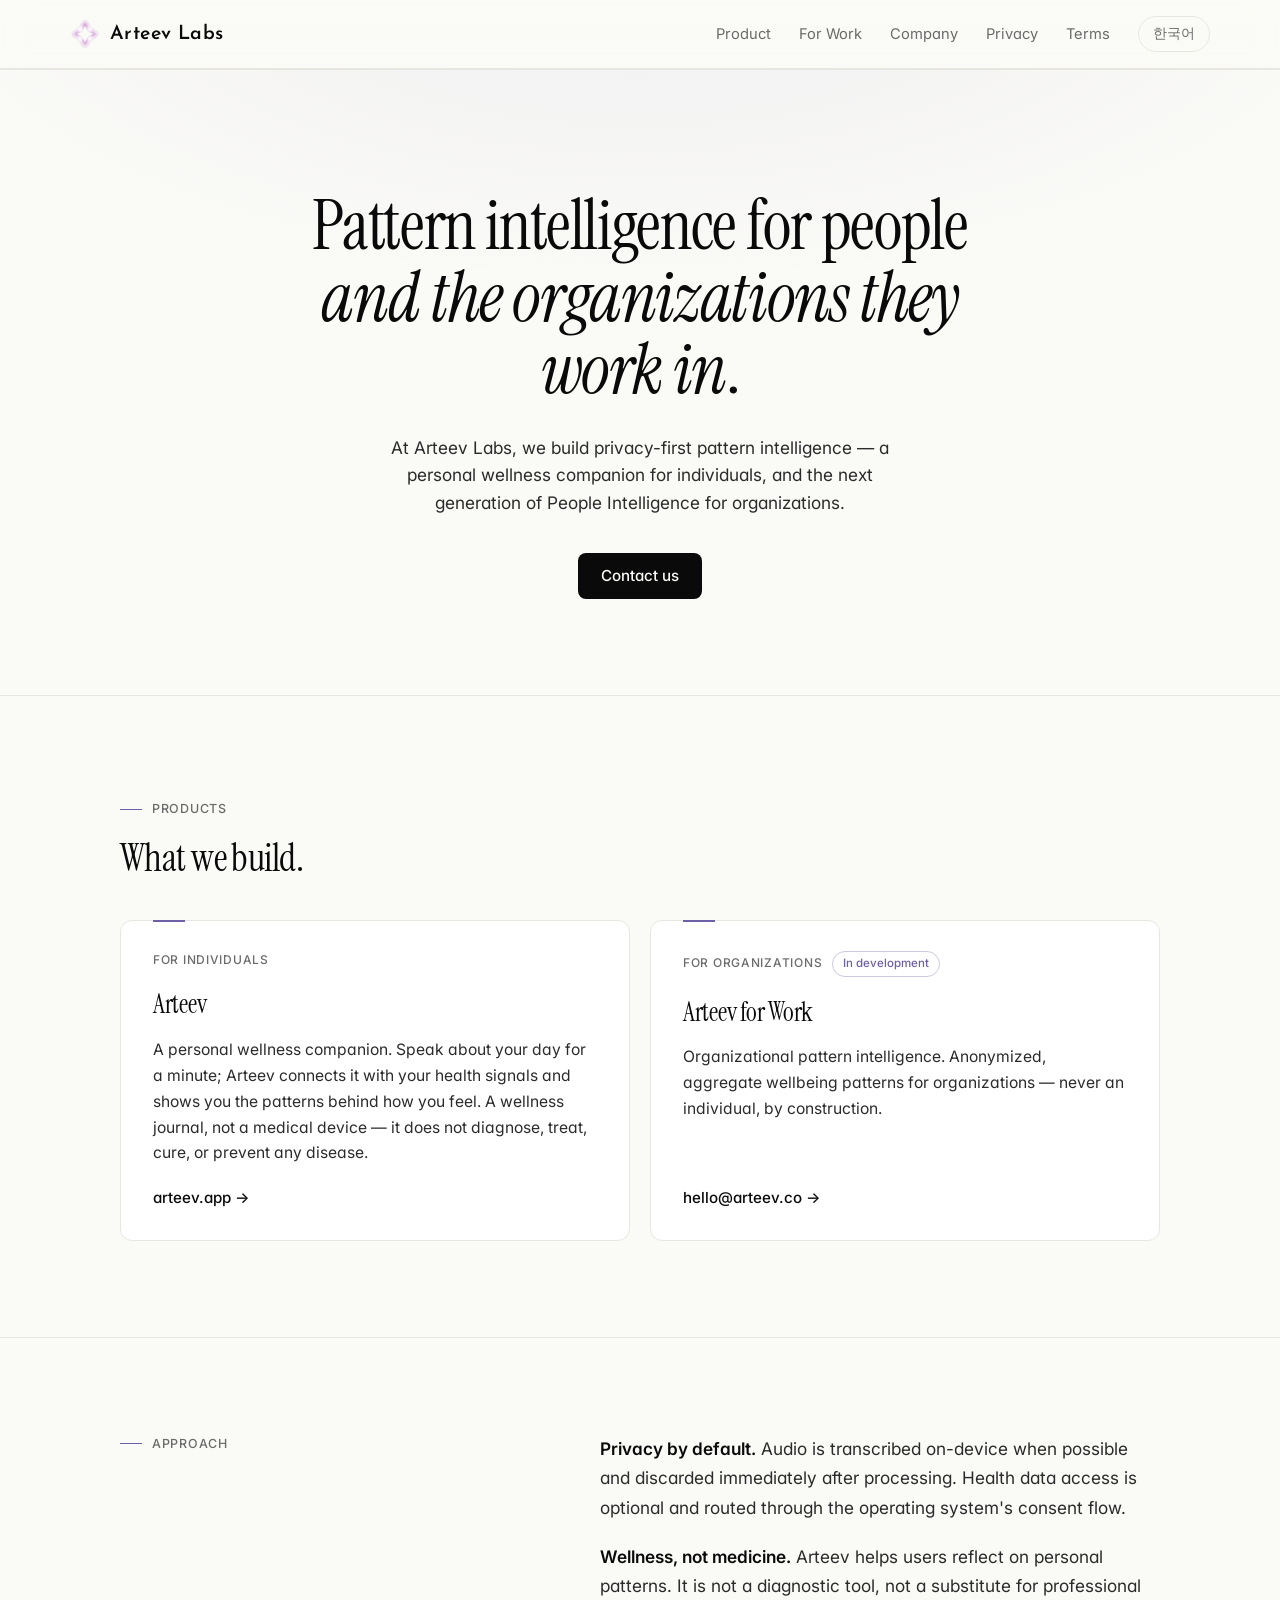
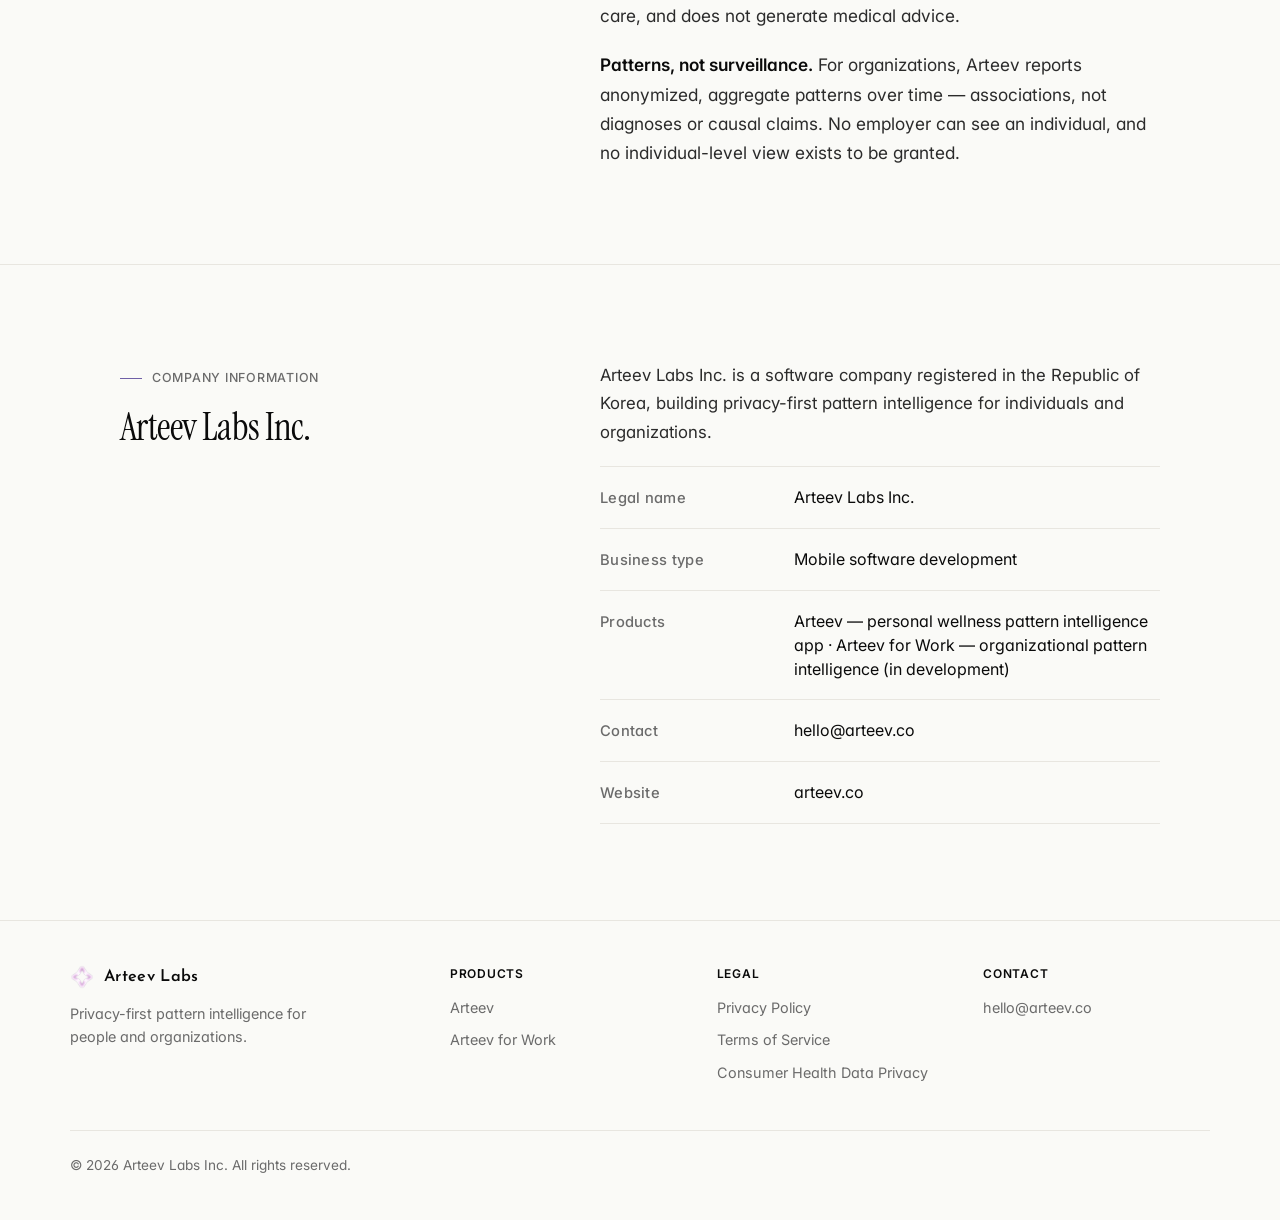
<file: index.html>
<!doctype html>
<html lang="en">
<head>
  <meta charset="utf-8">
  <meta name="viewport" content="width=device-width, initial-scale=1">
  <title>Arteev Labs Inc. | Pattern intelligence for people and organizations</title>
  <meta name="description" content="Arteev Labs Inc. builds privacy-first pattern intelligence: a personal wellness app for individuals, and the next generation of People Intelligence for organizations.">
  <link rel="canonical" href="https://arteev.co/">
  <link rel="alternate" hreflang="en" href="https://arteev.co/">
  <link rel="alternate" hreflang="ko" href="https://arteev.co/index-ko.html">
  <link rel="alternate" hreflang="x-default" href="https://arteev.co/">
  <script>
    (function() {
      var lang;
      try { lang = localStorage.getItem("arteev-lang"); } catch(e) {}
      if (lang === "ko") location.replace("index-ko.html");
    })();
  </script>
  <meta property="og:type" content="website">
  <meta property="og:url" content="https://arteev.co/">
  <meta property="og:title" content="Arteev Labs Inc. | Pattern intelligence for people and organizations">
  <meta property="og:description" content="Arteev Labs Inc. builds privacy-first pattern intelligence: a personal wellness app for individuals, and the next generation of People Intelligence for organizations.">
  <meta property="og:image" content="https://arteev.co/assets/favicon-180.png">
  <meta name="twitter:card" content="summary">
  <meta name="twitter:title" content="Arteev Labs Inc.">
  <meta name="twitter:description" content="Privacy-first pattern intelligence: a personal wellness app, and the next generation of People Intelligence for organizations.">
  <meta name="twitter:image" content="https://arteev.co/assets/favicon-180.png">
  <link rel="icon" type="image/png" sizes="32x32" href="assets/favicon-32.png?v=20260531d">
  <link rel="icon" type="image/png" sizes="16x16" href="assets/favicon-16.png?v=20260531d">
  <link rel="apple-touch-icon" sizes="180x180" href="assets/favicon-180.png?v=20260531d">
  <link rel="preconnect" href="https://fonts.googleapis.com">
  <link rel="preconnect" href="https://fonts.gstatic.com" crossorigin>
  <link href="https://fonts.googleapis.com/css2?family=Inter:wght@400;500;600;700&family=Instrument+Serif:ital@0;1&family=Josefin+Sans:wght@400;500;600&display=swap" rel="stylesheet">
  <link rel="stylesheet" href="styles.css?v=20260725b">
  <script type="application/ld+json">
  {
    "@context": "https://schema.org",
    "@type": "Organization",
    "name": "Arteev Labs Inc.",
    "url": "https://arteev.co/",
    "logo": "https://arteev.co/assets/favicon-180.png",
    "email": "hello@arteev.co",
    "description": "Arteev Labs Inc. builds privacy-first pattern intelligence: a personal wellness app for individuals, and the next generation of People Intelligence for organizations."
  }
  </script>
</head>
<body>
  <header class="site-header">
    <div class="container nav">
      <a class="brand" href="index.html" aria-label="Arteev Labs Inc. home">
        <img class="logo-mark" src="assets/iconA.png?v=20260531d" alt="">
        <span>Arteev Labs</span>
      </a>
      <nav class="nav-links" aria-label="Primary navigation">
        <a href="#product">Product</a>
        <a href="#work">For Work</a>
        <a href="#company">Company</a>
        <a href="privacy.html">Privacy</a>
        <a href="terms.html">Terms</a>
        <a href="index-ko.html" data-lang="ko" class="nav-lang" lang="ko">한국어</a>
      </nav>
    </div>
  </header>

  <main>
    <section class="hero">
      <div class="container">
        <div class="hero-inner">
          <h1>Pattern intelligence for people <em>and the organizations they work in</em>.</h1>
          <p class="hero-lead">
            At Arteev Labs, we build privacy-first pattern intelligence &mdash; a personal
            wellness companion for individuals, and the next generation of
            People&nbsp;Intelligence for organizations.
          </p>
          <div class="hero-actions">
            <a class="button primary" href="mailto:hello@arteev.co">Contact us</a>
          </div>
        </div>
      </div>
    </section>

    <section id="product">
      <div class="container">
        <div class="duo-heading reveal">
          <div class="section-eyebrow">Products</div>
          <h2>What we build.</h2>
        </div>
        <div class="duo reveal">
          <div class="duo-card">
            <div class="duo-card__meta">
              <span class="duo-card__eyebrow">For individuals</span>
            </div>
            <h3>Arteev</h3>
            <p>A personal wellness companion. Speak about your day for a minute; Arteev
            connects it with your health signals and shows you the patterns behind how you
            feel. A wellness journal, not a medical device &mdash; it does not diagnose,
            treat, cure, or prevent any disease.</p>
            <a class="text-link" href="https://arteev.app" target="_blank" rel="noopener">arteev.app &rarr;</a>
          </div>
          <div class="duo-card" id="work">
            <div class="duo-card__meta">
              <span class="duo-card__eyebrow">For organizations</span>
              <span class="status-badge">In development</span>
            </div>
            <h3>Arteev for Work</h3>
            <p>Organizational pattern intelligence. Anonymized, aggregate wellbeing
            patterns for organizations &mdash; never an individual, by construction.</p>
            <a class="text-link" href="mailto:hello@arteev.co">hello@arteev.co &rarr;</a>
          </div>
        </div>
      </div>
    </section>

    <section>
      <div class="container">
        <div class="mission reveal">
          <div class="mission-label">Approach</div>
          <div class="mission-body">
            <p>
              <strong>Privacy by default.</strong> Audio is transcribed on-device when possible and discarded
              immediately after processing. Health data access is optional and routed through the operating
              system's consent flow.
            </p>
            <p>
              <strong>Wellness, not medicine.</strong> Arteev helps users reflect on personal patterns. It is
              not a diagnostic tool, not a substitute for professional care, and does not generate medical
              advice.
            </p>
            <p>
              <strong>Patterns, not surveillance.</strong> For organizations, Arteev reports anonymized,
              aggregate patterns over time &mdash; associations, not diagnoses or causal claims. No employer
              can see an individual, and no individual-level view exists to be granted.
            </p>
          </div>
        </div>
      </div>
    </section>

    <section id="company">
      <div class="container">
        <div class="split reveal">
          <div class="split__head">
            <div class="section-eyebrow">Company information</div>
            <h2>Arteev Labs Inc.</h2>
          </div>
          <div class="split__body">
            <p>
              Arteev Labs Inc. is a software company registered in the Republic of Korea,
              building privacy-first pattern intelligence for individuals and organizations.
            </p>

            <div class="company-panel">
          <div class="company-row">
            <div class="company-label">Legal name</div>
            <div>Arteev Labs Inc.</div>
          </div>
          <div class="company-row">
            <div class="company-label">Business type</div>
            <div>Mobile software development</div>
          </div>
          <div class="company-row">
            <div class="company-label">Products</div>
            <div>Arteev &mdash; personal wellness pattern intelligence app &middot;
            Arteev for Work &mdash; organizational pattern intelligence (in development)</div>
          </div>
          <div class="company-row">
            <div class="company-label">Contact</div>
            <div><a href="mailto:hello@arteev.co">hello@arteev.co</a></div>
          </div>
          <div class="company-row">
            <div class="company-label">Website</div>
            <div><a href="https://arteev.co">arteev.co</a></div>
          </div>
            </div>
          </div>
        </div>
      </div>
    </section>
  </main>

  <footer class="site-footer">
    <div class="container">
      <div class="footer-top">
        <div>
          <div class="footer-brand">
            <img src="assets/iconA.png?v=20260531d" alt="">
            <span>Arteev Labs</span>
          </div>
          <p class="footer-desc">Privacy-first pattern intelligence for people and
          organizations.</p>
        </div>
        <div class="footer-col">
          <h4>Products</h4>
          <ul>
            <li><a href="https://arteev.app" target="_blank" rel="noopener">Arteev</a></li>
            <li><a href="#work">Arteev for Work</a></li>
          </ul>
        </div>
        <div class="footer-col">
          <h4>Legal</h4>
          <ul>
            <li><a href="privacy.html">Privacy Policy</a></li>
            <li><a href="terms.html">Terms of Service</a></li>
            <li><a href="consumer-health-data-privacy-en.html">Consumer Health Data Privacy</a></li>
          </ul>
        </div>
        <div class="footer-col">
          <h4>Contact</h4>
          <ul>
            <li><a href="mailto:hello@arteev.co">hello@arteev.co</a></li>
          </ul>
        </div>
      </div>
      <div class="footer-bottom">
        <div>&copy; <span id="year"></span> Arteev Labs Inc. All rights reserved.</div>
      </div>
    </div>
  </footer>

  <script>
    document.getElementById("year").textContent = new Date().getFullYear();
    document.querySelectorAll("[data-lang]").forEach(function(a) {
      a.addEventListener("click", function() {
        try { localStorage.setItem("arteev-lang", a.dataset.lang); } catch(e) {}
      });
    });
    (function() {
      if (window.matchMedia("(prefers-reduced-motion: reduce)").matches
          || !("IntersectionObserver" in window)) return;
      var els = Array.prototype.slice.call(document.querySelectorAll(".reveal"));
      var io = new IntersectionObserver(function(entries) {
        entries.forEach(function(e) {
          if (e.isIntersecting) {
            e.target.classList.add("reveal-in");
            io.unobserve(e.target);
          }
        });
      }, { threshold: 0.12 });
      els.forEach(function(el) {
        // Above-the-fold content is never hidden; fail-open below.
        if (el.getBoundingClientRect().top < window.innerHeight) return;
        el.classList.add("reveal-init");
        io.observe(el);
      });
      setTimeout(function() {
        els.forEach(function(el) { el.classList.add("reveal-in"); });
      }, 3000);
    })();
  </script>
</body>
</html>
</file>
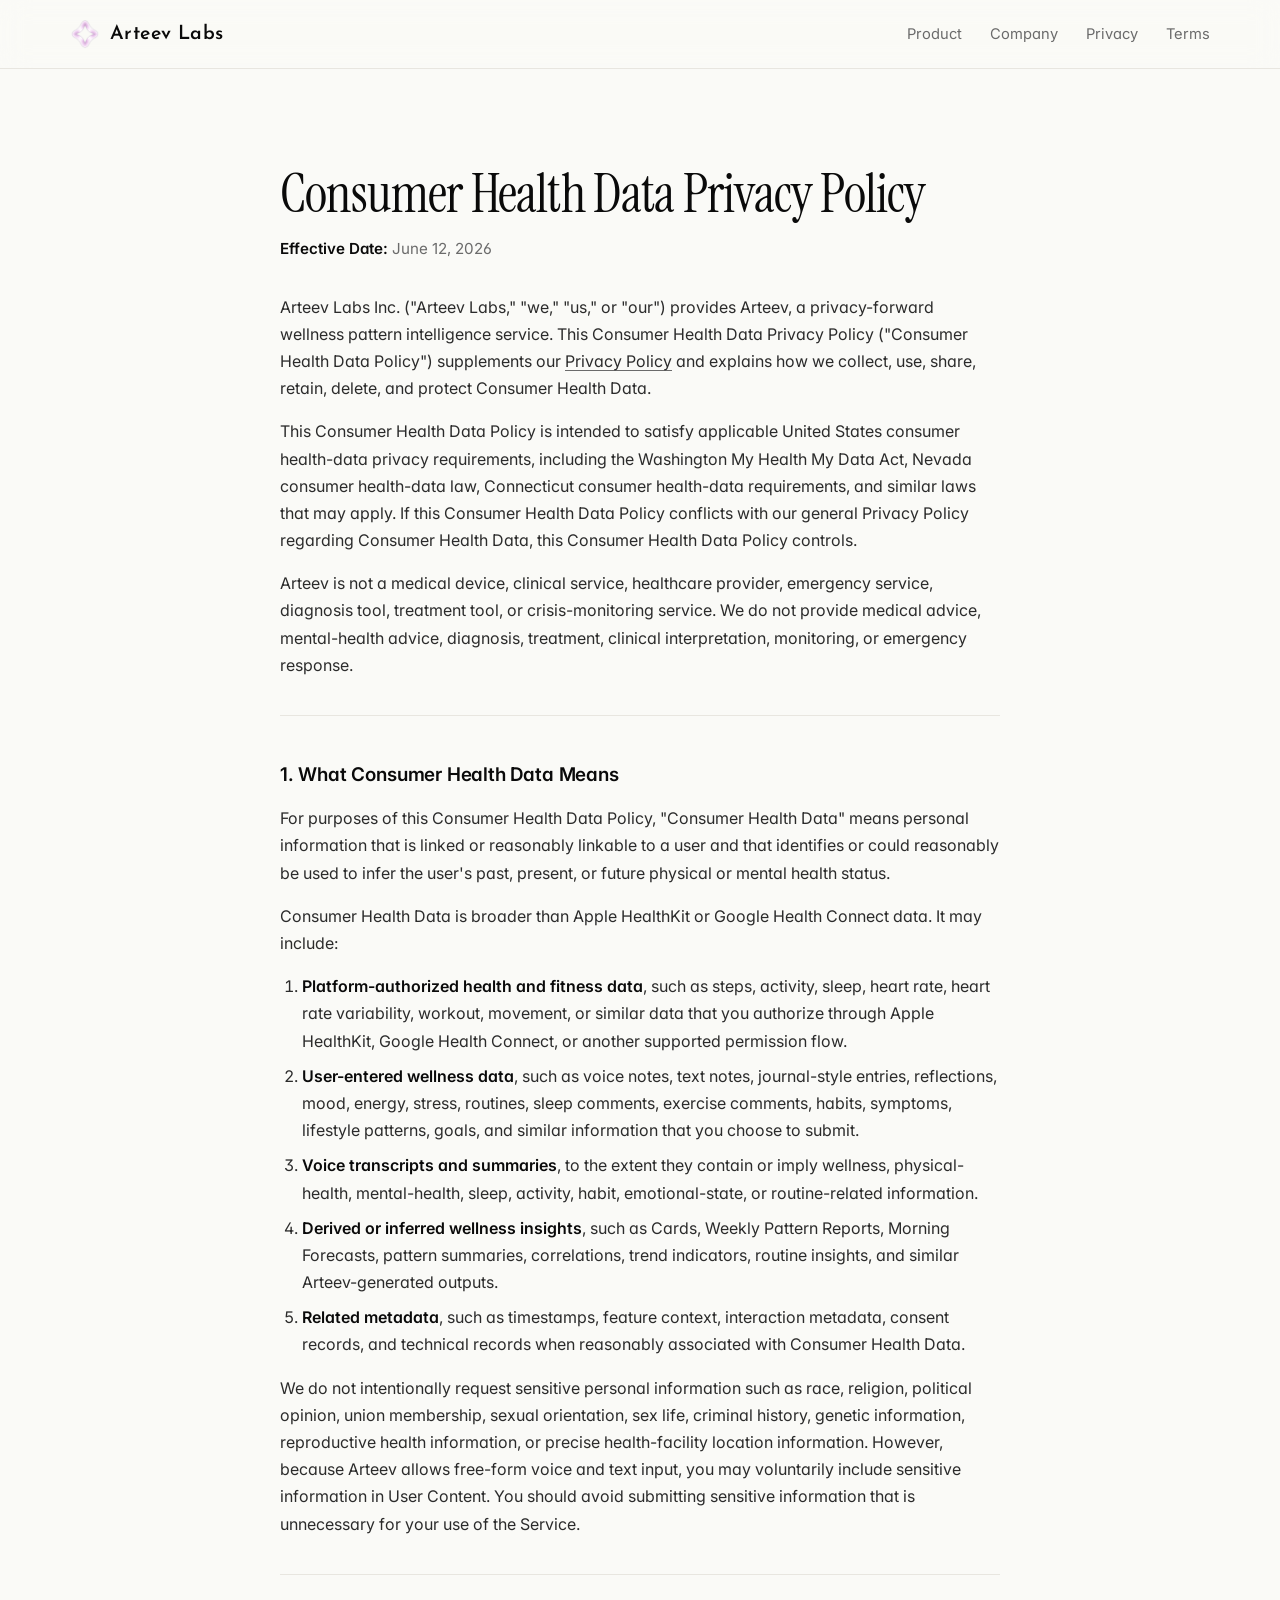
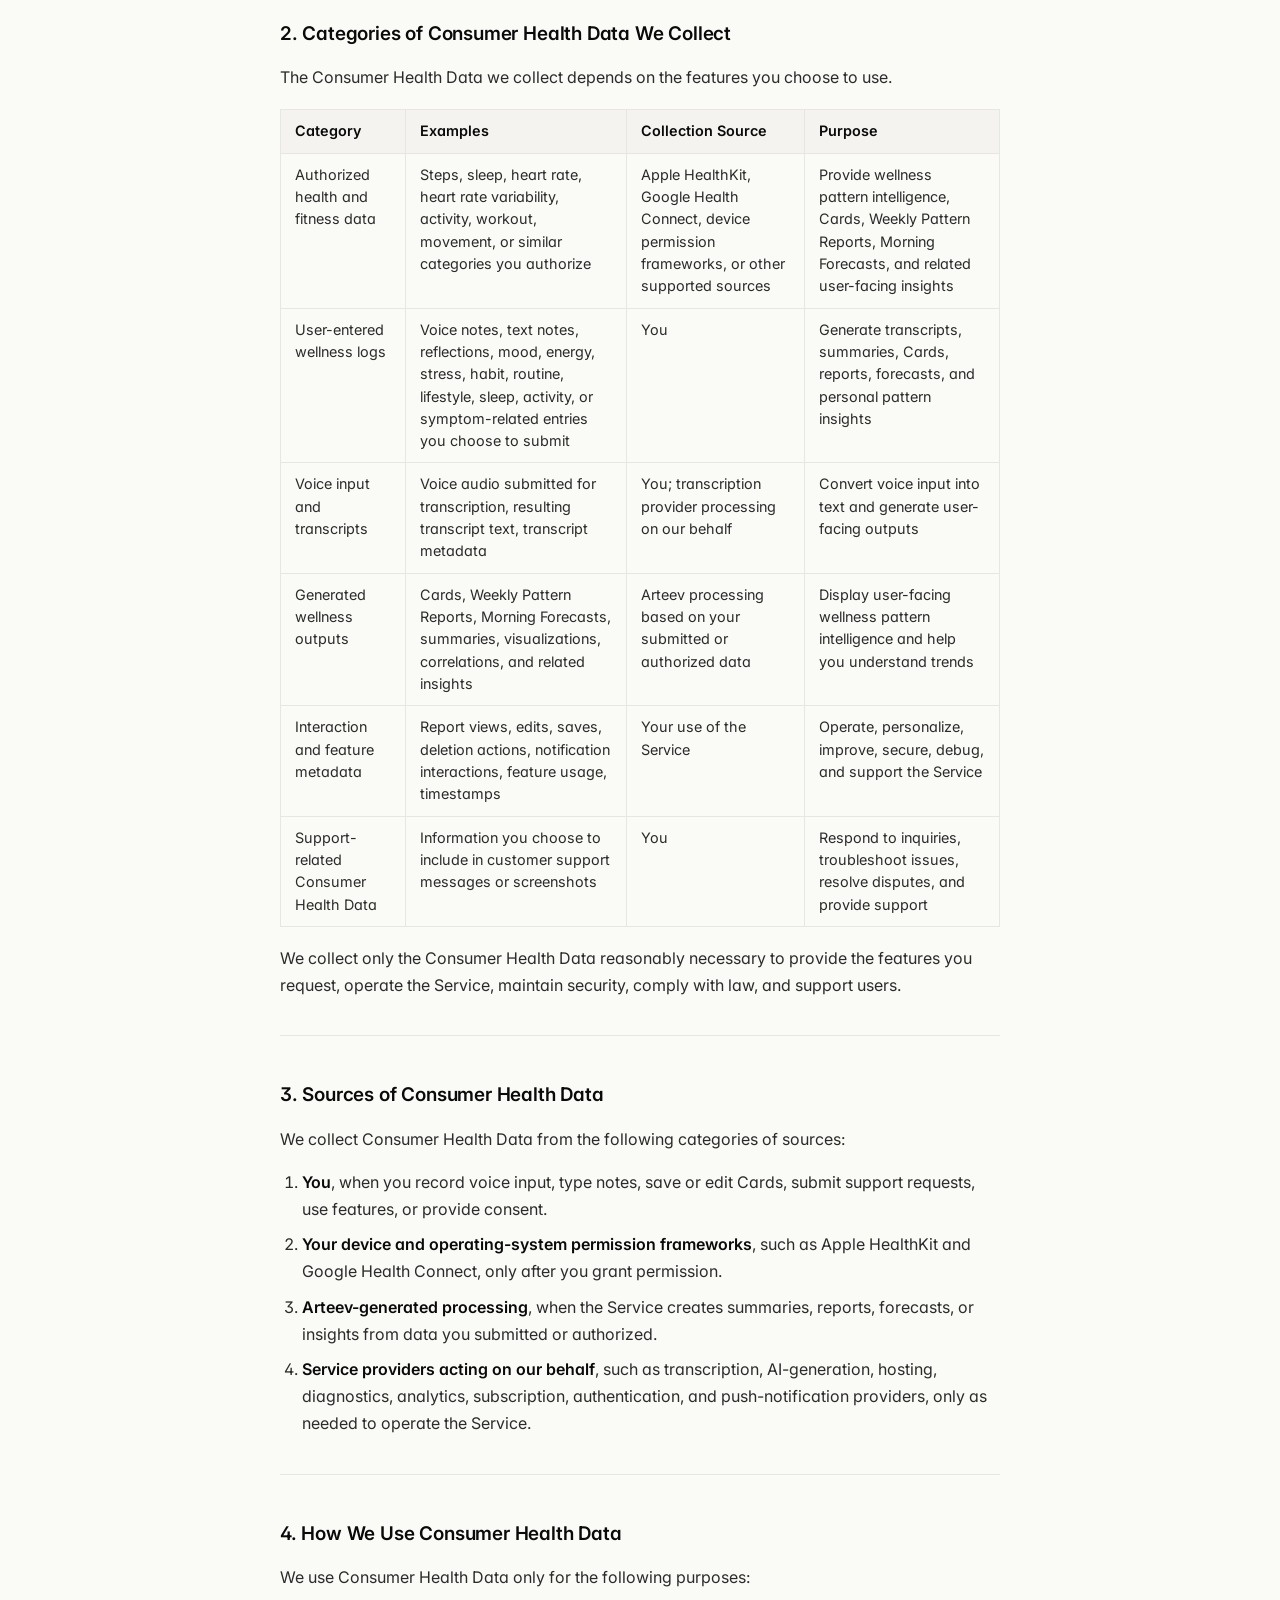
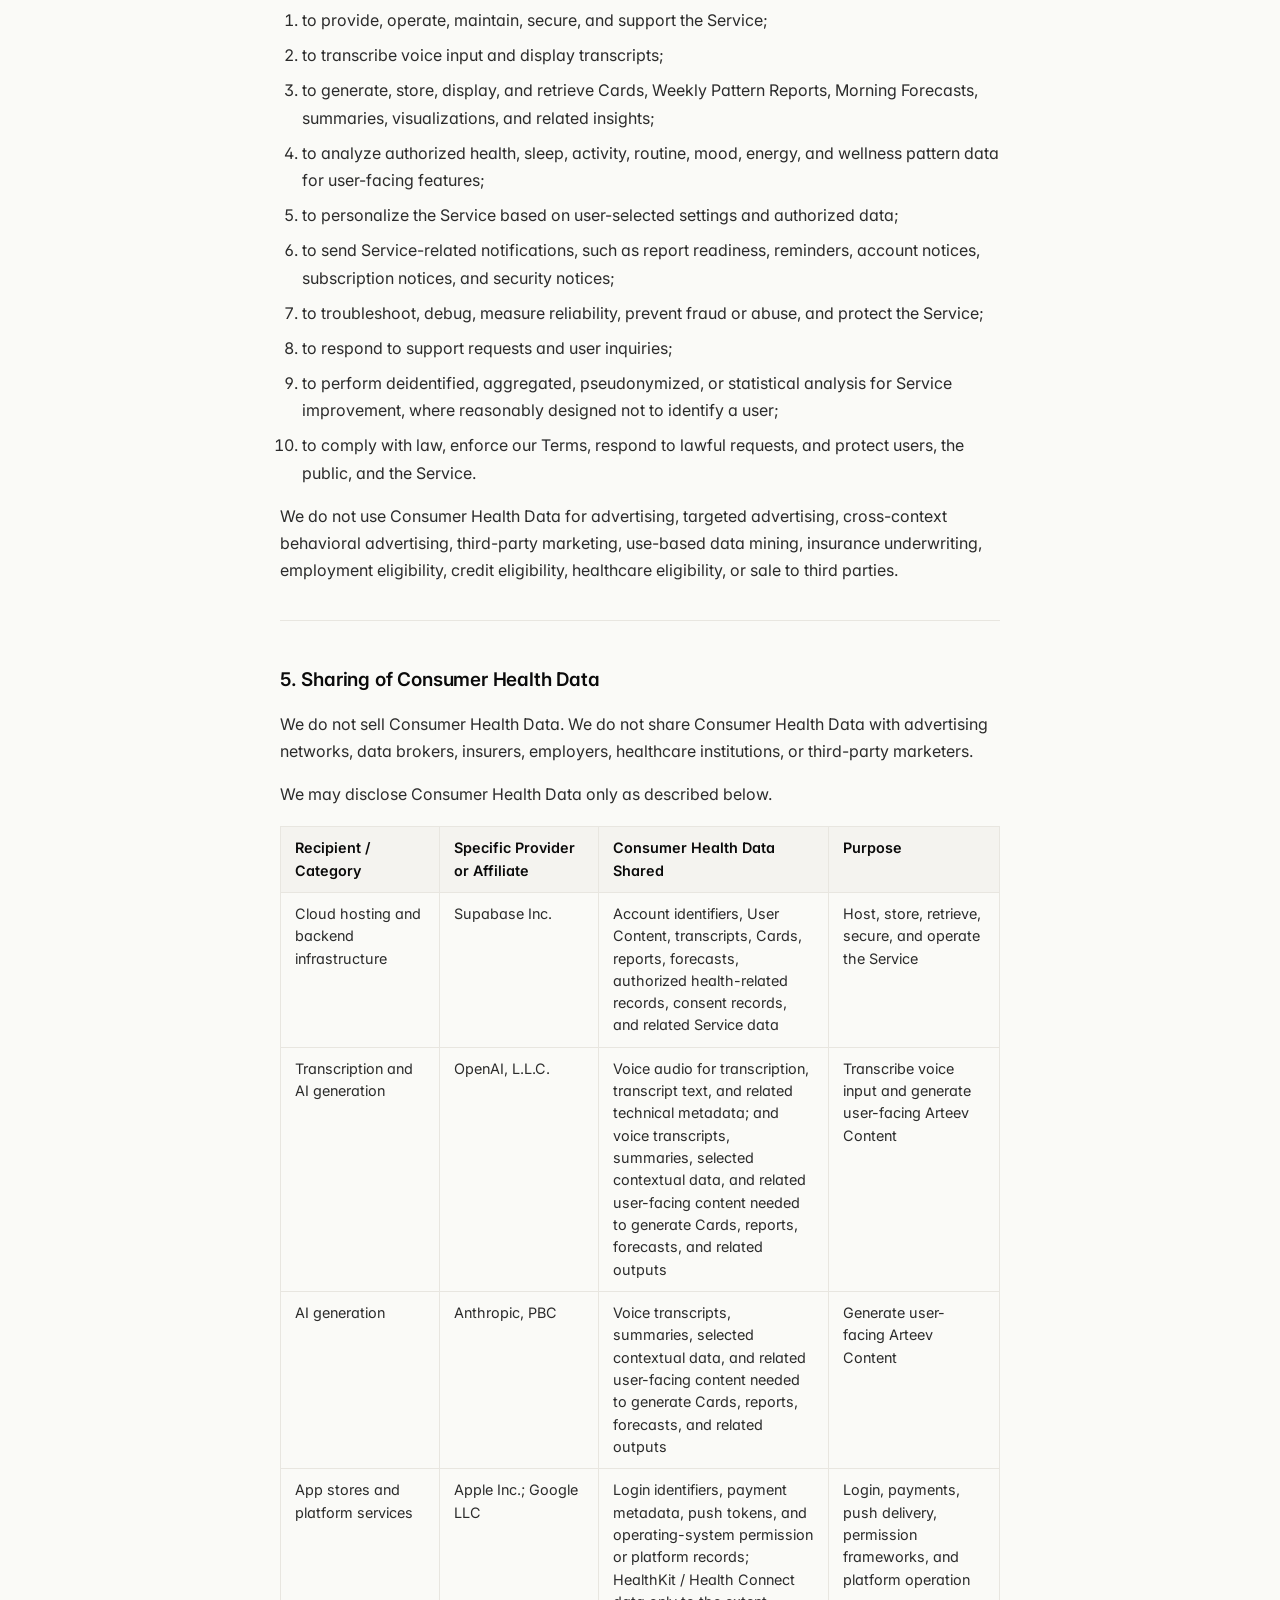
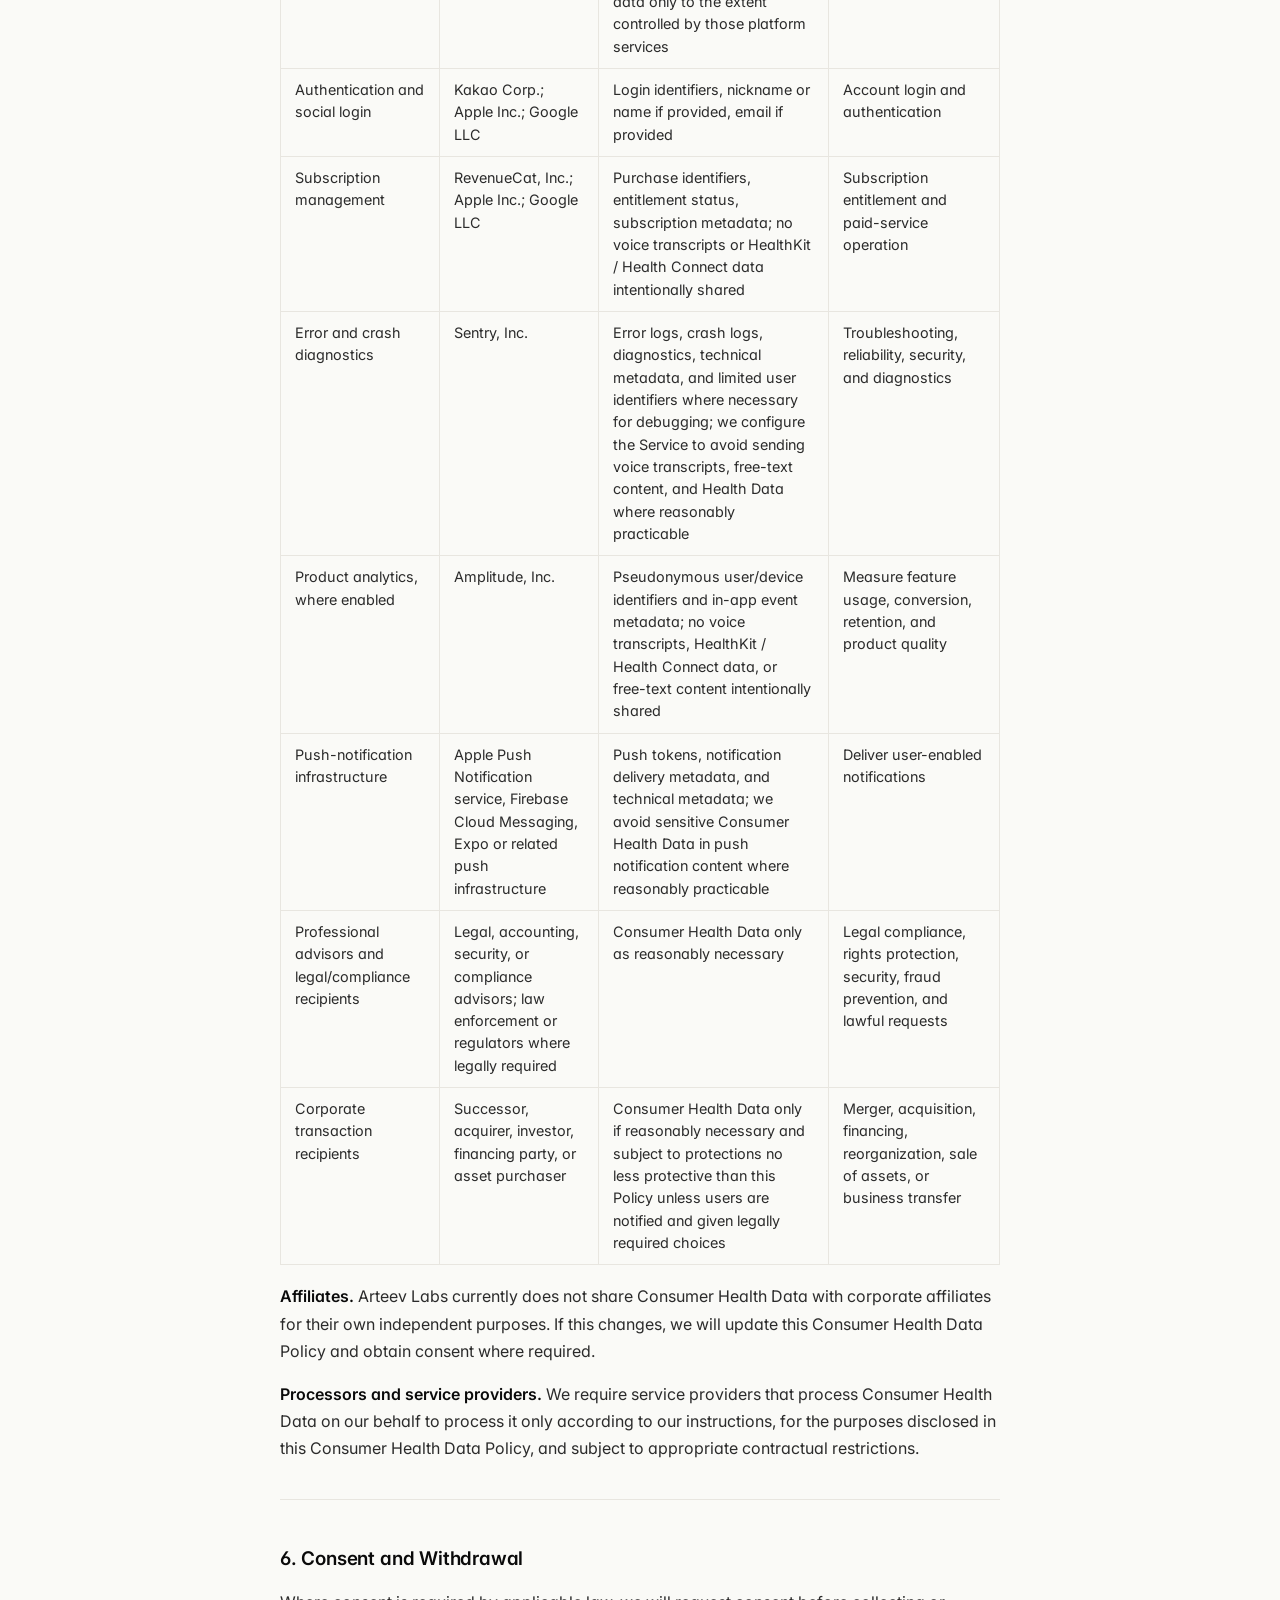
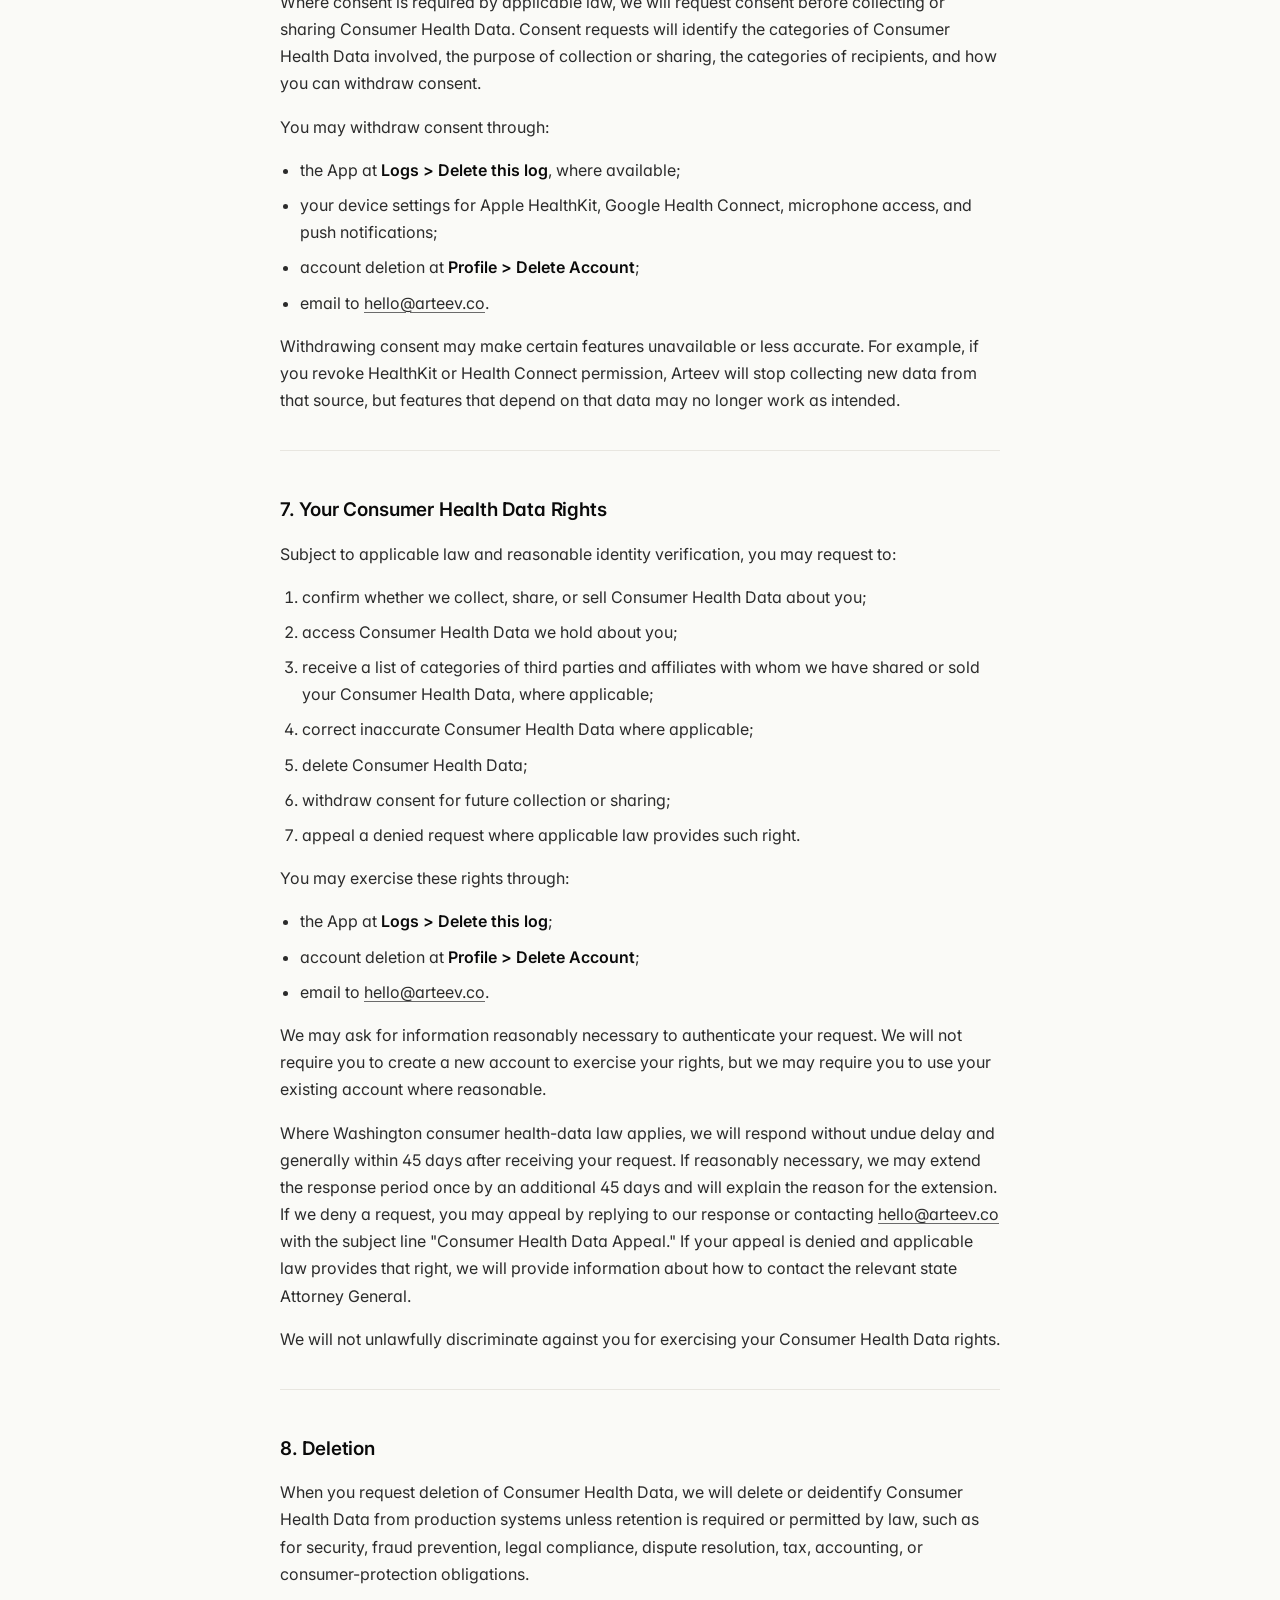
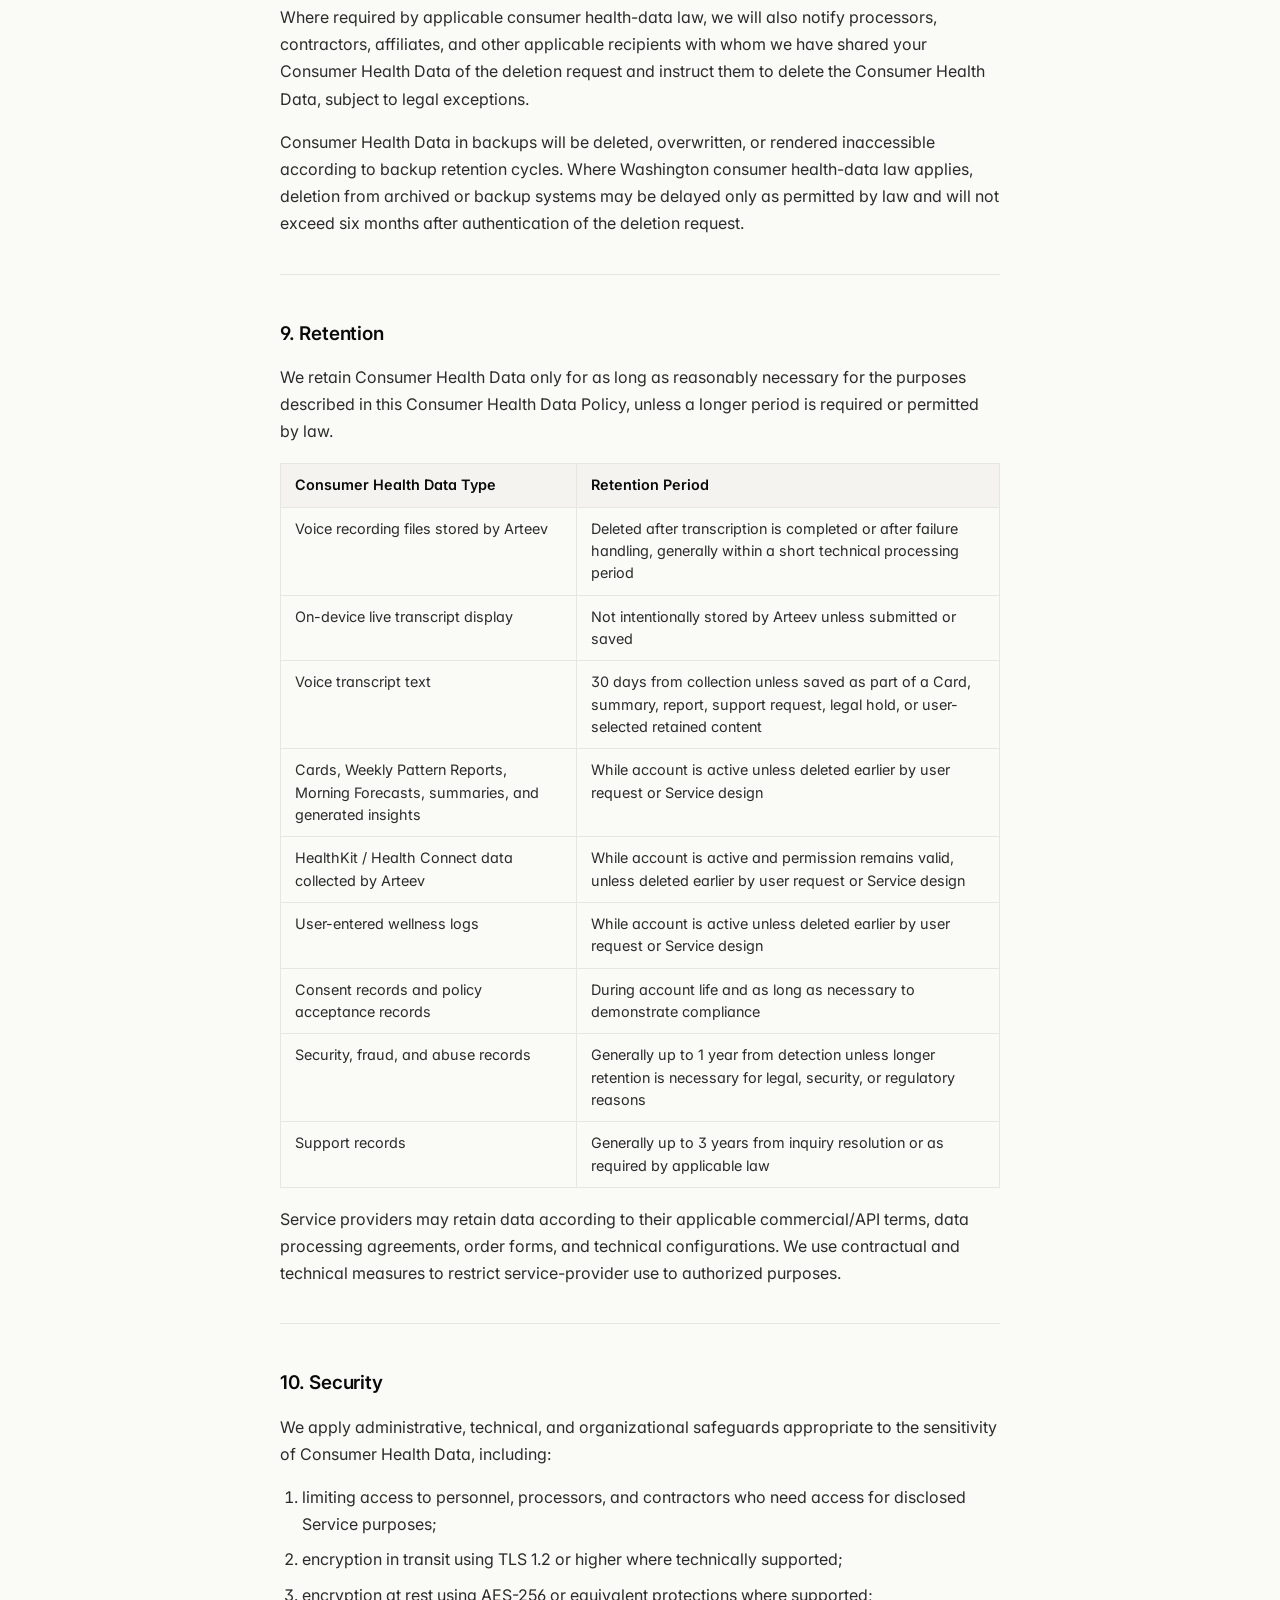
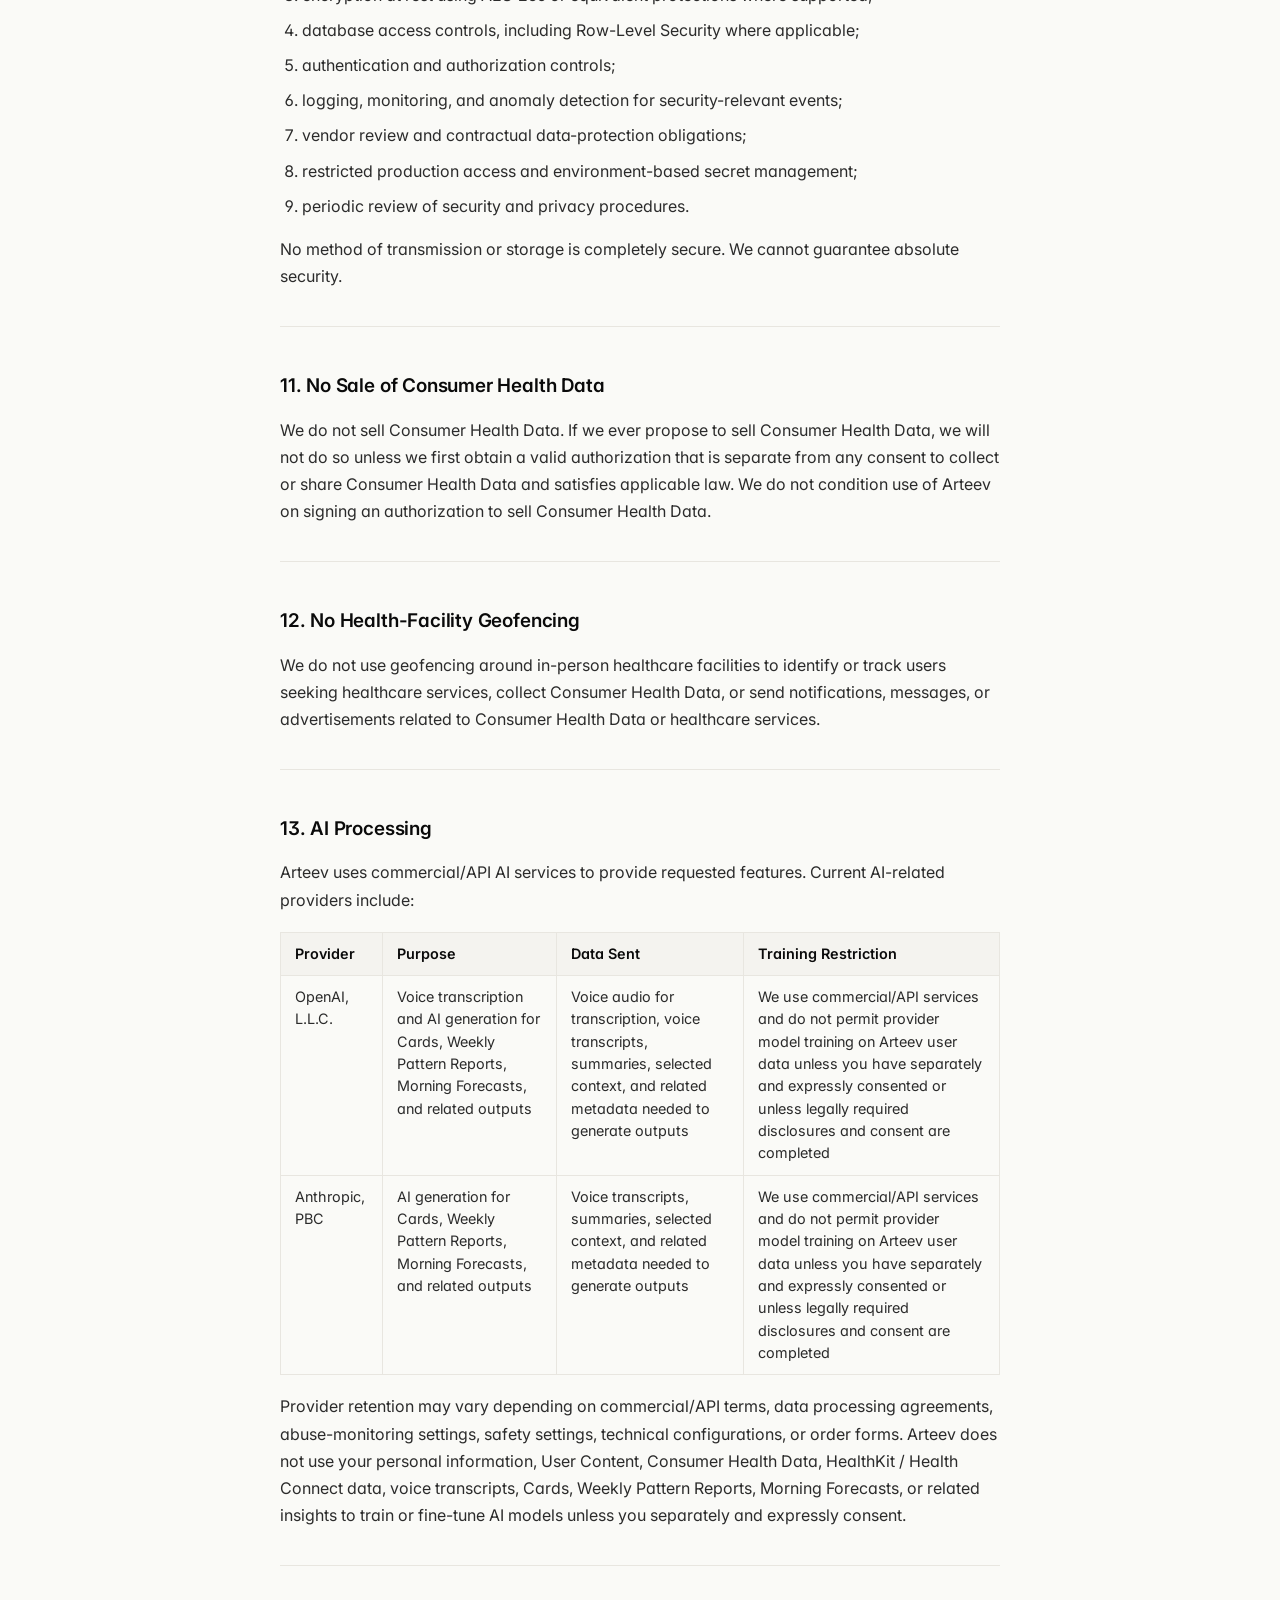
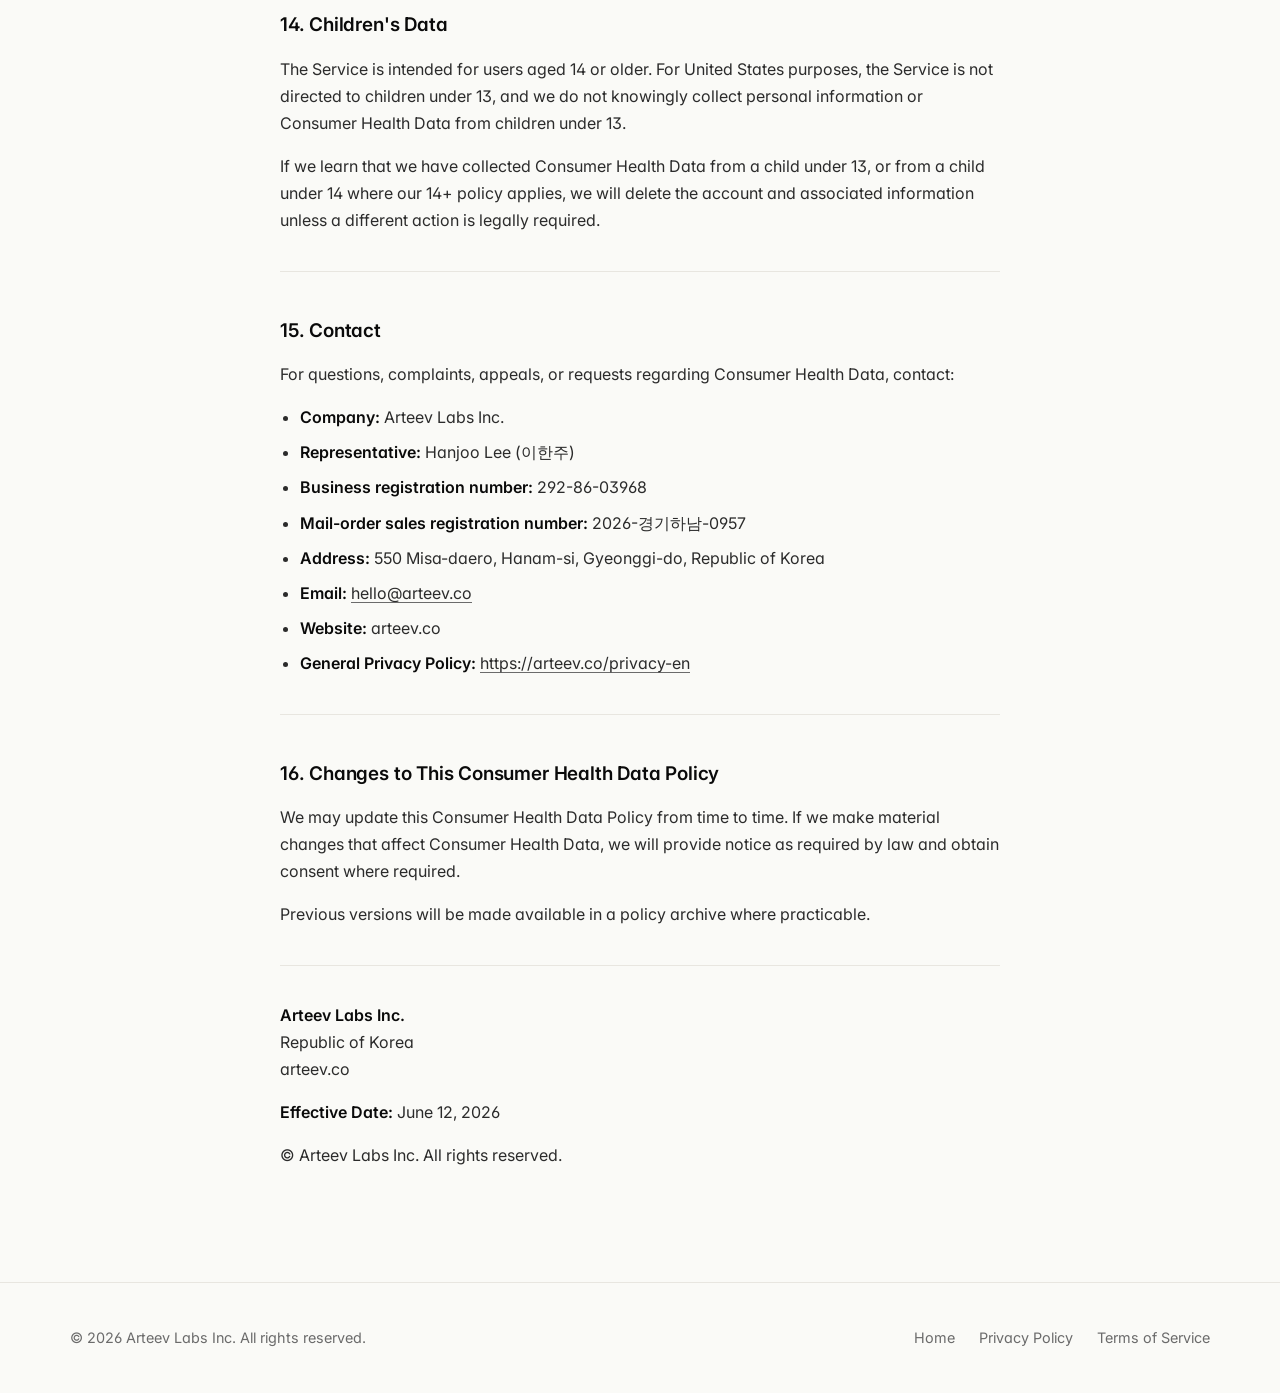
<file: consumer-health-data-privacy-en.html>
<!doctype html>
<html lang="en">
<head>
  <meta charset="utf-8">
  <meta name="viewport" content="width=device-width, initial-scale=1">
  <title>Consumer Health Data Privacy Policy | Arteev Labs Inc.</title>
  <meta name="description" content="Consumer Health Data Privacy Policy for Arteev Labs Inc.">
  <link rel="icon" type="image/png" sizes="32x32" href="assets/favicon-32.png?v=20260531d">
  <link rel="icon" type="image/png" sizes="16x16" href="assets/favicon-16.png?v=20260531d">
  <link rel="apple-touch-icon" sizes="180x180" href="assets/favicon-180.png?v=20260531d">
  <link rel="preconnect" href="https://fonts.googleapis.com">
  <link rel="preconnect" href="https://fonts.gstatic.com" crossorigin>
  <link href="https://fonts.googleapis.com/css2?family=Inter:wght@400;500;600;700&family=Instrument+Serif:ital@0;1&family=Josefin+Sans:wght@400;500;600&family=Noto+Sans+KR:wght@400;500;600;700&display=swap" rel="stylesheet">
  <link rel="stylesheet" href="styles.css?v=20260725b">
</head>
<body>
  <header class="site-header">
    <div class="container nav">
      <a class="brand" href="index.html" aria-label="Arteev Labs Inc. home">
        <img class="logo-mark" src="assets/iconA.png?v=20260531d" alt="">
        <span>Arteev Labs</span>
      </a>
      <nav class="nav-links" aria-label="Primary navigation">
        <a href="index.html#product">Product</a>
        <a href="index.html#company">Company</a>
        <a href="privacy.html">Privacy</a>
        <a href="terms.html">Terms</a>
      </nav>
    </div>
  </header>

  <main class="legal-page">
    <div class="container legal-content">

      <h1>Consumer Health Data Privacy Policy</h1>
      <p class="effective-date"><strong>Effective Date:</strong> June 12, 2026</p>

<p>Arteev Labs Inc. (&quot;Arteev Labs,&quot; &quot;we,&quot; &quot;us,&quot; or &quot;our&quot;) provides Arteev, a privacy-forward wellness pattern intelligence service. This Consumer Health Data Privacy Policy (&quot;Consumer Health Data Policy&quot;) supplements our <a href="privacy-en.html">Privacy Policy</a> and explains how we collect, use, share, retain, delete, and protect Consumer Health Data.</p>
<p>This Consumer Health Data Policy is intended to satisfy applicable United States consumer health-data privacy requirements, including the Washington My Health My Data Act, Nevada consumer health-data law, Connecticut consumer health-data requirements, and similar laws that may apply. If this Consumer Health Data Policy conflicts with our general Privacy Policy regarding Consumer Health Data, this Consumer Health Data Policy controls.</p>
<p>Arteev is not a medical device, clinical service, healthcare provider, emergency service, diagnosis tool, treatment tool, or crisis-monitoring service. We do not provide medical advice, mental-health advice, diagnosis, treatment, clinical interpretation, monitoring, or emergency response.</p>
<hr>
<h2>1. What Consumer Health Data Means</h2>
<p>For purposes of this Consumer Health Data Policy, &quot;Consumer Health Data&quot; means personal information that is linked or reasonably linkable to a user and that identifies or could reasonably be used to infer the user&#39;s past, present, or future physical or mental health status.</p>
<p>Consumer Health Data is broader than Apple HealthKit or Google Health Connect data. It may include:</p>
<ol>
<li><strong>Platform-authorized health and fitness data</strong>, such as steps, activity, sleep, heart rate, heart rate variability, workout, movement, or similar data that you authorize through Apple HealthKit, Google Health Connect, or another supported permission flow.</li>
<li><strong>User-entered wellness data</strong>, such as voice notes, text notes, journal-style entries, reflections, mood, energy, stress, routines, sleep comments, exercise comments, habits, symptoms, lifestyle patterns, goals, and similar information that you choose to submit.</li>
<li><strong>Voice transcripts and summaries</strong>, to the extent they contain or imply wellness, physical-health, mental-health, sleep, activity, habit, emotional-state, or routine-related information.</li>
<li><strong>Derived or inferred wellness insights</strong>, such as Cards, Weekly Pattern Reports, Morning Forecasts, pattern summaries, correlations, trend indicators, routine insights, and similar Arteev-generated outputs.</li>
<li><strong>Related metadata</strong>, such as timestamps, feature context, interaction metadata, consent records, and technical records when reasonably associated with Consumer Health Data.</li>
</ol>
<p>We do not intentionally request sensitive personal information such as race, religion, political opinion, union membership, sexual orientation, sex life, criminal history, genetic information, reproductive health information, or precise health-facility location information. However, because Arteev allows free-form voice and text input, you may voluntarily include sensitive information in User Content. You should avoid submitting sensitive information that is unnecessary for your use of the Service.</p>
<hr>
<h2>2. Categories of Consumer Health Data We Collect</h2>
<p>The Consumer Health Data we collect depends on the features you choose to use.</p>
<table>
<thead>
<tr>
<th>Category</th>
<th>Examples</th>
<th>Collection Source</th>
<th>Purpose</th>
</tr>
</thead>
<tbody><tr>
<td>Authorized health and fitness data</td>
<td>Steps, sleep, heart rate, heart rate variability, activity, workout, movement, or similar categories you authorize</td>
<td>Apple HealthKit, Google Health Connect, device permission frameworks, or other supported sources</td>
<td>Provide wellness pattern intelligence, Cards, Weekly Pattern Reports, Morning Forecasts, and related user-facing insights</td>
</tr>
<tr>
<td>User-entered wellness logs</td>
<td>Voice notes, text notes, reflections, mood, energy, stress, habit, routine, lifestyle, sleep, activity, or symptom-related entries you choose to submit</td>
<td>You</td>
<td>Generate transcripts, summaries, Cards, reports, forecasts, and personal pattern insights</td>
</tr>
<tr>
<td>Voice input and transcripts</td>
<td>Voice audio submitted for transcription, resulting transcript text, transcript metadata</td>
<td>You; transcription provider processing on our behalf</td>
<td>Convert voice input into text and generate user-facing outputs</td>
</tr>
<tr>
<td>Generated wellness outputs</td>
<td>Cards, Weekly Pattern Reports, Morning Forecasts, summaries, visualizations, correlations, and related insights</td>
<td>Arteev processing based on your submitted or authorized data</td>
<td>Display user-facing wellness pattern intelligence and help you understand trends</td>
</tr>
<tr>
<td>Interaction and feature metadata</td>
<td>Report views, edits, saves, deletion actions, notification interactions, feature usage, timestamps</td>
<td>Your use of the Service</td>
<td>Operate, personalize, improve, secure, debug, and support the Service</td>
</tr>
<tr>
<td>Support-related Consumer Health Data</td>
<td>Information you choose to include in customer support messages or screenshots</td>
<td>You</td>
<td>Respond to inquiries, troubleshoot issues, resolve disputes, and provide support</td>
</tr>
</tbody></table>
<p>We collect only the Consumer Health Data reasonably necessary to provide the features you request, operate the Service, maintain security, comply with law, and support users.</p>
<hr>
<h2>3. Sources of Consumer Health Data</h2>
<p>We collect Consumer Health Data from the following categories of sources:</p>
<ol>
<li><strong>You</strong>, when you record voice input, type notes, save or edit Cards, submit support requests, use features, or provide consent.</li>
<li><strong>Your device and operating-system permission frameworks</strong>, such as Apple HealthKit and Google Health Connect, only after you grant permission.</li>
<li><strong>Arteev-generated processing</strong>, when the Service creates summaries, reports, forecasts, or insights from data you submitted or authorized.</li>
<li><strong>Service providers acting on our behalf</strong>, such as transcription, AI-generation, hosting, diagnostics, analytics, subscription, authentication, and push-notification providers, only as needed to operate the Service.</li>
</ol>
<hr>
<h2>4. How We Use Consumer Health Data</h2>
<p>We use Consumer Health Data only for the following purposes:</p>
<ol>
<li>to provide, operate, maintain, secure, and support the Service;</li>
<li>to transcribe voice input and display transcripts;</li>
<li>to generate, store, display, and retrieve Cards, Weekly Pattern Reports, Morning Forecasts, summaries, visualizations, and related insights;</li>
<li>to analyze authorized health, sleep, activity, routine, mood, energy, and wellness pattern data for user-facing features;</li>
<li>to personalize the Service based on user-selected settings and authorized data;</li>
<li>to send Service-related notifications, such as report readiness, reminders, account notices, subscription notices, and security notices;</li>
<li>to troubleshoot, debug, measure reliability, prevent fraud or abuse, and protect the Service;</li>
<li>to respond to support requests and user inquiries;</li>
<li>to perform deidentified, aggregated, pseudonymized, or statistical analysis for Service improvement, where reasonably designed not to identify a user;</li>
<li>to comply with law, enforce our Terms, respond to lawful requests, and protect users, the public, and the Service.</li>
</ol>
<p>We do not use Consumer Health Data for advertising, targeted advertising, cross-context behavioral advertising, third-party marketing, use-based data mining, insurance underwriting, employment eligibility, credit eligibility, healthcare eligibility, or sale to third parties.</p>
<hr>
<h2>5. Sharing of Consumer Health Data</h2>
<p>We do not sell Consumer Health Data. We do not share Consumer Health Data with advertising networks, data brokers, insurers, employers, healthcare institutions, or third-party marketers.</p>
<p>We may disclose Consumer Health Data only as described below.</p>
<table>
<thead>
<tr>
<th>Recipient / Category</th>
<th>Specific Provider or Affiliate</th>
<th>Consumer Health Data Shared</th>
<th>Purpose</th>
</tr>
</thead>
<tbody><tr>
<td>Cloud hosting and backend infrastructure</td>
<td>Supabase Inc.</td>
<td>Account identifiers, User Content, transcripts, Cards, reports, forecasts, authorized health-related records, consent records, and related Service data</td>
<td>Host, store, retrieve, secure, and operate the Service</td>
</tr>
<tr>
<td>Transcription and AI generation</td>
<td>OpenAI, L.L.C.</td>
<td>Voice audio for transcription, transcript text, and related technical metadata; and voice transcripts, summaries, selected contextual data, and related user-facing content needed to generate Cards, reports, forecasts, and related outputs</td>
<td>Transcribe voice input and generate user-facing Arteev Content</td>
</tr>
<tr>
<td>AI generation</td>
<td>Anthropic, PBC</td>
<td>Voice transcripts, summaries, selected contextual data, and related user-facing content needed to generate Cards, reports, forecasts, and related outputs</td>
<td>Generate user-facing Arteev Content</td>
</tr>
<tr>
<td>App stores and platform services</td>
<td>Apple Inc.; Google LLC</td>
<td>Login identifiers, payment metadata, push tokens, and operating-system permission or platform records; HealthKit / Health Connect data only to the extent controlled by those platform services</td>
<td>Login, payments, push delivery, permission frameworks, and platform operation</td>
</tr>
<tr>
<td>Authentication and social login</td>
<td>Kakao Corp.; Apple Inc.; Google LLC</td>
<td>Login identifiers, nickname or name if provided, email if provided</td>
<td>Account login and authentication</td>
</tr>
<tr>
<td>Subscription management</td>
<td>RevenueCat, Inc.; Apple Inc.; Google LLC</td>
<td>Purchase identifiers, entitlement status, subscription metadata; no voice transcripts or HealthKit / Health Connect data intentionally shared</td>
<td>Subscription entitlement and paid-service operation</td>
</tr>
<tr>
<td>Error and crash diagnostics</td>
<td>Sentry, Inc.</td>
<td>Error logs, crash logs, diagnostics, technical metadata, and limited user identifiers where necessary for debugging; we configure the Service to avoid sending voice transcripts, free-text content, and Health Data where reasonably practicable</td>
<td>Troubleshooting, reliability, security, and diagnostics</td>
</tr>
<tr>
<td>Product analytics, where enabled</td>
<td>Amplitude, Inc.</td>
<td>Pseudonymous user/device identifiers and in-app event metadata; no voice transcripts, HealthKit / Health Connect data, or free-text content intentionally shared</td>
<td>Measure feature usage, conversion, retention, and product quality</td>
</tr>
<tr>
<td>Push-notification infrastructure</td>
<td>Apple Push Notification service, Firebase Cloud Messaging, Expo or related push infrastructure</td>
<td>Push tokens, notification delivery metadata, and technical metadata; we avoid sensitive Consumer Health Data in push notification content where reasonably practicable</td>
<td>Deliver user-enabled notifications</td>
</tr>
<tr>
<td>Professional advisors and legal/compliance recipients</td>
<td>Legal, accounting, security, or compliance advisors; law enforcement or regulators where legally required</td>
<td>Consumer Health Data only as reasonably necessary</td>
<td>Legal compliance, rights protection, security, fraud prevention, and lawful requests</td>
</tr>
<tr>
<td>Corporate transaction recipients</td>
<td>Successor, acquirer, investor, financing party, or asset purchaser</td>
<td>Consumer Health Data only if reasonably necessary and subject to protections no less protective than this Policy unless users are notified and given legally required choices</td>
<td>Merger, acquisition, financing, reorganization, sale of assets, or business transfer</td>
</tr>
</tbody></table>
<p><strong>Affiliates.</strong> Arteev Labs currently does not share Consumer Health Data with corporate affiliates for their own independent purposes. If this changes, we will update this Consumer Health Data Policy and obtain consent where required.</p>
<p><strong>Processors and service providers.</strong> We require service providers that process Consumer Health Data on our behalf to process it only according to our instructions, for the purposes disclosed in this Consumer Health Data Policy, and subject to appropriate contractual restrictions.</p>
<hr>
<h2>6. Consent and Withdrawal</h2>
<p>Where consent is required by applicable law, we will request consent before collecting or sharing Consumer Health Data. Consent requests will identify the categories of Consumer Health Data involved, the purpose of collection or sharing, the categories of recipients, and how you can withdraw consent.</p>
<p>You may withdraw consent through:</p>
<ul>
<li>the App at <strong>Logs &gt; Delete this log</strong>, where available;</li>
<li>your device settings for Apple HealthKit, Google Health Connect, microphone access, and push notifications;</li>
<li>account deletion at <strong>Profile &gt; Delete Account</strong>;</li>
<li>email to <a href="mailto:hello@arteev.co">hello@arteev.co</a>.</li>
</ul>
<p>Withdrawing consent may make certain features unavailable or less accurate. For example, if you revoke HealthKit or Health Connect permission, Arteev will stop collecting new data from that source, but features that depend on that data may no longer work as intended.</p>
<hr>
<h2>7. Your Consumer Health Data Rights</h2>
<p>Subject to applicable law and reasonable identity verification, you may request to:</p>
<ol>
<li>confirm whether we collect, share, or sell Consumer Health Data about you;</li>
<li>access Consumer Health Data we hold about you;</li>
<li>receive a list of categories of third parties and affiliates with whom we have shared or sold your Consumer Health Data, where applicable;</li>
<li>correct inaccurate Consumer Health Data where applicable;</li>
<li>delete Consumer Health Data;</li>
<li>withdraw consent for future collection or sharing;</li>
<li>appeal a denied request where applicable law provides such right.</li>
</ol>
<p>You may exercise these rights through:</p>
<ul>
<li>the App at <strong>Logs &gt; Delete this log</strong>;</li>
<li>account deletion at <strong>Profile &gt; Delete Account</strong>;</li>
<li>email to <a href="mailto:hello@arteev.co">hello@arteev.co</a>.</li>
</ul>
<p>We may ask for information reasonably necessary to authenticate your request. We will not require you to create a new account to exercise your rights, but we may require you to use your existing account where reasonable.</p>
<p>Where Washington consumer health-data law applies, we will respond without undue delay and generally within 45 days after receiving your request. If reasonably necessary, we may extend the response period once by an additional 45 days and will explain the reason for the extension. If we deny a request, you may appeal by replying to our response or contacting <a href="mailto:hello@arteev.co">hello@arteev.co</a> with the subject line &quot;Consumer Health Data Appeal.&quot; If your appeal is denied and applicable law provides that right, we will provide information about how to contact the relevant state Attorney General.</p>
<p>We will not unlawfully discriminate against you for exercising your Consumer Health Data rights.</p>
<hr>
<h2>8. Deletion</h2>
<p>When you request deletion of Consumer Health Data, we will delete or deidentify Consumer Health Data from production systems unless retention is required or permitted by law, such as for security, fraud prevention, legal compliance, dispute resolution, tax, accounting, or consumer-protection obligations.</p>
<p>Where required by applicable consumer health-data law, we will also notify processors, contractors, affiliates, and other applicable recipients with whom we have shared your Consumer Health Data of the deletion request and instruct them to delete the Consumer Health Data, subject to legal exceptions.</p>
<p>Consumer Health Data in backups will be deleted, overwritten, or rendered inaccessible according to backup retention cycles. Where Washington consumer health-data law applies, deletion from archived or backup systems may be delayed only as permitted by law and will not exceed six months after authentication of the deletion request.</p>
<hr>
<h2>9. Retention</h2>
<p>We retain Consumer Health Data only for as long as reasonably necessary for the purposes described in this Consumer Health Data Policy, unless a longer period is required or permitted by law.</p>
<table>
<thead>
<tr>
<th>Consumer Health Data Type</th>
<th>Retention Period</th>
</tr>
</thead>
<tbody><tr>
<td>Voice recording files stored by Arteev</td>
<td>Deleted after transcription is completed or after failure handling, generally within a short technical processing period</td>
</tr>
<tr>
<td>On-device live transcript display</td>
<td>Not intentionally stored by Arteev unless submitted or saved</td>
</tr>
<tr>
<td>Voice transcript text</td>
<td>30 days from collection unless saved as part of a Card, summary, report, support request, legal hold, or user-selected retained content</td>
</tr>
<tr>
<td>Cards, Weekly Pattern Reports, Morning Forecasts, summaries, and generated insights</td>
<td>While account is active unless deleted earlier by user request or Service design</td>
</tr>
<tr>
<td>HealthKit / Health Connect data collected by Arteev</td>
<td>While account is active and permission remains valid, unless deleted earlier by user request or Service design</td>
</tr>
<tr>
<td>User-entered wellness logs</td>
<td>While account is active unless deleted earlier by user request or Service design</td>
</tr>
<tr>
<td>Consent records and policy acceptance records</td>
<td>During account life and as long as necessary to demonstrate compliance</td>
</tr>
<tr>
<td>Security, fraud, and abuse records</td>
<td>Generally up to 1 year from detection unless longer retention is necessary for legal, security, or regulatory reasons</td>
</tr>
<tr>
<td>Support records</td>
<td>Generally up to 3 years from inquiry resolution or as required by applicable law</td>
</tr>
</tbody></table>
<p>Service providers may retain data according to their applicable commercial/API terms, data processing agreements, order forms, and technical configurations. We use contractual and technical measures to restrict service-provider use to authorized purposes.</p>
<hr>
<h2>10. Security</h2>
<p>We apply administrative, technical, and organizational safeguards appropriate to the sensitivity of Consumer Health Data, including:</p>
<ol>
<li>limiting access to personnel, processors, and contractors who need access for disclosed Service purposes;</li>
<li>encryption in transit using TLS 1.2 or higher where technically supported;</li>
<li>encryption at rest using AES-256 or equivalent protections where supported;</li>
<li>database access controls, including Row-Level Security where applicable;</li>
<li>authentication and authorization controls;</li>
<li>logging, monitoring, and anomaly detection for security-relevant events;</li>
<li>vendor review and contractual data-protection obligations;</li>
<li>restricted production access and environment-based secret management;</li>
<li>periodic review of security and privacy procedures.</li>
</ol>
<p>No method of transmission or storage is completely secure. We cannot guarantee absolute security.</p>
<hr>
<h2>11. No Sale of Consumer Health Data</h2>
<p>We do not sell Consumer Health Data. If we ever propose to sell Consumer Health Data, we will not do so unless we first obtain a valid authorization that is separate from any consent to collect or share Consumer Health Data and satisfies applicable law. We do not condition use of Arteev on signing an authorization to sell Consumer Health Data.</p>
<hr>
<h2>12. No Health-Facility Geofencing</h2>
<p>We do not use geofencing around in-person healthcare facilities to identify or track users seeking healthcare services, collect Consumer Health Data, or send notifications, messages, or advertisements related to Consumer Health Data or healthcare services.</p>
<hr>
<h2>13. AI Processing</h2>
<p>Arteev uses commercial/API AI services to provide requested features. Current AI-related providers include:</p>
<table>
<thead>
<tr>
<th>Provider</th>
<th>Purpose</th>
<th>Data Sent</th>
<th>Training Restriction</th>
</tr>
</thead>
<tbody><tr>
<td>OpenAI, L.L.C.</td>
<td>Voice transcription and AI generation for Cards, Weekly Pattern Reports, Morning Forecasts, and related outputs</td>
<td>Voice audio for transcription, voice transcripts, summaries, selected context, and related metadata needed to generate outputs</td>
<td>We use commercial/API services and do not permit provider model training on Arteev user data unless you have separately and expressly consented or unless legally required disclosures and consent are completed</td>
</tr>
<tr>
<td>Anthropic, PBC</td>
<td>AI generation for Cards, Weekly Pattern Reports, Morning Forecasts, and related outputs</td>
<td>Voice transcripts, summaries, selected context, and related metadata needed to generate outputs</td>
<td>We use commercial/API services and do not permit provider model training on Arteev user data unless you have separately and expressly consented or unless legally required disclosures and consent are completed</td>
</tr>
</tbody></table>
<p>Provider retention may vary depending on commercial/API terms, data processing agreements, abuse-monitoring settings, safety settings, technical configurations, or order forms. Arteev does not use your personal information, User Content, Consumer Health Data, HealthKit / Health Connect data, voice transcripts, Cards, Weekly Pattern Reports, Morning Forecasts, or related insights to train or fine-tune AI models unless you separately and expressly consent.</p>
<hr>
<h2>14. Children&#39;s Data</h2>
<p>The Service is intended for users aged 14 or older. For United States purposes, the Service is not directed to children under 13, and we do not knowingly collect personal information or Consumer Health Data from children under 13.</p>
<p>If we learn that we have collected Consumer Health Data from a child under 13, or from a child under 14 where our 14+ policy applies, we will delete the account and associated information unless a different action is legally required.</p>
<hr>
<h2>15. Contact</h2>
<p>For questions, complaints, appeals, or requests regarding Consumer Health Data, contact:</p>
<ul>
<li><strong>Company:</strong> Arteev Labs Inc.</li>
<li><strong>Representative:</strong> Hanjoo Lee (이한주)</li>
<li><strong>Business registration number:</strong> 292-86-03968</li>
<li><strong>Mail-order sales registration number:</strong> 2026-경기하남-0957</li>
<li><strong>Address:</strong> 550 Misa-daero, Hanam-si, Gyeonggi-do, Republic of Korea</li>
<li><strong>Email:</strong> <a href="mailto:hello@arteev.co">hello@arteev.co</a></li>
<li><strong>Website:</strong> arteev.co</li>
<li><strong>General Privacy Policy:</strong> <a href="https://arteev.co/privacy-en">https://arteev.co/privacy-en</a></li>
</ul>
<hr>
<h2>16. Changes to This Consumer Health Data Policy</h2>
<p>We may update this Consumer Health Data Policy from time to time. If we make material changes that affect Consumer Health Data, we will provide notice as required by law and obtain consent where required.</p>
<p>Previous versions will be made available in a policy archive where practicable.</p>
<hr>
<p><strong>Arteev Labs Inc.</strong><br>Republic of Korea<br>arteev.co</p>
<p><strong>Effective Date:</strong> June 12, 2026</p>
<p>© Arteev Labs Inc. All rights reserved.</p>
    </div>
  </main>

  <footer class="site-footer">
    <div class="container footer-inner">
      <div>© <span id="year"></span> Arteev Labs Inc. All rights reserved.</div>
      <div class="footer-links">
        <a href="index.html">Home</a>
        <a href="privacy-en.html">Privacy Policy</a>
        <a href="terms-en.html">Terms of Service</a>
      </div>
    </div>
  </footer>

  <script>
    document.getElementById("year").textContent = new Date().getFullYear();
  </script>
</body>
</html>
</file>
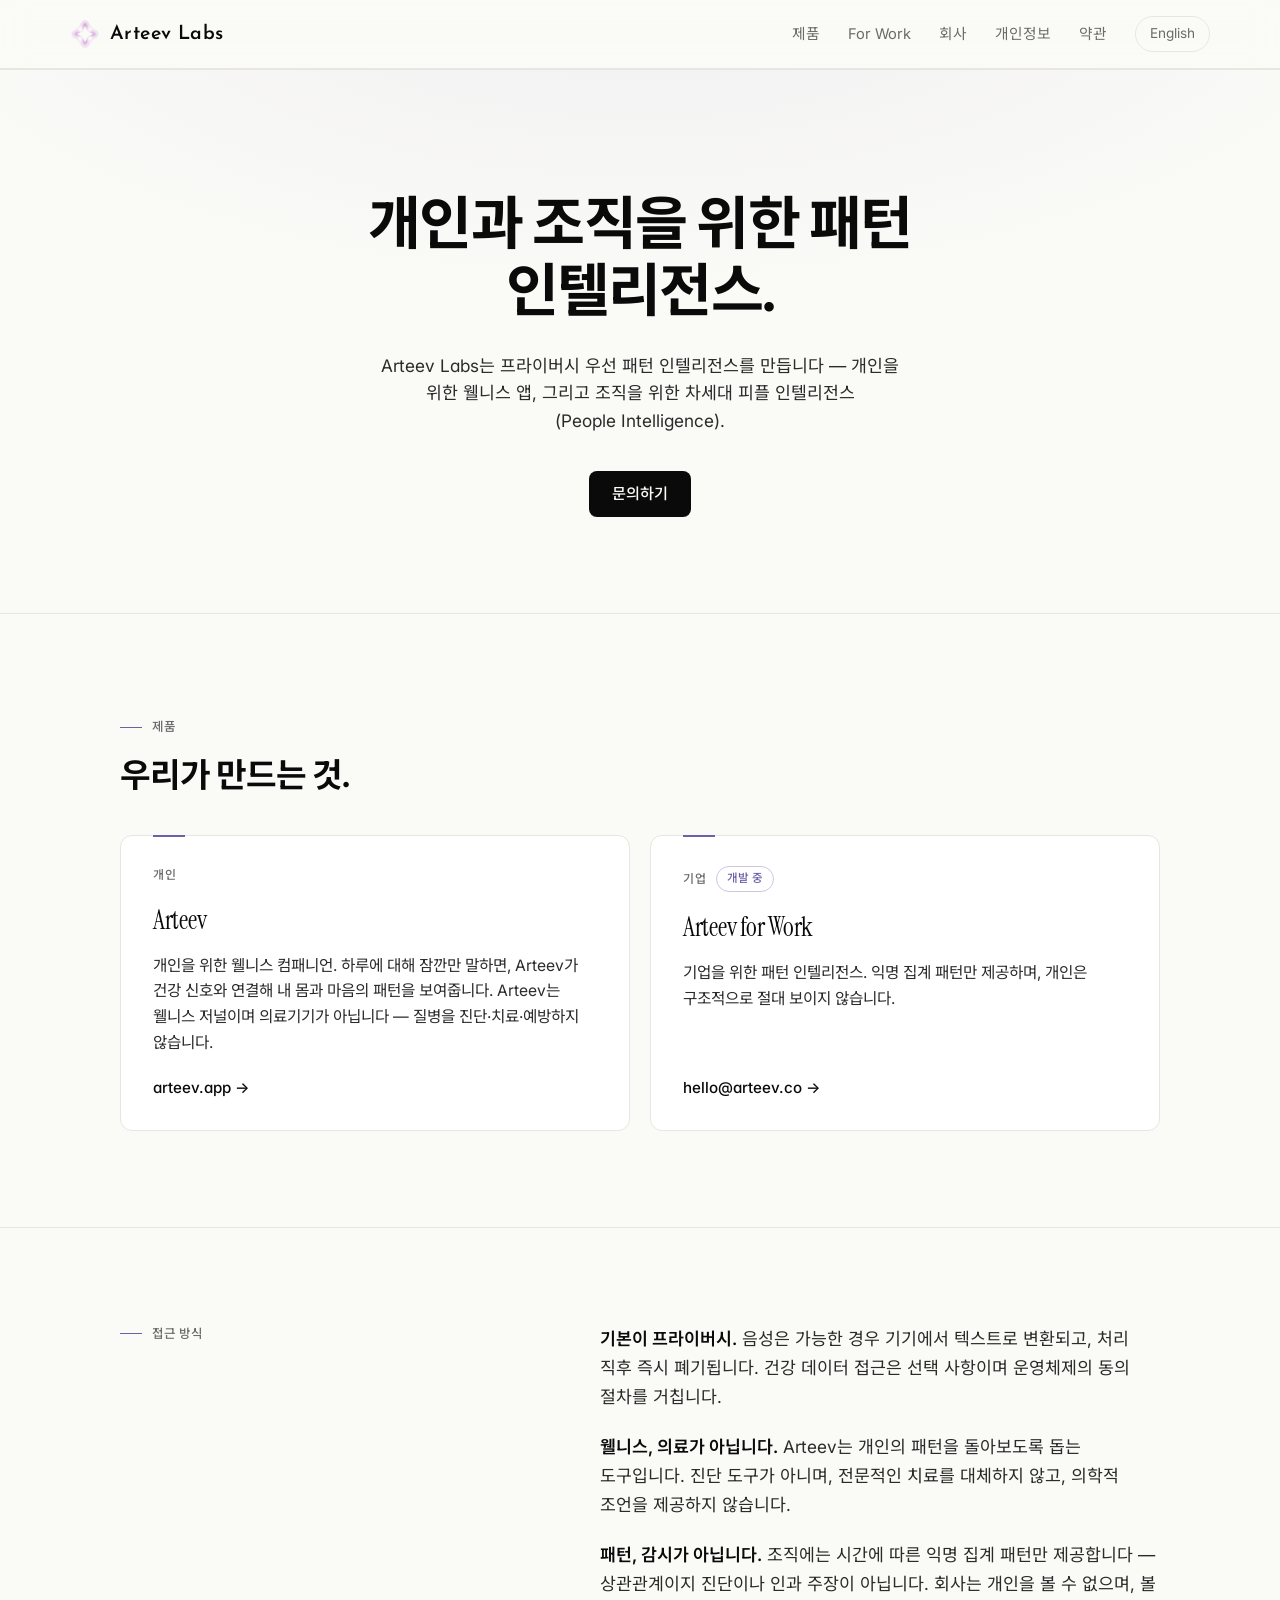
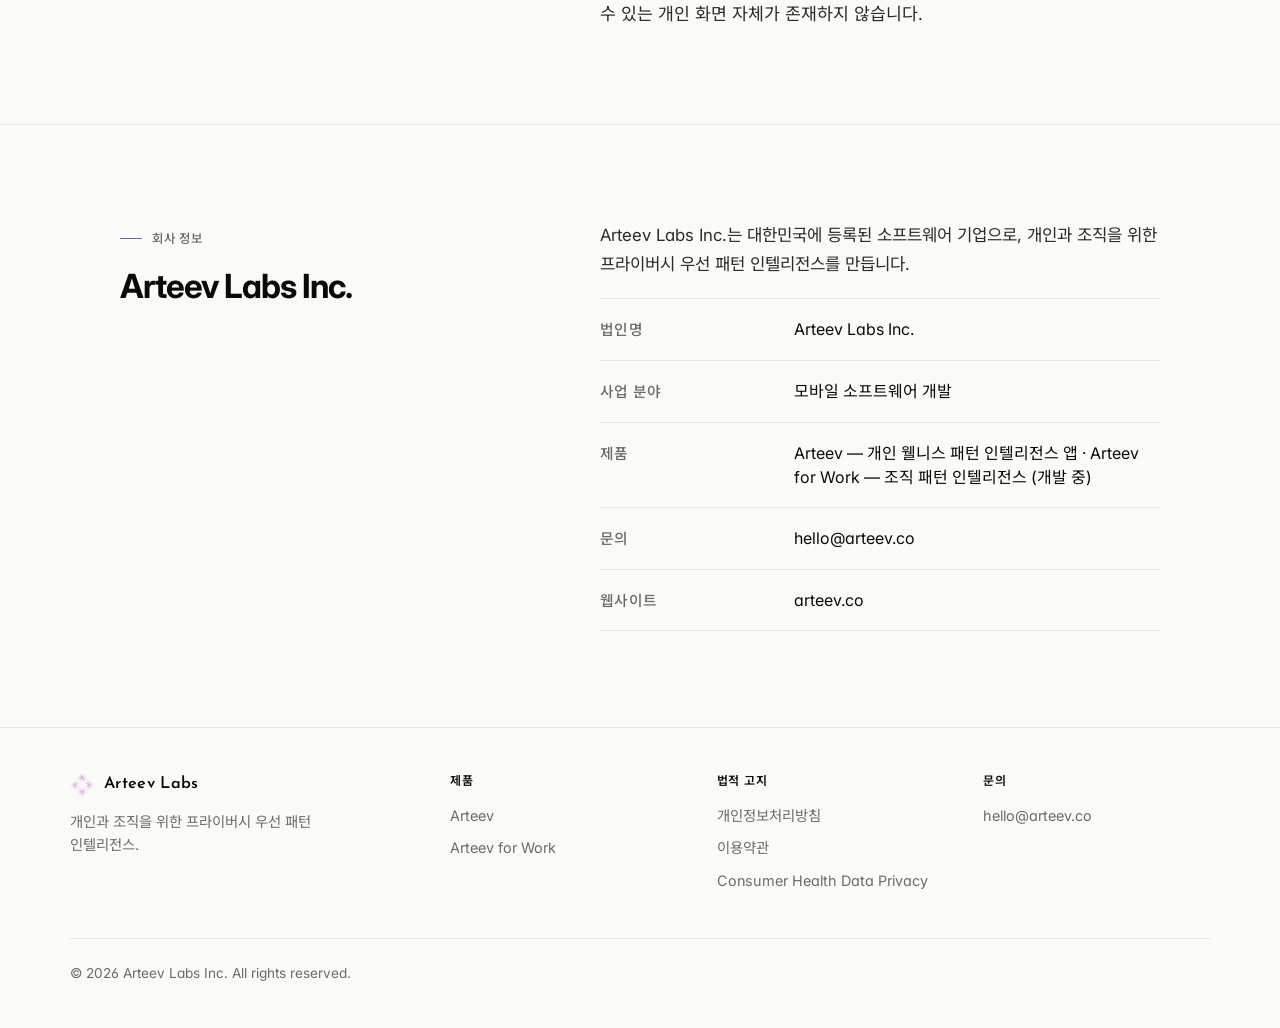
<file: index-ko.html>
<!doctype html>
<html lang="ko">
<head>
  <meta charset="utf-8">
  <meta name="viewport" content="width=device-width, initial-scale=1">
  <title>Arteev Labs Inc. | 개인과 조직을 위한 패턴 인텔리전스</title>
  <meta name="description" content="Arteev Labs는 프라이버시 우선 패턴 인텔리전스를 만듭니다. 개인을 위한 웰니스 앱, 그리고 조직을 위한 차세대 피플 인텔리전스.">
  <link rel="canonical" href="https://arteev.co/index-ko.html">
  <link rel="alternate" hreflang="en" href="https://arteev.co/">
  <link rel="alternate" hreflang="ko" href="https://arteev.co/index-ko.html">
  <link rel="alternate" hreflang="x-default" href="https://arteev.co/">
  <meta property="og:type" content="website">
  <meta property="og:url" content="https://arteev.co/index-ko.html">
  <meta property="og:title" content="Arteev Labs Inc. | 개인과 조직을 위한 패턴 인텔리전스">
  <meta property="og:description" content="Arteev Labs는 프라이버시 우선 패턴 인텔리전스를 만듭니다. 개인을 위한 웰니스 앱, 그리고 조직을 위한 차세대 피플 인텔리전스.">
  <meta property="og:image" content="https://arteev.co/assets/favicon-180.png">
  <meta name="twitter:card" content="summary">
  <meta name="twitter:title" content="Arteev Labs Inc.">
  <meta name="twitter:description" content="프라이버시 우선 패턴 인텔리전스 — 개인을 위한 웰니스 앱, 조직을 위한 차세대 피플 인텔리전스.">
  <meta name="twitter:image" content="https://arteev.co/assets/favicon-180.png">
  <link rel="icon" type="image/png" sizes="32x32" href="assets/favicon-32.png?v=20260531d">
  <link rel="icon" type="image/png" sizes="16x16" href="assets/favicon-16.png?v=20260531d">
  <link rel="apple-touch-icon" sizes="180x180" href="assets/favicon-180.png?v=20260531d">
  <link rel="preconnect" href="https://fonts.googleapis.com">
  <link rel="preconnect" href="https://fonts.gstatic.com" crossorigin>
  <link href="https://fonts.googleapis.com/css2?family=Inter:wght@400;500;600;700&family=Instrument+Serif:ital@0;1&family=Josefin+Sans:wght@400;500;600&family=Noto+Sans+KR:wght@400;500;600;700&display=swap" rel="stylesheet">
  <link rel="stylesheet" href="styles.css?v=20260725b">
  <script type="application/ld+json">
  {
    "@context": "https://schema.org",
    "@type": "Organization",
    "name": "Arteev Labs Inc.",
    "url": "https://arteev.co/",
    "logo": "https://arteev.co/assets/favicon-180.png",
    "email": "hello@arteev.co",
    "description": "Arteev Labs는 프라이버시 우선 패턴 인텔리전스를 만듭니다. 개인을 위한 웰니스 앱, 그리고 조직을 위한 차세대 피플 인텔리전스."
  }
  </script>
</head>
<body>
  <header class="site-header">
    <div class="container nav">
      <a class="brand" href="index-ko.html" aria-label="Arteev Labs Inc. 홈">
        <img class="logo-mark" src="assets/iconA.png?v=20260531d" alt="">
        <span>Arteev Labs</span>
      </a>
      <nav class="nav-links" aria-label="주 메뉴">
        <a href="#product">제품</a>
        <a href="#work">For Work</a>
        <a href="#company">회사</a>
        <a href="privacy-ko.html">개인정보</a>
        <a href="terms-ko.html">약관</a>
        <a href="index.html" data-lang="en" class="nav-lang" lang="en">English</a>
      </nav>
    </div>
  </header>

  <main>
    <section class="hero">
      <div class="container">
        <div class="hero-inner">
          <h1>개인과 조직을 위한 <em>패턴 인텔리전스</em>.</h1>
          <p class="hero-lead">
            Arteev Labs는 프라이버시 우선 패턴 인텔리전스를 만듭니다 &mdash;
            개인을 위한 웰니스 앱, 그리고 조직을 위한 차세대
            피플&nbsp;인텔리전스(People&nbsp;Intelligence).
          </p>
          <div class="hero-actions">
            <a class="button primary" href="mailto:hello@arteev.co">문의하기</a>
          </div>
        </div>
      </div>
    </section>

    <section id="product">
      <div class="container">
        <div class="duo-heading reveal">
          <div class="section-eyebrow">제품</div>
          <h2>우리가 만드는 것.</h2>
        </div>
        <div class="duo reveal">
          <div class="duo-card">
            <div class="duo-card__meta">
              <span class="duo-card__eyebrow">개인</span>
            </div>
            <h3>Arteev</h3>
            <p>개인을 위한 웰니스 컴패니언. 하루에 대해 잠깐만 말하면, Arteev가
            건강 신호와 연결해 내 몸과 마음의 패턴을 보여줍니다. Arteev는 웰니스
            저널이며 의료기기가 아닙니다 &mdash; 질병을 진단&middot;치료&middot;예방하지
            않습니다.</p>
            <a class="text-link" href="https://arteev.app" target="_blank" rel="noopener">arteev.app &rarr;</a>
          </div>
          <div class="duo-card" id="work">
            <div class="duo-card__meta">
              <span class="duo-card__eyebrow">기업</span>
              <span class="status-badge">개발 중</span>
            </div>
            <h3>Arteev for Work</h3>
            <p>기업을 위한 패턴 인텔리전스. 익명 집계 패턴만 제공하며, 개인은
            구조적으로 절대 보이지 않습니다.</p>
            <a class="text-link" href="mailto:hello@arteev.co">hello@arteev.co &rarr;</a>
          </div>
        </div>
      </div>
    </section>

    <section>
      <div class="container">
        <div class="mission reveal">
          <div class="mission-label">접근 방식</div>
          <div class="mission-body">
            <p>
              <strong>기본이 프라이버시.</strong> 음성은 가능한 경우 기기에서 텍스트로 변환되고,
              처리 직후 즉시 폐기됩니다. 건강 데이터 접근은 선택 사항이며 운영체제의 동의 절차를
              거칩니다.
            </p>
            <p>
              <strong>웰니스, 의료가 아닙니다.</strong> Arteev는 개인의 패턴을 돌아보도록 돕는
              도구입니다. 진단 도구가 아니며, 전문적인 치료를 대체하지 않고, 의학적 조언을
              제공하지 않습니다.
            </p>
            <p>
              <strong>패턴, 감시가 아닙니다.</strong> 조직에는 시간에 따른 익명 집계 패턴만
              제공합니다 &mdash; 상관관계이지 진단이나 인과 주장이 아닙니다. 회사는 개인을 볼 수
              없으며, 볼 수 있는 개인 화면 자체가 존재하지 않습니다.
            </p>
          </div>
        </div>
      </div>
    </section>

    <section id="company">
      <div class="container">
        <div class="split reveal">
          <div class="split__head">
            <div class="section-eyebrow">회사 정보</div>
            <h2>Arteev Labs Inc.</h2>
          </div>
          <div class="split__body">
            <p>
              Arteev Labs Inc.는 대한민국에 등록된 소프트웨어 기업으로, 개인과
              조직을 위한 프라이버시 우선 패턴 인텔리전스를 만듭니다.
            </p>

            <div class="company-panel">
          <div class="company-row">
            <div class="company-label">법인명</div>
            <div>Arteev Labs Inc.</div>
          </div>
          <div class="company-row">
            <div class="company-label">사업 분야</div>
            <div>모바일 소프트웨어 개발</div>
          </div>
          <div class="company-row">
            <div class="company-label">제품</div>
            <div>Arteev &mdash; 개인 웰니스 패턴 인텔리전스 앱 &middot;
            Arteev for Work &mdash; 조직 패턴 인텔리전스 (개발 중)</div>
          </div>
          <div class="company-row">
            <div class="company-label">문의</div>
            <div><a href="mailto:hello@arteev.co">hello@arteev.co</a></div>
          </div>
          <div class="company-row">
            <div class="company-label">웹사이트</div>
            <div><a href="https://arteev.co">arteev.co</a></div>
          </div>
            </div>
          </div>
        </div>
      </div>
    </section>
  </main>

  <footer class="site-footer">
    <div class="container">
      <div class="footer-top">
        <div>
          <div class="footer-brand">
            <img src="assets/iconA.png?v=20260531d" alt="">
            <span>Arteev Labs</span>
          </div>
          <p class="footer-desc">개인과 조직을 위한 프라이버시 우선 패턴 인텔리전스.</p>
        </div>
        <div class="footer-col">
          <h4>제품</h4>
          <ul>
            <li><a href="https://arteev.app" target="_blank" rel="noopener">Arteev</a></li>
            <li><a href="#work">Arteev for Work</a></li>
          </ul>
        </div>
        <div class="footer-col">
          <h4>법적 고지</h4>
          <ul>
            <li><a href="privacy-ko.html">개인정보처리방침</a></li>
            <li><a href="terms-ko.html">이용약관</a></li>
            <li><a href="consumer-health-data-privacy-en.html">Consumer Health Data Privacy</a></li>
          </ul>
        </div>
        <div class="footer-col">
          <h4>문의</h4>
          <ul>
            <li><a href="mailto:hello@arteev.co">hello@arteev.co</a></li>
          </ul>
        </div>
      </div>
      <div class="footer-bottom">
        <div>&copy; <span id="year"></span> Arteev Labs Inc. All rights reserved.</div>
      </div>
    </div>
  </footer>

  <script>
    document.getElementById("year").textContent = new Date().getFullYear();
    document.querySelectorAll("[data-lang]").forEach(function(a) {
      a.addEventListener("click", function() {
        try { localStorage.setItem("arteev-lang", a.dataset.lang); } catch(e) {}
      });
    });
    (function() {
      if (window.matchMedia("(prefers-reduced-motion: reduce)").matches
          || !("IntersectionObserver" in window)) return;
      var els = Array.prototype.slice.call(document.querySelectorAll(".reveal"));
      var io = new IntersectionObserver(function(entries) {
        entries.forEach(function(e) {
          if (e.isIntersecting) {
            e.target.classList.add("reveal-in");
            io.unobserve(e.target);
          }
        });
      }, { threshold: 0.12 });
      els.forEach(function(el) {
        // Above-the-fold content is never hidden; fail-open below.
        if (el.getBoundingClientRect().top < window.innerHeight) return;
        el.classList.add("reveal-init");
        io.observe(el);
      });
      setTimeout(function() {
        els.forEach(function(el) { el.classList.add("reveal-in"); });
      }, 3000);
    })();
  </script>
</body>
</html>
</file>
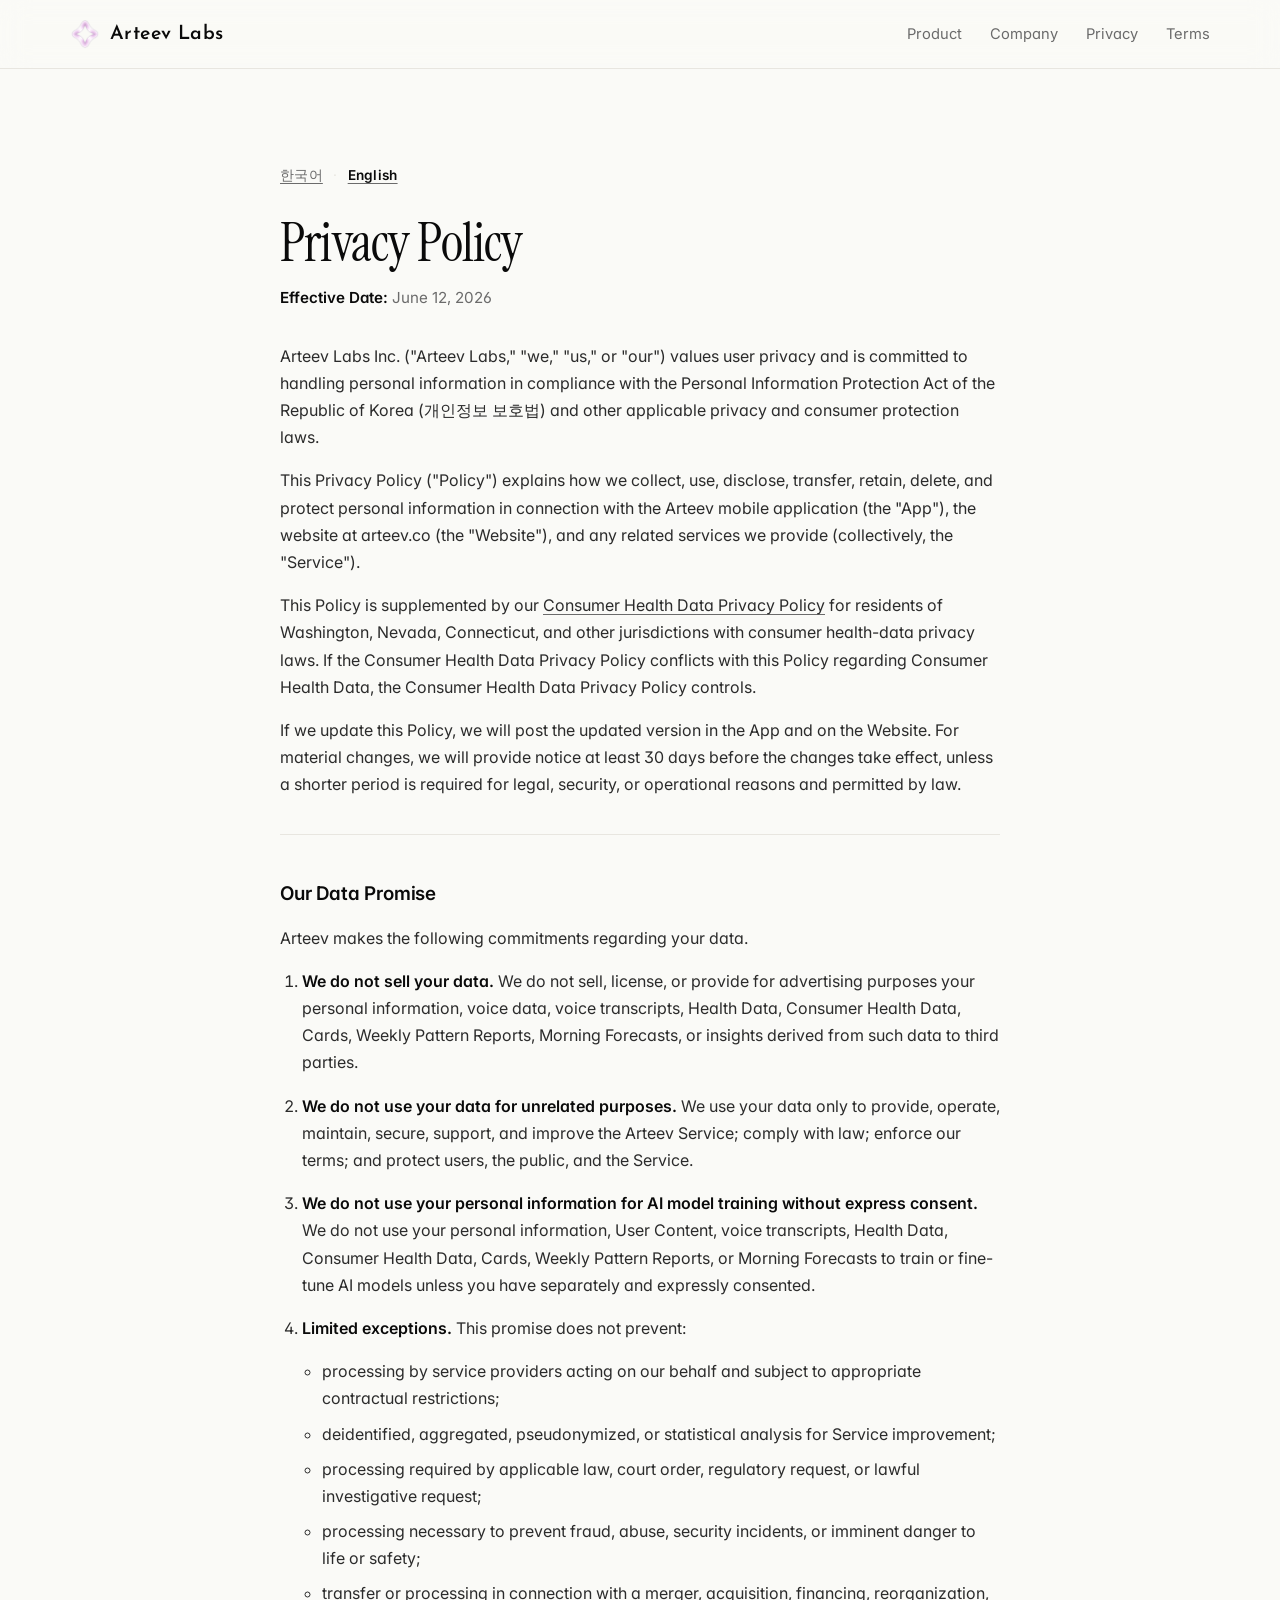
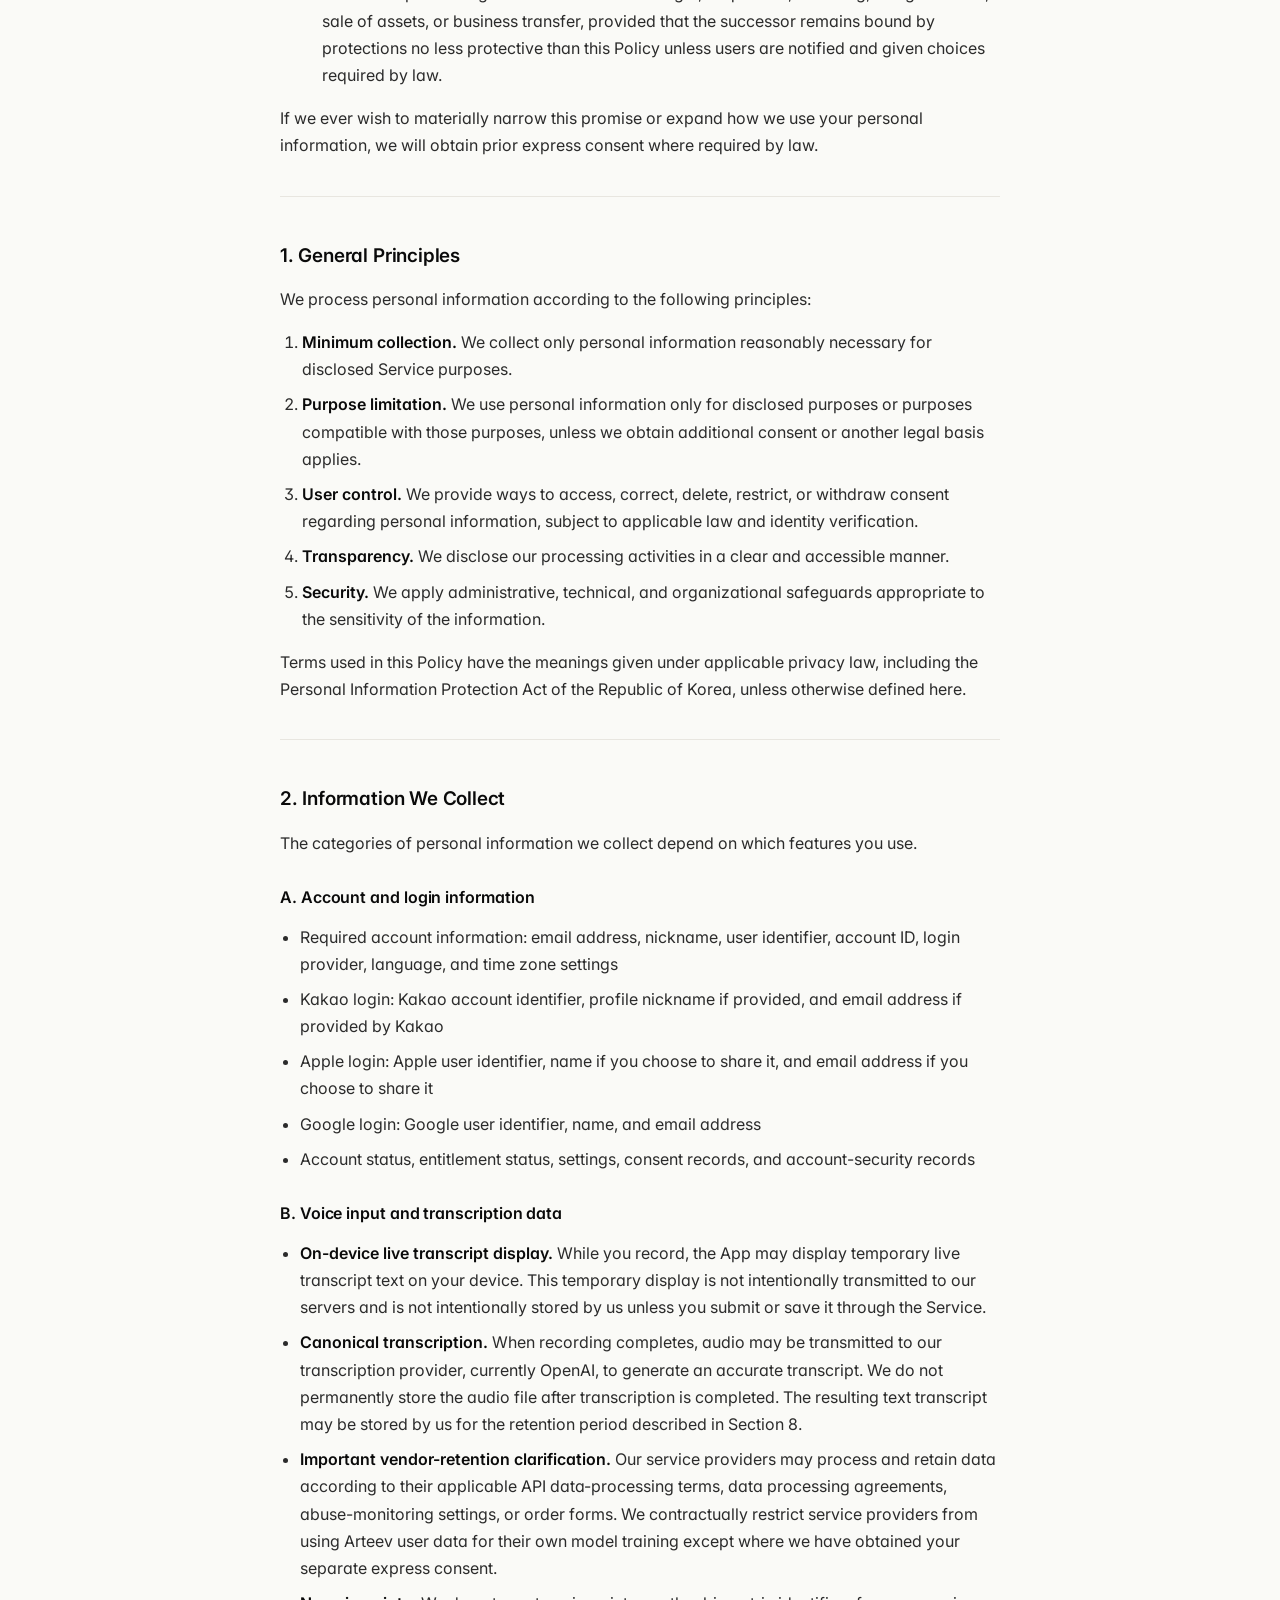
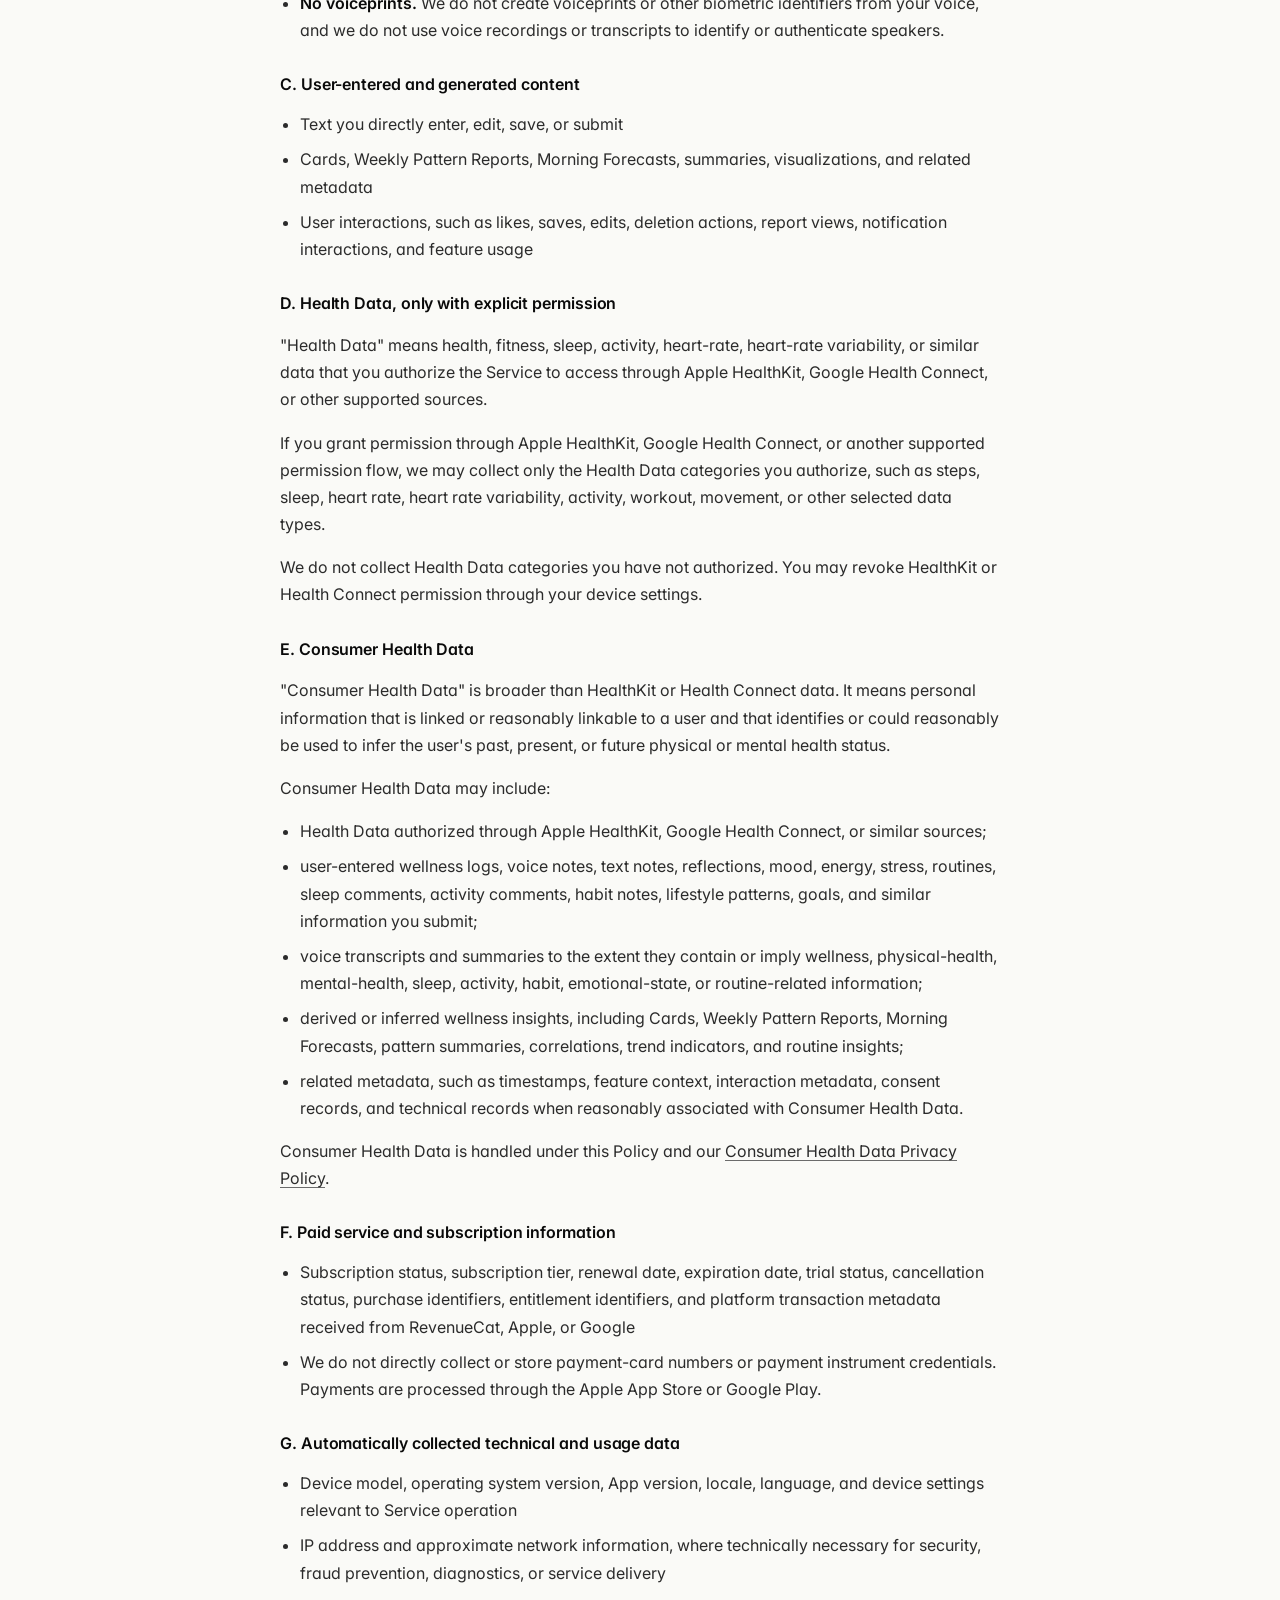
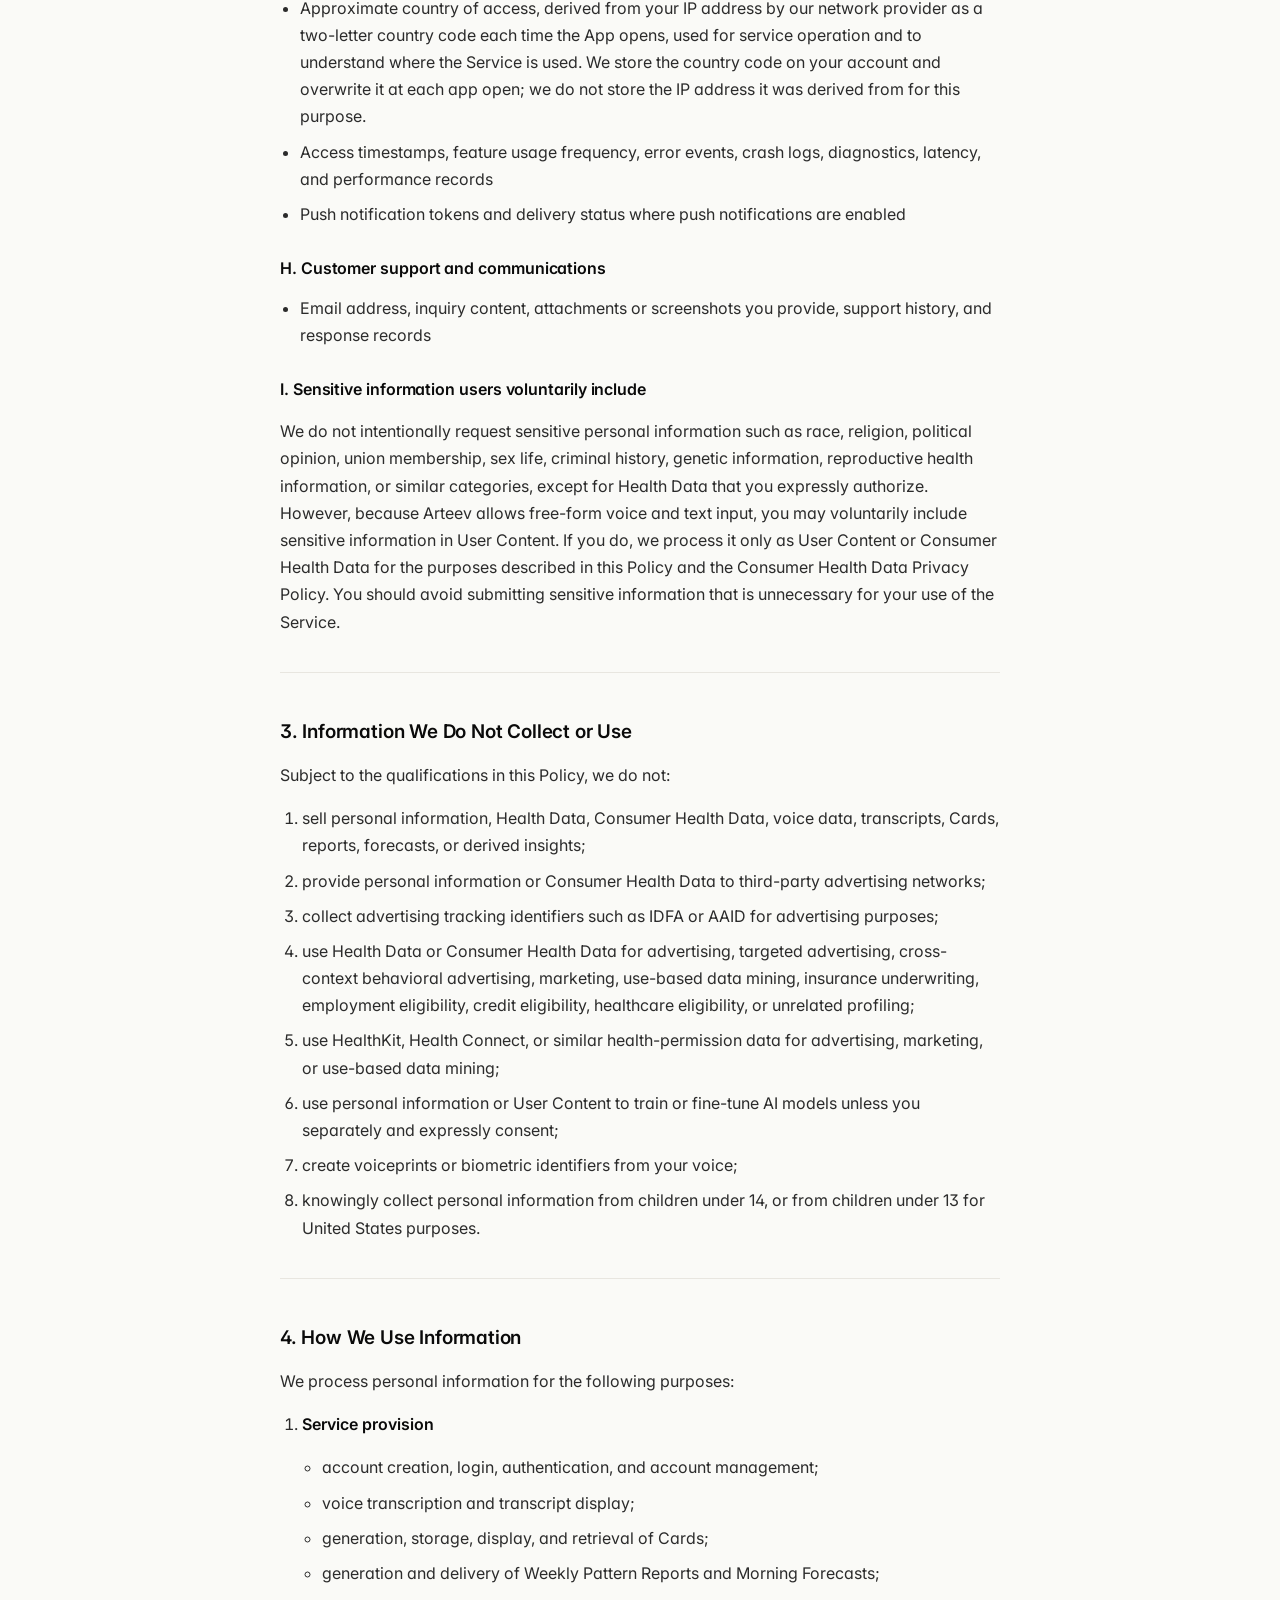
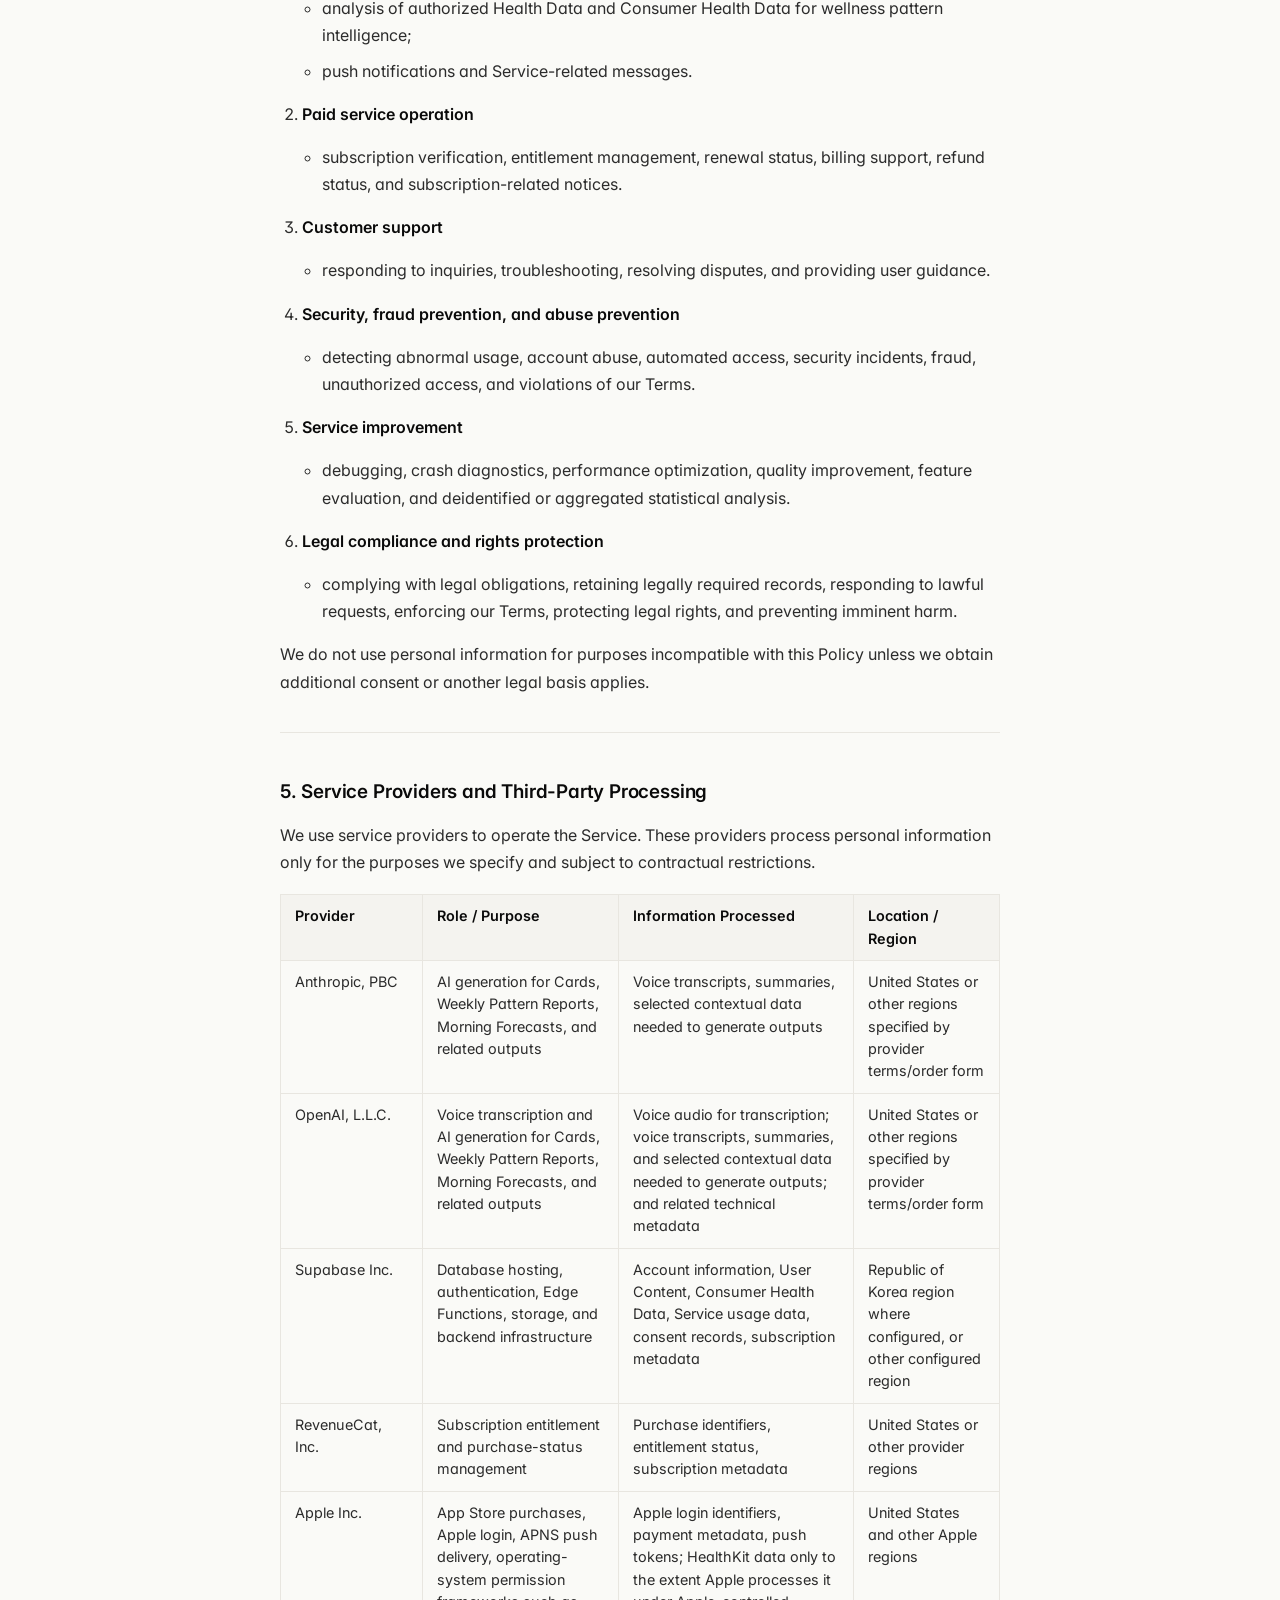
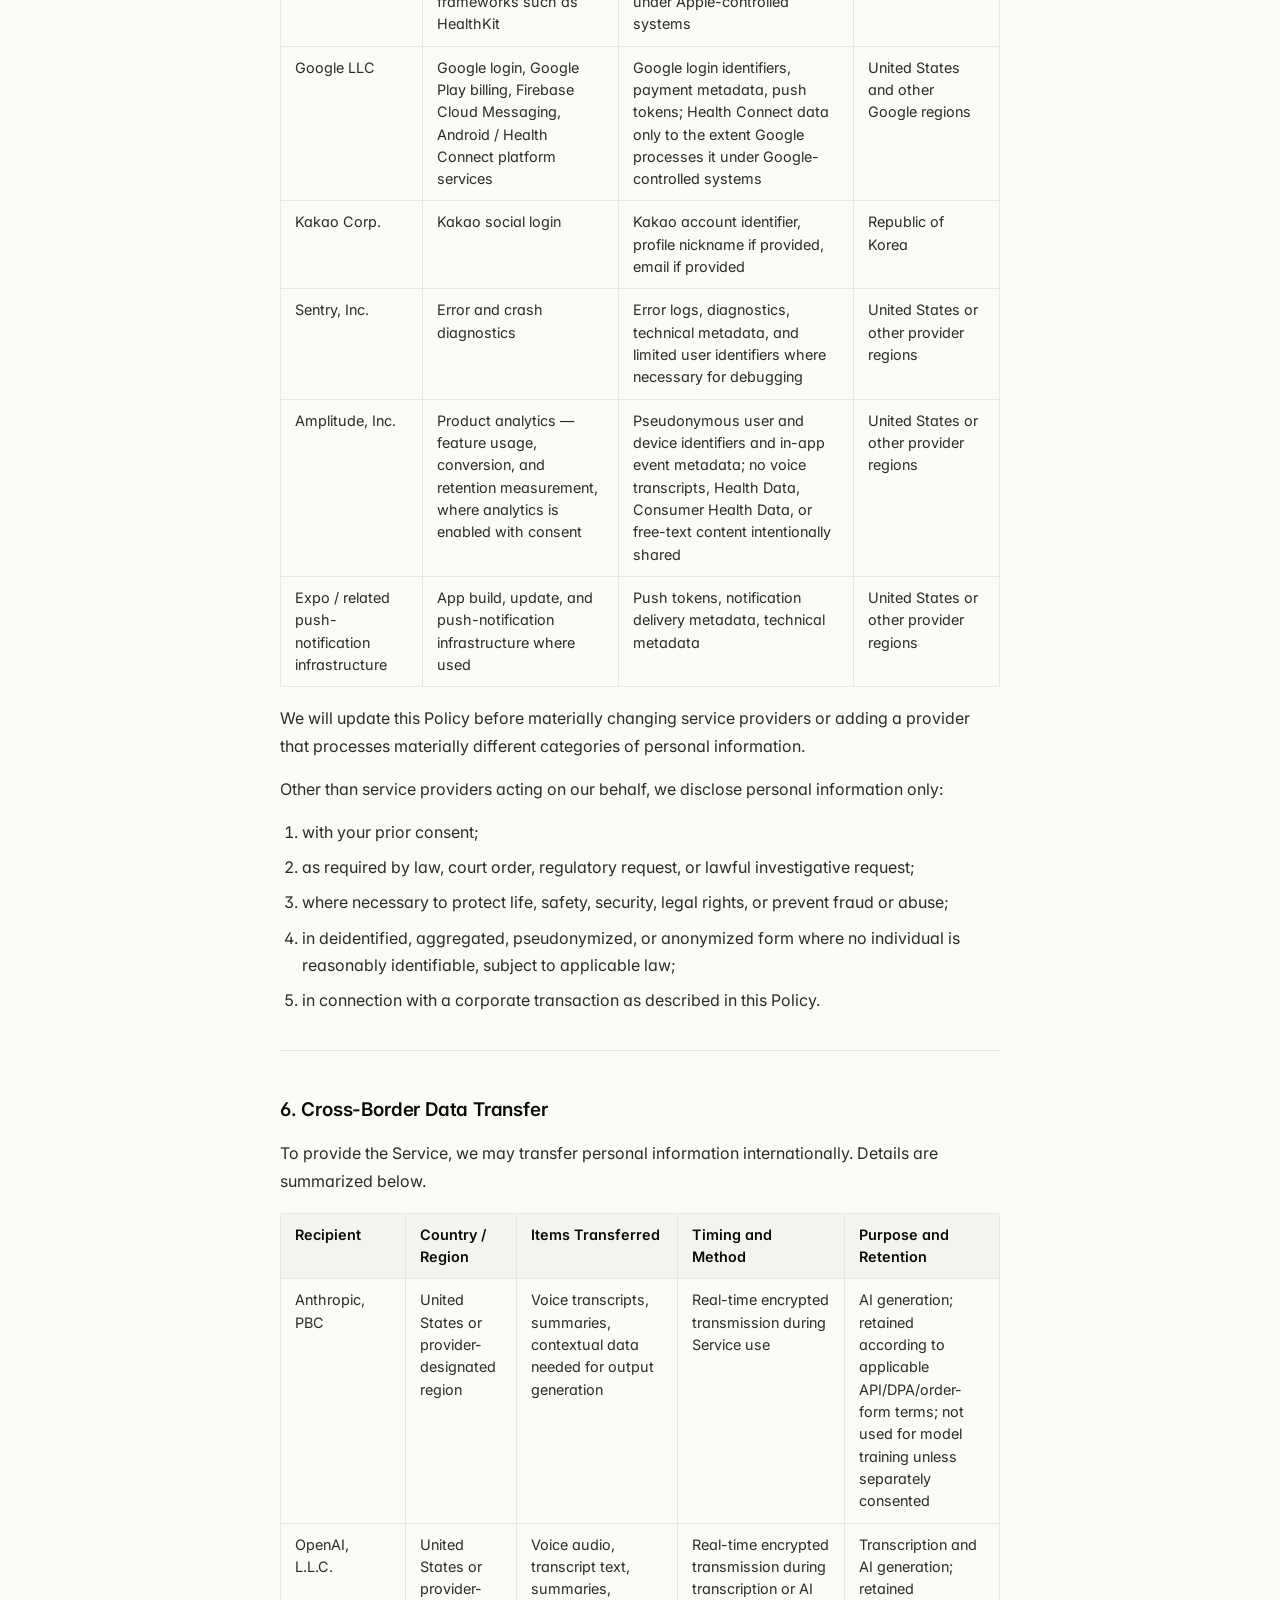
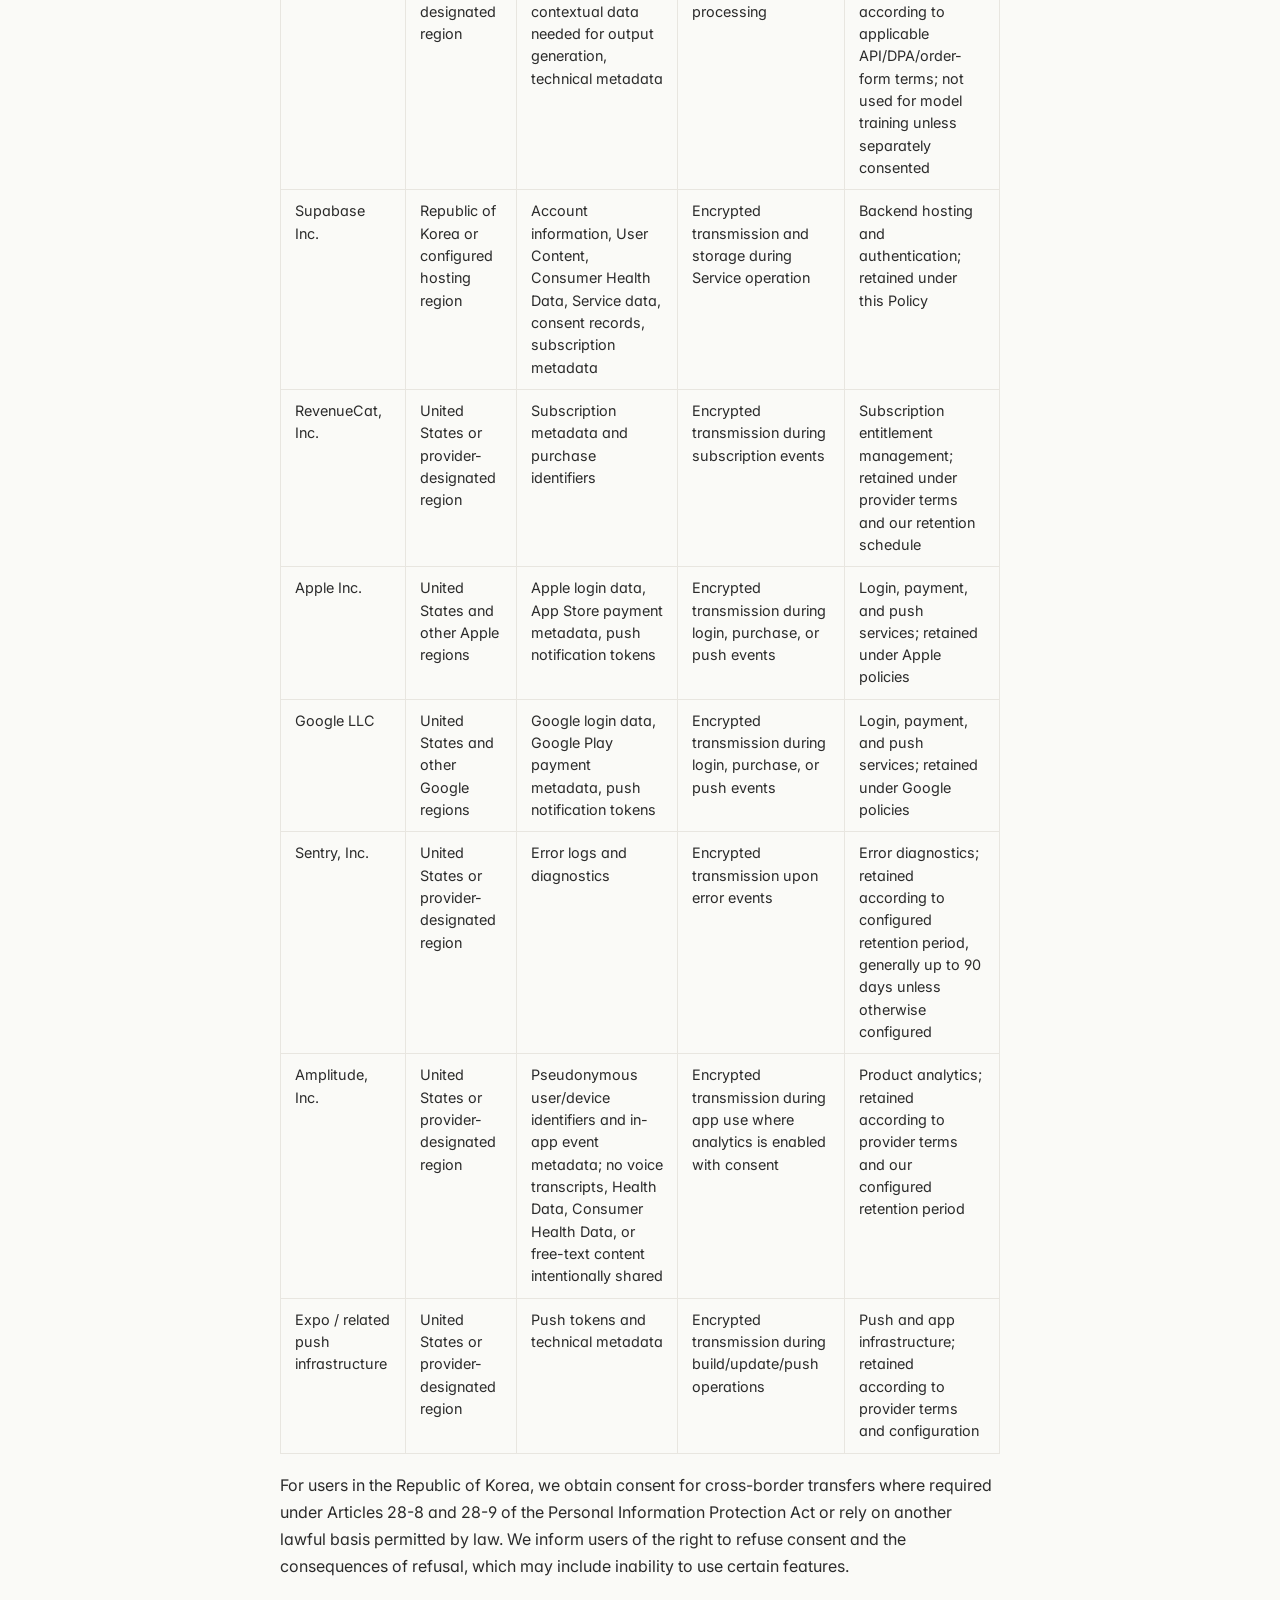
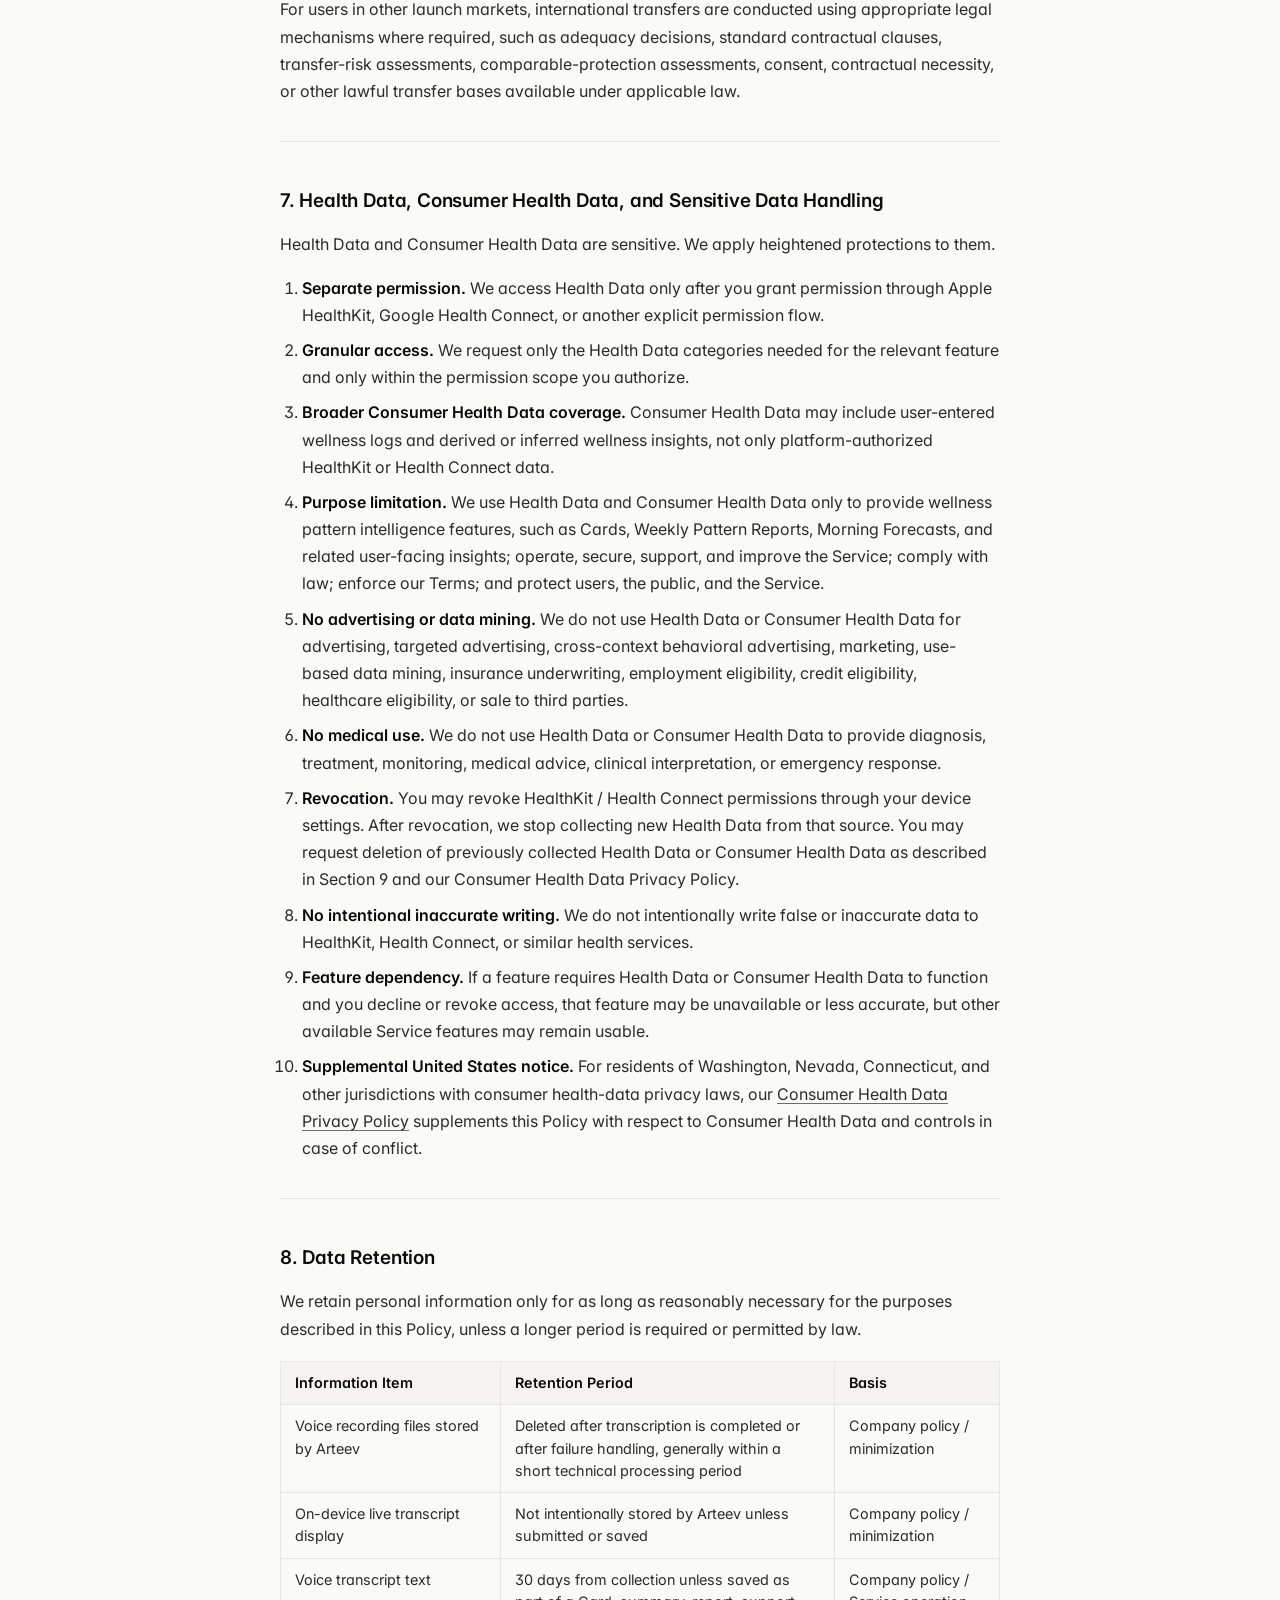
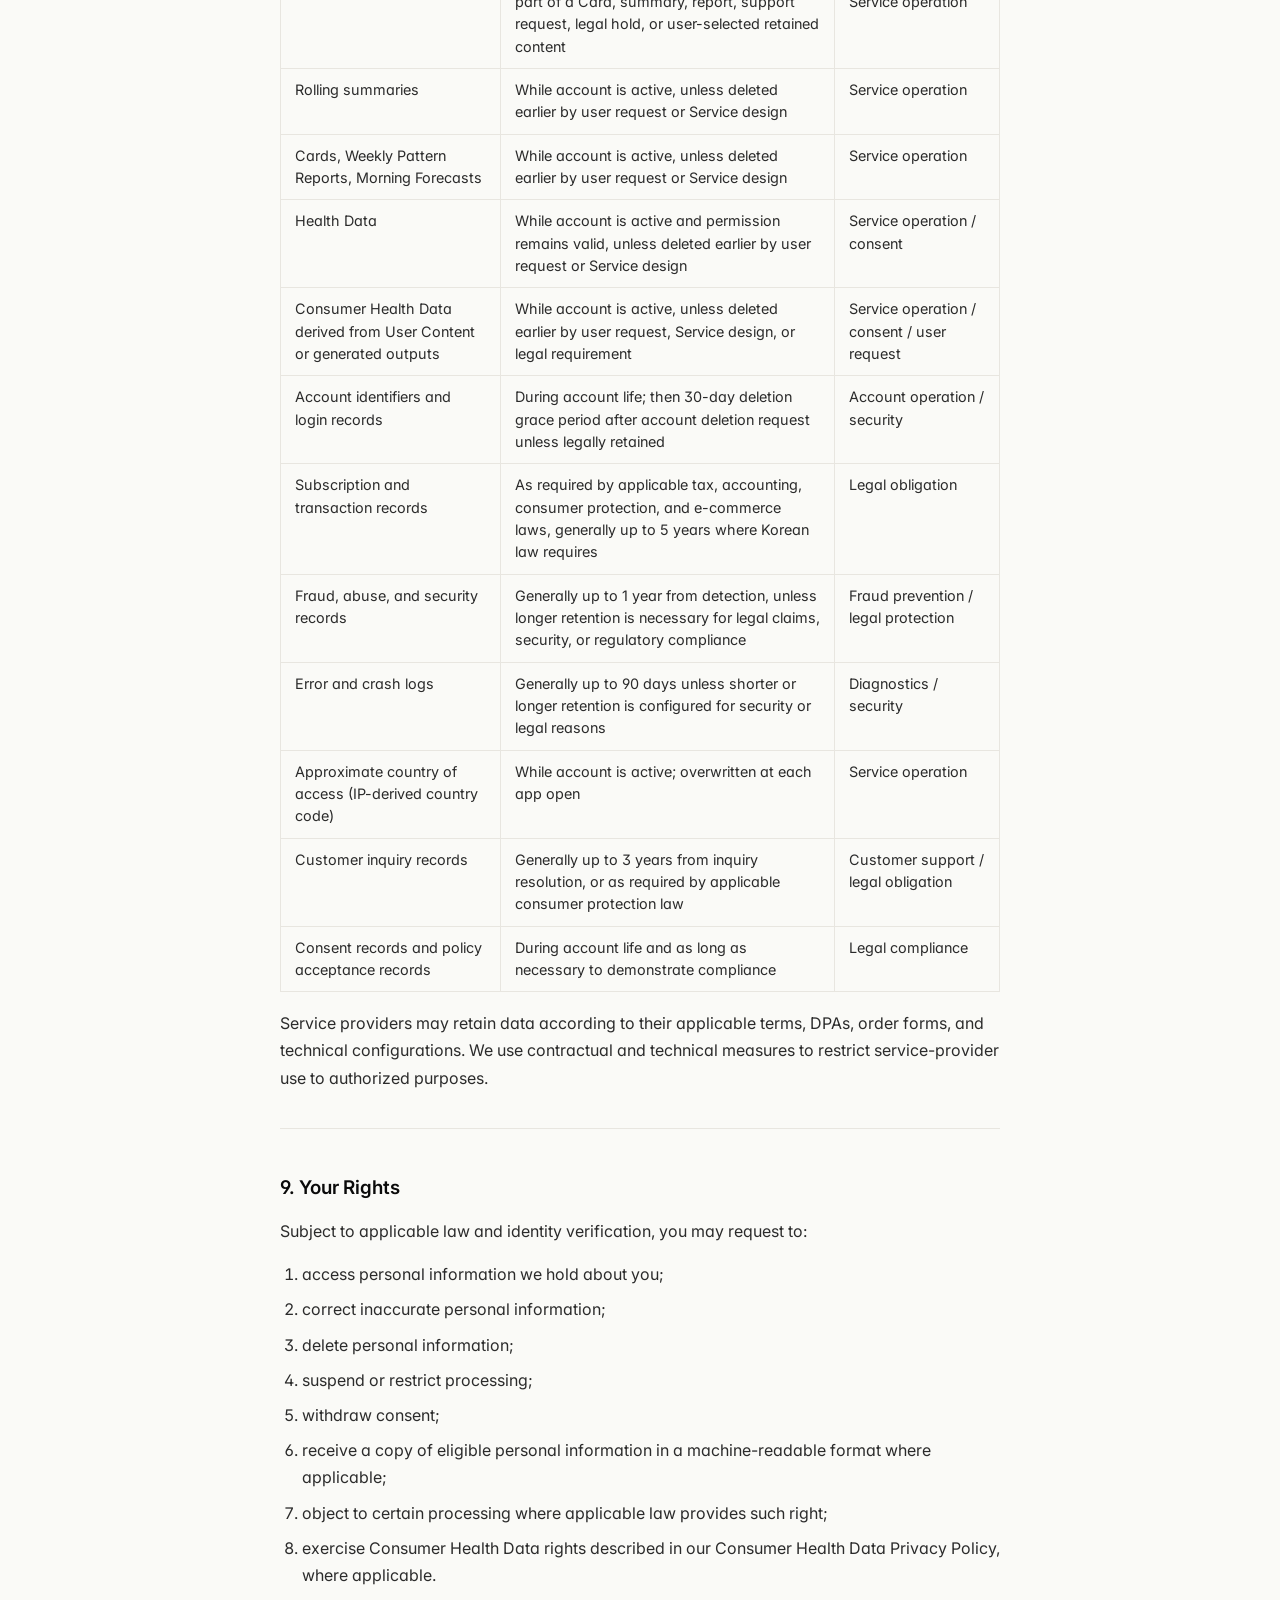
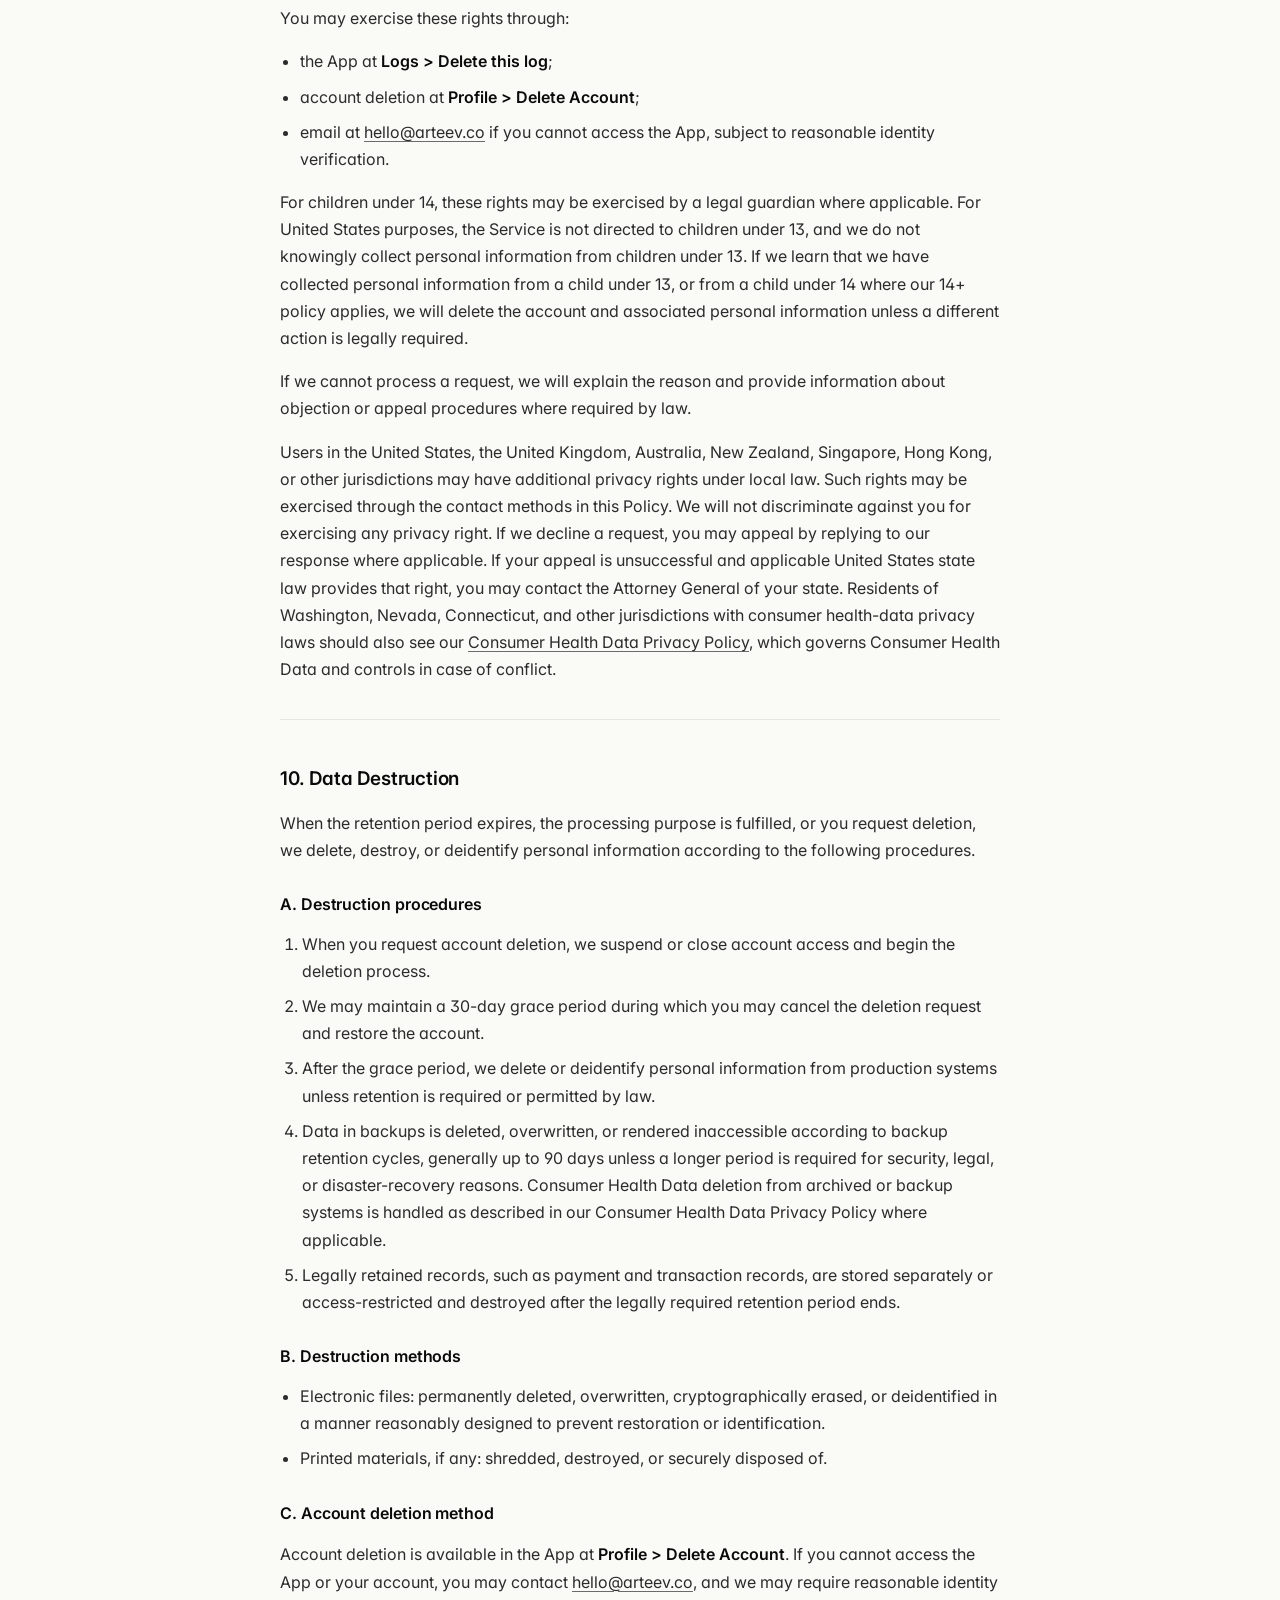
<file: privacy-en.html>
<!doctype html>
<html lang="en">
<head>
  <meta charset="utf-8">
  <meta name="viewport" content="width=device-width, initial-scale=1">
  <title>Privacy Policy | Arteev Labs Inc.</title>
  <meta name="description" content="Privacy Policy for Arteev Labs Inc.">
  <link rel="icon" type="image/png" sizes="32x32" href="assets/favicon-32.png?v=20260531d">
  <link rel="icon" type="image/png" sizes="16x16" href="assets/favicon-16.png?v=20260531d">
  <link rel="apple-touch-icon" sizes="180x180" href="assets/favicon-180.png?v=20260531d">
  <link rel="preconnect" href="https://fonts.googleapis.com">
  <link rel="preconnect" href="https://fonts.gstatic.com" crossorigin>
  <link href="https://fonts.googleapis.com/css2?family=Inter:wght@400;500;600;700&family=Instrument+Serif:ital@0;1&family=Josefin+Sans:wght@400;500;600&family=Noto+Sans+KR:wght@400;500;600;700&display=swap" rel="stylesheet">
  <link rel="stylesheet" href="styles.css?v=20260725b">
</head>
<body>
  <header class="site-header">
    <div class="container nav">
      <a class="brand" href="index.html" aria-label="Arteev Labs Inc. home">
        <img class="logo-mark" src="assets/iconA.png?v=20260531d" alt="">
        <span>Arteev Labs</span>
      </a>
      <nav class="nav-links" aria-label="Primary navigation">
        <a href="index.html#product">Product</a>
        <a href="index.html#company">Company</a>
        <a href="privacy.html">Privacy</a>
        <a href="terms.html">Terms</a>
      </nav>
    </div>
  </header>

  <main class="legal-page">
    <div class="container legal-content">
      <div class="lang-toggle" role="navigation" aria-label="Language">
        <a href="privacy-ko.html" data-lang="ko">한국어</a>
        <span class="lang-sep">·</span>
        <a href="privacy-en.html" class="active" data-lang="en">English</a>
      </div>

      <h1>Privacy Policy</h1>
      <p class="effective-date"><strong>Effective Date:</strong> June 12, 2026</p>

<p>Arteev Labs Inc. (&quot;Arteev Labs,&quot; &quot;we,&quot; &quot;us,&quot; or &quot;our&quot;) values user privacy and is committed to handling personal information in compliance with the Personal Information Protection Act of the Republic of Korea (개인정보 보호법) and other applicable privacy and consumer protection laws.</p>
<p>This Privacy Policy (&quot;Policy&quot;) explains how we collect, use, disclose, transfer, retain, delete, and protect personal information in connection with the Arteev mobile application (the &quot;App&quot;), the website at arteev.co (the &quot;Website&quot;), and any related services we provide (collectively, the &quot;Service&quot;).</p>
<p>This Policy is supplemented by our <a href="consumer-health-data-privacy-en.html">Consumer Health Data Privacy Policy</a> for residents of Washington, Nevada, Connecticut, and other jurisdictions with consumer health-data privacy laws. If the Consumer Health Data Privacy Policy conflicts with this Policy regarding Consumer Health Data, the Consumer Health Data Privacy Policy controls.</p>
<p>If we update this Policy, we will post the updated version in the App and on the Website. For material changes, we will provide notice at least 30 days before the changes take effect, unless a shorter period is required for legal, security, or operational reasons and permitted by law.</p>
<hr>
<h2>Our Data Promise</h2>
<p>Arteev makes the following commitments regarding your data.</p>
<ol>
<li><p><strong>We do not sell your data.</strong> We do not sell, license, or provide for advertising purposes your personal information, voice data, voice transcripts, Health Data, Consumer Health Data, Cards, Weekly Pattern Reports, Morning Forecasts, or insights derived from such data to third parties.</p>
</li>
<li><p><strong>We do not use your data for unrelated purposes.</strong> We use your data only to provide, operate, maintain, secure, support, and improve the Arteev Service; comply with law; enforce our terms; and protect users, the public, and the Service.</p>
</li>
<li><p><strong>We do not use your personal information for AI model training without express consent.</strong> We do not use your personal information, User Content, voice transcripts, Health Data, Consumer Health Data, Cards, Weekly Pattern Reports, or Morning Forecasts to train or fine-tune AI models unless you have separately and expressly consented.</p>
</li>
<li><p><strong>Limited exceptions.</strong> This promise does not prevent:</p>
<ul>
<li>processing by service providers acting on our behalf and subject to appropriate contractual restrictions;</li>
<li>deidentified, aggregated, pseudonymized, or statistical analysis for Service improvement;</li>
<li>processing required by applicable law, court order, regulatory request, or lawful investigative request;</li>
<li>processing necessary to prevent fraud, abuse, security incidents, or imminent danger to life or safety;</li>
<li>transfer or processing in connection with a merger, acquisition, financing, reorganization, sale of assets, or business transfer, provided that the successor remains bound by protections no less protective than this Policy unless users are notified and given choices required by law.</li>
</ul>
</li>
</ol>
<p>If we ever wish to materially narrow this promise or expand how we use your personal information, we will obtain prior express consent where required by law.</p>
<hr>
<h2>1. General Principles</h2>
<p>We process personal information according to the following principles:</p>
<ol>
<li><strong>Minimum collection.</strong> We collect only personal information reasonably necessary for disclosed Service purposes.</li>
<li><strong>Purpose limitation.</strong> We use personal information only for disclosed purposes or purposes compatible with those purposes, unless we obtain additional consent or another legal basis applies.</li>
<li><strong>User control.</strong> We provide ways to access, correct, delete, restrict, or withdraw consent regarding personal information, subject to applicable law and identity verification.</li>
<li><strong>Transparency.</strong> We disclose our processing activities in a clear and accessible manner.</li>
<li><strong>Security.</strong> We apply administrative, technical, and organizational safeguards appropriate to the sensitivity of the information.</li>
</ol>
<p>Terms used in this Policy have the meanings given under applicable privacy law, including the Personal Information Protection Act of the Republic of Korea, unless otherwise defined here.</p>
<hr>
<h2>2. Information We Collect</h2>
<p>The categories of personal information we collect depend on which features you use.</p>
<h3>A. Account and login information</h3>
<ul>
<li>Required account information: email address, nickname, user identifier, account ID, login provider, language, and time zone settings</li>
<li>Kakao login: Kakao account identifier, profile nickname if provided, and email address if provided by Kakao</li>
<li>Apple login: Apple user identifier, name if you choose to share it, and email address if you choose to share it</li>
<li>Google login: Google user identifier, name, and email address</li>
<li>Account status, entitlement status, settings, consent records, and account-security records</li>
</ul>
<h3>B. Voice input and transcription data</h3>
<ul>
<li><strong>On-device live transcript display.</strong> While you record, the App may display temporary live transcript text on your device. This temporary display is not intentionally transmitted to our servers and is not intentionally stored by us unless you submit or save it through the Service.</li>
<li><strong>Canonical transcription.</strong> When recording completes, audio may be transmitted to our transcription provider, currently OpenAI, to generate an accurate transcript. We do not permanently store the audio file after transcription is completed. The resulting text transcript may be stored by us for the retention period described in Section 8.</li>
<li><strong>Important vendor-retention clarification.</strong> Our service providers may process and retain data according to their applicable API data-processing terms, data processing agreements, abuse-monitoring settings, or order forms. We contractually restrict service providers from using Arteev user data for their own model training except where we have obtained your separate express consent.</li>
<li><strong>No voiceprints.</strong> We do not create voiceprints or other biometric identifiers from your voice, and we do not use voice recordings or transcripts to identify or authenticate speakers.</li>
</ul>
<h3>C. User-entered and generated content</h3>
<ul>
<li>Text you directly enter, edit, save, or submit</li>
<li>Cards, Weekly Pattern Reports, Morning Forecasts, summaries, visualizations, and related metadata</li>
<li>User interactions, such as likes, saves, edits, deletion actions, report views, notification interactions, and feature usage</li>
</ul>
<h3>D. Health Data, only with explicit permission</h3>
<p>&quot;Health Data&quot; means health, fitness, sleep, activity, heart-rate, heart-rate variability, or similar data that you authorize the Service to access through Apple HealthKit, Google Health Connect, or other supported sources.</p>
<p>If you grant permission through Apple HealthKit, Google Health Connect, or another supported permission flow, we may collect only the Health Data categories you authorize, such as steps, sleep, heart rate, heart rate variability, activity, workout, movement, or other selected data types.</p>
<p>We do not collect Health Data categories you have not authorized. You may revoke HealthKit or Health Connect permission through your device settings.</p>
<h3>E. Consumer Health Data</h3>
<p>&quot;Consumer Health Data&quot; is broader than HealthKit or Health Connect data. It means personal information that is linked or reasonably linkable to a user and that identifies or could reasonably be used to infer the user&#39;s past, present, or future physical or mental health status.</p>
<p>Consumer Health Data may include:</p>
<ul>
<li>Health Data authorized through Apple HealthKit, Google Health Connect, or similar sources;</li>
<li>user-entered wellness logs, voice notes, text notes, reflections, mood, energy, stress, routines, sleep comments, activity comments, habit notes, lifestyle patterns, goals, and similar information you submit;</li>
<li>voice transcripts and summaries to the extent they contain or imply wellness, physical-health, mental-health, sleep, activity, habit, emotional-state, or routine-related information;</li>
<li>derived or inferred wellness insights, including Cards, Weekly Pattern Reports, Morning Forecasts, pattern summaries, correlations, trend indicators, and routine insights;</li>
<li>related metadata, such as timestamps, feature context, interaction metadata, consent records, and technical records when reasonably associated with Consumer Health Data.</li>
</ul>
<p>Consumer Health Data is handled under this Policy and our <a href="consumer-health-data-privacy-en.html">Consumer Health Data Privacy Policy</a>.</p>
<h3>F. Paid service and subscription information</h3>
<ul>
<li>Subscription status, subscription tier, renewal date, expiration date, trial status, cancellation status, purchase identifiers, entitlement identifiers, and platform transaction metadata received from RevenueCat, Apple, or Google</li>
<li>We do not directly collect or store payment-card numbers or payment instrument credentials. Payments are processed through the Apple App Store or Google Play.</li>
</ul>
<h3>G. Automatically collected technical and usage data</h3>
<ul>
<li>Device model, operating system version, App version, locale, language, and device settings relevant to Service operation</li>
<li>IP address and approximate network information, where technically necessary for security, fraud prevention, diagnostics, or service delivery</li>
<li>Approximate country of access, derived from your IP address by our network provider as a two-letter country code each time the App opens, used for service operation and to understand where the Service is used. We store the country code on your account and overwrite it at each app open; we do not store the IP address it was derived from for this purpose.</li>
<li>Access timestamps, feature usage frequency, error events, crash logs, diagnostics, latency, and performance records</li>
<li>Push notification tokens and delivery status where push notifications are enabled</li>
</ul>
<h3>H. Customer support and communications</h3>
<ul>
<li>Email address, inquiry content, attachments or screenshots you provide, support history, and response records</li>
</ul>
<h3>I. Sensitive information users voluntarily include</h3>
<p>We do not intentionally request sensitive personal information such as race, religion, political opinion, union membership, sex life, criminal history, genetic information, reproductive health information, or similar categories, except for Health Data that you expressly authorize. However, because Arteev allows free-form voice and text input, you may voluntarily include sensitive information in User Content. If you do, we process it only as User Content or Consumer Health Data for the purposes described in this Policy and the Consumer Health Data Privacy Policy. You should avoid submitting sensitive information that is unnecessary for your use of the Service.</p>
<hr>
<h2>3. Information We Do Not Collect or Use</h2>
<p>Subject to the qualifications in this Policy, we do not:</p>
<ol>
<li>sell personal information, Health Data, Consumer Health Data, voice data, transcripts, Cards, reports, forecasts, or derived insights;</li>
<li>provide personal information or Consumer Health Data to third-party advertising networks;</li>
<li>collect advertising tracking identifiers such as IDFA or AAID for advertising purposes;</li>
<li>use Health Data or Consumer Health Data for advertising, targeted advertising, cross-context behavioral advertising, marketing, use-based data mining, insurance underwriting, employment eligibility, credit eligibility, healthcare eligibility, or unrelated profiling;</li>
<li>use HealthKit, Health Connect, or similar health-permission data for advertising, marketing, or use-based data mining;</li>
<li>use personal information or User Content to train or fine-tune AI models unless you separately and expressly consent;</li>
<li>create voiceprints or biometric identifiers from your voice;</li>
<li>knowingly collect personal information from children under 14, or from children under 13 for United States purposes.</li>
</ol>
<hr>
<h2>4. How We Use Information</h2>
<p>We process personal information for the following purposes:</p>
<ol>
<li><p><strong>Service provision</strong></p>
<ul>
<li>account creation, login, authentication, and account management;</li>
<li>voice transcription and transcript display;</li>
<li>generation, storage, display, and retrieval of Cards;</li>
<li>generation and delivery of Weekly Pattern Reports and Morning Forecasts;</li>
<li>analysis of authorized Health Data and Consumer Health Data for wellness pattern intelligence;</li>
<li>push notifications and Service-related messages.</li>
</ul>
</li>
<li><p><strong>Paid service operation</strong></p>
<ul>
<li>subscription verification, entitlement management, renewal status, billing support, refund status, and subscription-related notices.</li>
</ul>
</li>
<li><p><strong>Customer support</strong></p>
<ul>
<li>responding to inquiries, troubleshooting, resolving disputes, and providing user guidance.</li>
</ul>
</li>
<li><p><strong>Security, fraud prevention, and abuse prevention</strong></p>
<ul>
<li>detecting abnormal usage, account abuse, automated access, security incidents, fraud, unauthorized access, and violations of our Terms.</li>
</ul>
</li>
<li><p><strong>Service improvement</strong></p>
<ul>
<li>debugging, crash diagnostics, performance optimization, quality improvement, feature evaluation, and deidentified or aggregated statistical analysis.</li>
</ul>
</li>
<li><p><strong>Legal compliance and rights protection</strong></p>
<ul>
<li>complying with legal obligations, retaining legally required records, responding to lawful requests, enforcing our Terms, protecting legal rights, and preventing imminent harm.</li>
</ul>
</li>
</ol>
<p>We do not use personal information for purposes incompatible with this Policy unless we obtain additional consent or another legal basis applies.</p>
<hr>
<h2>5. Service Providers and Third-Party Processing</h2>
<p>We use service providers to operate the Service. These providers process personal information only for the purposes we specify and subject to contractual restrictions.</p>
<table>
<thead>
<tr>
<th>Provider</th>
<th>Role / Purpose</th>
<th>Information Processed</th>
<th>Location / Region</th>
</tr>
</thead>
<tbody><tr>
<td>Anthropic, PBC</td>
<td>AI generation for Cards, Weekly Pattern Reports, Morning Forecasts, and related outputs</td>
<td>Voice transcripts, summaries, selected contextual data needed to generate outputs</td>
<td>United States or other regions specified by provider terms/order form</td>
</tr>
<tr>
<td>OpenAI, L.L.C.</td>
<td>Voice transcription and AI generation for Cards, Weekly Pattern Reports, Morning Forecasts, and related outputs</td>
<td>Voice audio for transcription; voice transcripts, summaries, and selected contextual data needed to generate outputs; and related technical metadata</td>
<td>United States or other regions specified by provider terms/order form</td>
</tr>
<tr>
<td>Supabase Inc.</td>
<td>Database hosting, authentication, Edge Functions, storage, and backend infrastructure</td>
<td>Account information, User Content, Consumer Health Data, Service usage data, consent records, subscription metadata</td>
<td>Republic of Korea region where configured, or other configured region</td>
</tr>
<tr>
<td>RevenueCat, Inc.</td>
<td>Subscription entitlement and purchase-status management</td>
<td>Purchase identifiers, entitlement status, subscription metadata</td>
<td>United States or other provider regions</td>
</tr>
<tr>
<td>Apple Inc.</td>
<td>App Store purchases, Apple login, APNS push delivery, operating-system permission frameworks such as HealthKit</td>
<td>Apple login identifiers, payment metadata, push tokens; HealthKit data only to the extent Apple processes it under Apple-controlled systems</td>
<td>United States and other Apple regions</td>
</tr>
<tr>
<td>Google LLC</td>
<td>Google login, Google Play billing, Firebase Cloud Messaging, Android / Health Connect platform services</td>
<td>Google login identifiers, payment metadata, push tokens; Health Connect data only to the extent Google processes it under Google-controlled systems</td>
<td>United States and other Google regions</td>
</tr>
<tr>
<td>Kakao Corp.</td>
<td>Kakao social login</td>
<td>Kakao account identifier, profile nickname if provided, email if provided</td>
<td>Republic of Korea</td>
</tr>
<tr>
<td>Sentry, Inc.</td>
<td>Error and crash diagnostics</td>
<td>Error logs, diagnostics, technical metadata, and limited user identifiers where necessary for debugging</td>
<td>United States or other provider regions</td>
</tr>
<tr>
<td>Amplitude, Inc.</td>
<td>Product analytics — feature usage, conversion, and retention measurement, where analytics is enabled with consent</td>
<td>Pseudonymous user and device identifiers and in-app event metadata; no voice transcripts, Health Data, Consumer Health Data, or free-text content intentionally shared</td>
<td>United States or other provider regions</td>
</tr>
<tr>
<td>Expo / related push-notification infrastructure</td>
<td>App build, update, and push-notification infrastructure where used</td>
<td>Push tokens, notification delivery metadata, technical metadata</td>
<td>United States or other provider regions</td>
</tr>
</tbody></table>
<p>We will update this Policy before materially changing service providers or adding a provider that processes materially different categories of personal information.</p>
<p>Other than service providers acting on our behalf, we disclose personal information only:</p>
<ol>
<li>with your prior consent;</li>
<li>as required by law, court order, regulatory request, or lawful investigative request;</li>
<li>where necessary to protect life, safety, security, legal rights, or prevent fraud or abuse;</li>
<li>in deidentified, aggregated, pseudonymized, or anonymized form where no individual is reasonably identifiable, subject to applicable law;</li>
<li>in connection with a corporate transaction as described in this Policy.</li>
</ol>
<hr>
<h2>6. Cross-Border Data Transfer</h2>
<p>To provide the Service, we may transfer personal information internationally. Details are summarized below.</p>
<table>
<thead>
<tr>
<th>Recipient</th>
<th>Country / Region</th>
<th>Items Transferred</th>
<th>Timing and Method</th>
<th>Purpose and Retention</th>
</tr>
</thead>
<tbody><tr>
<td>Anthropic, PBC</td>
<td>United States or provider-designated region</td>
<td>Voice transcripts, summaries, contextual data needed for output generation</td>
<td>Real-time encrypted transmission during Service use</td>
<td>AI generation; retained according to applicable API/DPA/order-form terms; not used for model training unless separately consented</td>
</tr>
<tr>
<td>OpenAI, L.L.C.</td>
<td>United States or provider-designated region</td>
<td>Voice audio, transcript text, summaries, contextual data needed for output generation, technical metadata</td>
<td>Real-time encrypted transmission during transcription or AI processing</td>
<td>Transcription and AI generation; retained according to applicable API/DPA/order-form terms; not used for model training unless separately consented</td>
</tr>
<tr>
<td>Supabase Inc.</td>
<td>Republic of Korea or configured hosting region</td>
<td>Account information, User Content, Consumer Health Data, Service data, consent records, subscription metadata</td>
<td>Encrypted transmission and storage during Service operation</td>
<td>Backend hosting and authentication; retained under this Policy</td>
</tr>
<tr>
<td>RevenueCat, Inc.</td>
<td>United States or provider-designated region</td>
<td>Subscription metadata and purchase identifiers</td>
<td>Encrypted transmission during subscription events</td>
<td>Subscription entitlement management; retained under provider terms and our retention schedule</td>
</tr>
<tr>
<td>Apple Inc.</td>
<td>United States and other Apple regions</td>
<td>Apple login data, App Store payment metadata, push notification tokens</td>
<td>Encrypted transmission during login, purchase, or push events</td>
<td>Login, payment, and push services; retained under Apple policies</td>
</tr>
<tr>
<td>Google LLC</td>
<td>United States and other Google regions</td>
<td>Google login data, Google Play payment metadata, push notification tokens</td>
<td>Encrypted transmission during login, purchase, or push events</td>
<td>Login, payment, and push services; retained under Google policies</td>
</tr>
<tr>
<td>Sentry, Inc.</td>
<td>United States or provider-designated region</td>
<td>Error logs and diagnostics</td>
<td>Encrypted transmission upon error events</td>
<td>Error diagnostics; retained according to configured retention period, generally up to 90 days unless otherwise configured</td>
</tr>
<tr>
<td>Amplitude, Inc.</td>
<td>United States or provider-designated region</td>
<td>Pseudonymous user/device identifiers and in-app event metadata; no voice transcripts, Health Data, Consumer Health Data, or free-text content intentionally shared</td>
<td>Encrypted transmission during app use where analytics is enabled with consent</td>
<td>Product analytics; retained according to provider terms and our configured retention period</td>
</tr>
<tr>
<td>Expo / related push infrastructure</td>
<td>United States or provider-designated region</td>
<td>Push tokens and technical metadata</td>
<td>Encrypted transmission during build/update/push operations</td>
<td>Push and app infrastructure; retained according to provider terms and configuration</td>
</tr>
</tbody></table>
<p>For users in the Republic of Korea, we obtain consent for cross-border transfers where required under Articles 28-8 and 28-9 of the Personal Information Protection Act or rely on another lawful basis permitted by law. We inform users of the right to refuse consent and the consequences of refusal, which may include inability to use certain features.</p>
<p>For users in other launch markets, international transfers are conducted using appropriate legal mechanisms where required, such as adequacy decisions, standard contractual clauses, transfer-risk assessments, comparable-protection assessments, consent, contractual necessity, or other lawful transfer bases available under applicable law.</p>
<hr>
<h2>7. Health Data, Consumer Health Data, and Sensitive Data Handling</h2>
<p>Health Data and Consumer Health Data are sensitive. We apply heightened protections to them.</p>
<ol>
<li><strong>Separate permission.</strong> We access Health Data only after you grant permission through Apple HealthKit, Google Health Connect, or another explicit permission flow.</li>
<li><strong>Granular access.</strong> We request only the Health Data categories needed for the relevant feature and only within the permission scope you authorize.</li>
<li><strong>Broader Consumer Health Data coverage.</strong> Consumer Health Data may include user-entered wellness logs and derived or inferred wellness insights, not only platform-authorized HealthKit or Health Connect data.</li>
<li><strong>Purpose limitation.</strong> We use Health Data and Consumer Health Data only to provide wellness pattern intelligence features, such as Cards, Weekly Pattern Reports, Morning Forecasts, and related user-facing insights; operate, secure, support, and improve the Service; comply with law; enforce our Terms; and protect users, the public, and the Service.</li>
<li><strong>No advertising or data mining.</strong> We do not use Health Data or Consumer Health Data for advertising, targeted advertising, cross-context behavioral advertising, marketing, use-based data mining, insurance underwriting, employment eligibility, credit eligibility, healthcare eligibility, or sale to third parties.</li>
<li><strong>No medical use.</strong> We do not use Health Data or Consumer Health Data to provide diagnosis, treatment, monitoring, medical advice, clinical interpretation, or emergency response.</li>
<li><strong>Revocation.</strong> You may revoke HealthKit / Health Connect permissions through your device settings. After revocation, we stop collecting new Health Data from that source. You may request deletion of previously collected Health Data or Consumer Health Data as described in Section 9 and our Consumer Health Data Privacy Policy.</li>
<li><strong>No intentional inaccurate writing.</strong> We do not intentionally write false or inaccurate data to HealthKit, Health Connect, or similar health services.</li>
<li><strong>Feature dependency.</strong> If a feature requires Health Data or Consumer Health Data to function and you decline or revoke access, that feature may be unavailable or less accurate, but other available Service features may remain usable.</li>
<li><strong>Supplemental United States notice.</strong> For residents of Washington, Nevada, Connecticut, and other jurisdictions with consumer health-data privacy laws, our <a href="consumer-health-data-privacy-en.html">Consumer Health Data Privacy Policy</a> supplements this Policy with respect to Consumer Health Data and controls in case of conflict.</li>
</ol>
<hr>
<h2>8. Data Retention</h2>
<p>We retain personal information only for as long as reasonably necessary for the purposes described in this Policy, unless a longer period is required or permitted by law.</p>
<table>
<thead>
<tr>
<th>Information Item</th>
<th>Retention Period</th>
<th>Basis</th>
</tr>
</thead>
<tbody><tr>
<td>Voice recording files stored by Arteev</td>
<td>Deleted after transcription is completed or after failure handling, generally within a short technical processing period</td>
<td>Company policy / minimization</td>
</tr>
<tr>
<td>On-device live transcript display</td>
<td>Not intentionally stored by Arteev unless submitted or saved</td>
<td>Company policy / minimization</td>
</tr>
<tr>
<td>Voice transcript text</td>
<td>30 days from collection unless saved as part of a Card, summary, report, support request, legal hold, or user-selected retained content</td>
<td>Company policy / Service operation</td>
</tr>
<tr>
<td>Rolling summaries</td>
<td>While account is active, unless deleted earlier by user request or Service design</td>
<td>Service operation</td>
</tr>
<tr>
<td>Cards, Weekly Pattern Reports, Morning Forecasts</td>
<td>While account is active, unless deleted earlier by user request or Service design</td>
<td>Service operation</td>
</tr>
<tr>
<td>Health Data</td>
<td>While account is active and permission remains valid, unless deleted earlier by user request or Service design</td>
<td>Service operation / consent</td>
</tr>
<tr>
<td>Consumer Health Data derived from User Content or generated outputs</td>
<td>While account is active, unless deleted earlier by user request, Service design, or legal requirement</td>
<td>Service operation / consent / user request</td>
</tr>
<tr>
<td>Account identifiers and login records</td>
<td>During account life; then 30-day deletion grace period after account deletion request unless legally retained</td>
<td>Account operation / security</td>
</tr>
<tr>
<td>Subscription and transaction records</td>
<td>As required by applicable tax, accounting, consumer protection, and e-commerce laws, generally up to 5 years where Korean law requires</td>
<td>Legal obligation</td>
</tr>
<tr>
<td>Fraud, abuse, and security records</td>
<td>Generally up to 1 year from detection, unless longer retention is necessary for legal claims, security, or regulatory compliance</td>
<td>Fraud prevention / legal protection</td>
</tr>
<tr>
<td>Error and crash logs</td>
<td>Generally up to 90 days unless shorter or longer retention is configured for security or legal reasons</td>
<td>Diagnostics / security</td>
</tr>
<tr>
<td>Approximate country of access (IP-derived country code)</td>
<td>While account is active; overwritten at each app open</td>
<td>Service operation</td>
</tr>
<tr>
<td>Customer inquiry records</td>
<td>Generally up to 3 years from inquiry resolution, or as required by applicable consumer protection law</td>
<td>Customer support / legal obligation</td>
</tr>
<tr>
<td>Consent records and policy acceptance records</td>
<td>During account life and as long as necessary to demonstrate compliance</td>
<td>Legal compliance</td>
</tr>
</tbody></table>
<p>Service providers may retain data according to their applicable terms, DPAs, order forms, and technical configurations. We use contractual and technical measures to restrict service-provider use to authorized purposes.</p>
<hr>
<h2>9. Your Rights</h2>
<p>Subject to applicable law and identity verification, you may request to:</p>
<ol>
<li>access personal information we hold about you;</li>
<li>correct inaccurate personal information;</li>
<li>delete personal information;</li>
<li>suspend or restrict processing;</li>
<li>withdraw consent;</li>
<li>receive a copy of eligible personal information in a machine-readable format where applicable;</li>
<li>object to certain processing where applicable law provides such right;</li>
<li>exercise Consumer Health Data rights described in our Consumer Health Data Privacy Policy, where applicable.</li>
</ol>
<p>You may exercise these rights through:</p>
<ul>
<li>the App at <strong>Logs &gt; Delete this log</strong>;</li>
<li>account deletion at <strong>Profile &gt; Delete Account</strong>;</li>
<li>email at <a href="mailto:hello@arteev.co">hello@arteev.co</a> if you cannot access the App, subject to reasonable identity verification.</li>
</ul>
<p>For children under 14, these rights may be exercised by a legal guardian where applicable. For United States purposes, the Service is not directed to children under 13, and we do not knowingly collect personal information from children under 13. If we learn that we have collected personal information from a child under 13, or from a child under 14 where our 14+ policy applies, we will delete the account and associated personal information unless a different action is legally required.</p>
<p>If we cannot process a request, we will explain the reason and provide information about objection or appeal procedures where required by law.</p>
<p>Users in the United States, the United Kingdom, Australia, New Zealand, Singapore, Hong Kong, or other jurisdictions may have additional privacy rights under local law. Such rights may be exercised through the contact methods in this Policy. We will not discriminate against you for exercising any privacy right. If we decline a request, you may appeal by replying to our response where applicable. If your appeal is unsuccessful and applicable United States state law provides that right, you may contact the Attorney General of your state. Residents of Washington, Nevada, Connecticut, and other jurisdictions with consumer health-data privacy laws should also see our <a href="consumer-health-data-privacy-en.html">Consumer Health Data Privacy Policy</a>, which governs Consumer Health Data and controls in case of conflict.</p>
<hr>
<h2>10. Data Destruction</h2>
<p>When the retention period expires, the processing purpose is fulfilled, or you request deletion, we delete, destroy, or deidentify personal information according to the following procedures.</p>
<h3>A. Destruction procedures</h3>
<ol>
<li>When you request account deletion, we suspend or close account access and begin the deletion process.</li>
<li>We may maintain a 30-day grace period during which you may cancel the deletion request and restore the account.</li>
<li>After the grace period, we delete or deidentify personal information from production systems unless retention is required or permitted by law.</li>
<li>Data in backups is deleted, overwritten, or rendered inaccessible according to backup retention cycles, generally up to 90 days unless a longer period is required for security, legal, or disaster-recovery reasons. Consumer Health Data deletion from archived or backup systems is handled as described in our Consumer Health Data Privacy Policy where applicable.</li>
<li>Legally retained records, such as payment and transaction records, are stored separately or access-restricted and destroyed after the legally required retention period ends.</li>
</ol>
<h3>B. Destruction methods</h3>
<ul>
<li>Electronic files: permanently deleted, overwritten, cryptographically erased, or deidentified in a manner reasonably designed to prevent restoration or identification.</li>
<li>Printed materials, if any: shredded, destroyed, or securely disposed of.</li>
</ul>
<h3>C. Account deletion method</h3>
<p>Account deletion is available in the App at <strong>Profile &gt; Delete Account</strong>. If you cannot access the App or your account, you may contact <a href="mailto:hello@arteev.co">hello@arteev.co</a>, and we may require reasonable identity verification before processing deletion.</p>
<hr>
<h2>11. Security Measures</h2>
<p>We apply administrative, technical, and organizational safeguards appropriate to the nature and sensitivity of personal information.</p>
<h3>A. Administrative measures</h3>
<ul>
<li>Limiting personnel access to personal information on a need-to-know basis</li>
<li>Internal access-control policies and periodic access review</li>
<li>Security and privacy training for relevant personnel</li>
<li>Vendor review and contractual data-protection obligations</li>
<li>Periodic review of this Policy and related internal procedures</li>
</ul>
<h3>B. Technical measures</h3>
<ul>
<li>Encryption in transit using TLS 1.2 or higher where technically supported</li>
<li>Encryption at rest using AES-256 or equivalent protections where supported</li>
<li>Row-Level Security and access controls at the database layer</li>
<li>Authentication and authorization controls</li>
<li>Logging, monitoring, and anomaly detection for security-relevant events</li>
<li>Regular patching and vulnerability management</li>
<li>Environment-based secret management and restricted production access</li>
</ul>
<h3>C. Physical and infrastructure measures</h3>
<ul>
<li>Use of reputable cloud infrastructure providers with physical security controls</li>
<li>Restricted access to company devices and administrative systems</li>
<li>Secure disposal or revocation procedures for devices and credentials</li>
</ul>
<h3>D. Incident response</h3>
<p>If a personal information breach or security incident occurs, we will notify affected users and report to relevant authorities without delay and in accordance with applicable laws, including Article 34 of the Personal Information Protection Act of the Republic of Korea and, for United States users, the FTC Health Breach Notification Rule and applicable state breach notification laws where applicable.</p>
<p>No method of transmission or storage is completely secure. We cannot guarantee absolute security.</p>
<hr>
<h2>12. Cookies and Automatic Collection</h2>
<p>The Website may use cookies or similar technologies.</p>
<ol>
<li><strong>Essential cookies.</strong> We may use cookies necessary for login, security, session management, language settings, or Service operation.</li>
<li><strong>Analytics or non-essential cookies.</strong> We will use non-essential analytics or marketing cookies only where disclosed and, where required, consented to.</li>
<li><strong>No advertising tracking.</strong> We do not use cookies for cross-site advertising tracking.</li>
<li><strong>Managing cookies.</strong> You may refuse or delete cookies through browser settings. Refusing essential cookies may limit Website functionality.</li>
<li><strong>Mobile App.</strong> The App does not use browser cookies, but may use mobile identifiers, secure storage, tokens, or similar technical mechanisms necessary for login, security, preferences, and notifications.</li>
<li><strong>Do Not Track and opt-out preference signals.</strong> Because we do not track users across third-party websites or apps over time, do not sell or share personal information for cross-context behavioral advertising, and do not serve targeted advertising, our Service does not respond differently to browser &quot;Do Not Track&quot; signals — all users already receive the same no-tracking treatment. If we ever engage in activity for which a universal opt-out preference signal such as Global Privacy Control applies under law, we will honor such signals as required.</li>
</ol>
<hr>
<h2>13. Push Notifications</h2>
<p>We may send push notifications for Service-related purposes, such as report readiness, reminders, account notices, security notices, subscription notices, and important Service announcements.</p>
<ol>
<li>Push notifications are sent only after you grant operating-system permission.</li>
<li>You may revoke permission through device settings at any time.</li>
<li>We avoid including sensitive Health Data, Consumer Health Data, or detailed personal insights in push notification content where reasonably practicable.</li>
<li>Push notification delivery may rely on Apple Push Notification service, Firebase Cloud Messaging, Expo, or similar providers.</li>
</ol>
<hr>
<h2>14. Children&#39;s Privacy</h2>
<p>The Service is intended for users aged 14 or older.</p>
<p>For United States purposes, the Service is not directed to children under 13, and we do not knowingly collect personal information from children under 13. We do not knowingly collect personal information from children under 14 under our Service eligibility policy.</p>
<p>If we determine that an account belongs to a child under 13 for United States purposes, or under 14 under our Service eligibility policy, we will delete the account and associated personal information unless a different action is legally required.</p>
<p>For minors who are 14 or older but are still legal minors, parental or guardian consent may be required for Paid Services or certain processing activities under applicable law.</p>
<p>If a higher minimum age applies under local law or platform policy, the higher age applies.</p>
<hr>
<h2>15. Data Protection Officer</h2>
<p>We have designated the following Data Protection Officer (개인정보보호책임자) to protect personal information and handle privacy-related complaints and requests.</p>
<ul>
<li><strong>Data Protection Officer</strong></li>
<li>Name: Eunki Han (한은기)</li>
<li>Title: Director</li>
<li>Contact: <a href="mailto:hello@arteev.co">hello@arteev.co</a></li>
</ul>
<p>You may contact the Data Protection Officer with questions, complaints, requests, or concerns regarding personal information processing. We will respond without undue delay and within the period required by applicable law.</p>
<hr>
<h2>16. Changes to This Policy</h2>
<p>We may update this Policy from time to time. When updated, we will provide notice through one or more of the following methods:</p>
<ol>
<li>in-app notice or pop-up;</li>
<li>posting on the Website at arteev.co/privacy-en;</li>
<li>email notice to the registered email address;</li>
<li>other reasonable method permitted by law.</li>
</ol>
<p>For material changes that are unfavorable to users or materially affect personal information processing, we will provide at least 30 days&#39; prior notice and obtain consent where required by law.</p>
<p>If you do not agree to an updated Policy, you may stop using the Service and request account deletion. Previous versions of this Policy will be made available in a policy archive where practicable.</p>
<hr>
<h2>17. Company Information and Contact</h2>
<p>For questions, complaints, or requests regarding this Policy or personal information processing, please contact us:</p>
<ul>
<li><strong>Company:</strong> Arteev Labs Inc.</li>
<li><strong>Business registration number:</strong> 292-86-03968</li>
<li><strong>Mail-order sales registration number:</strong> 2026-경기하남-0957</li>
<li><strong>Address:</strong> 550 Misa-daero, Hanam-si, Gyeonggi-do, Republic of Korea</li>
<li><strong>Email:</strong> <a href="mailto:hello@arteev.co">hello@arteev.co</a></li>
<li><strong>In-App:</strong> <strong>Profile &gt; Send feedback</strong></li>
<li><strong>Website:</strong> arteev.co</li>
</ul>
<hr>
<h2>Appendix. How to File a Complaint</h2>
<p>You may apply for dispute resolution or counseling with the following authorities.</p>
<h3>Republic of Korea</h3>
<ul>
<li>Personal Information Dispute Mediation Committee (개인정보 분쟁조정위원회): 1833-6972 (<a href="http://www.kopico.go.kr">www.kopico.go.kr</a>)</li>
<li>Personal Information Infringement Report Center (개인정보 침해신고센터): 118 (privacy.kisa.or.kr)</li>
<li>Cyber Crime Investigation Unit, Supreme Prosecutor&#39;s Office: 02-3480-3573 (<a href="http://www.spo.go.kr">www.spo.go.kr</a>)</li>
<li>Korean National Police Agency Cyber Bureau: 182 (cyberbureau.police.go.kr)</li>
</ul>
<h3>United States</h3>
<ul>
<li>Federal Trade Commission — reportfraud.ftc.gov</li>
<li>The Attorney General of your state of residence</li>
<li>Washington consumer health data: Washington State Attorney General — <a href="http://www.atg.wa.gov/file-complaint">www.atg.wa.gov/file-complaint</a></li>
</ul>
<h3>Other launch markets</h3>
<ul>
<li>United Kingdom: Information Commissioner&#39;s Office (ICO) — ico.org.uk</li>
<li>Australia: Office of the Australian Information Commissioner (OAIC) — oaic.gov.au</li>
<li>New Zealand: Office of the Privacy Commissioner — privacy.org.nz</li>
<li>Singapore: Personal Data Protection Commission (PDPC) — pdpc.gov.sg</li>
<li>Hong Kong: Office of the Privacy Commissioner for Personal Data (PCPD) — pcpd.org.hk</li>
</ul>
<hr>
<p><strong>Arteev Labs Inc.</strong><br>Republic of Korea<br>arteev.co</p>
<p><strong>Effective Date:</strong> June 12, 2026</p>
<p>© Arteev Labs Inc. All rights reserved.</p>
    </div>
  </main>

  <footer class="site-footer">
    <div class="container footer-inner">
      <div>© <span id="year"></span> Arteev Labs Inc. All rights reserved.</div>
      <div class="footer-links">
        <a href="index.html">Home</a>
        <a href="terms-en.html">Terms of Service</a>
        <a href="consumer-health-data-privacy-en.html">Consumer Health Data Privacy</a>
      </div>
    </div>
  </footer>

  <script>
    document.getElementById("year").textContent = new Date().getFullYear();
    document.querySelectorAll(".lang-toggle a").forEach(function(a) {
      a.addEventListener("click", function() {
        try { localStorage.setItem("arteev-lang", a.dataset.lang); } catch(e) {}
      });
    });
  </script>
</body>
</html>
</file>
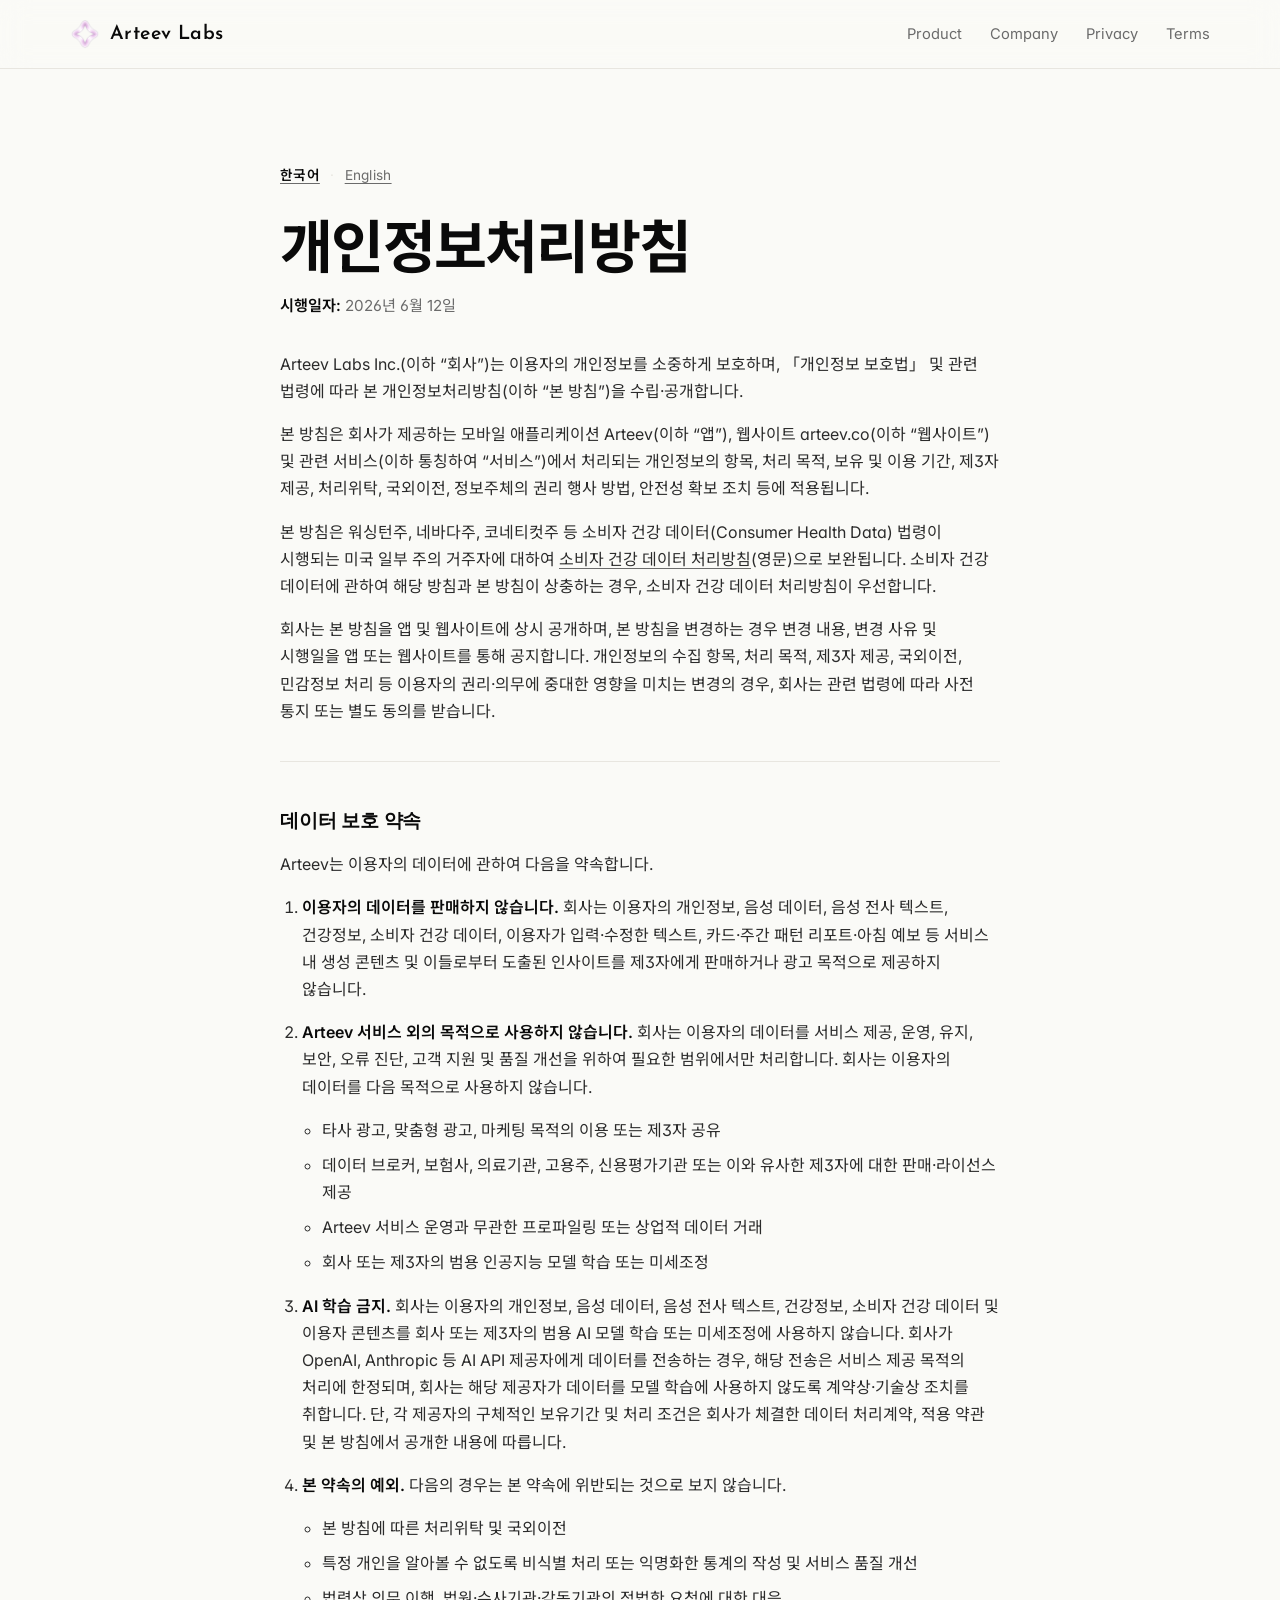
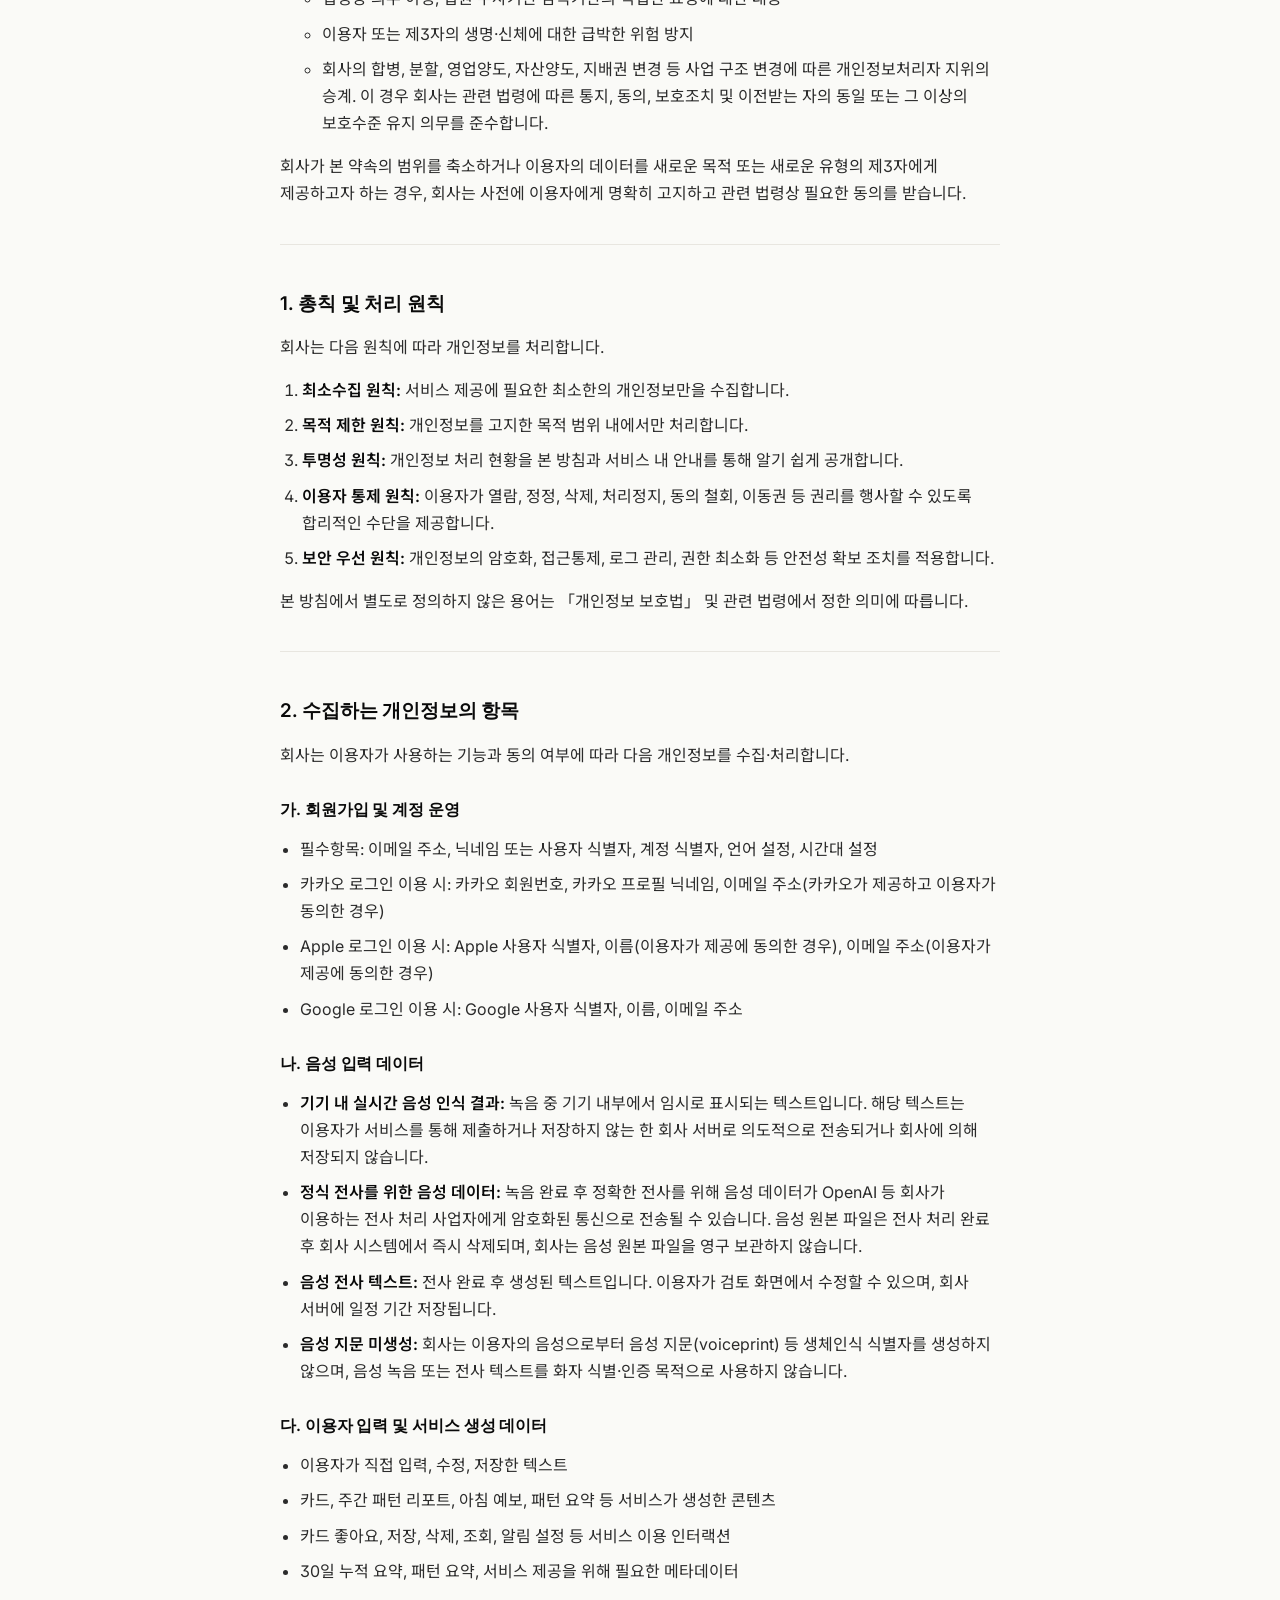
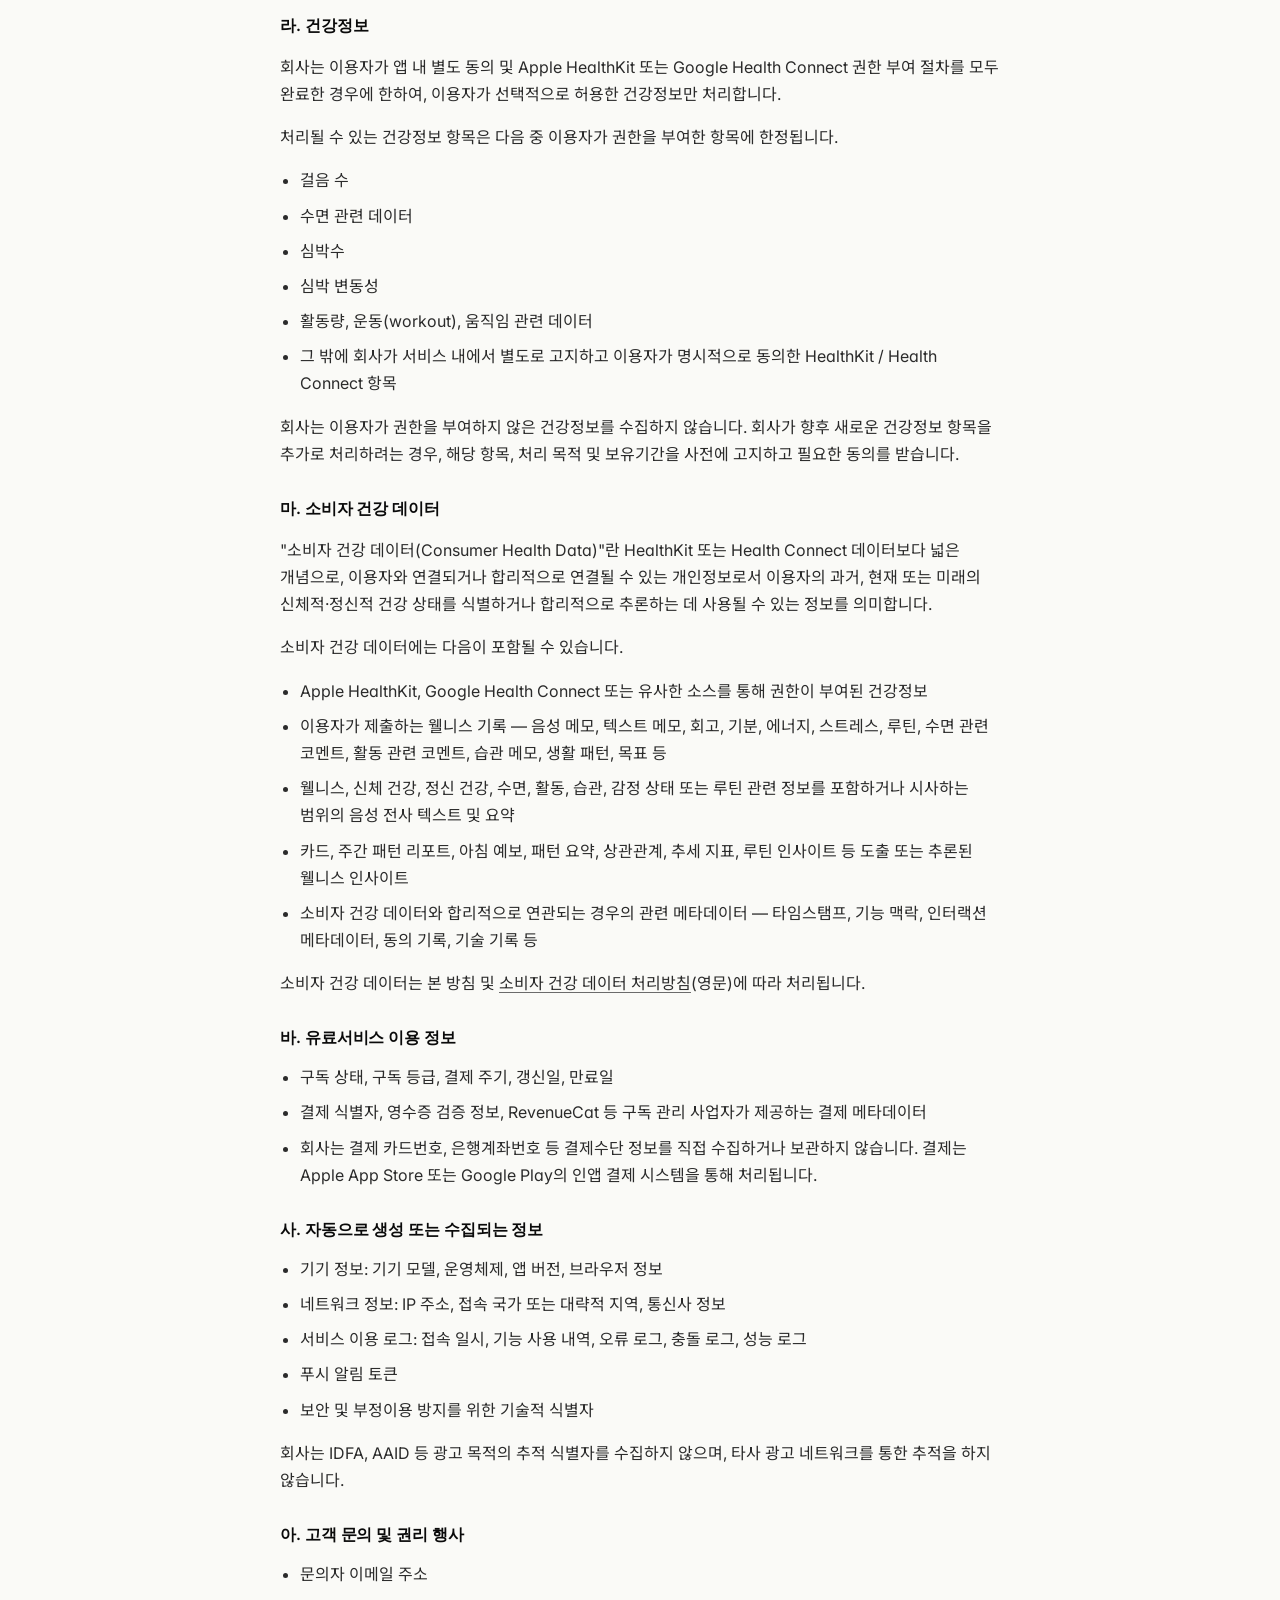
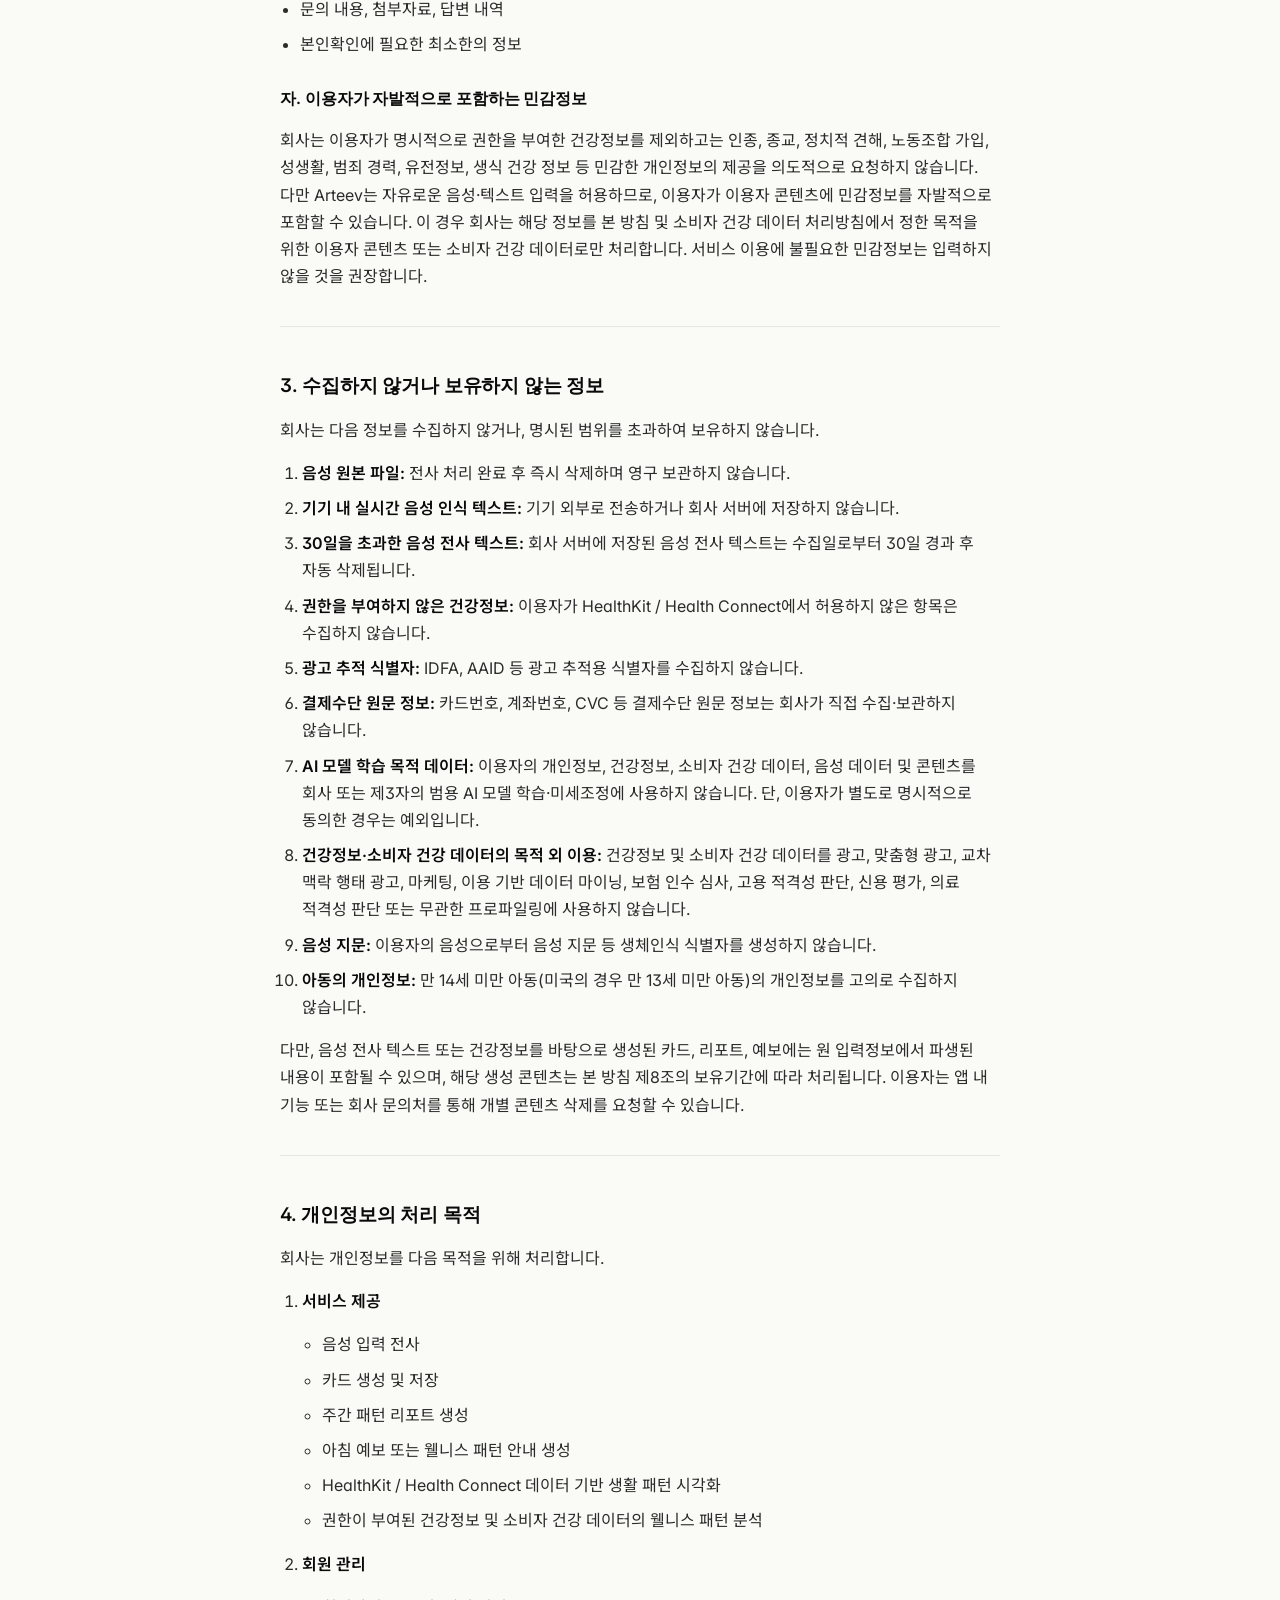
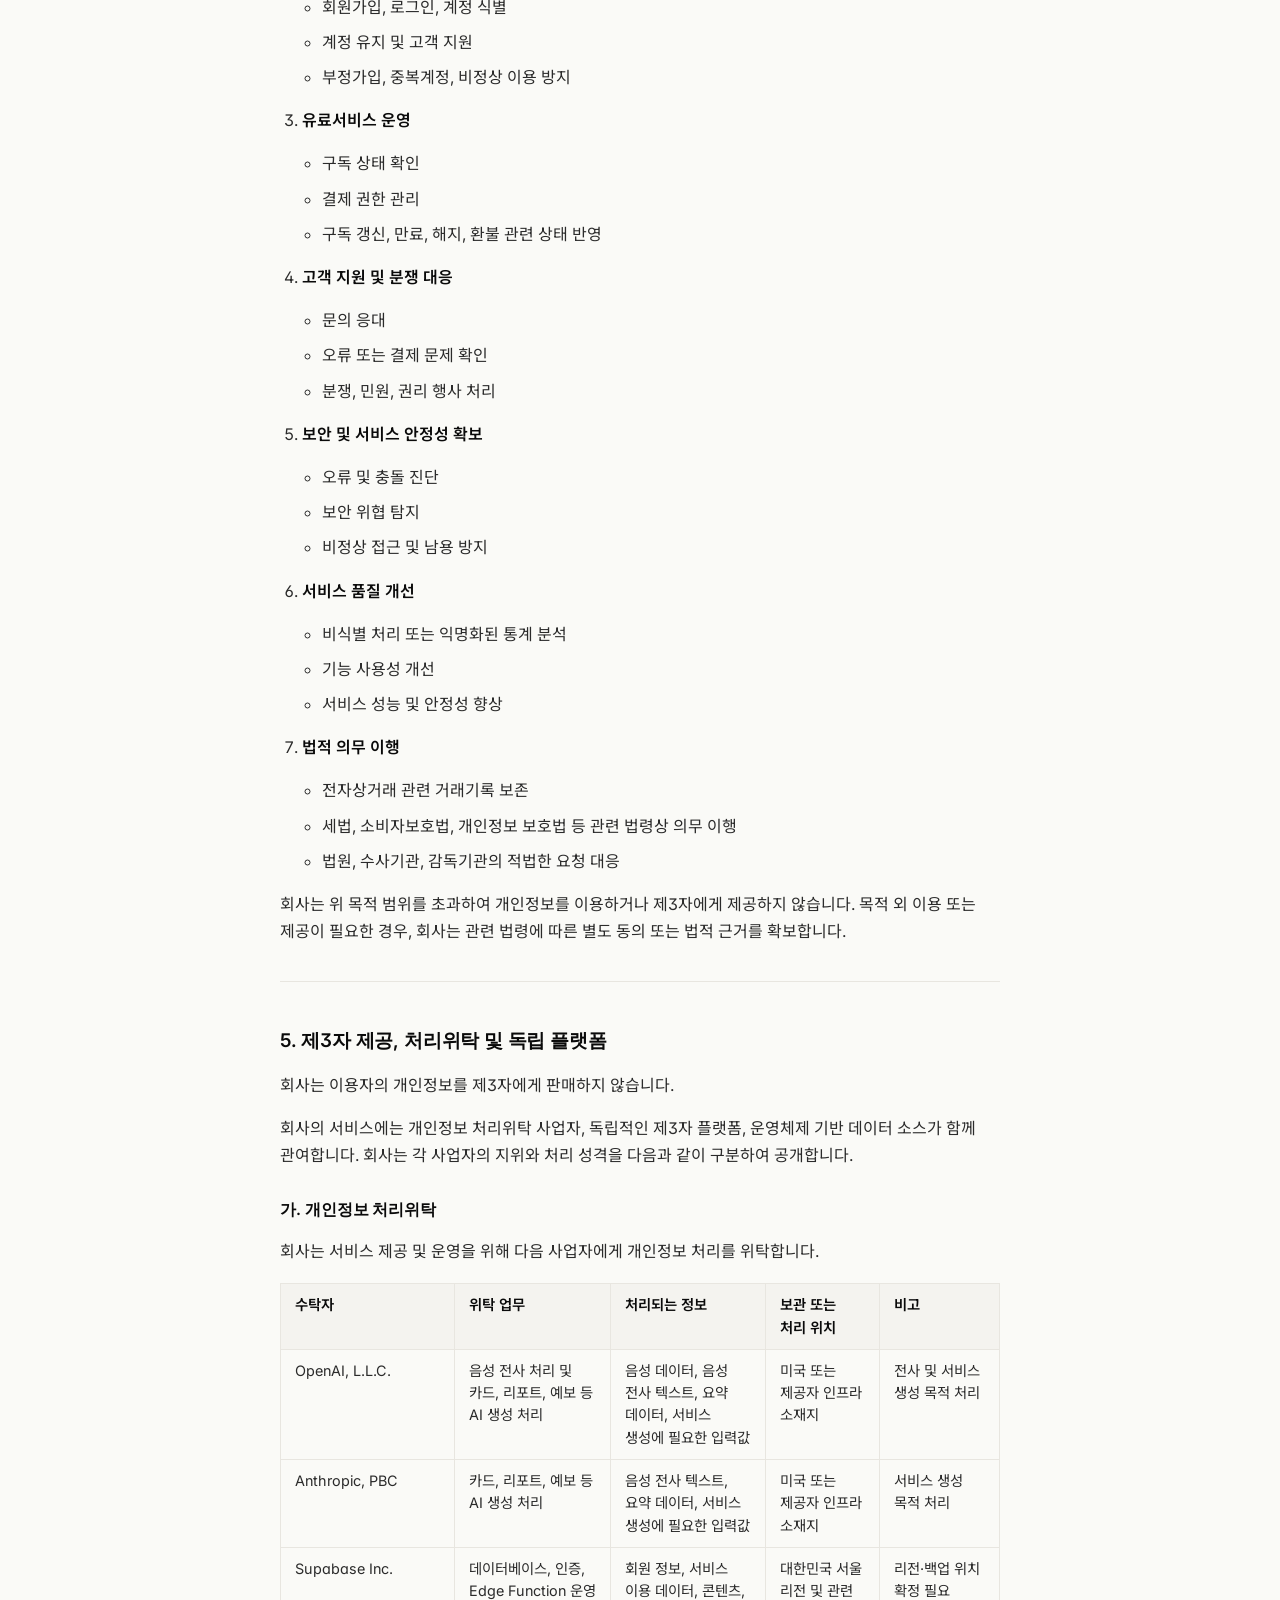
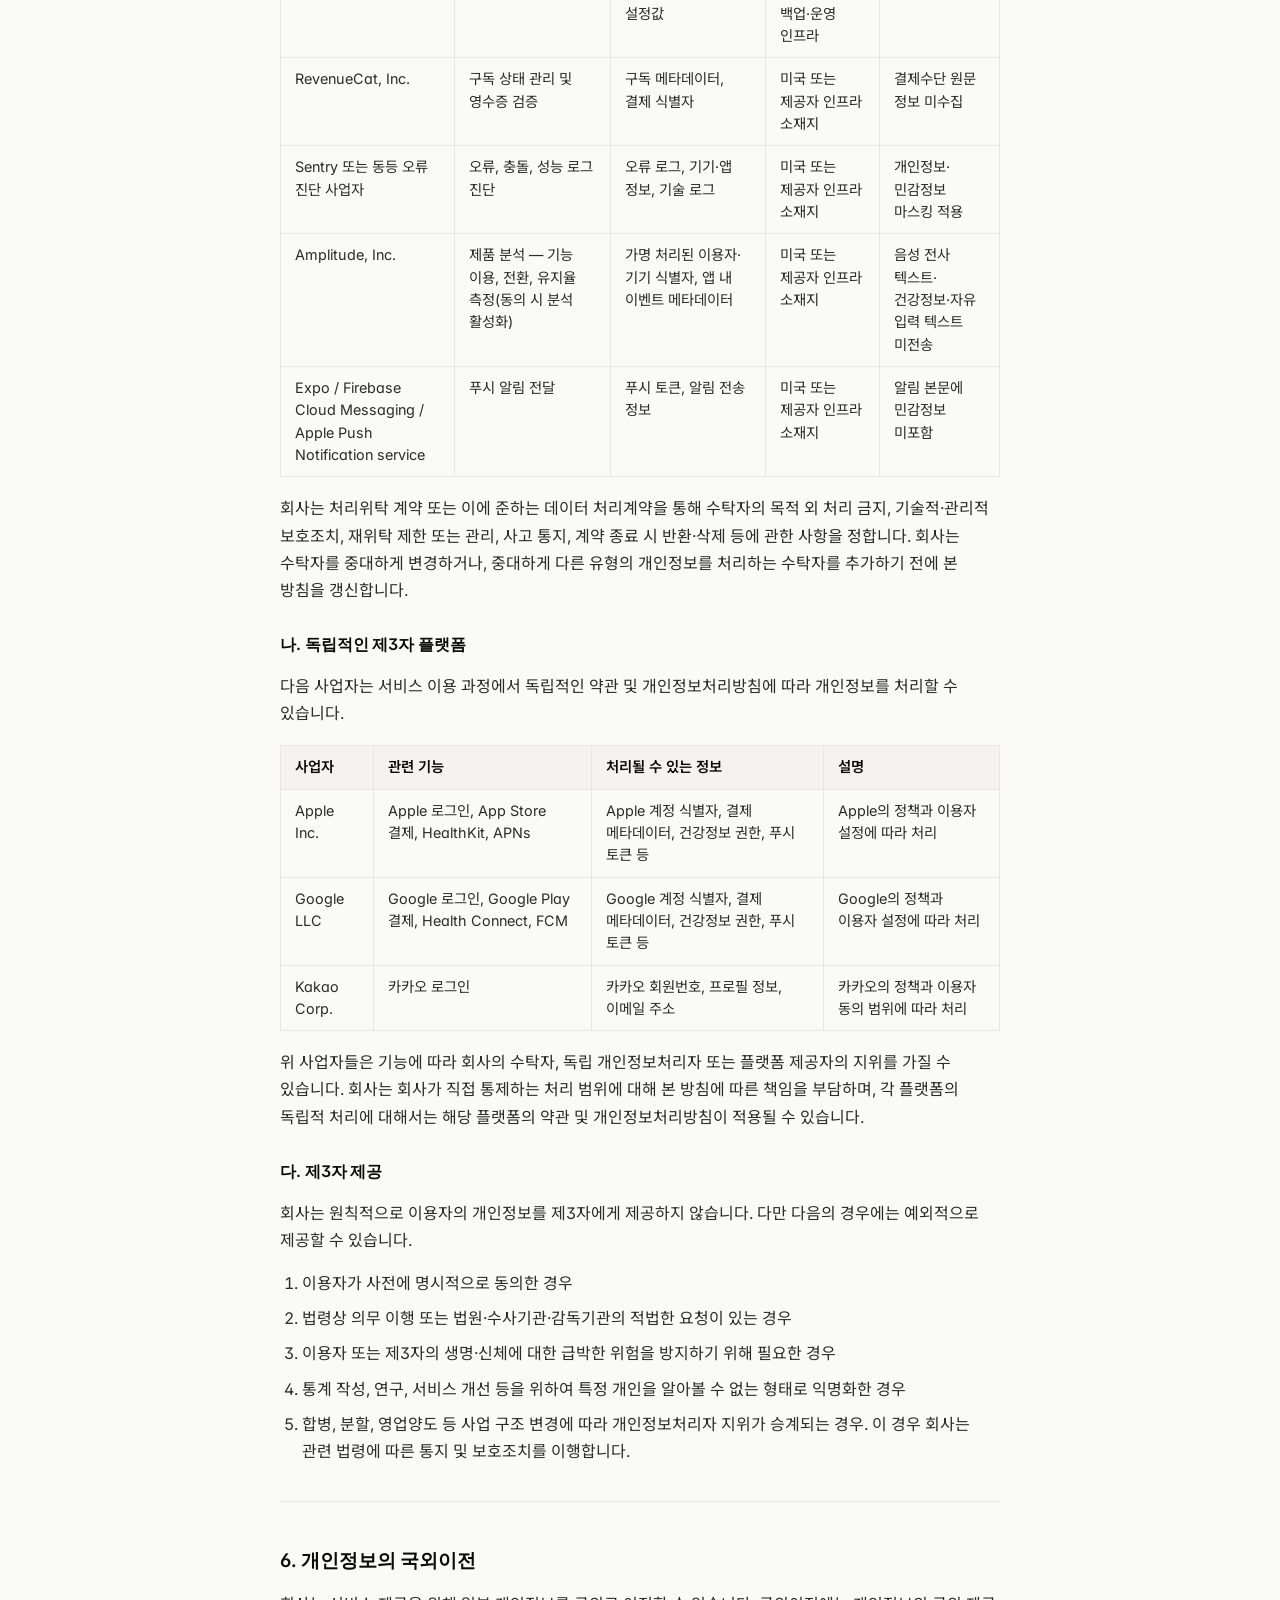
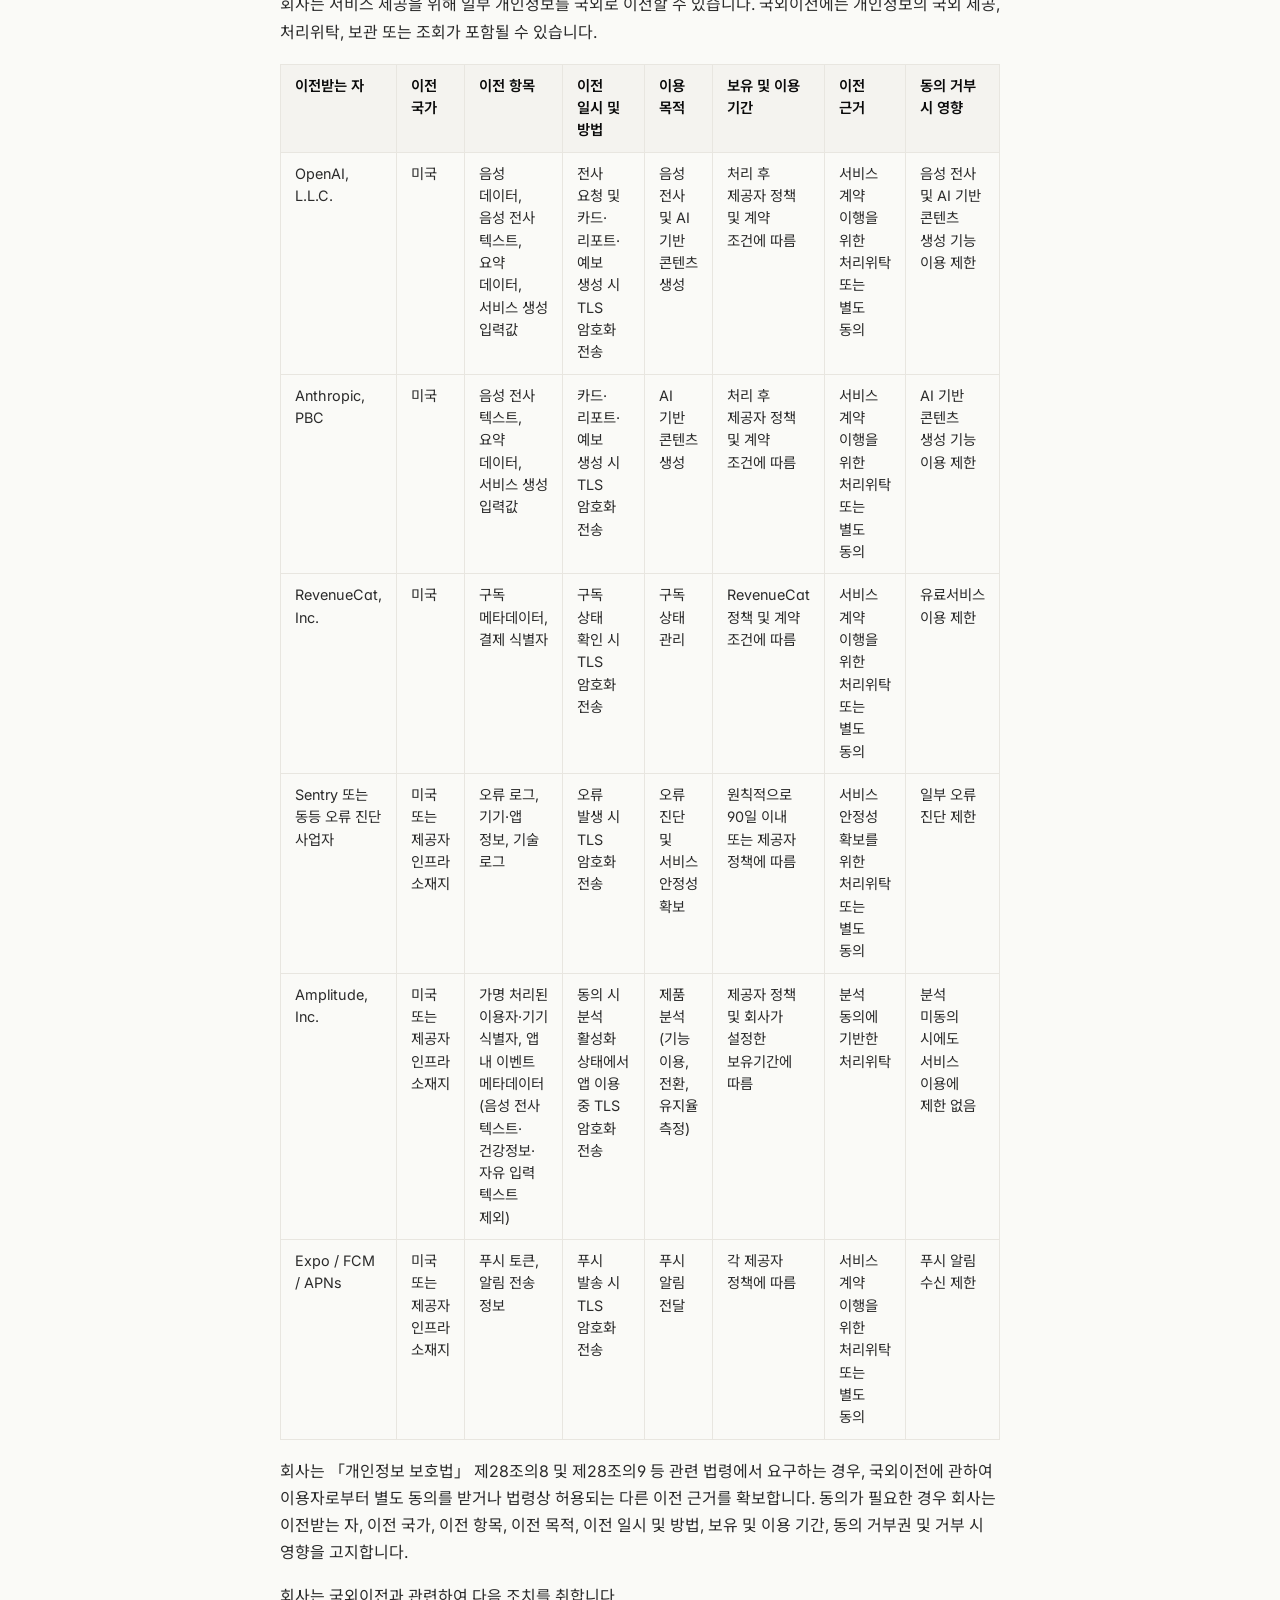
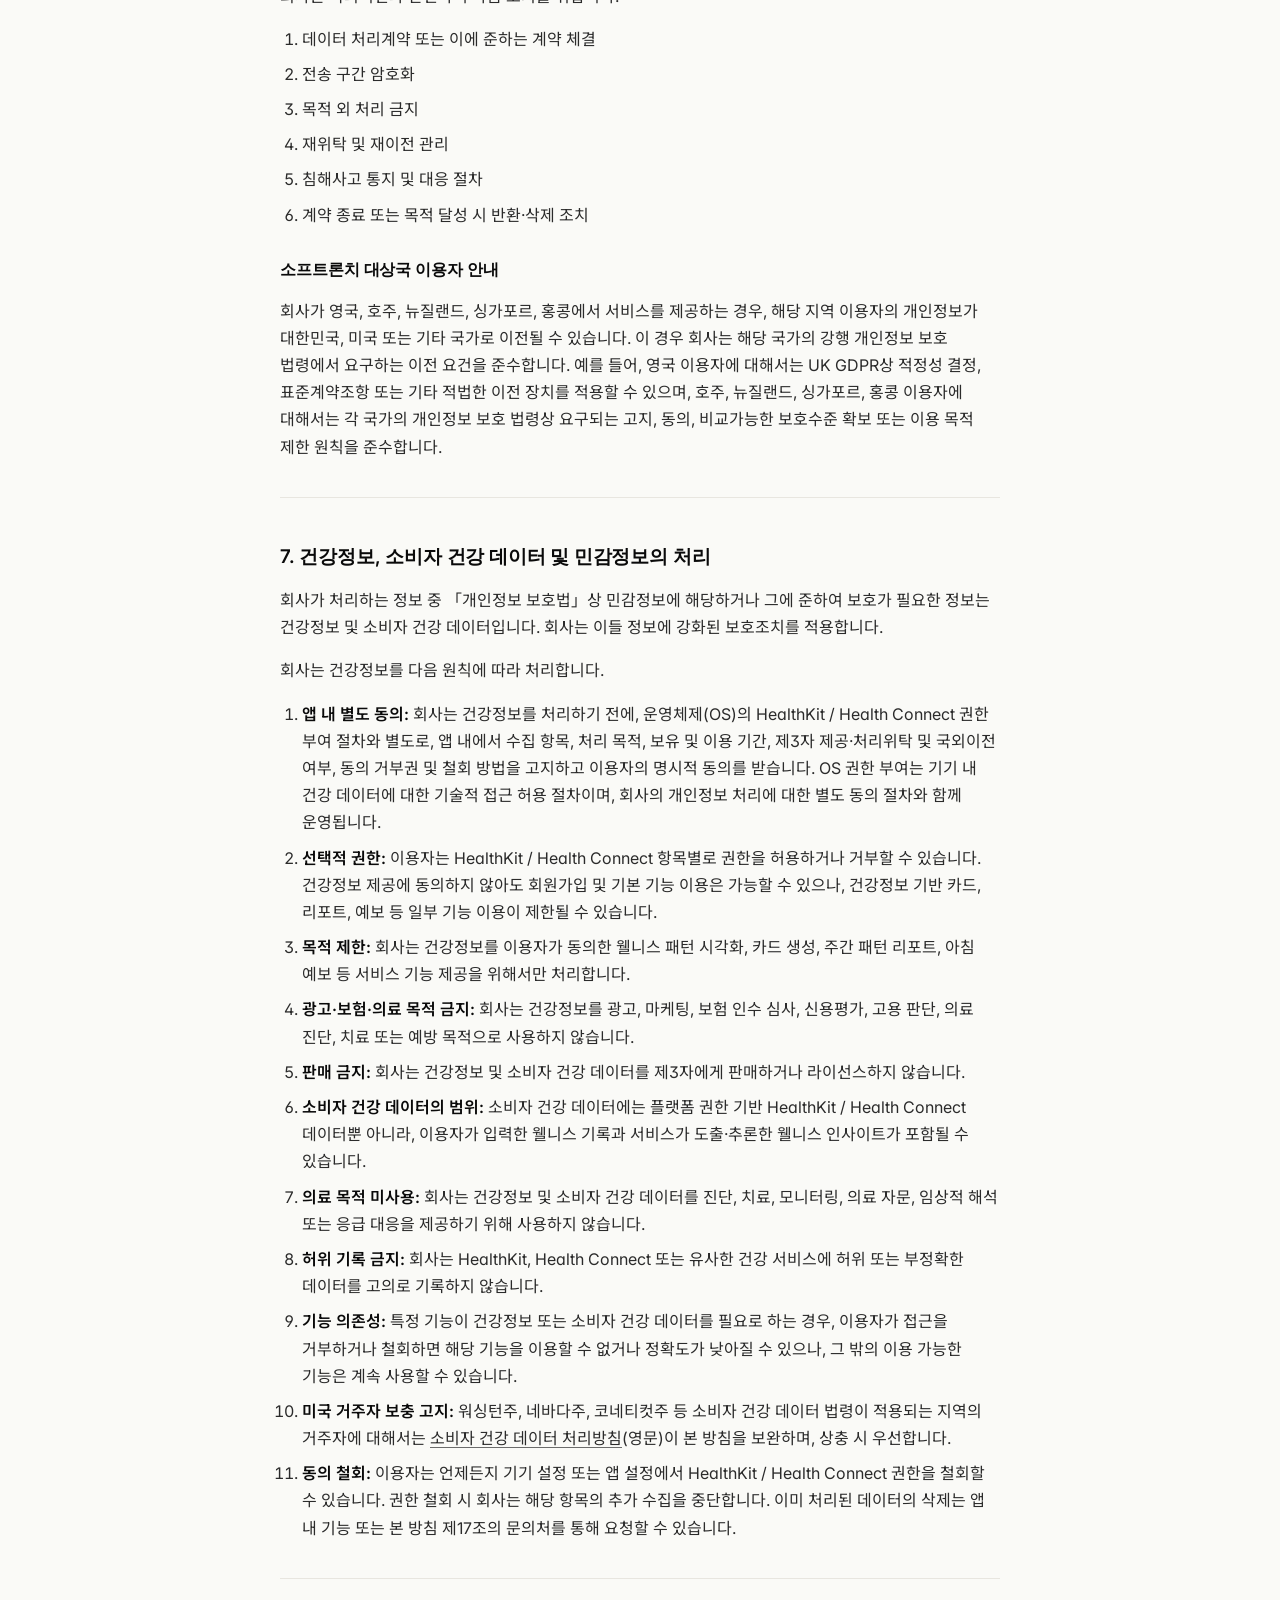
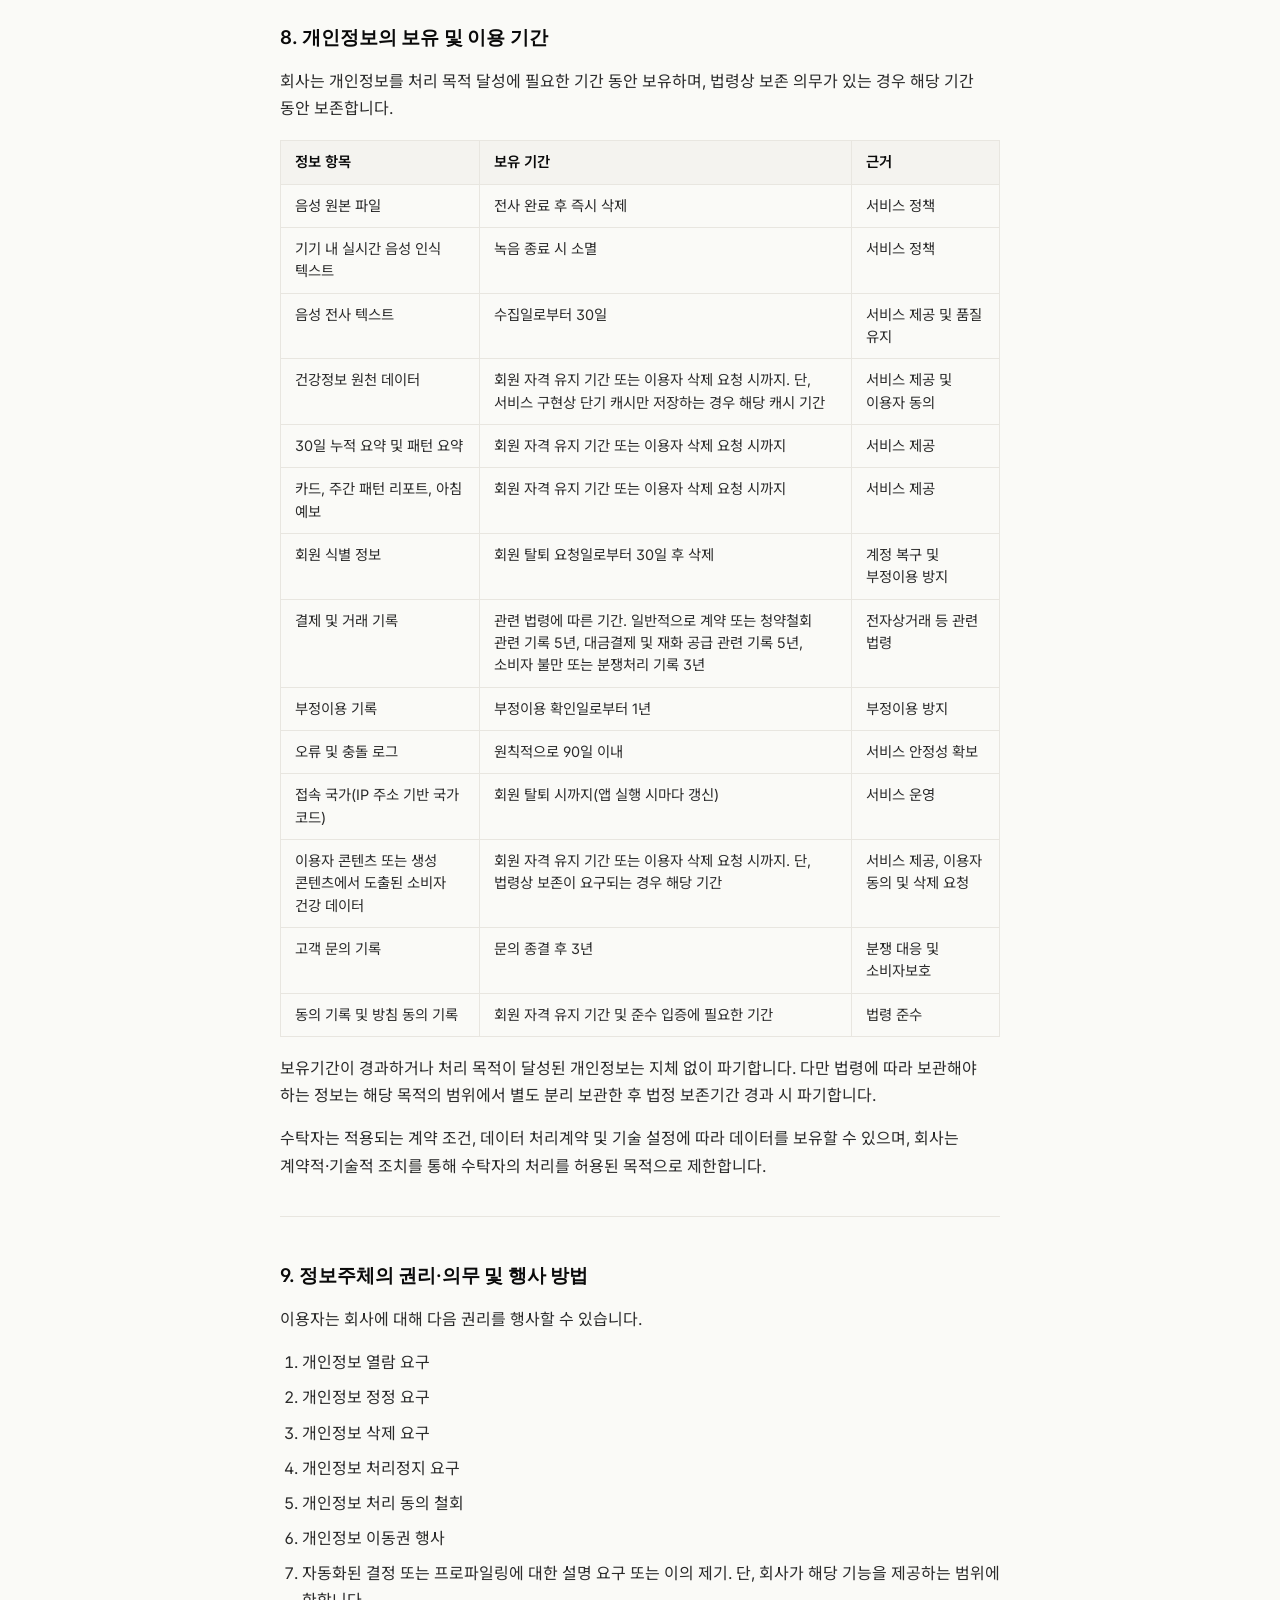
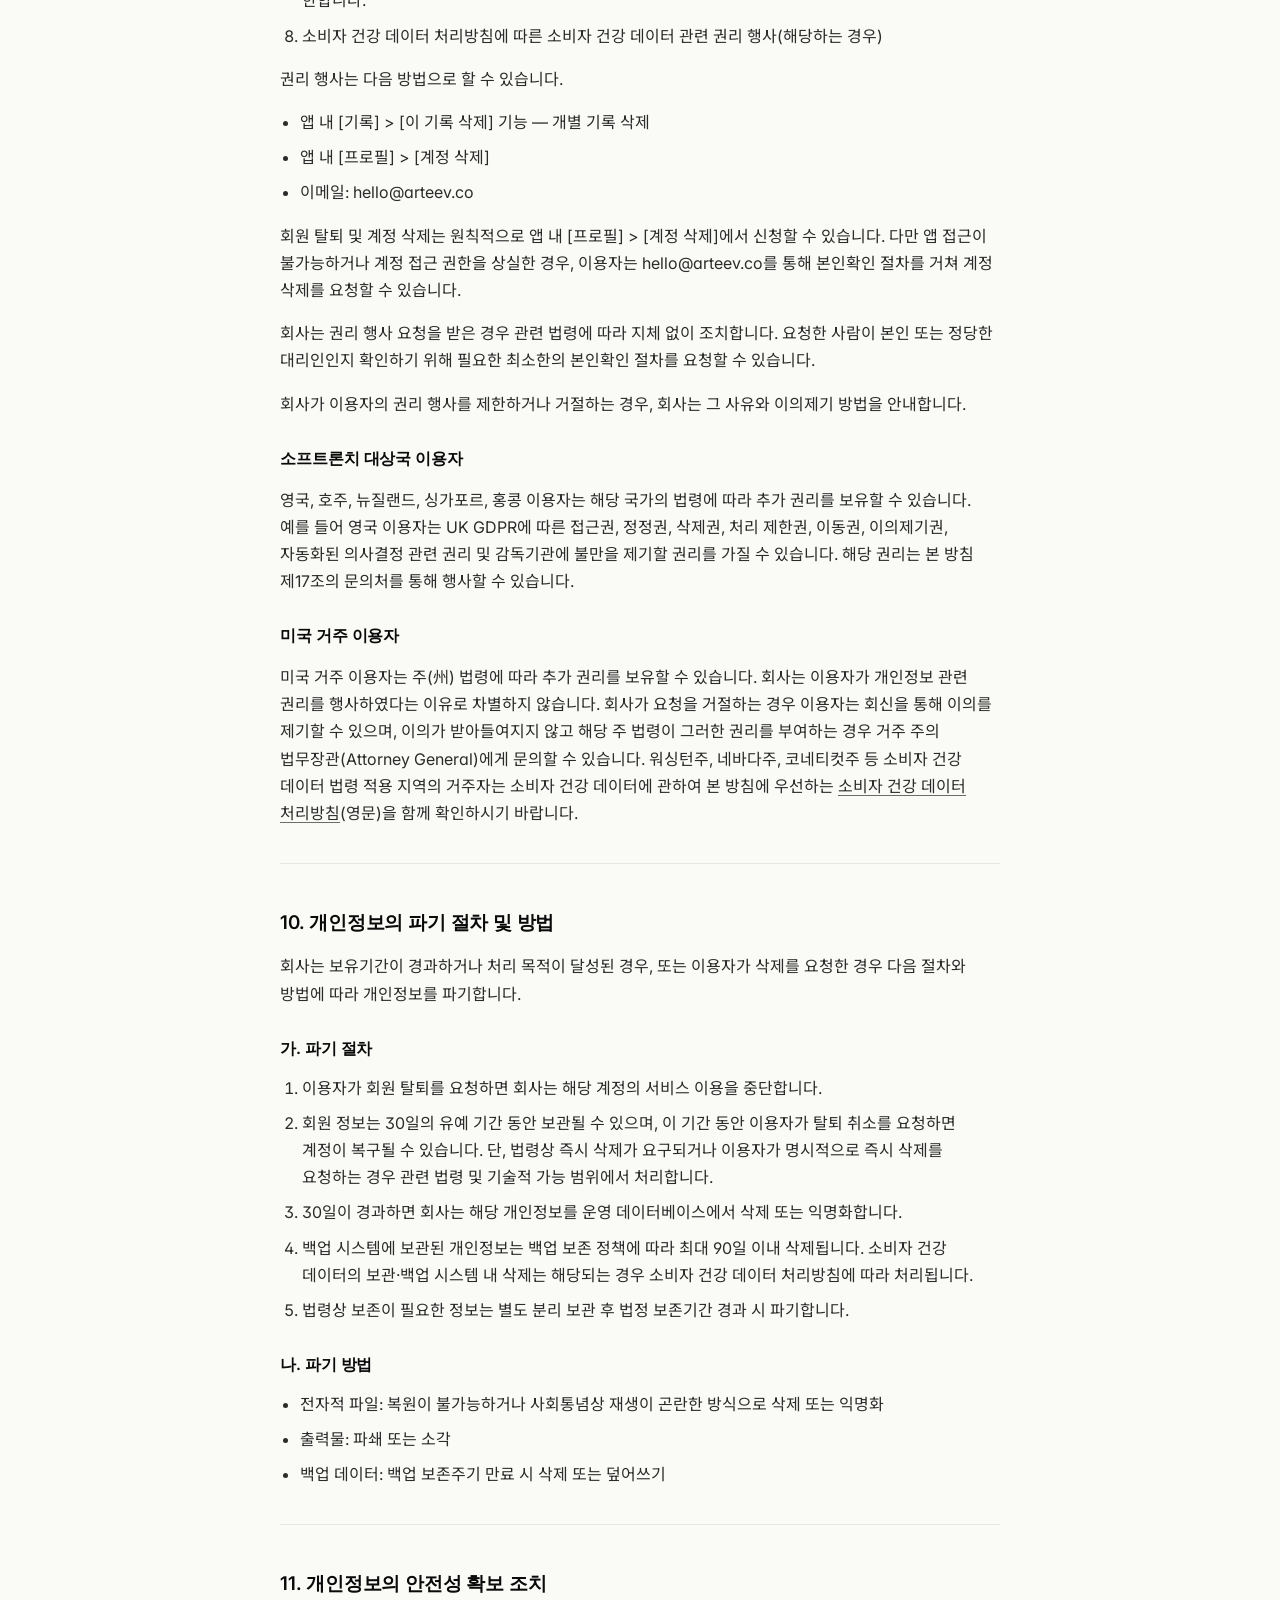
<file: privacy-ko.html>
<!doctype html>
<html lang="ko">
<head>
  <meta charset="utf-8">
  <meta name="viewport" content="width=device-width, initial-scale=1">
  <title>개인정보처리방침 | Arteev Labs Inc.</title>
  <meta name="description" content="Arteev Labs Inc. 개인정보처리방침">
  <link rel="icon" type="image/png" sizes="32x32" href="assets/favicon-32.png?v=20260531d">
  <link rel="icon" type="image/png" sizes="16x16" href="assets/favicon-16.png?v=20260531d">
  <link rel="apple-touch-icon" sizes="180x180" href="assets/favicon-180.png?v=20260531d">
  <link rel="preconnect" href="https://fonts.googleapis.com">
  <link rel="preconnect" href="https://fonts.gstatic.com" crossorigin>
  <link href="https://fonts.googleapis.com/css2?family=Inter:wght@400;500;600;700&family=Instrument+Serif:ital@0;1&family=Josefin+Sans:wght@400;500;600&family=Noto+Sans+KR:wght@400;500;600;700&display=swap" rel="stylesheet">
  <link rel="stylesheet" href="styles.css?v=20260725b">
</head>
<body>
  <header class="site-header">
    <div class="container nav">
      <a class="brand" href="index.html" aria-label="Arteev Labs Inc. home">
        <img class="logo-mark" src="assets/iconA.png?v=20260531d" alt="">
        <span>Arteev Labs</span>
      </a>
      <nav class="nav-links" aria-label="Primary navigation">
        <a href="index.html#product">Product</a>
        <a href="index.html#company">Company</a>
        <a href="privacy.html">Privacy</a>
        <a href="terms.html">Terms</a>
      </nav>
    </div>
  </header>

  <main class="legal-page">
    <div class="container legal-content">
      <div class="lang-toggle" role="navigation" aria-label="Language">
        <a href="privacy-ko.html" class="active" data-lang="ko">한국어</a>
        <span class="lang-sep">·</span>
        <a href="privacy-en.html" data-lang="en">English</a>
      </div>

      <h1>개인정보처리방침</h1>
      <p class="effective-date"><strong>시행일자:</strong> 2026년 6월 12일</p>

<p>Arteev Labs Inc.(이하 “회사”)는 이용자의 개인정보를 소중하게 보호하며, 「개인정보 보호법」 및 관련 법령에 따라 본 개인정보처리방침(이하 “본 방침”)을 수립·공개합니다.</p>
<p>본 방침은 회사가 제공하는 모바일 애플리케이션 Arteev(이하 “앱”), 웹사이트 arteev.co(이하 “웹사이트”) 및 관련 서비스(이하 통칭하여 “서비스”)에서 처리되는 개인정보의 항목, 처리 목적, 보유 및 이용 기간, 제3자 제공, 처리위탁, 국외이전, 정보주체의 권리 행사 방법, 안전성 확보 조치 등에 적용됩니다.</p>
<p>본 방침은 워싱턴주, 네바다주, 코네티컷주 등 소비자 건강 데이터(Consumer Health Data) 법령이 시행되는 미국 일부 주의 거주자에 대하여 <a href="consumer-health-data-privacy-en.html">소비자 건강 데이터 처리방침</a>(영문)으로 보완됩니다. 소비자 건강 데이터에 관하여 해당 방침과 본 방침이 상충하는 경우, 소비자 건강 데이터 처리방침이 우선합니다.</p>
<p>회사는 본 방침을 앱 및 웹사이트에 상시 공개하며, 본 방침을 변경하는 경우 변경 내용, 변경 사유 및 시행일을 앱 또는 웹사이트를 통해 공지합니다. 개인정보의 수집 항목, 처리 목적, 제3자 제공, 국외이전, 민감정보 처리 등 이용자의 권리·의무에 중대한 영향을 미치는 변경의 경우, 회사는 관련 법령에 따라 사전 통지 또는 별도 동의를 받습니다.</p>
<hr />
<h2>데이터 보호 약속</h2>
<p>Arteev는 이용자의 데이터에 관하여 다음을 약속합니다.</p>
<ol>
<li>
<p><strong>이용자의 데이터를 판매하지 않습니다.</strong> 회사는 이용자의 개인정보, 음성 데이터, 음성 전사 텍스트, 건강정보, 소비자 건강 데이터, 이용자가 입력·수정한 텍스트, 카드·주간 패턴 리포트·아침 예보 등 서비스 내 생성 콘텐츠 및 이들로부터 도출된 인사이트를 제3자에게 판매하거나 광고 목적으로 제공하지 않습니다.</p>
</li>
<li>
<p><strong>Arteev 서비스 외의 목적으로 사용하지 않습니다.</strong> 회사는 이용자의 데이터를 서비스 제공, 운영, 유지, 보안, 오류 진단, 고객 지원 및 품질 개선을 위하여 필요한 범위에서만 처리합니다. 회사는 이용자의 데이터를 다음 목적으로 사용하지 않습니다.</p>
<ul>
<li>타사 광고, 맞춤형 광고, 마케팅 목적의 이용 또는 제3자 공유</li>
<li>데이터 브로커, 보험사, 의료기관, 고용주, 신용평가기관 또는 이와 유사한 제3자에 대한 판매·라이선스 제공</li>
<li>Arteev 서비스 운영과 무관한 프로파일링 또는 상업적 데이터 거래</li>
<li>회사 또는 제3자의 범용 인공지능 모델 학습 또는 미세조정</li>
</ul>
</li>
<li>
<p><strong>AI 학습 금지.</strong> 회사는 이용자의 개인정보, 음성 데이터, 음성 전사 텍스트, 건강정보, 소비자 건강 데이터 및 이용자 콘텐츠를 회사 또는 제3자의 범용 AI 모델 학습 또는 미세조정에 사용하지 않습니다. 회사가 OpenAI, Anthropic 등 AI API 제공자에게 데이터를 전송하는 경우, 해당 전송은 서비스 제공 목적의 처리에 한정되며, 회사는 해당 제공자가 데이터를 모델 학습에 사용하지 않도록 계약상·기술상 조치를 취합니다. 단, 각 제공자의 구체적인 보유기간 및 처리 조건은 회사가 체결한 데이터 처리계약, 적용 약관 및 본 방침에서 공개한 내용에 따릅니다.</p>
</li>
<li>
<p><strong>본 약속의 예외.</strong> 다음의 경우는 본 약속에 위반되는 것으로 보지 않습니다.</p>
<ul>
<li>본 방침에 따른 처리위탁 및 국외이전</li>
<li>특정 개인을 알아볼 수 없도록 비식별 처리 또는 익명화한 통계의 작성 및 서비스 품질 개선</li>
<li>법령상 의무 이행, 법원·수사기관·감독기관의 적법한 요청에 대한 대응</li>
<li>이용자 또는 제3자의 생명·신체에 대한 급박한 위험 방지</li>
<li>회사의 합병, 분할, 영업양도, 자산양도, 지배권 변경 등 사업 구조 변경에 따른 개인정보처리자 지위의 승계. 이 경우 회사는 관련 법령에 따른 통지, 동의, 보호조치 및 이전받는 자의 동일 또는 그 이상의 보호수준 유지 의무를 준수합니다.</li>
</ul>
</li>
</ol>
<p>회사가 본 약속의 범위를 축소하거나 이용자의 데이터를 새로운 목적 또는 새로운 유형의 제3자에게 제공하고자 하는 경우, 회사는 사전에 이용자에게 명확히 고지하고 관련 법령상 필요한 동의를 받습니다.</p>
<hr />
<h2>1. 총칙 및 처리 원칙</h2>
<p>회사는 다음 원칙에 따라 개인정보를 처리합니다.</p>
<ol>
<li><strong>최소수집 원칙:</strong> 서비스 제공에 필요한 최소한의 개인정보만을 수집합니다.</li>
<li><strong>목적 제한 원칙:</strong> 개인정보를 고지한 목적 범위 내에서만 처리합니다.</li>
<li><strong>투명성 원칙:</strong> 개인정보 처리 현황을 본 방침과 서비스 내 안내를 통해 알기 쉽게 공개합니다.</li>
<li><strong>이용자 통제 원칙:</strong> 이용자가 열람, 정정, 삭제, 처리정지, 동의 철회, 이동권 등 권리를 행사할 수 있도록 합리적인 수단을 제공합니다.</li>
<li><strong>보안 우선 원칙:</strong> 개인정보의 암호화, 접근통제, 로그 관리, 권한 최소화 등 안전성 확보 조치를 적용합니다.</li>
</ol>
<p>본 방침에서 별도로 정의하지 않은 용어는 「개인정보 보호법」 및 관련 법령에서 정한 의미에 따릅니다.</p>
<hr />
<h2>2. 수집하는 개인정보의 항목</h2>
<p>회사는 이용자가 사용하는 기능과 동의 여부에 따라 다음 개인정보를 수집·처리합니다.</p>
<h3>가. 회원가입 및 계정 운영</h3>
<ul>
<li>필수항목: 이메일 주소, 닉네임 또는 사용자 식별자, 계정 식별자, 언어 설정, 시간대 설정</li>
<li>카카오 로그인 이용 시: 카카오 회원번호, 카카오 프로필 닉네임, 이메일 주소(카카오가 제공하고 이용자가 동의한 경우)</li>
<li>Apple 로그인 이용 시: Apple 사용자 식별자, 이름(이용자가 제공에 동의한 경우), 이메일 주소(이용자가 제공에 동의한 경우)</li>
<li>Google 로그인 이용 시: Google 사용자 식별자, 이름, 이메일 주소</li>
</ul>
<h3>나. 음성 입력 데이터</h3>
<ul>
<li><strong>기기 내 실시간 음성 인식 결과:</strong> 녹음 중 기기 내부에서 임시로 표시되는 텍스트입니다. 해당 텍스트는 이용자가 서비스를 통해 제출하거나 저장하지 않는 한 회사 서버로 의도적으로 전송되거나 회사에 의해 저장되지 않습니다.</li>
<li><strong>정식 전사를 위한 음성 데이터:</strong> 녹음 완료 후 정확한 전사를 위해 음성 데이터가 OpenAI 등 회사가 이용하는 전사 처리 사업자에게 암호화된 통신으로 전송될 수 있습니다. 음성 원본 파일은 전사 처리 완료 후 회사 시스템에서 즉시 삭제되며, 회사는 음성 원본 파일을 영구 보관하지 않습니다.</li>
<li><strong>음성 전사 텍스트:</strong> 전사 완료 후 생성된 텍스트입니다. 이용자가 검토 화면에서 수정할 수 있으며, 회사 서버에 일정 기간 저장됩니다.</li>
<li><strong>음성 지문 미생성:</strong> 회사는 이용자의 음성으로부터 음성 지문(voiceprint) 등 생체인식 식별자를 생성하지 않으며, 음성 녹음 또는 전사 텍스트를 화자 식별·인증 목적으로 사용하지 않습니다.</li>
</ul>
<h3>다. 이용자 입력 및 서비스 생성 데이터</h3>
<ul>
<li>이용자가 직접 입력, 수정, 저장한 텍스트</li>
<li>카드, 주간 패턴 리포트, 아침 예보, 패턴 요약 등 서비스가 생성한 콘텐츠</li>
<li>카드 좋아요, 저장, 삭제, 조회, 알림 설정 등 서비스 이용 인터랙션</li>
<li>30일 누적 요약, 패턴 요약, 서비스 제공을 위해 필요한 메타데이터</li>
</ul>
<h3>라. 건강정보</h3>
<p>회사는 이용자가 앱 내 별도 동의 및 Apple HealthKit 또는 Google Health Connect 권한 부여 절차를 모두 완료한 경우에 한하여, 이용자가 선택적으로 허용한 건강정보만 처리합니다.</p>
<p>처리될 수 있는 건강정보 항목은 다음 중 이용자가 권한을 부여한 항목에 한정됩니다.</p>
<ul>
<li>걸음 수</li>
<li>수면 관련 데이터</li>
<li>심박수</li>
<li>심박 변동성</li>
<li>활동량, 운동(workout), 움직임 관련 데이터</li>
<li>그 밖에 회사가 서비스 내에서 별도로 고지하고 이용자가 명시적으로 동의한 HealthKit / Health Connect 항목</li>
</ul>
<p>회사는 이용자가 권한을 부여하지 않은 건강정보를 수집하지 않습니다. 회사가 향후 새로운 건강정보 항목을 추가로 처리하려는 경우, 해당 항목, 처리 목적 및 보유기간을 사전에 고지하고 필요한 동의를 받습니다.</p>
<h3>마. 소비자 건강 데이터</h3>
<p>"소비자 건강 데이터(Consumer Health Data)"란 HealthKit 또는 Health Connect 데이터보다 넓은 개념으로, 이용자와 연결되거나 합리적으로 연결될 수 있는 개인정보로서 이용자의 과거, 현재 또는 미래의 신체적·정신적 건강 상태를 식별하거나 합리적으로 추론하는 데 사용될 수 있는 정보를 의미합니다.</p>
<p>소비자 건강 데이터에는 다음이 포함될 수 있습니다.</p>
<ul>
<li>Apple HealthKit, Google Health Connect 또는 유사한 소스를 통해 권한이 부여된 건강정보</li>
<li>이용자가 제출하는 웰니스 기록 — 음성 메모, 텍스트 메모, 회고, 기분, 에너지, 스트레스, 루틴, 수면 관련 코멘트, 활동 관련 코멘트, 습관 메모, 생활 패턴, 목표 등</li>
<li>웰니스, 신체 건강, 정신 건강, 수면, 활동, 습관, 감정 상태 또는 루틴 관련 정보를 포함하거나 시사하는 범위의 음성 전사 텍스트 및 요약</li>
<li>카드, 주간 패턴 리포트, 아침 예보, 패턴 요약, 상관관계, 추세 지표, 루틴 인사이트 등 도출 또는 추론된 웰니스 인사이트</li>
<li>소비자 건강 데이터와 합리적으로 연관되는 경우의 관련 메타데이터 — 타임스탬프, 기능 맥락, 인터랙션 메타데이터, 동의 기록, 기술 기록 등</li>
</ul>
<p>소비자 건강 데이터는 본 방침 및 <a href="consumer-health-data-privacy-en.html">소비자 건강 데이터 처리방침</a>(영문)에 따라 처리됩니다.</p>
<h3>바. 유료서비스 이용 정보</h3>
<ul>
<li>구독 상태, 구독 등급, 결제 주기, 갱신일, 만료일</li>
<li>결제 식별자, 영수증 검증 정보, RevenueCat 등 구독 관리 사업자가 제공하는 결제 메타데이터</li>
<li>회사는 결제 카드번호, 은행계좌번호 등 결제수단 정보를 직접 수집하거나 보관하지 않습니다. 결제는 Apple App Store 또는 Google Play의 인앱 결제 시스템을 통해 처리됩니다.</li>
</ul>
<h3>사. 자동으로 생성 또는 수집되는 정보</h3>
<ul>
<li>기기 정보: 기기 모델, 운영체제, 앱 버전, 브라우저 정보</li>
<li>네트워크 정보: IP 주소, 접속 국가 또는 대략적 지역, 통신사 정보</li>
<li>서비스 이용 로그: 접속 일시, 기능 사용 내역, 오류 로그, 충돌 로그, 성능 로그</li>
<li>푸시 알림 토큰</li>
<li>보안 및 부정이용 방지를 위한 기술적 식별자</li>
</ul>
<p>회사는 IDFA, AAID 등 광고 목적의 추적 식별자를 수집하지 않으며, 타사 광고 네트워크를 통한 추적을 하지 않습니다.</p>
<h3>아. 고객 문의 및 권리 행사</h3>
<ul>
<li>문의자 이메일 주소</li>
<li>문의 내용, 첨부자료, 답변 내역</li>
<li>본인확인에 필요한 최소한의 정보</li>
</ul>
<h3>자. 이용자가 자발적으로 포함하는 민감정보</h3>
<p>회사는 이용자가 명시적으로 권한을 부여한 건강정보를 제외하고는 인종, 종교, 정치적 견해, 노동조합 가입, 성생활, 범죄 경력, 유전정보, 생식 건강 정보 등 민감한 개인정보의 제공을 의도적으로 요청하지 않습니다. 다만 Arteev는 자유로운 음성·텍스트 입력을 허용하므로, 이용자가 이용자 콘텐츠에 민감정보를 자발적으로 포함할 수 있습니다. 이 경우 회사는 해당 정보를 본 방침 및 소비자 건강 데이터 처리방침에서 정한 목적을 위한 이용자 콘텐츠 또는 소비자 건강 데이터로만 처리합니다. 서비스 이용에 불필요한 민감정보는 입력하지 않을 것을 권장합니다.</p>
<hr />
<h2>3. 수집하지 않거나 보유하지 않는 정보</h2>
<p>회사는 다음 정보를 수집하지 않거나, 명시된 범위를 초과하여 보유하지 않습니다.</p>
<ol>
<li><strong>음성 원본 파일:</strong> 전사 처리 완료 후 즉시 삭제하며 영구 보관하지 않습니다.</li>
<li><strong>기기 내 실시간 음성 인식 텍스트:</strong> 기기 외부로 전송하거나 회사 서버에 저장하지 않습니다.</li>
<li><strong>30일을 초과한 음성 전사 텍스트:</strong> 회사 서버에 저장된 음성 전사 텍스트는 수집일로부터 30일 경과 후 자동 삭제됩니다.</li>
<li><strong>권한을 부여하지 않은 건강정보:</strong> 이용자가 HealthKit / Health Connect에서 허용하지 않은 항목은 수집하지 않습니다.</li>
<li><strong>광고 추적 식별자:</strong> IDFA, AAID 등 광고 추적용 식별자를 수집하지 않습니다.</li>
<li><strong>결제수단 원문 정보:</strong> 카드번호, 계좌번호, CVC 등 결제수단 원문 정보는 회사가 직접 수집·보관하지 않습니다.</li>
<li><strong>AI 모델 학습 목적 데이터:</strong> 이용자의 개인정보, 건강정보, 소비자 건강 데이터, 음성 데이터 및 콘텐츠를 회사 또는 제3자의 범용 AI 모델 학습·미세조정에 사용하지 않습니다. 단, 이용자가 별도로 명시적으로 동의한 경우는 예외입니다.</li>
<li><strong>건강정보·소비자 건강 데이터의 목적 외 이용:</strong> 건강정보 및 소비자 건강 데이터를 광고, 맞춤형 광고, 교차 맥락 행태 광고, 마케팅, 이용 기반 데이터 마이닝, 보험 인수 심사, 고용 적격성 판단, 신용 평가, 의료 적격성 판단 또는 무관한 프로파일링에 사용하지 않습니다.</li>
<li><strong>음성 지문:</strong> 이용자의 음성으로부터 음성 지문 등 생체인식 식별자를 생성하지 않습니다.</li>
<li><strong>아동의 개인정보:</strong> 만 14세 미만 아동(미국의 경우 만 13세 미만 아동)의 개인정보를 고의로 수집하지 않습니다.</li>
</ol>
<p>다만, 음성 전사 텍스트 또는 건강정보를 바탕으로 생성된 카드, 리포트, 예보에는 원 입력정보에서 파생된 내용이 포함될 수 있으며, 해당 생성 콘텐츠는 본 방침 제8조의 보유기간에 따라 처리됩니다. 이용자는 앱 내 기능 또는 회사 문의처를 통해 개별 콘텐츠 삭제를 요청할 수 있습니다.</p>
<hr />
<h2>4. 개인정보의 처리 목적</h2>
<p>회사는 개인정보를 다음 목적을 위해 처리합니다.</p>
<ol>
<li>
<p><strong>서비스 제공</strong></p>
<ul>
<li>음성 입력 전사</li>
<li>카드 생성 및 저장</li>
<li>주간 패턴 리포트 생성</li>
<li>아침 예보 또는 웰니스 패턴 안내 생성</li>
<li>HealthKit / Health Connect 데이터 기반 생활 패턴 시각화</li>
<li>권한이 부여된 건강정보 및 소비자 건강 데이터의 웰니스 패턴 분석</li>
</ul>
</li>
<li>
<p><strong>회원 관리</strong></p>
<ul>
<li>회원가입, 로그인, 계정 식별</li>
<li>계정 유지 및 고객 지원</li>
<li>부정가입, 중복계정, 비정상 이용 방지</li>
</ul>
</li>
<li>
<p><strong>유료서비스 운영</strong></p>
<ul>
<li>구독 상태 확인</li>
<li>결제 권한 관리</li>
<li>구독 갱신, 만료, 해지, 환불 관련 상태 반영</li>
</ul>
</li>
<li>
<p><strong>고객 지원 및 분쟁 대응</strong></p>
<ul>
<li>문의 응대</li>
<li>오류 또는 결제 문제 확인</li>
<li>분쟁, 민원, 권리 행사 처리</li>
</ul>
</li>
<li>
<p><strong>보안 및 서비스 안정성 확보</strong></p>
<ul>
<li>오류 및 충돌 진단</li>
<li>보안 위협 탐지</li>
<li>비정상 접근 및 남용 방지</li>
</ul>
</li>
<li>
<p><strong>서비스 품질 개선</strong></p>
<ul>
<li>비식별 처리 또는 익명화된 통계 분석</li>
<li>기능 사용성 개선</li>
<li>서비스 성능 및 안정성 향상</li>
</ul>
</li>
<li>
<p><strong>법적 의무 이행</strong></p>
<ul>
<li>전자상거래 관련 거래기록 보존</li>
<li>세법, 소비자보호법, 개인정보 보호법 등 관련 법령상 의무 이행</li>
<li>법원, 수사기관, 감독기관의 적법한 요청 대응</li>
</ul>
</li>
</ol>
<p>회사는 위 목적 범위를 초과하여 개인정보를 이용하거나 제3자에게 제공하지 않습니다. 목적 외 이용 또는 제공이 필요한 경우, 회사는 관련 법령에 따른 별도 동의 또는 법적 근거를 확보합니다.</p>
<hr />
<h2>5. 제3자 제공, 처리위탁 및 독립 플랫폼</h2>
<p>회사는 이용자의 개인정보를 제3자에게 판매하지 않습니다.</p>
<p>회사의 서비스에는 개인정보 처리위탁 사업자, 독립적인 제3자 플랫폼, 운영체제 기반 데이터 소스가 함께 관여합니다. 회사는 각 사업자의 지위와 처리 성격을 다음과 같이 구분하여 공개합니다.</p>
<h3>가. 개인정보 처리위탁</h3>
<p>회사는 서비스 제공 및 운영을 위해 다음 사업자에게 개인정보 처리를 위탁합니다.</p>
<table>
<thead>
<tr>
<th>수탁자</th>
<th>위탁 업무</th>
<th>처리되는 정보</th>
<th>보관 또는 처리 위치</th>
<th>비고</th>
</tr>
</thead>
<tbody>
<tr>
<td>OpenAI, L.L.C.</td>
<td>음성 전사 처리 및 카드, 리포트, 예보 등 AI 생성 처리</td>
<td>음성 데이터, 음성 전사 텍스트, 요약 데이터, 서비스 생성에 필요한 입력값</td>
<td>미국 또는 제공자 인프라 소재지</td>
<td>전사 및 서비스 생성 목적 처리</td>
</tr>
<tr>
<td>Anthropic, PBC</td>
<td>카드, 리포트, 예보 등 AI 생성 처리</td>
<td>음성 전사 텍스트, 요약 데이터, 서비스 생성에 필요한 입력값</td>
<td>미국 또는 제공자 인프라 소재지</td>
<td>서비스 생성 목적 처리</td>
</tr>
<tr>
<td>Supabase Inc.</td>
<td>데이터베이스, 인증, Edge Function 운영</td>
<td>회원 정보, 서비스 이용 데이터, 콘텐츠, 설정값</td>
<td>대한민국 서울 리전 및 관련 백업·운영 인프라</td>
<td>리전·백업 위치 확정 필요</td>
</tr>
<tr>
<td>RevenueCat, Inc.</td>
<td>구독 상태 관리 및 영수증 검증</td>
<td>구독 메타데이터, 결제 식별자</td>
<td>미국 또는 제공자 인프라 소재지</td>
<td>결제수단 원문 정보 미수집</td>
</tr>
<tr>
<td>Sentry 또는 동등 오류 진단 사업자</td>
<td>오류, 충돌, 성능 로그 진단</td>
<td>오류 로그, 기기·앱 정보, 기술 로그</td>
<td>미국 또는 제공자 인프라 소재지</td>
<td>개인정보·민감정보 마스킹 적용</td>
</tr>
<tr>
<td>Amplitude, Inc.</td>
<td>제품 분석 — 기능 이용, 전환, 유지율 측정(동의 시 분석 활성화)</td>
<td>가명 처리된 이용자·기기 식별자, 앱 내 이벤트 메타데이터</td>
<td>미국 또는 제공자 인프라 소재지</td>
<td>음성 전사 텍스트·건강정보·자유 입력 텍스트 미전송</td>
</tr>
<tr>
<td>Expo / Firebase Cloud Messaging / Apple Push Notification service</td>
<td>푸시 알림 전달</td>
<td>푸시 토큰, 알림 전송 정보</td>
<td>미국 또는 제공자 인프라 소재지</td>
<td>알림 본문에 민감정보 미포함</td>
</tr>
</tbody>
</table>
<p>회사는 처리위탁 계약 또는 이에 준하는 데이터 처리계약을 통해 수탁자의 목적 외 처리 금지, 기술적·관리적 보호조치, 재위탁 제한 또는 관리, 사고 통지, 계약 종료 시 반환·삭제 등에 관한 사항을 정합니다. 회사는 수탁자를 중대하게 변경하거나, 중대하게 다른 유형의 개인정보를 처리하는 수탁자를 추가하기 전에 본 방침을 갱신합니다.</p>
<h3>나. 독립적인 제3자 플랫폼</h3>
<p>다음 사업자는 서비스 이용 과정에서 독립적인 약관 및 개인정보처리방침에 따라 개인정보를 처리할 수 있습니다.</p>
<table>
<thead>
<tr>
<th>사업자</th>
<th>관련 기능</th>
<th>처리될 수 있는 정보</th>
<th>설명</th>
</tr>
</thead>
<tbody>
<tr>
<td>Apple Inc.</td>
<td>Apple 로그인, App Store 결제, HealthKit, APNs</td>
<td>Apple 계정 식별자, 결제 메타데이터, 건강정보 권한, 푸시 토큰 등</td>
<td>Apple의 정책과 이용자 설정에 따라 처리</td>
</tr>
<tr>
<td>Google LLC</td>
<td>Google 로그인, Google Play 결제, Health Connect, FCM</td>
<td>Google 계정 식별자, 결제 메타데이터, 건강정보 권한, 푸시 토큰 등</td>
<td>Google의 정책과 이용자 설정에 따라 처리</td>
</tr>
<tr>
<td>Kakao Corp.</td>
<td>카카오 로그인</td>
<td>카카오 회원번호, 프로필 정보, 이메일 주소</td>
<td>카카오의 정책과 이용자 동의 범위에 따라 처리</td>
</tr>
</tbody>
</table>
<p>위 사업자들은 기능에 따라 회사의 수탁자, 독립 개인정보처리자 또는 플랫폼 제공자의 지위를 가질 수 있습니다. 회사는 회사가 직접 통제하는 처리 범위에 대해 본 방침에 따른 책임을 부담하며, 각 플랫폼의 독립적 처리에 대해서는 해당 플랫폼의 약관 및 개인정보처리방침이 적용될 수 있습니다.</p>
<h3>다. 제3자 제공</h3>
<p>회사는 원칙적으로 이용자의 개인정보를 제3자에게 제공하지 않습니다. 다만 다음의 경우에는 예외적으로 제공할 수 있습니다.</p>
<ol>
<li>이용자가 사전에 명시적으로 동의한 경우</li>
<li>법령상 의무 이행 또는 법원·수사기관·감독기관의 적법한 요청이 있는 경우</li>
<li>이용자 또는 제3자의 생명·신체에 대한 급박한 위험을 방지하기 위해 필요한 경우</li>
<li>통계 작성, 연구, 서비스 개선 등을 위하여 특정 개인을 알아볼 수 없는 형태로 익명화한 경우</li>
<li>합병, 분할, 영업양도 등 사업 구조 변경에 따라 개인정보처리자 지위가 승계되는 경우. 이 경우 회사는 관련 법령에 따른 통지 및 보호조치를 이행합니다.</li>
</ol>
<hr />
<h2>6. 개인정보의 국외이전</h2>
<p>회사는 서비스 제공을 위해 일부 개인정보를 국외로 이전할 수 있습니다. 국외이전에는 개인정보의 국외 제공, 처리위탁, 보관 또는 조회가 포함될 수 있습니다.</p>
<table>
<thead>
<tr>
<th>이전받는 자</th>
<th>이전 국가</th>
<th>이전 항목</th>
<th>이전 일시 및 방법</th>
<th>이용 목적</th>
<th>보유 및 이용 기간</th>
<th>이전 근거</th>
<th>동의 거부 시 영향</th>
</tr>
</thead>
<tbody>
<tr>
<td>OpenAI, L.L.C.</td>
<td>미국</td>
<td>음성 데이터, 음성 전사 텍스트, 요약 데이터, 서비스 생성 입력값</td>
<td>전사 요청 및 카드·리포트·예보 생성 시 TLS 암호화 전송</td>
<td>음성 전사 및 AI 기반 콘텐츠 생성</td>
<td>처리 후 제공자 정책 및 계약 조건에 따름</td>
<td>서비스 계약 이행을 위한 처리위탁 또는 별도 동의</td>
<td>음성 전사 및 AI 기반 콘텐츠 생성 기능 이용 제한</td>
</tr>
<tr>
<td>Anthropic, PBC</td>
<td>미국</td>
<td>음성 전사 텍스트, 요약 데이터, 서비스 생성 입력값</td>
<td>카드·리포트·예보 생성 시 TLS 암호화 전송</td>
<td>AI 기반 콘텐츠 생성</td>
<td>처리 후 제공자 정책 및 계약 조건에 따름</td>
<td>서비스 계약 이행을 위한 처리위탁 또는 별도 동의</td>
<td>AI 기반 콘텐츠 생성 기능 이용 제한</td>
</tr>
<tr>
<td>RevenueCat, Inc.</td>
<td>미국</td>
<td>구독 메타데이터, 결제 식별자</td>
<td>구독 상태 확인 시 TLS 암호화 전송</td>
<td>구독 상태 관리</td>
<td>RevenueCat 정책 및 계약 조건에 따름</td>
<td>서비스 계약 이행을 위한 처리위탁 또는 별도 동의</td>
<td>유료서비스 이용 제한</td>
</tr>
<tr>
<td>Sentry 또는 동등 오류 진단 사업자</td>
<td>미국 또는 제공자 인프라 소재지</td>
<td>오류 로그, 기기·앱 정보, 기술 로그</td>
<td>오류 발생 시 TLS 암호화 전송</td>
<td>오류 진단 및 서비스 안정성 확보</td>
<td>원칙적으로 90일 이내 또는 제공자 정책에 따름</td>
<td>서비스 안정성 확보를 위한 처리위탁 또는 별도 동의</td>
<td>일부 오류 진단 제한</td>
</tr>
<tr>
<td>Amplitude, Inc.</td>
<td>미국 또는 제공자 인프라 소재지</td>
<td>가명 처리된 이용자·기기 식별자, 앱 내 이벤트 메타데이터(음성 전사 텍스트·건강정보·자유 입력 텍스트 제외)</td>
<td>동의 시 분석 활성화 상태에서 앱 이용 중 TLS 암호화 전송</td>
<td>제품 분석(기능 이용, 전환, 유지율 측정)</td>
<td>제공자 정책 및 회사가 설정한 보유기간에 따름</td>
<td>분석 동의에 기반한 처리위탁</td>
<td>분석 미동의 시에도 서비스 이용에 제한 없음</td>
</tr>
<tr>
<td>Expo / FCM / APNs</td>
<td>미국 또는 제공자 인프라 소재지</td>
<td>푸시 토큰, 알림 전송 정보</td>
<td>푸시 발송 시 TLS 암호화 전송</td>
<td>푸시 알림 전달</td>
<td>각 제공자 정책에 따름</td>
<td>서비스 계약 이행을 위한 처리위탁 또는 별도 동의</td>
<td>푸시 알림 수신 제한</td>
</tr>
</tbody>
</table>
<p>회사는 「개인정보 보호법」 제28조의8 및 제28조의9 등 관련 법령에서 요구하는 경우, 국외이전에 관하여 이용자로부터 별도 동의를 받거나 법령상 허용되는 다른 이전 근거를 확보합니다. 동의가 필요한 경우 회사는 이전받는 자, 이전 국가, 이전 항목, 이전 목적, 이전 일시 및 방법, 보유 및 이용 기간, 동의 거부권 및 거부 시 영향을 고지합니다.</p>
<p>회사는 국외이전과 관련하여 다음 조치를 취합니다.</p>
<ol>
<li>데이터 처리계약 또는 이에 준하는 계약 체결</li>
<li>전송 구간 암호화</li>
<li>목적 외 처리 금지</li>
<li>재위탁 및 재이전 관리</li>
<li>침해사고 통지 및 대응 절차</li>
<li>계약 종료 또는 목적 달성 시 반환·삭제 조치</li>
</ol>
<h3>소프트론치 대상국 이용자 안내</h3>
<p>회사가 영국, 호주, 뉴질랜드, 싱가포르, 홍콩에서 서비스를 제공하는 경우, 해당 지역 이용자의 개인정보가 대한민국, 미국 또는 기타 국가로 이전될 수 있습니다. 이 경우 회사는 해당 국가의 강행 개인정보 보호 법령에서 요구하는 이전 요건을 준수합니다. 예를 들어, 영국 이용자에 대해서는 UK GDPR상 적정성 결정, 표준계약조항 또는 기타 적법한 이전 장치를 적용할 수 있으며, 호주, 뉴질랜드, 싱가포르, 홍콩 이용자에 대해서는 각 국가의 개인정보 보호 법령상 요구되는 고지, 동의, 비교가능한 보호수준 확보 또는 이용 목적 제한 원칙을 준수합니다.</p>
<hr />
<h2>7. 건강정보, 소비자 건강 데이터 및 민감정보의 처리</h2>
<p>회사가 처리하는 정보 중 「개인정보 보호법」상 민감정보에 해당하거나 그에 준하여 보호가 필요한 정보는 건강정보 및 소비자 건강 데이터입니다. 회사는 이들 정보에 강화된 보호조치를 적용합니다.</p>
<p>회사는 건강정보를 다음 원칙에 따라 처리합니다.</p>
<ol>
<li><strong>앱 내 별도 동의:</strong> 회사는 건강정보를 처리하기 전에, 운영체제(OS)의 HealthKit / Health Connect 권한 부여 절차와 별도로, 앱 내에서 수집 항목, 처리 목적, 보유 및 이용 기간, 제3자 제공·처리위탁 및 국외이전 여부, 동의 거부권 및 철회 방법을 고지하고 이용자의 명시적 동의를 받습니다. OS 권한 부여는 기기 내 건강 데이터에 대한 기술적 접근 허용 절차이며, 회사의 개인정보 처리에 대한 별도 동의 절차와 함께 운영됩니다.</li>
<li><strong>선택적 권한:</strong> 이용자는 HealthKit / Health Connect 항목별로 권한을 허용하거나 거부할 수 있습니다. 건강정보 제공에 동의하지 않아도 회원가입 및 기본 기능 이용은 가능할 수 있으나, 건강정보 기반 카드, 리포트, 예보 등 일부 기능 이용이 제한될 수 있습니다.</li>
<li><strong>목적 제한:</strong> 회사는 건강정보를 이용자가 동의한 웰니스 패턴 시각화, 카드 생성, 주간 패턴 리포트, 아침 예보 등 서비스 기능 제공을 위해서만 처리합니다.</li>
<li><strong>광고·보험·의료 목적 금지:</strong> 회사는 건강정보를 광고, 마케팅, 보험 인수 심사, 신용평가, 고용 판단, 의료 진단, 치료 또는 예방 목적으로 사용하지 않습니다.</li>
<li><strong>판매 금지:</strong> 회사는 건강정보 및 소비자 건강 데이터를 제3자에게 판매하거나 라이선스하지 않습니다.</li>
<li><strong>소비자 건강 데이터의 범위:</strong> 소비자 건강 데이터에는 플랫폼 권한 기반 HealthKit / Health Connect 데이터뿐 아니라, 이용자가 입력한 웰니스 기록과 서비스가 도출·추론한 웰니스 인사이트가 포함될 수 있습니다.</li>
<li><strong>의료 목적 미사용:</strong> 회사는 건강정보 및 소비자 건강 데이터를 진단, 치료, 모니터링, 의료 자문, 임상적 해석 또는 응급 대응을 제공하기 위해 사용하지 않습니다.</li>
<li><strong>허위 기록 금지:</strong> 회사는 HealthKit, Health Connect 또는 유사한 건강 서비스에 허위 또는 부정확한 데이터를 고의로 기록하지 않습니다.</li>
<li><strong>기능 의존성:</strong> 특정 기능이 건강정보 또는 소비자 건강 데이터를 필요로 하는 경우, 이용자가 접근을 거부하거나 철회하면 해당 기능을 이용할 수 없거나 정확도가 낮아질 수 있으나, 그 밖의 이용 가능한 기능은 계속 사용할 수 있습니다.</li>
<li><strong>미국 거주자 보충 고지:</strong> 워싱턴주, 네바다주, 코네티컷주 등 소비자 건강 데이터 법령이 적용되는 지역의 거주자에 대해서는 <a href="consumer-health-data-privacy-en.html">소비자 건강 데이터 처리방침</a>(영문)이 본 방침을 보완하며, 상충 시 우선합니다.</li>
<li><strong>동의 철회:</strong> 이용자는 언제든지 기기 설정 또는 앱 설정에서 HealthKit / Health Connect 권한을 철회할 수 있습니다. 권한 철회 시 회사는 해당 항목의 추가 수집을 중단합니다. 이미 처리된 데이터의 삭제는 앱 내 기능 또는 본 방침 제17조의 문의처를 통해 요청할 수 있습니다.</li>
</ol>
<hr />
<h2>8. 개인정보의 보유 및 이용 기간</h2>
<p>회사는 개인정보를 처리 목적 달성에 필요한 기간 동안 보유하며, 법령상 보존 의무가 있는 경우 해당 기간 동안 보존합니다.</p>
<table>
<thead>
<tr>
<th>정보 항목</th>
<th>보유 기간</th>
<th>근거</th>
</tr>
</thead>
<tbody>
<tr>
<td>음성 원본 파일</td>
<td>전사 완료 후 즉시 삭제</td>
<td>서비스 정책</td>
</tr>
<tr>
<td>기기 내 실시간 음성 인식 텍스트</td>
<td>녹음 종료 시 소멸</td>
<td>서비스 정책</td>
</tr>
<tr>
<td>음성 전사 텍스트</td>
<td>수집일로부터 30일</td>
<td>서비스 제공 및 품질 유지</td>
</tr>
<tr>
<td>건강정보 원천 데이터</td>
<td>회원 자격 유지 기간 또는 이용자 삭제 요청 시까지. 단, 서비스 구현상 단기 캐시만 저장하는 경우 해당 캐시 기간</td>
<td>서비스 제공 및 이용자 동의</td>
</tr>
<tr>
<td>30일 누적 요약 및 패턴 요약</td>
<td>회원 자격 유지 기간 또는 이용자 삭제 요청 시까지</td>
<td>서비스 제공</td>
</tr>
<tr>
<td>카드, 주간 패턴 리포트, 아침 예보</td>
<td>회원 자격 유지 기간 또는 이용자 삭제 요청 시까지</td>
<td>서비스 제공</td>
</tr>
<tr>
<td>회원 식별 정보</td>
<td>회원 탈퇴 요청일로부터 30일 후 삭제</td>
<td>계정 복구 및 부정이용 방지</td>
</tr>
<tr>
<td>결제 및 거래 기록</td>
<td>관련 법령에 따른 기간. 일반적으로 계약 또는 청약철회 관련 기록 5년, 대금결제 및 재화 공급 관련 기록 5년, 소비자 불만 또는 분쟁처리 기록 3년</td>
<td>전자상거래 등 관련 법령</td>
</tr>
<tr>
<td>부정이용 기록</td>
<td>부정이용 확인일로부터 1년</td>
<td>부정이용 방지</td>
</tr>
<tr>
<td>오류 및 충돌 로그</td>
<td>원칙적으로 90일 이내</td>
<td>서비스 안정성 확보</td>
</tr>
<tr>
<td>접속 국가(IP 주소 기반 국가 코드)</td>
<td>회원 탈퇴 시까지(앱 실행 시마다 갱신)</td>
<td>서비스 운영</td>
</tr>
<tr>
<td>이용자 콘텐츠 또는 생성 콘텐츠에서 도출된 소비자 건강 데이터</td>
<td>회원 자격 유지 기간 또는 이용자 삭제 요청 시까지. 단, 법령상 보존이 요구되는 경우 해당 기간</td>
<td>서비스 제공, 이용자 동의 및 삭제 요청</td>
</tr>
<tr>
<td>고객 문의 기록</td>
<td>문의 종결 후 3년</td>
<td>분쟁 대응 및 소비자보호</td>
</tr>
<tr>
<td>동의 기록 및 방침 동의 기록</td>
<td>회원 자격 유지 기간 및 준수 입증에 필요한 기간</td>
<td>법령 준수</td>
</tr>
</tbody>
</table>
<p>보유기간이 경과하거나 처리 목적이 달성된 개인정보는 지체 없이 파기합니다. 다만 법령에 따라 보관해야 하는 정보는 해당 목적의 범위에서 별도 분리 보관한 후 법정 보존기간 경과 시 파기합니다.</p>
<p>수탁자는 적용되는 계약 조건, 데이터 처리계약 및 기술 설정에 따라 데이터를 보유할 수 있으며, 회사는 계약적·기술적 조치를 통해 수탁자의 처리를 허용된 목적으로 제한합니다.</p>
<hr />
<h2>9. 정보주체의 권리·의무 및 행사 방법</h2>
<p>이용자는 회사에 대해 다음 권리를 행사할 수 있습니다.</p>
<ol>
<li>개인정보 열람 요구</li>
<li>개인정보 정정 요구</li>
<li>개인정보 삭제 요구</li>
<li>개인정보 처리정지 요구</li>
<li>개인정보 처리 동의 철회</li>
<li>개인정보 이동권 행사</li>
<li>자동화된 결정 또는 프로파일링에 대한 설명 요구 또는 이의 제기. 단, 회사가 해당 기능을 제공하는 범위에 한합니다.</li>
<li>소비자 건강 데이터 처리방침에 따른 소비자 건강 데이터 관련 권리 행사(해당하는 경우)</li>
</ol>
<p>권리 행사는 다음 방법으로 할 수 있습니다.</p>
<ul>
<li>앱 내 [기록] &gt; [이 기록 삭제] 기능 — 개별 기록 삭제</li>
<li>앱 내 [프로필] &gt; [계정 삭제]</li>
<li>이메일: hello@arteev.co</li>
</ul>
<p>회원 탈퇴 및 계정 삭제는 원칙적으로 앱 내 [프로필] &gt; [계정 삭제]에서 신청할 수 있습니다. 다만 앱 접근이 불가능하거나 계정 접근 권한을 상실한 경우, 이용자는 hello@arteev.co를 통해 본인확인 절차를 거쳐 계정 삭제를 요청할 수 있습니다.</p>
<p>회사는 권리 행사 요청을 받은 경우 관련 법령에 따라 지체 없이 조치합니다. 요청한 사람이 본인 또는 정당한 대리인인지 확인하기 위해 필요한 최소한의 본인확인 절차를 요청할 수 있습니다.</p>
<p>회사가 이용자의 권리 행사를 제한하거나 거절하는 경우, 회사는 그 사유와 이의제기 방법을 안내합니다.</p>
<h3>소프트론치 대상국 이용자</h3>
<p>영국, 호주, 뉴질랜드, 싱가포르, 홍콩 이용자는 해당 국가의 법령에 따라 추가 권리를 보유할 수 있습니다. 예를 들어 영국 이용자는 UK GDPR에 따른 접근권, 정정권, 삭제권, 처리 제한권, 이동권, 이의제기권, 자동화된 의사결정 관련 권리 및 감독기관에 불만을 제기할 권리를 가질 수 있습니다. 해당 권리는 본 방침 제17조의 문의처를 통해 행사할 수 있습니다.</p>
<h3>미국 거주 이용자</h3>
<p>미국 거주 이용자는 주(州) 법령에 따라 추가 권리를 보유할 수 있습니다. 회사는 이용자가 개인정보 관련 권리를 행사하였다는 이유로 차별하지 않습니다. 회사가 요청을 거절하는 경우 이용자는 회신을 통해 이의를 제기할 수 있으며, 이의가 받아들여지지 않고 해당 주 법령이 그러한 권리를 부여하는 경우 거주 주의 법무장관(Attorney General)에게 문의할 수 있습니다. 워싱턴주, 네바다주, 코네티컷주 등 소비자 건강 데이터 법령 적용 지역의 거주자는 소비자 건강 데이터에 관하여 본 방침에 우선하는 <a href="consumer-health-data-privacy-en.html">소비자 건강 데이터 처리방침</a>(영문)을 함께 확인하시기 바랍니다.</p>
<hr />
<h2>10. 개인정보의 파기 절차 및 방법</h2>
<p>회사는 보유기간이 경과하거나 처리 목적이 달성된 경우, 또는 이용자가 삭제를 요청한 경우 다음 절차와 방법에 따라 개인정보를 파기합니다.</p>
<h3>가. 파기 절차</h3>
<ol>
<li>이용자가 회원 탈퇴를 요청하면 회사는 해당 계정의 서비스 이용을 중단합니다.</li>
<li>회원 정보는 30일의 유예 기간 동안 보관될 수 있으며, 이 기간 동안 이용자가 탈퇴 취소를 요청하면 계정이 복구될 수 있습니다. 단, 법령상 즉시 삭제가 요구되거나 이용자가 명시적으로 즉시 삭제를 요청하는 경우 관련 법령 및 기술적 가능 범위에서 처리합니다.</li>
<li>30일이 경과하면 회사는 해당 개인정보를 운영 데이터베이스에서 삭제 또는 익명화합니다.</li>
<li>백업 시스템에 보관된 개인정보는 백업 보존 정책에 따라 최대 90일 이내 삭제됩니다. 소비자 건강 데이터의 보관·백업 시스템 내 삭제는 해당되는 경우 소비자 건강 데이터 처리방침에 따라 처리됩니다.</li>
<li>법령상 보존이 필요한 정보는 별도 분리 보관 후 법정 보존기간 경과 시 파기합니다.</li>
</ol>
<h3>나. 파기 방법</h3>
<ul>
<li>전자적 파일: 복원이 불가능하거나 사회통념상 재생이 곤란한 방식으로 삭제 또는 익명화</li>
<li>출력물: 파쇄 또는 소각</li>
<li>백업 데이터: 백업 보존주기 만료 시 삭제 또는 덮어쓰기</li>
</ul>
<hr />
<h2>11. 개인정보의 안전성 확보 조치</h2>
<p>회사는 개인정보의 안전한 처리를 위해 다음 조치를 취합니다.</p>
<h3>가. 관리적 조치</h3>
<ul>
<li>개인정보 처리 담당자 최소화</li>
<li>접근 권한의 차등 부여 및 정기 검토</li>
<li>개인정보 보호 및 보안 교육</li>
<li>수탁자 관리·감독</li>
<li>개인정보 처리방침 및 내부 정책 정기 점검</li>
</ul>
<h3>나. 기술적 조치</h3>
<ul>
<li>전송 구간 암호화(TLS 1.2 이상 또는 동등 수준)</li>
<li>저장 데이터 암호화(AES-256 또는 동등 수준)</li>
<li>데이터베이스 접근통제 및 Row-Level Security 적용</li>
<li>관리자 접근 권한 제한 및 인증 강화</li>
<li>오류 로그 내 개인정보 및 민감정보 마스킹 또는 스크러빙</li>
<li>취약점 점검 및 보안 패치</li>
<li>침입 탐지 및 이상 접근 모니터링</li>
</ul>
<h3>다. 물리적 조치</h3>
<ul>
<li>클라우드 인프라 제공자의 물리적 보안 통제 활용</li>
<li>사무공간 및 업무용 기기에 대한 접근 관리</li>
<li>개인정보가 포함된 출력물 최소화</li>
</ul>
<h3>라. 침해사고 대응</h3>
<p>개인정보 유출 등 침해사고가 발생한 경우, 회사는 「개인정보 보호법」 제34조 등 관련 법령에 따라 정보주체에게 통지하고 관계 기관에 신고하며, 피해 확산 방지와 재발 방지 조치를 취합니다. 미국 이용자에 대해서는 해당되는 경우 FTC Health Breach Notification Rule 및 적용되는 주 법령상 통지 의무도 준수합니다.</p>
<p>다만 어떠한 전송 또는 저장 방식도 완전한 보안을 보장하지 못하며, 회사는 절대적인 보안을 보장할 수 없습니다.</p>
<hr />
<h2>12. 자동수집 장치의 설치·운영 및 거부</h2>
<p>회사의 웹사이트는 서비스 제공 및 보안을 위해 쿠키 또는 유사 기술을 사용할 수 있습니다.</p>
<ol>
<li>회사는 웹사이트 운영에 필요한 필수 쿠키를 사용할 수 있습니다.</li>
<li>회사는 광고 추적 또는 사이트 간 추적을 위한 쿠키를 사용하지 않습니다.</li>
<li>이용자는 브라우저 설정을 통해 쿠키 저장을 거부할 수 있습니다. 다만 필수 쿠키를 거부하는 경우 일부 웹사이트 기능이 제한될 수 있습니다.</li>
<li>모바일 앱은 일반적인 웹 쿠키를 사용하지 않으나, 인증, 보안, 푸시 알림, 오류 진단을 위해 필요한 기술적 식별자를 사용할 수 있습니다.</li>
<li><strong>Do Not Track 및 옵트아웃 신호:</strong> 회사는 제3자 웹사이트·앱에 걸쳐 시간을 두고 이용자를 추적하지 않고, 교차 맥락 행태 광고를 위해 개인정보를 판매·공유하지 않으며, 맞춤형 광고를 제공하지 않으므로, 브라우저의 "Do Not Track" 신호에 대해 다르게 응답하지 않습니다. 모든 이용자가 이미 동일한 무추적 처리를 받습니다. 법령상 Global Privacy Control 등 보편적 옵트아웃 신호가 적용되는 활동을 회사가 수행하게 되는 경우, 회사는 법령이 요구하는 바에 따라 해당 신호를 준수합니다.</li>
</ol>
<hr />
<h2>13. 푸시 알림</h2>
<p>회사는 이용자가 운영체제의 알림 권한을 허용한 경우에만 푸시 알림을 발송합니다.</p>
<ol>
<li>푸시 알림 목적: 리포트 준비 안내, 서비스 이용 안내, 계정 또는 구독 관련 안내, 중요한 정책 변경 안내</li>
<li>푸시 알림 본문에는 건강정보, 민감정보, 상세한 음성 입력 내용 등 민감한 내용이 포함되지 않도록 합니다.</li>
<li>이용자는 언제든지 기기 설정 또는 앱 설정에서 푸시 알림 권한을 철회할 수 있습니다.</li>
</ol>
<hr />
<h2>14. 아동 및 미성년자 보호</h2>
<p>회사의 서비스는 만 14세 이상 이용자를 대상으로 합니다.</p>
<ol>
<li>회사는 만 14세 미만 아동의 회원가입을 허용하지 않습니다.</li>
<li>회사는 만 14세 미만 아동의 개인정보를 고의로 수집하지 않습니다. 미국 이용자의 경우 서비스는 만 13세 미만 아동을 대상으로 하지 않으며, 회사는 만 13세 미만 아동의 개인정보를 고의로 수집하지 않습니다.</li>
<li>만 14세 미만 이용자의 개인정보가 수집된 사실을 확인한 경우, 회사는 지체 없이 해당 계정을 삭제하고 관련 개인정보를 파기합니다.</li>
<li>만 14세 이상이지만 미성년자인 이용자가 유료서비스를 이용하는 경우, 관련 법령에 따라 법정대리인의 동의가 필요할 수 있습니다.</li>
<li>소프트론치 대상국에서는 해당 국가의 법령상 디지털 동의 가능 연령 또는 아동 보호 기준이 적용될 수 있으며, 회사는 각 국가의 강행 법령을 준수합니다.</li>
</ol>
<hr />
<h2>15. 개인정보 보호책임자</h2>
<p>회사는 개인정보 처리에 관한 업무를 총괄하고 개인정보 관련 문의, 불만 처리 및 피해 구제를 위해 다음과 같이 개인정보 보호책임자를 지정합니다.</p>
<ul>
<li><strong>개인정보 보호책임자</strong></li>
<li>성명: 한은기 (Eunki Han)</li>
<li>직책: Director</li>
<li>이메일: hello@arteev.co</li>
</ul>
<p>이용자는 개인정보 보호 관련 문의, 권리 행사, 불만 또는 피해 구제 요청을 위 연락처로 할 수 있습니다. 회사는 문의를 받은 경우 지체 없이 답변 및 처리하도록 노력합니다.</p>
<hr />
<h2>16. 방침의 변경</h2>
<p>회사는 본 방침을 변경할 수 있습니다.</p>
<ol>
<li>회사는 변경된 방침의 시행일, 변경 내용 및 변경 사유를 앱 또는 웹사이트에 공지합니다.</li>
<li>이용자에게 불리하거나 중요한 변경의 경우, 시행일 30일 전부터 앱 내 공지, 이메일, 팝업 또는 이에 준하는 방법으로 통지합니다.</li>
<li>관련 법령상 별도 동의가 필요한 변경의 경우, 회사는 변경 사항 적용 전에 이용자의 명시적 동의를 받습니다.</li>
<li>이용자가 변경된 방침에 동의하지 않는 경우, 이용자는 회원 탈퇴 또는 관련 기능 이용 중단을 선택할 수 있습니다.</li>
<li>이전 버전의 개인정보처리방침은 웹사이트 또는 회사가 지정한 보관 페이지에서 확인할 수 있습니다.</li>
</ol>
<hr />
<h2>17. 문의처 및 권익침해 구제방법</h2>
<p>본 방침 또는 회사의 개인정보 처리에 관한 문의는 다음 방법으로 할 수 있습니다.</p>
<ul>
<li>이메일: hello@arteev.co</li>
<li>앱 내 문의: [프로필] &gt; [피드백 보내기]</li>
<li>웹사이트: arteev.co</li>
</ul>
<p>이용자는 개인정보 침해에 대한 상담 또는 구제를 위해 다음 기관에 문의할 수 있습니다.</p>
<ul>
<li>개인정보분쟁조정위원회: 1833-6972 (www.kopico.go.kr)</li>
<li>개인정보침해신고센터: 118 (privacy.kisa.or.kr)</li>
<li>대검찰청 사이버수사 관련 부서: 02-3480-3573 (www.spo.go.kr)</li>
<li>경찰청 사이버수사 관련 부서: 182 (cyberbureau.police.go.kr)</li>
</ul>
<p>미국 이용자는 다음 기관에 문의할 수 있습니다.</p>
<ul>
<li>Federal Trade Commission — reportfraud.ftc.gov</li>
<li>거주 주의 법무장관(Attorney General)</li>
<li>워싱턴주 소비자 건강 데이터 관련: Washington State Attorney General — www.atg.wa.gov/file-complaint</li>
</ul>
<p>소프트론치 대상국 이용자는 거주 국가의 개인정보 감독기관에 문의할 수 있습니다.</p>
<ul>
<li>영국: Information Commissioner's Office (ICO) — ico.org.uk</li>
<li>호주: Office of the Australian Information Commissioner (OAIC) — oaic.gov.au</li>
<li>뉴질랜드: Office of the Privacy Commissioner — privacy.org.nz</li>
<li>싱가포르: Personal Data Protection Commission (PDPC) — pdpc.gov.sg</li>
<li>홍콩: Office of the Privacy Commissioner for Personal Data (PCPD) — pcpd.org.hk</li>
</ul>
<hr />
<h2>18. 회사 정보</h2>
<ul>
<li>상호: Arteev Labs Inc.</li>
<li>대표자: 이한주</li>
<li>사업자등록번호: 292-86-03968</li>
<li>통신판매업 신고번호: 2026-경기하남-0957</li>
<li>주소: 경기도 하남시 미사대로 550</li>
<li>이메일: hello@arteev.co</li>
<li>웹사이트: arteev.co</li>
</ul>
<p><strong>시행일자:</strong> 2026년 6월 12일</p>
    </div>
  </main>

  <footer class="site-footer">
    <div class="container footer-inner">
      <div>© <span id="year"></span> Arteev Labs Inc. All rights reserved.</div>
      <div class="footer-links">
        <a href="index.html">홈</a>
        <a href="terms-ko.html">이용약관</a>
        <a href="consumer-health-data-privacy-en.html">소비자 건강 데이터 처리방침 (영문)</a>
      </div>
    </div>
  </footer>

  <script>
    document.getElementById("year").textContent = new Date().getFullYear();
    document.querySelectorAll(".lang-toggle a").forEach(function(a) {
      a.addEventListener("click", function() {
        try { localStorage.setItem("arteev-lang", a.dataset.lang); } catch(e) {}
      });
    });
  </script>
</body>
</html>
</file>
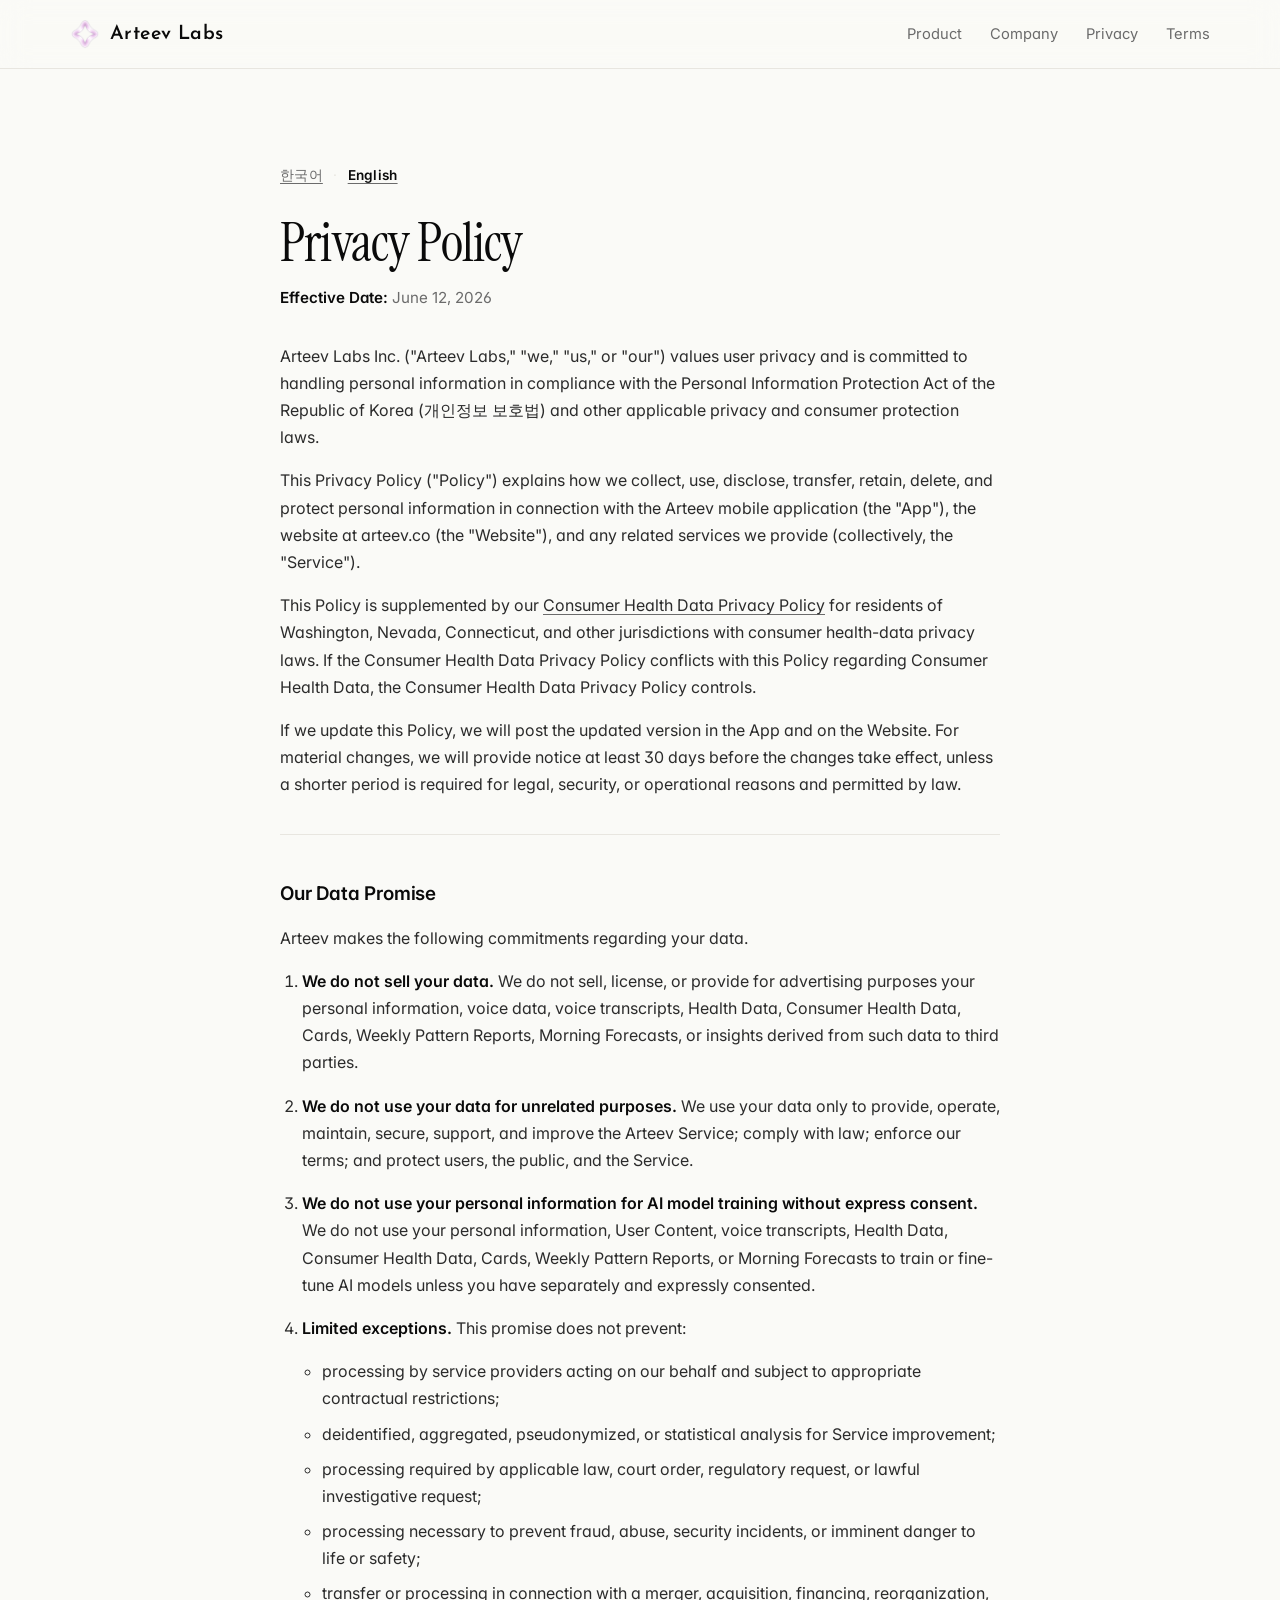
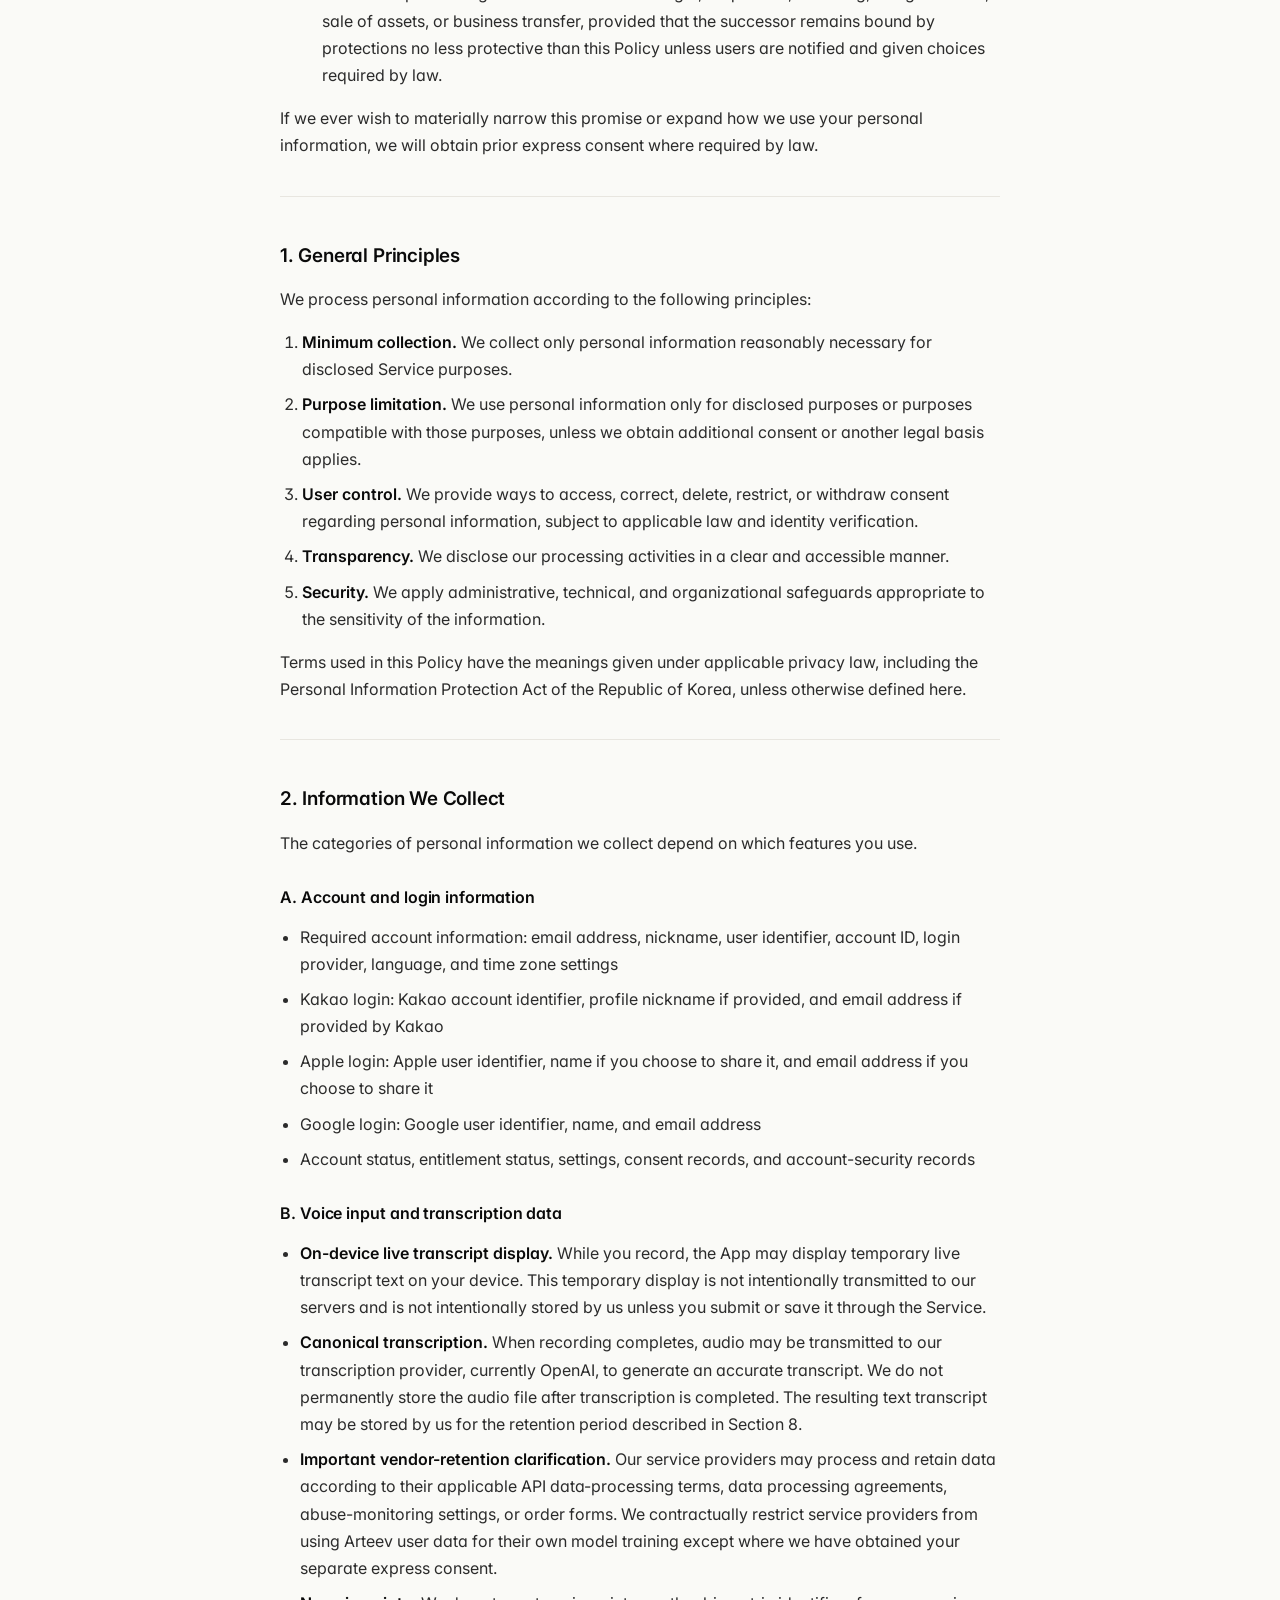
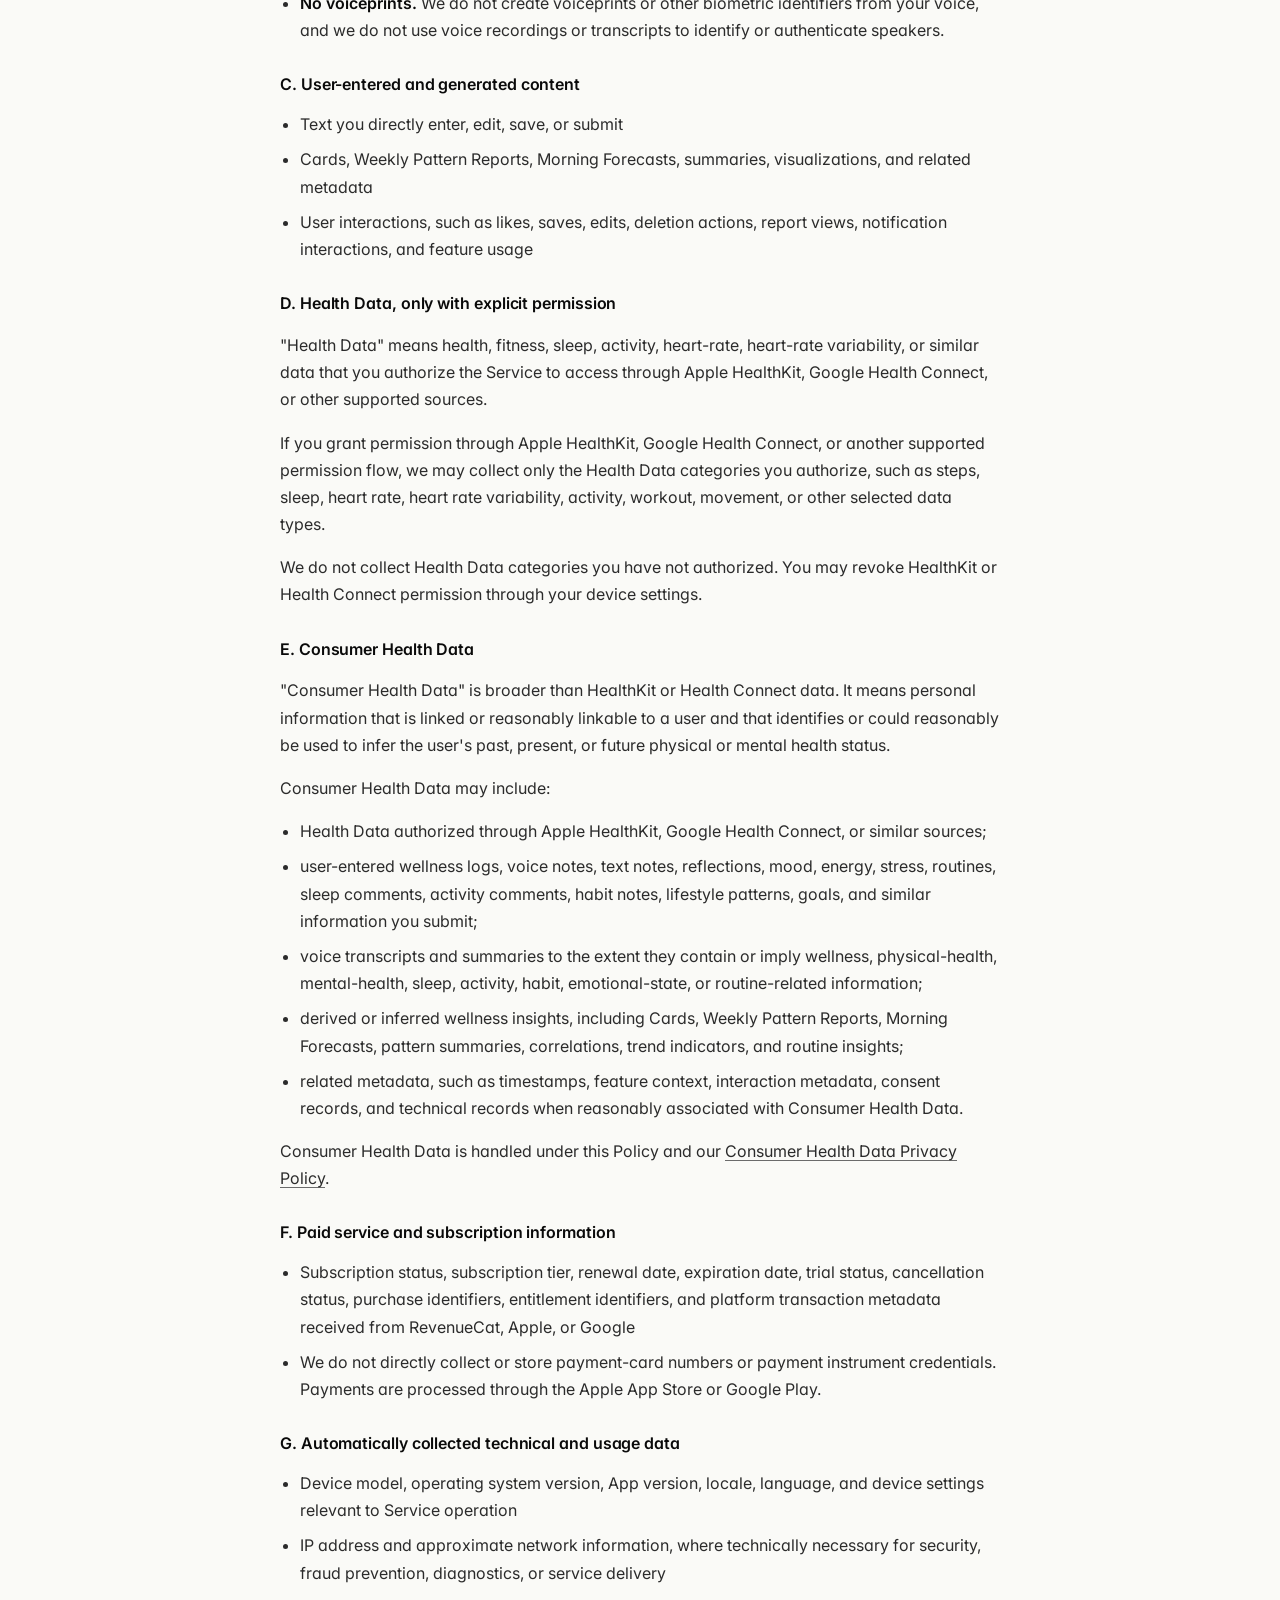
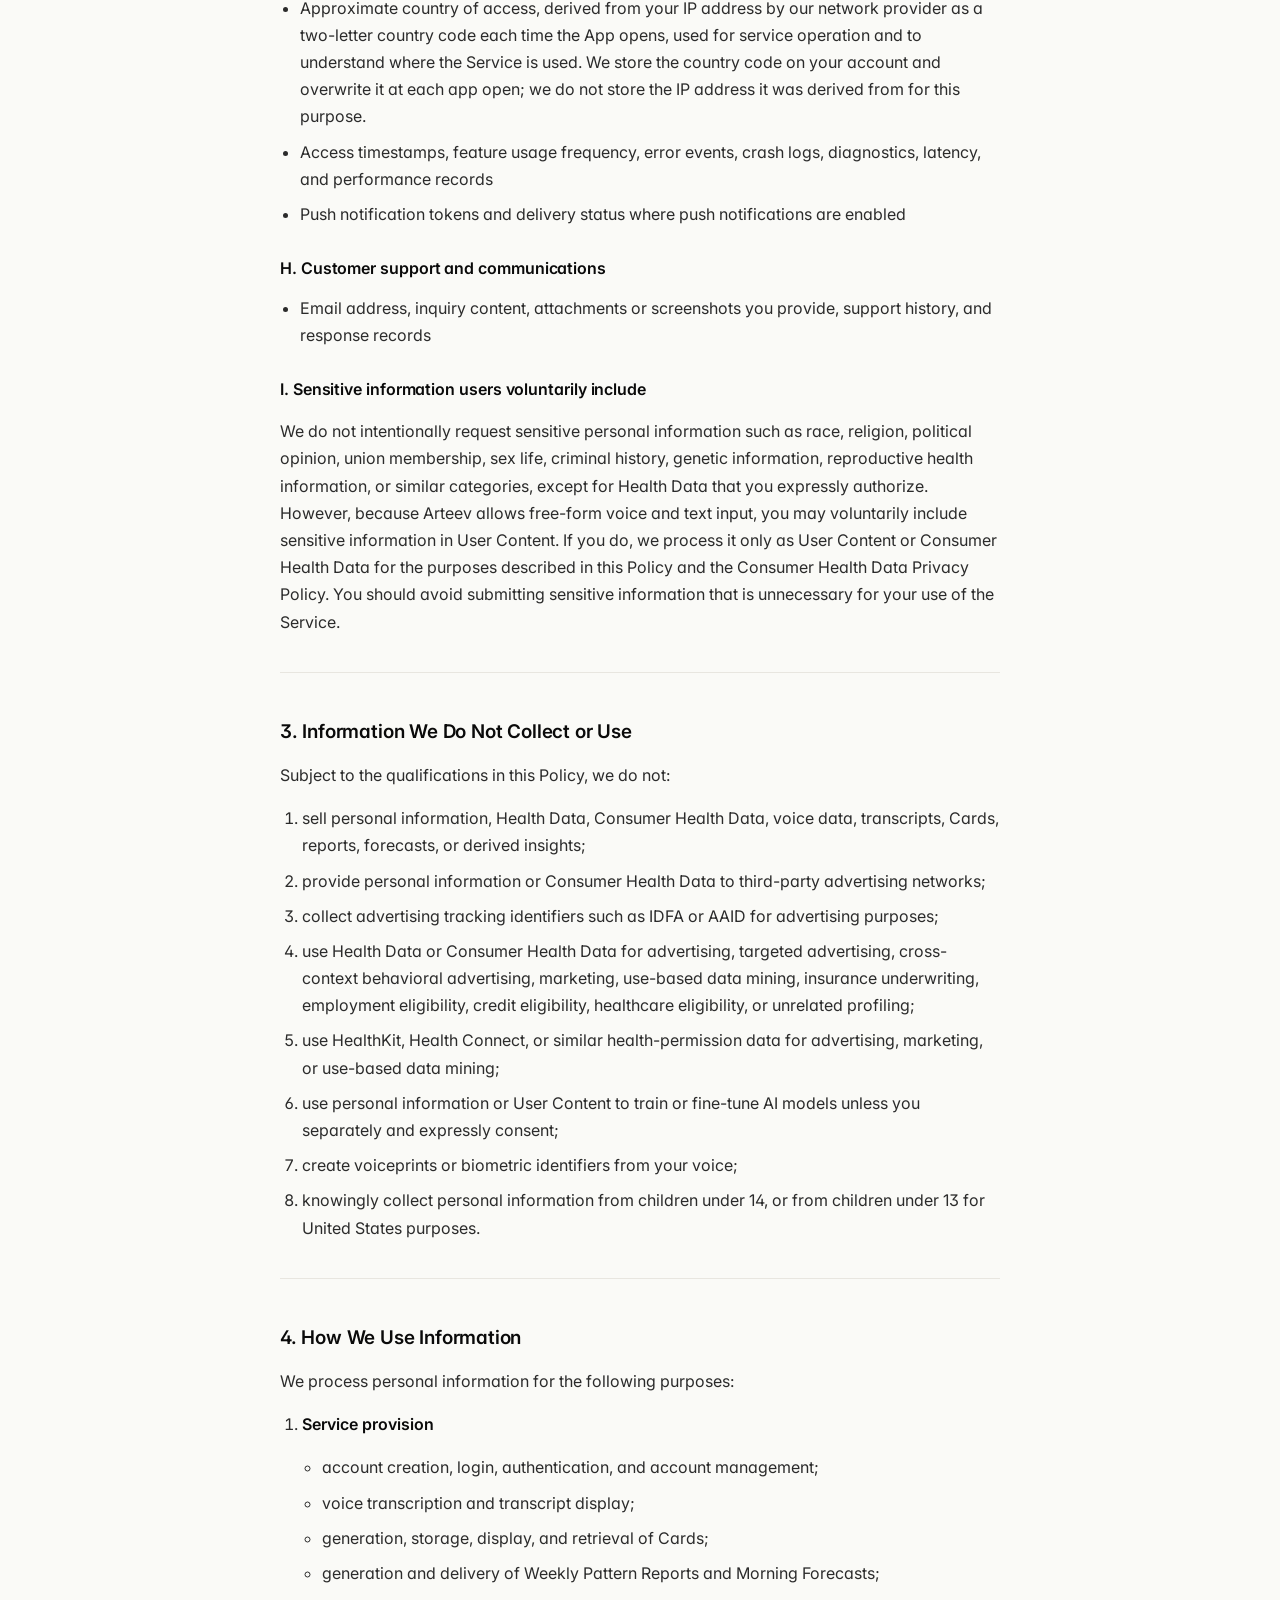
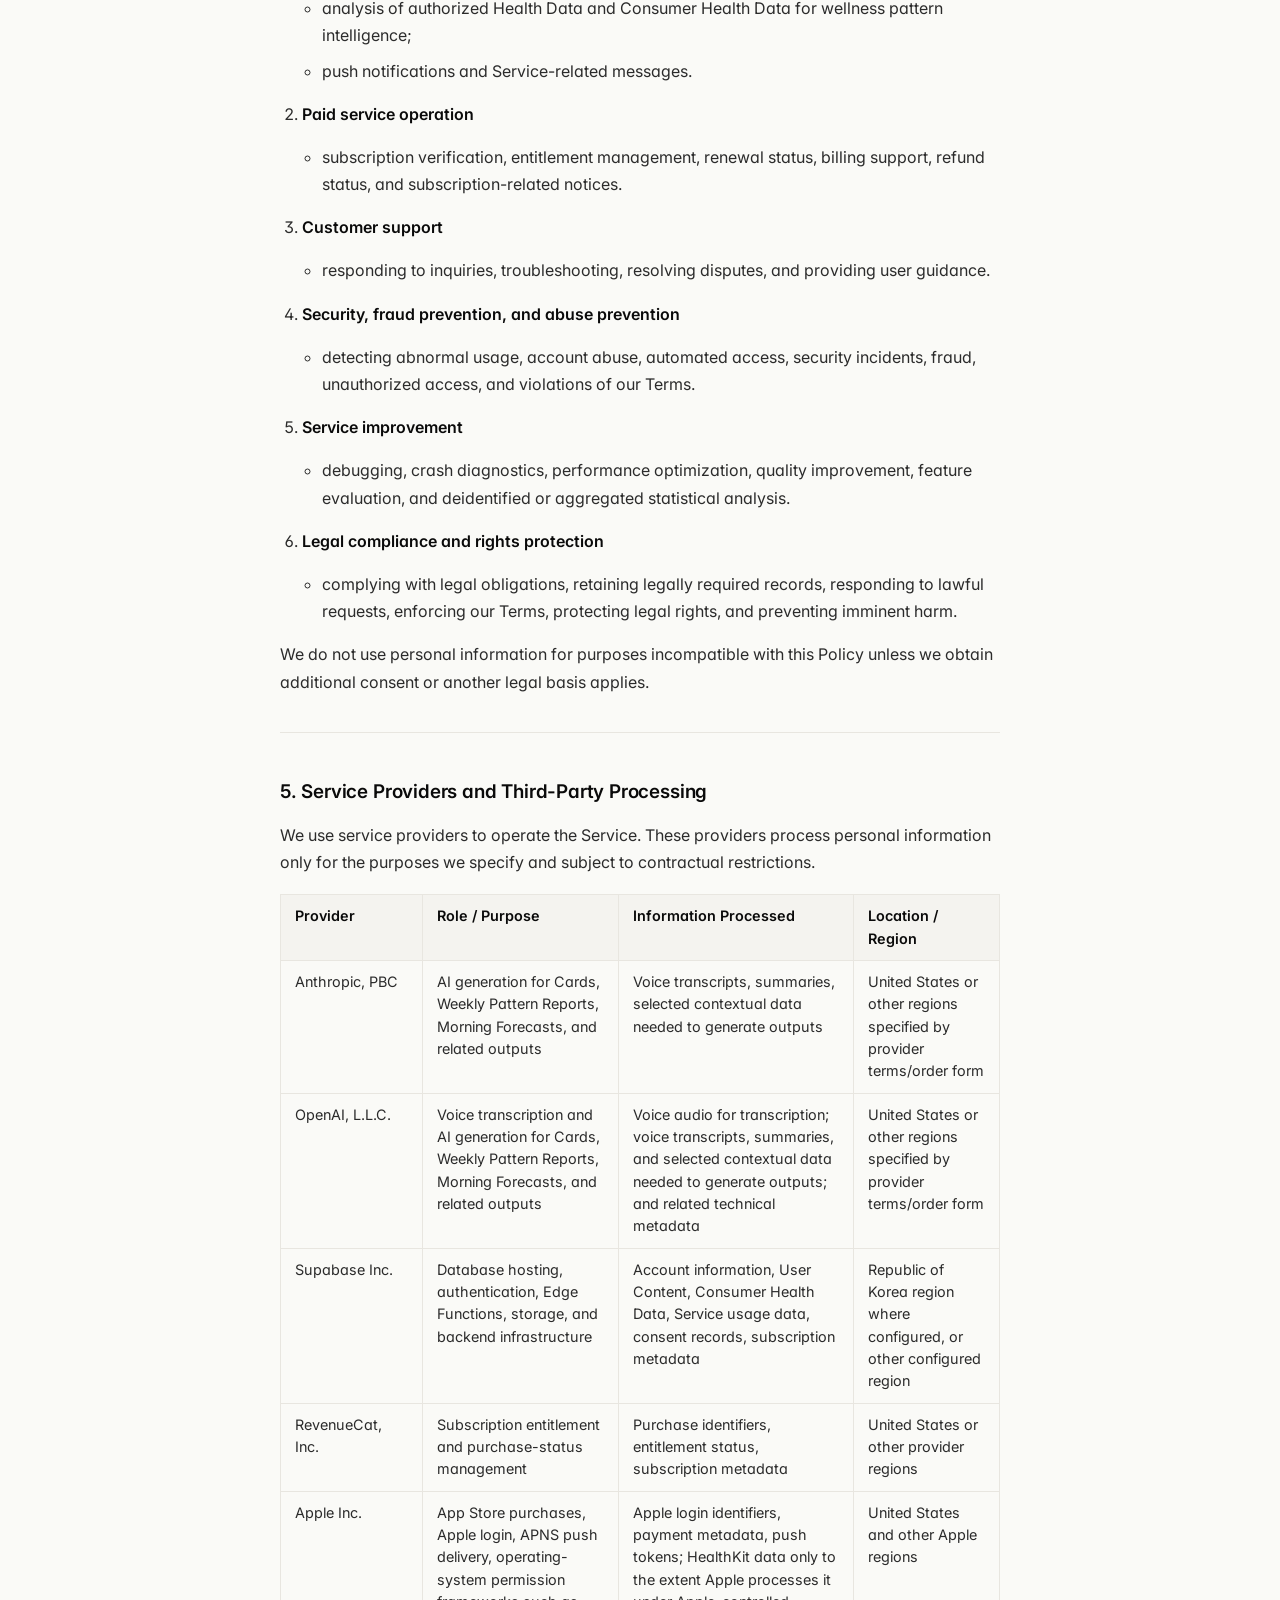
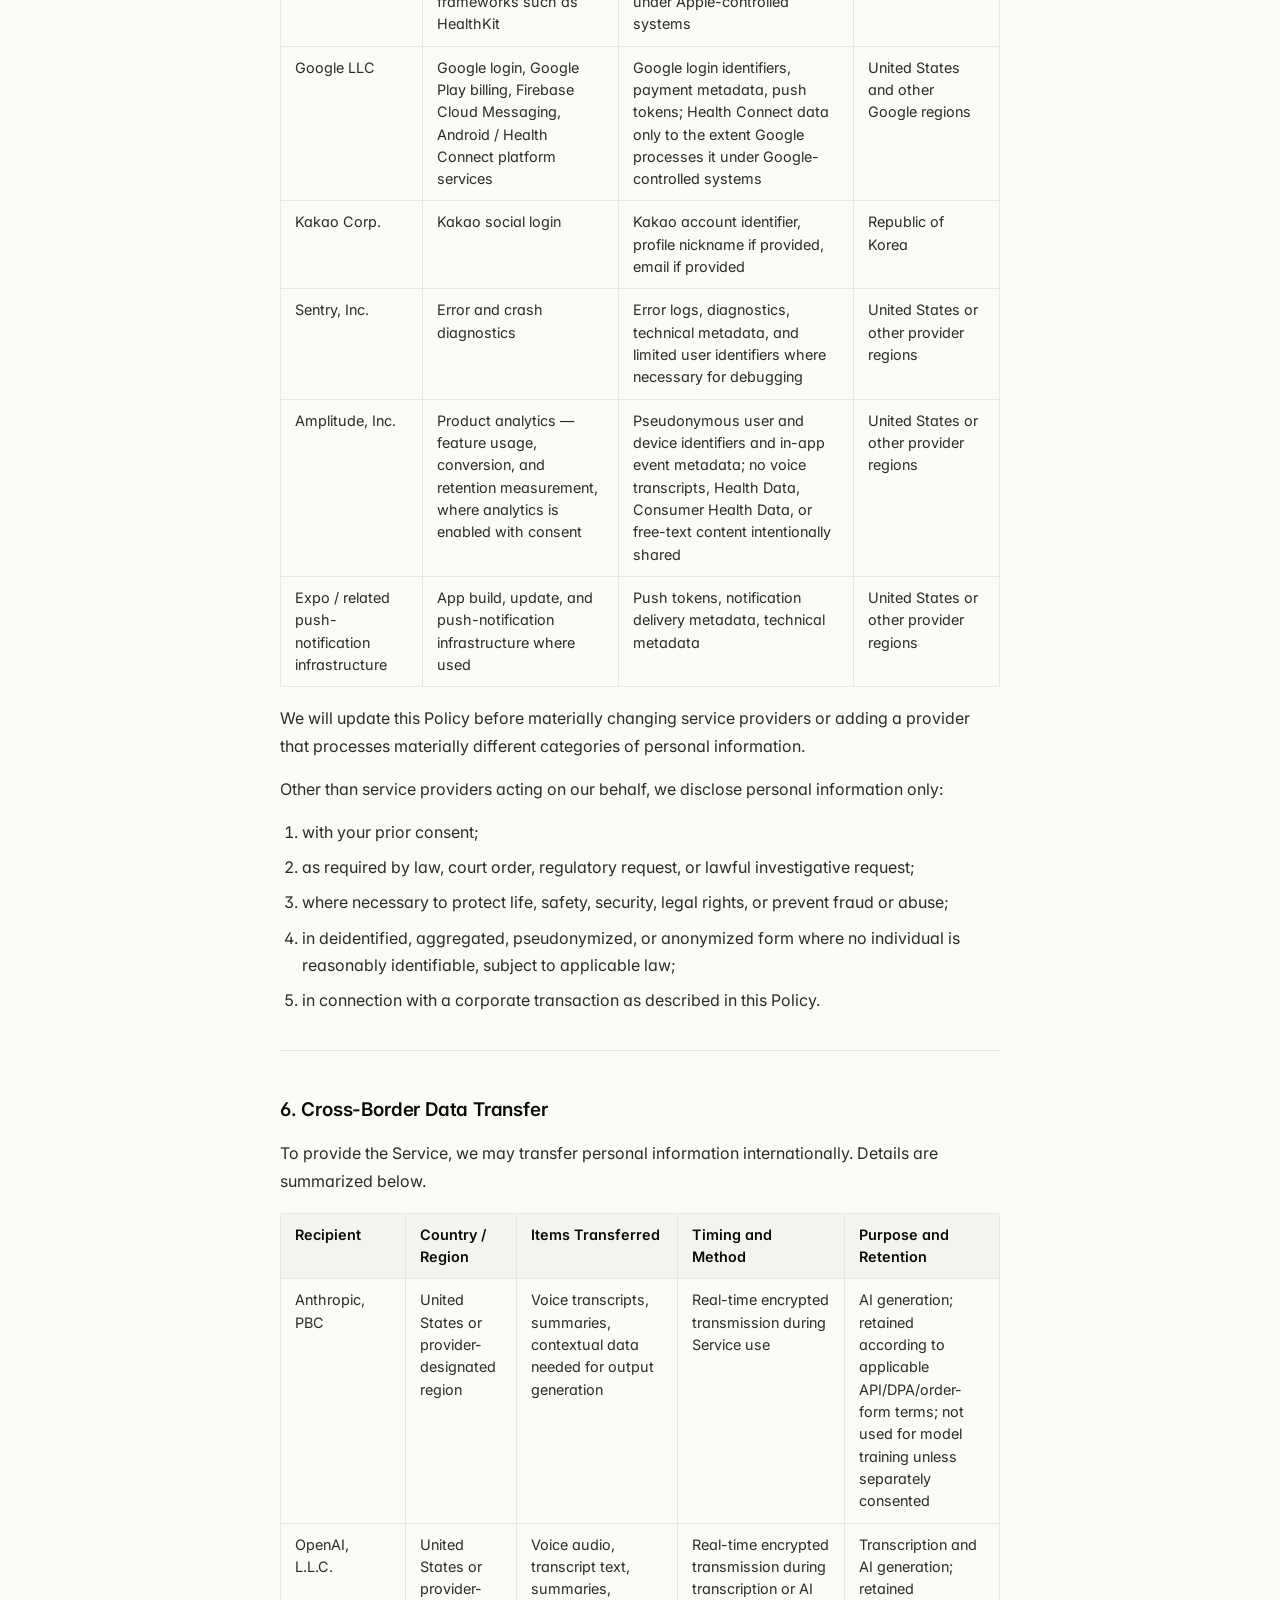
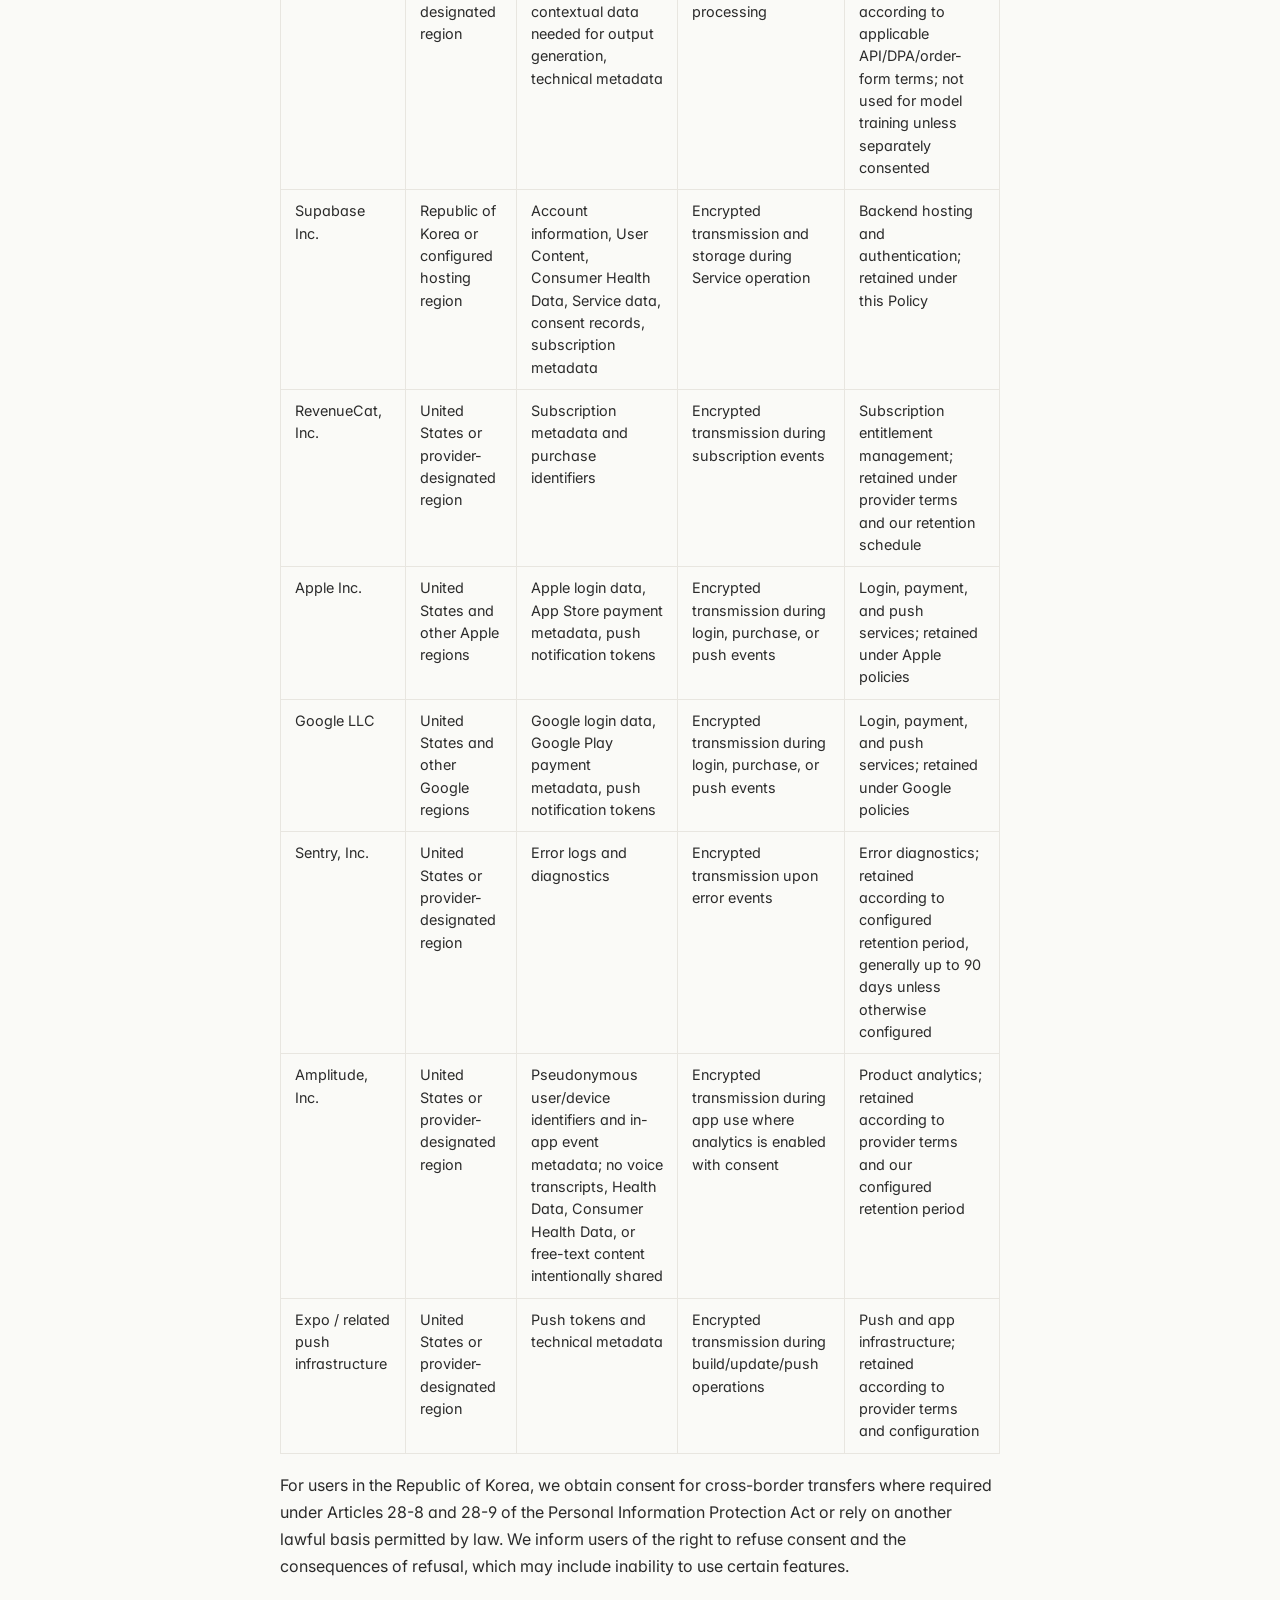
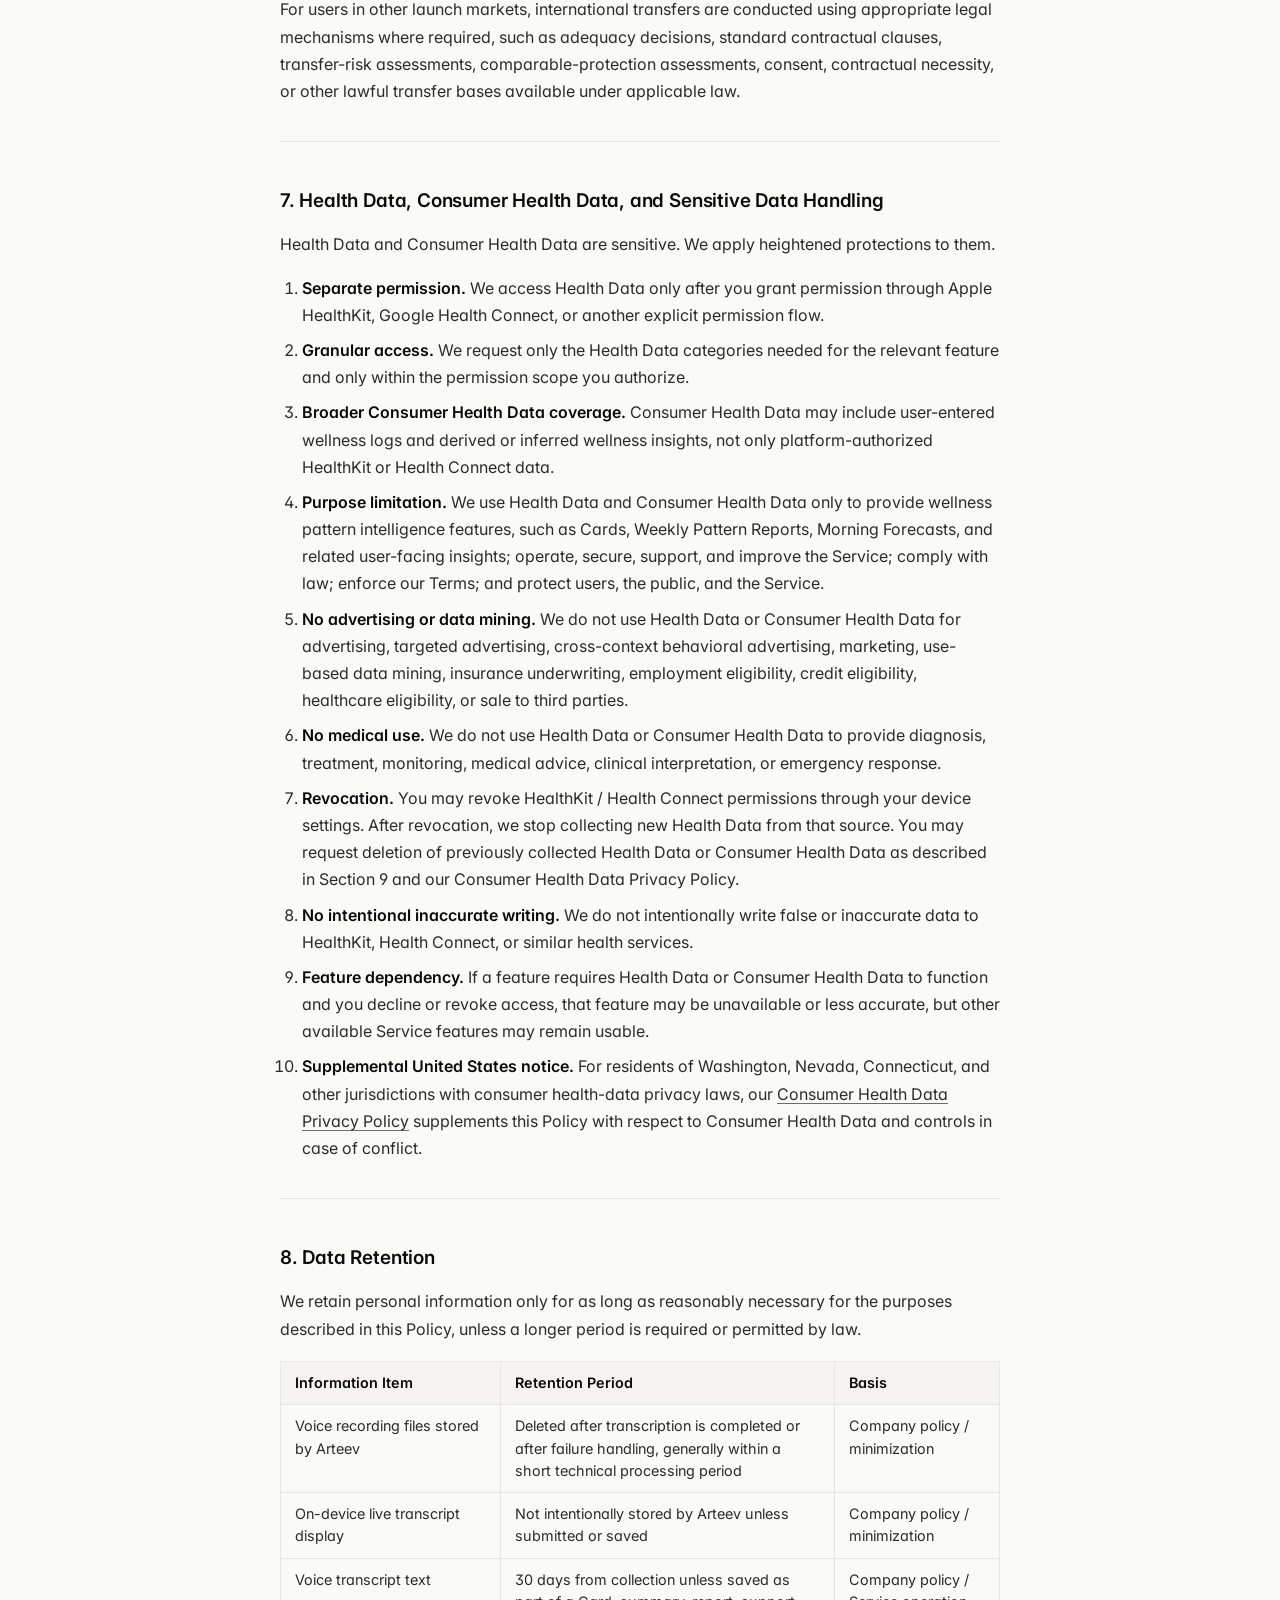
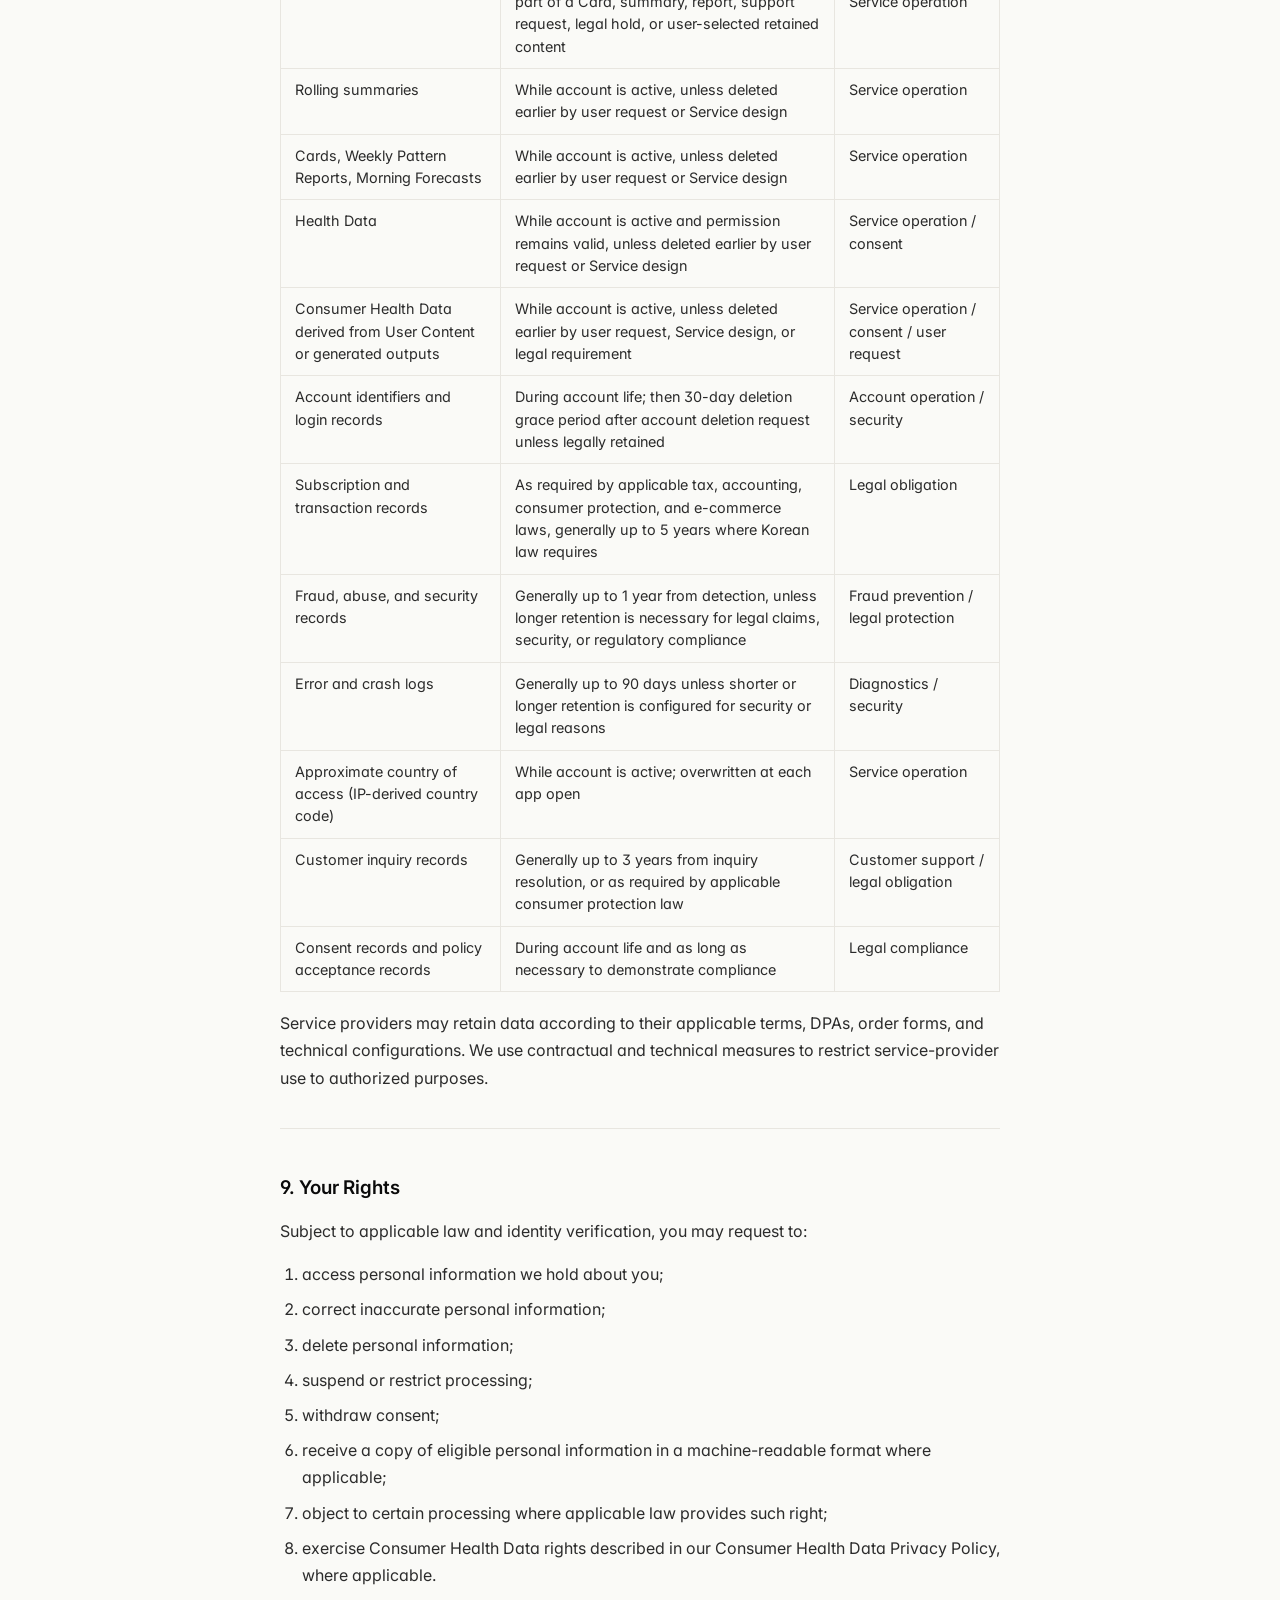
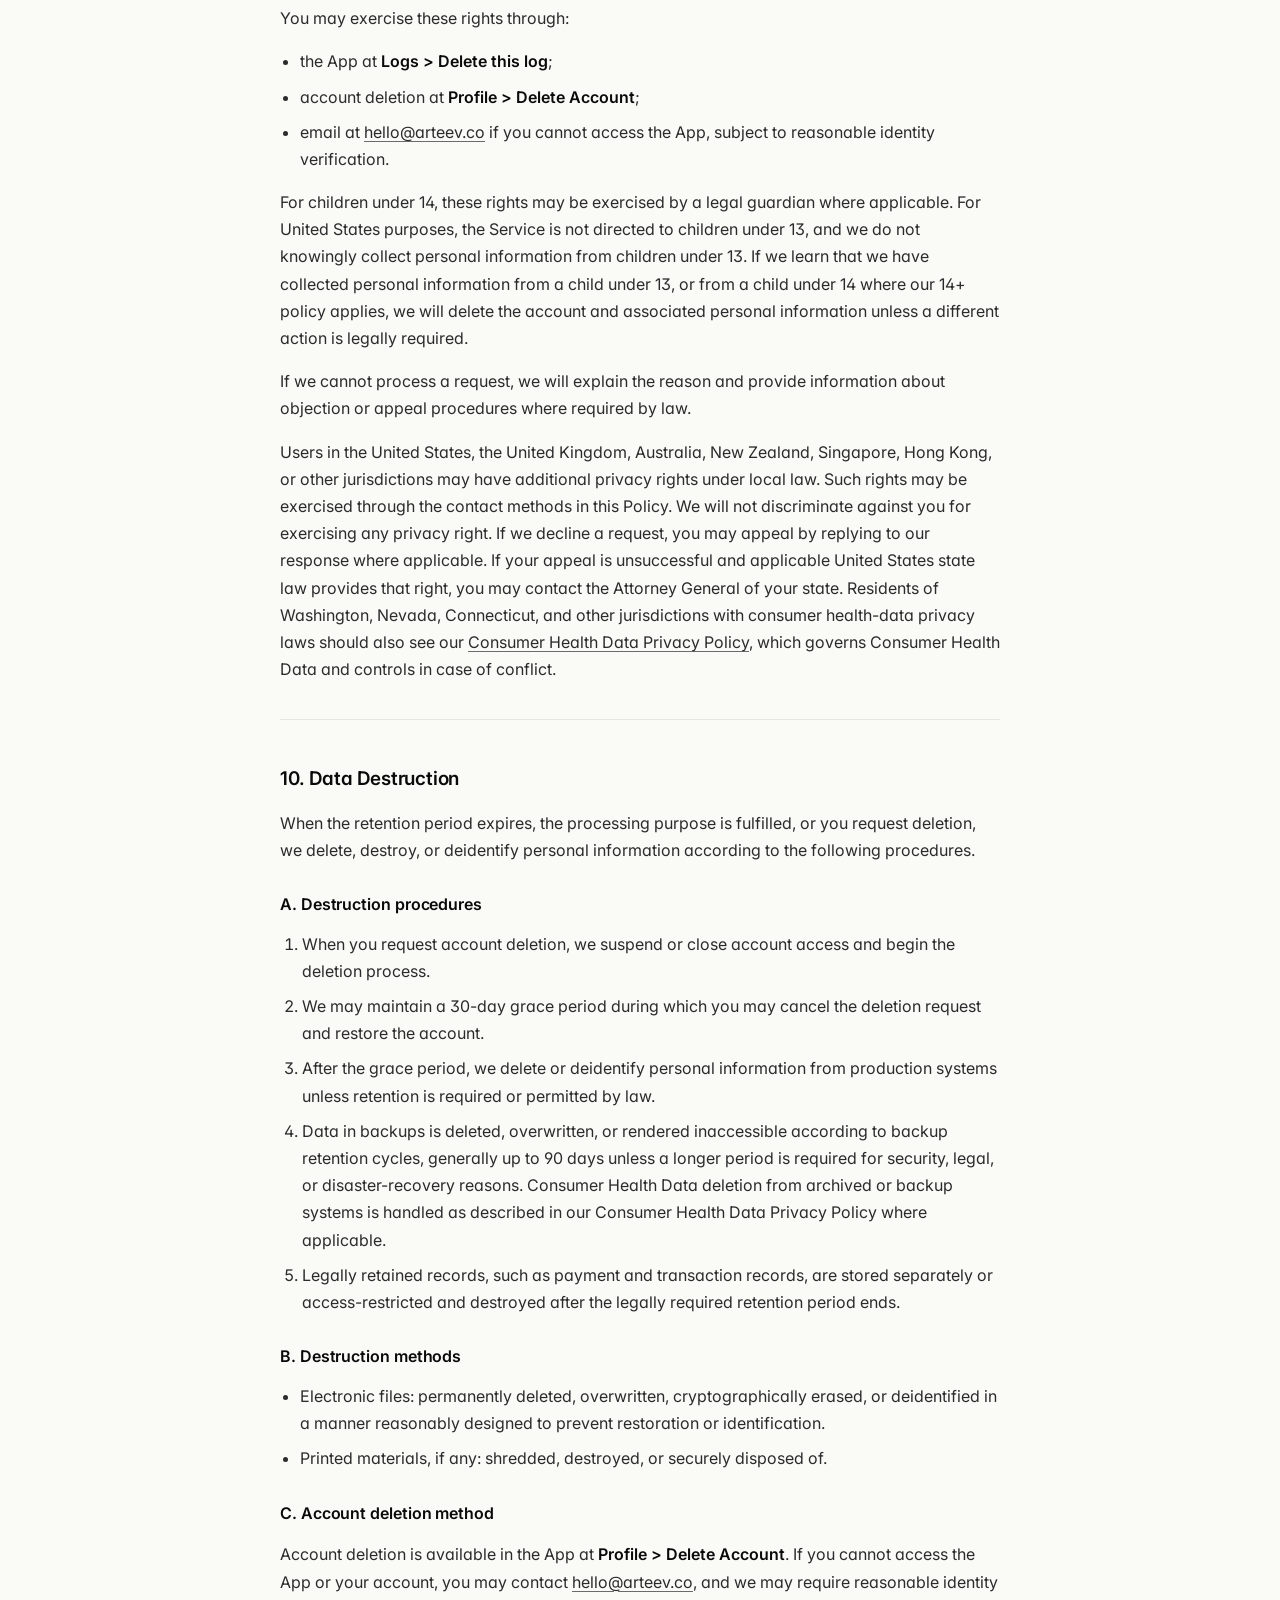
<file: privacy.html>
<!doctype html>
<html lang="en">
<head>
  <meta charset="utf-8">
  <meta name="viewport" content="width=device-width, initial-scale=1">
  <title>Privacy Policy | Arteev Labs Inc.</title>
  <meta name="robots" content="noindex">
  <link rel="canonical" href="https://arteev.co/privacy-en.html">
  <script>
    (function() {
      var lang;
      try { lang = localStorage.getItem("arteev-lang"); } catch(e) {}
      if (!lang) {
        var navLang = (navigator.language || navigator.userLanguage || "").toLowerCase();
        lang = navLang.indexOf("ko") === 0 ? "ko" : "en";
      }
      var target = lang === "ko" ? "privacy-ko.html" : "privacy-en.html";
      location.replace(target);
    })();
  </script>
</head>
<body>
  <noscript>
    <p style="font-family: -apple-system, sans-serif; padding: 24px;">
      Choose language: <a href="privacy-ko.html">한국어</a> · <a href="privacy-en.html">English</a>
    </p>
  </noscript>
</body>
</html>
</file>
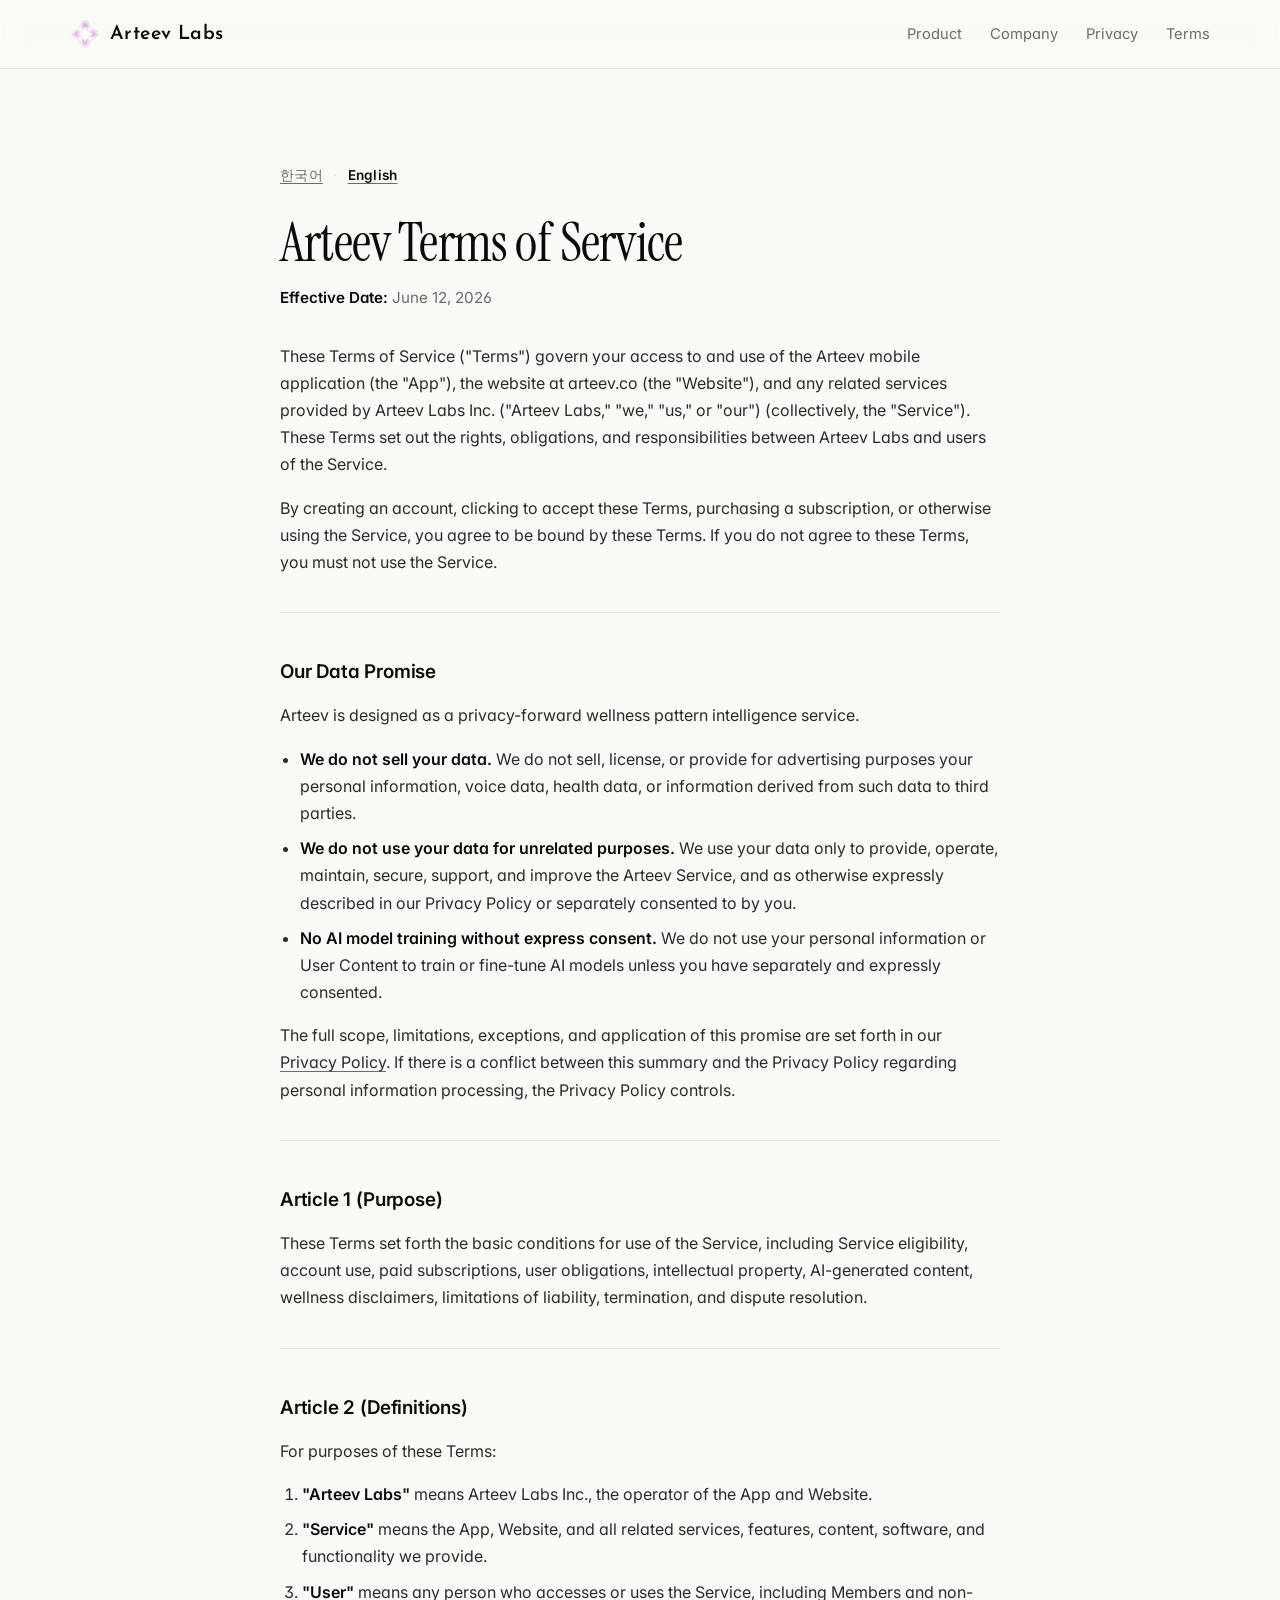
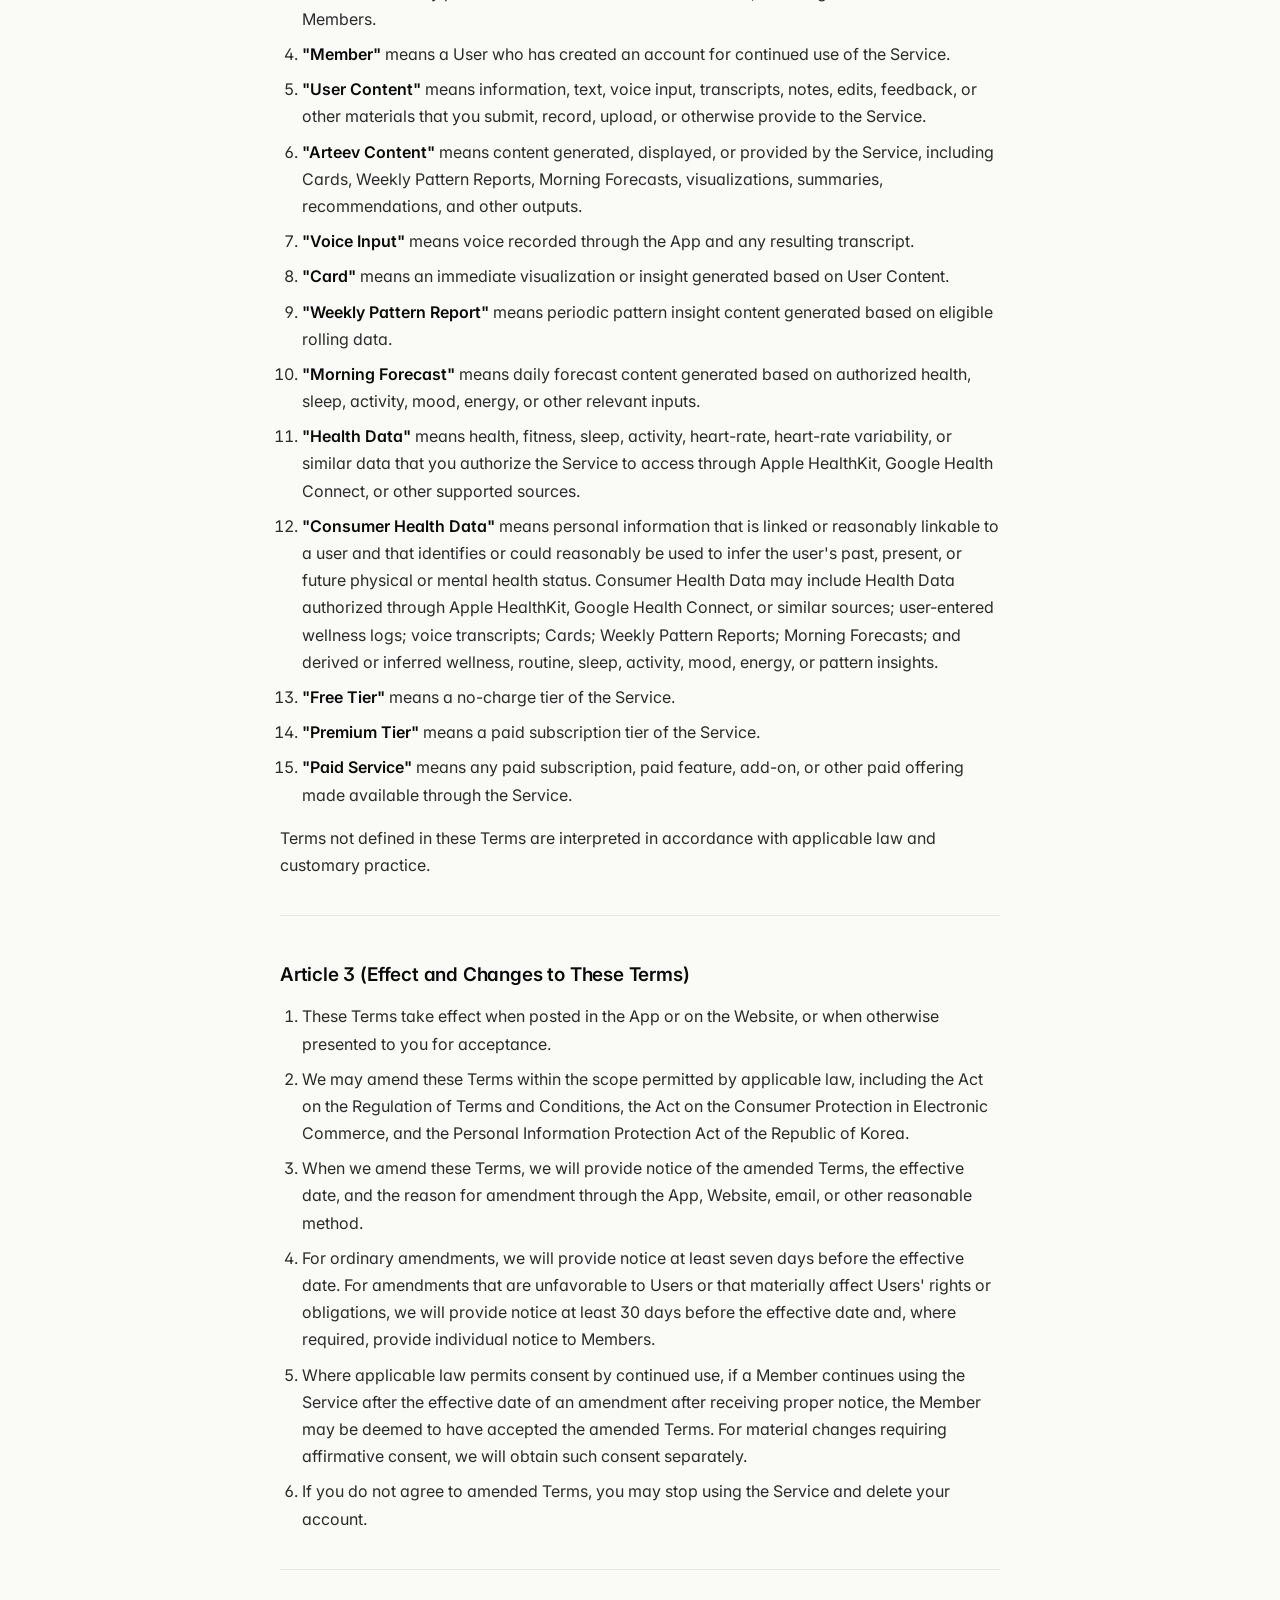
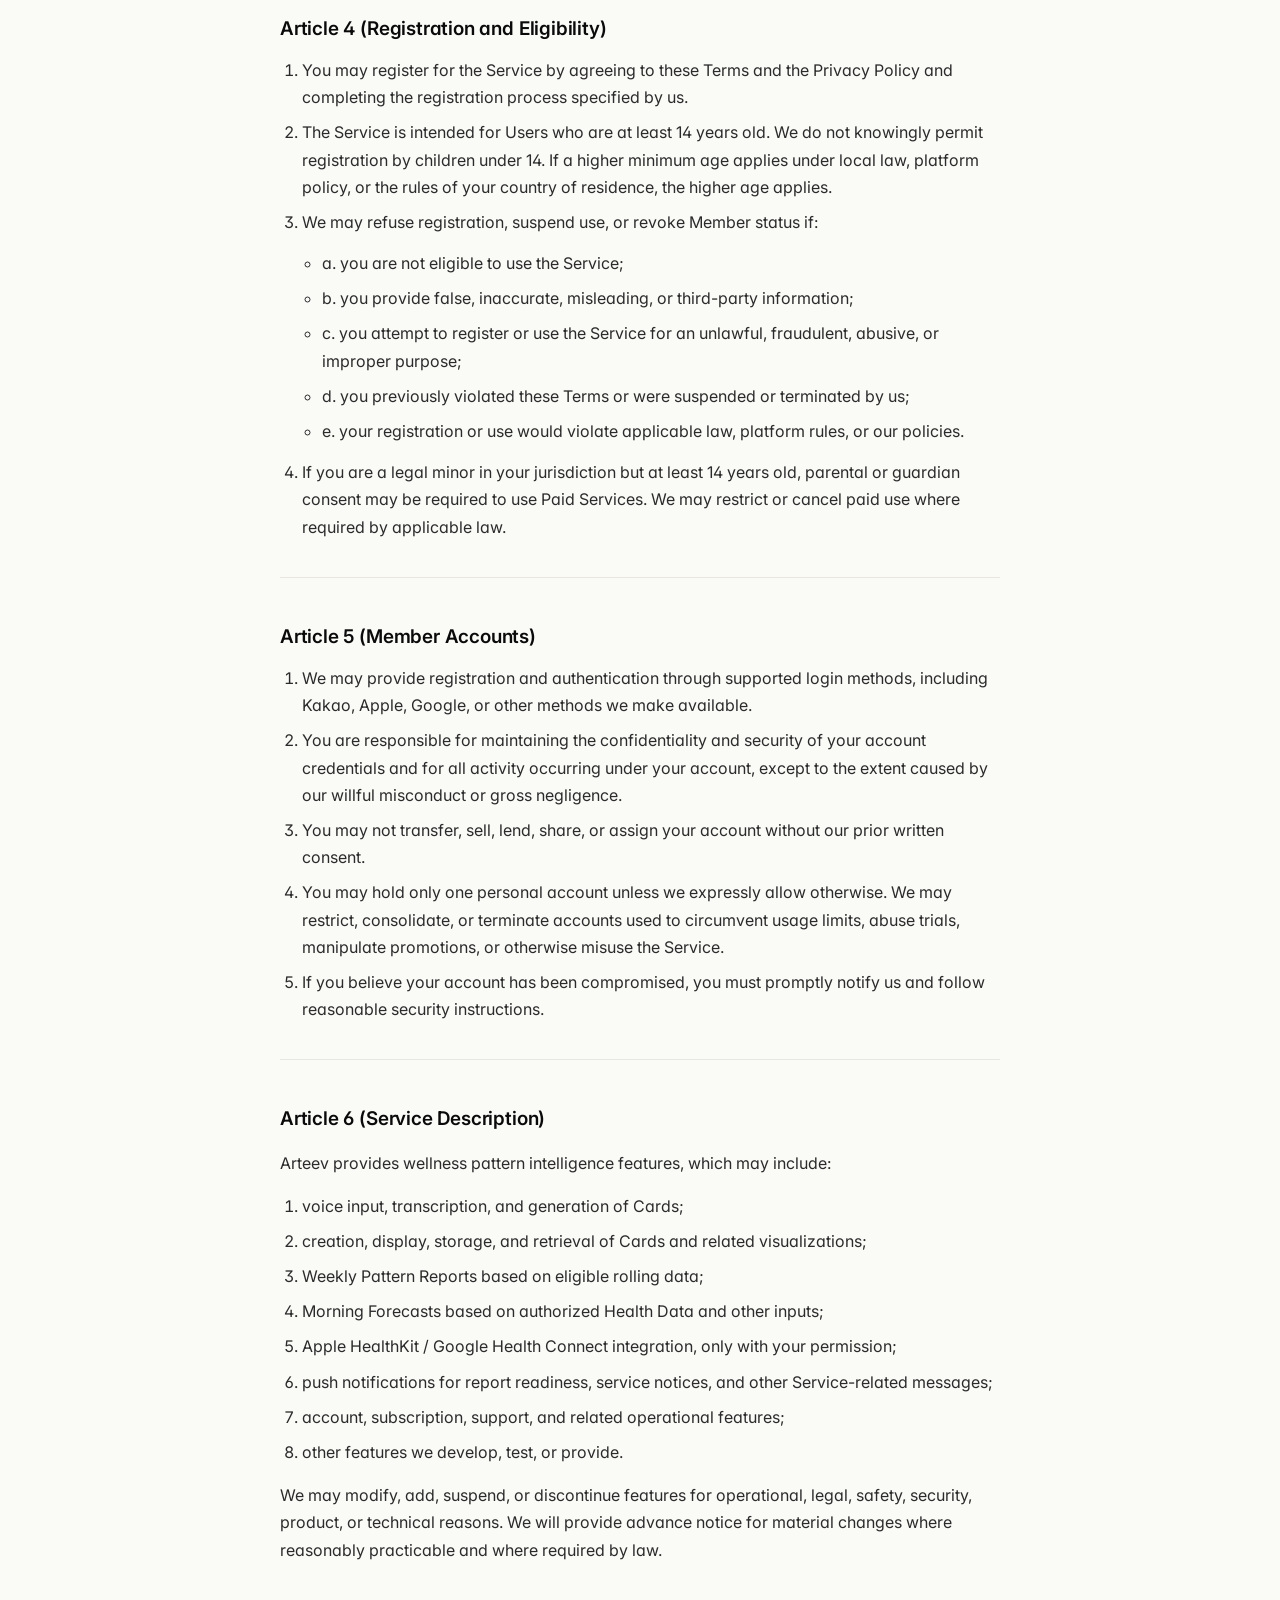
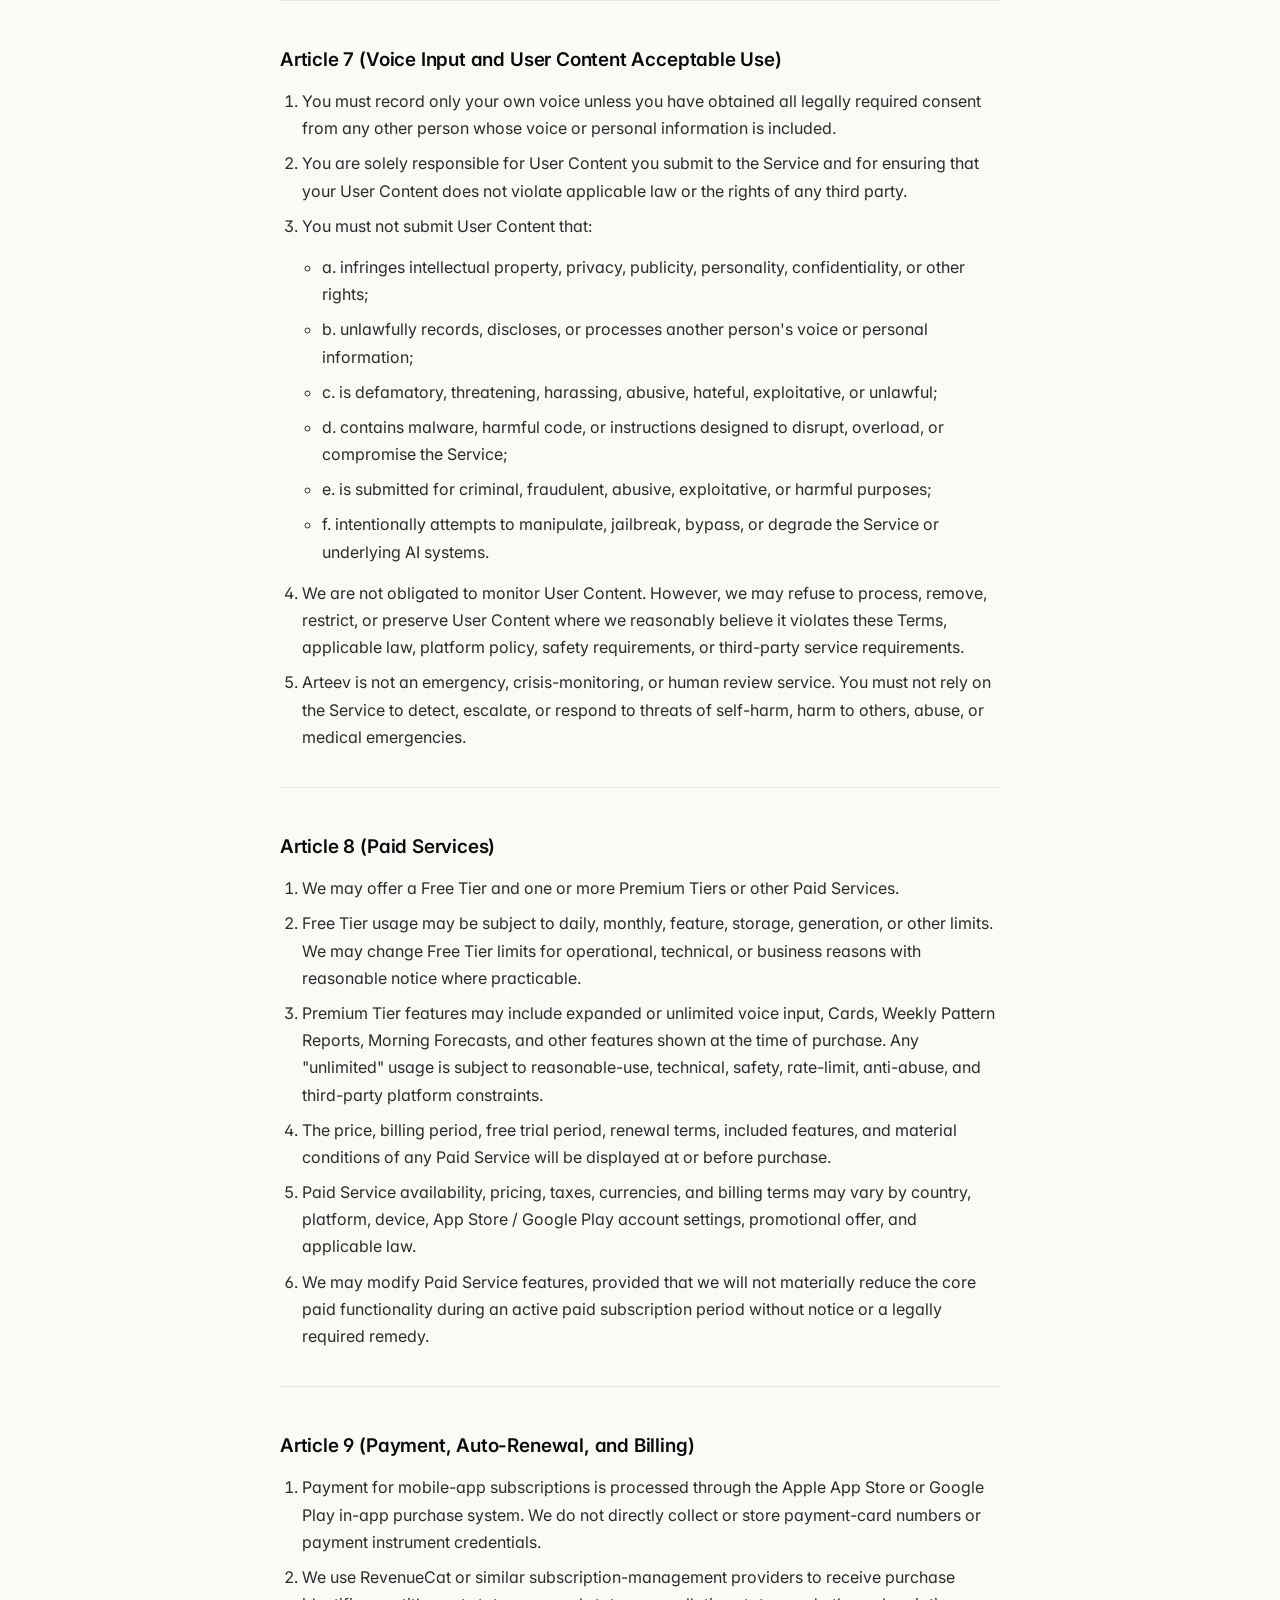
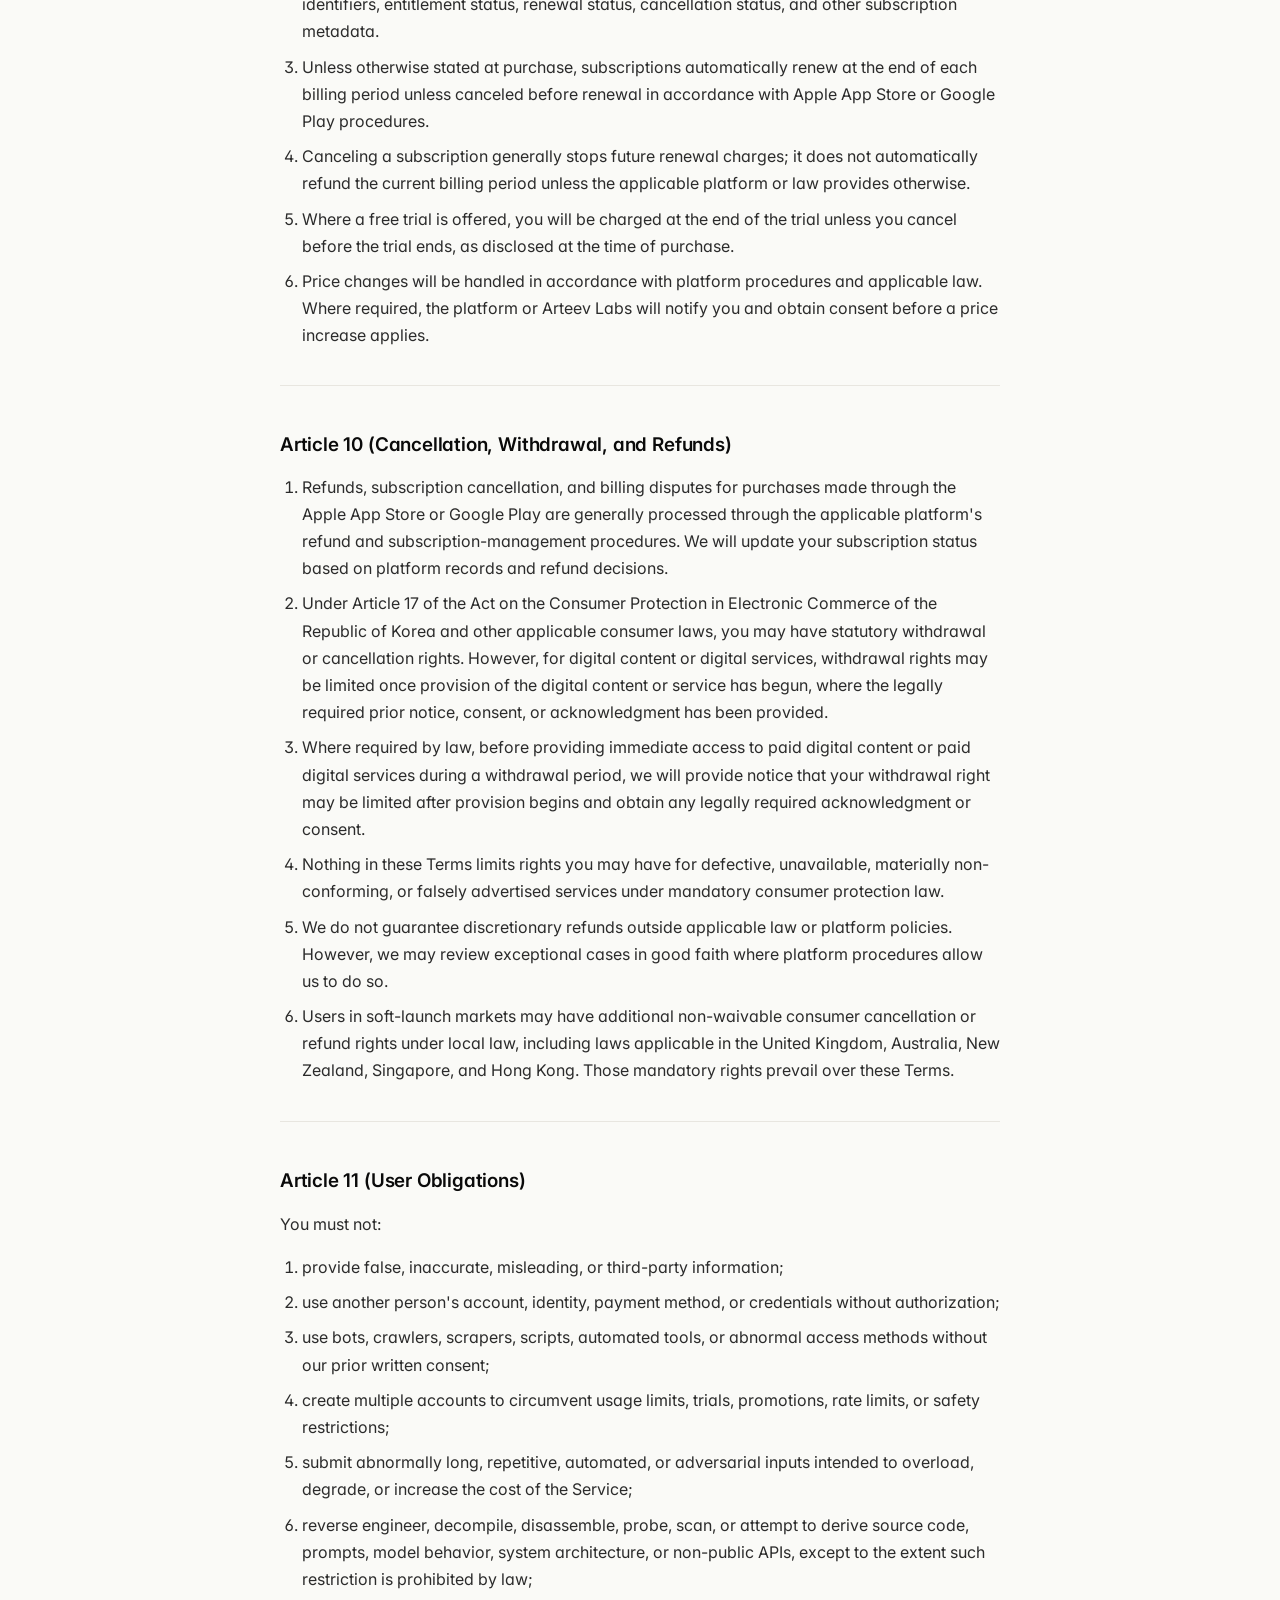
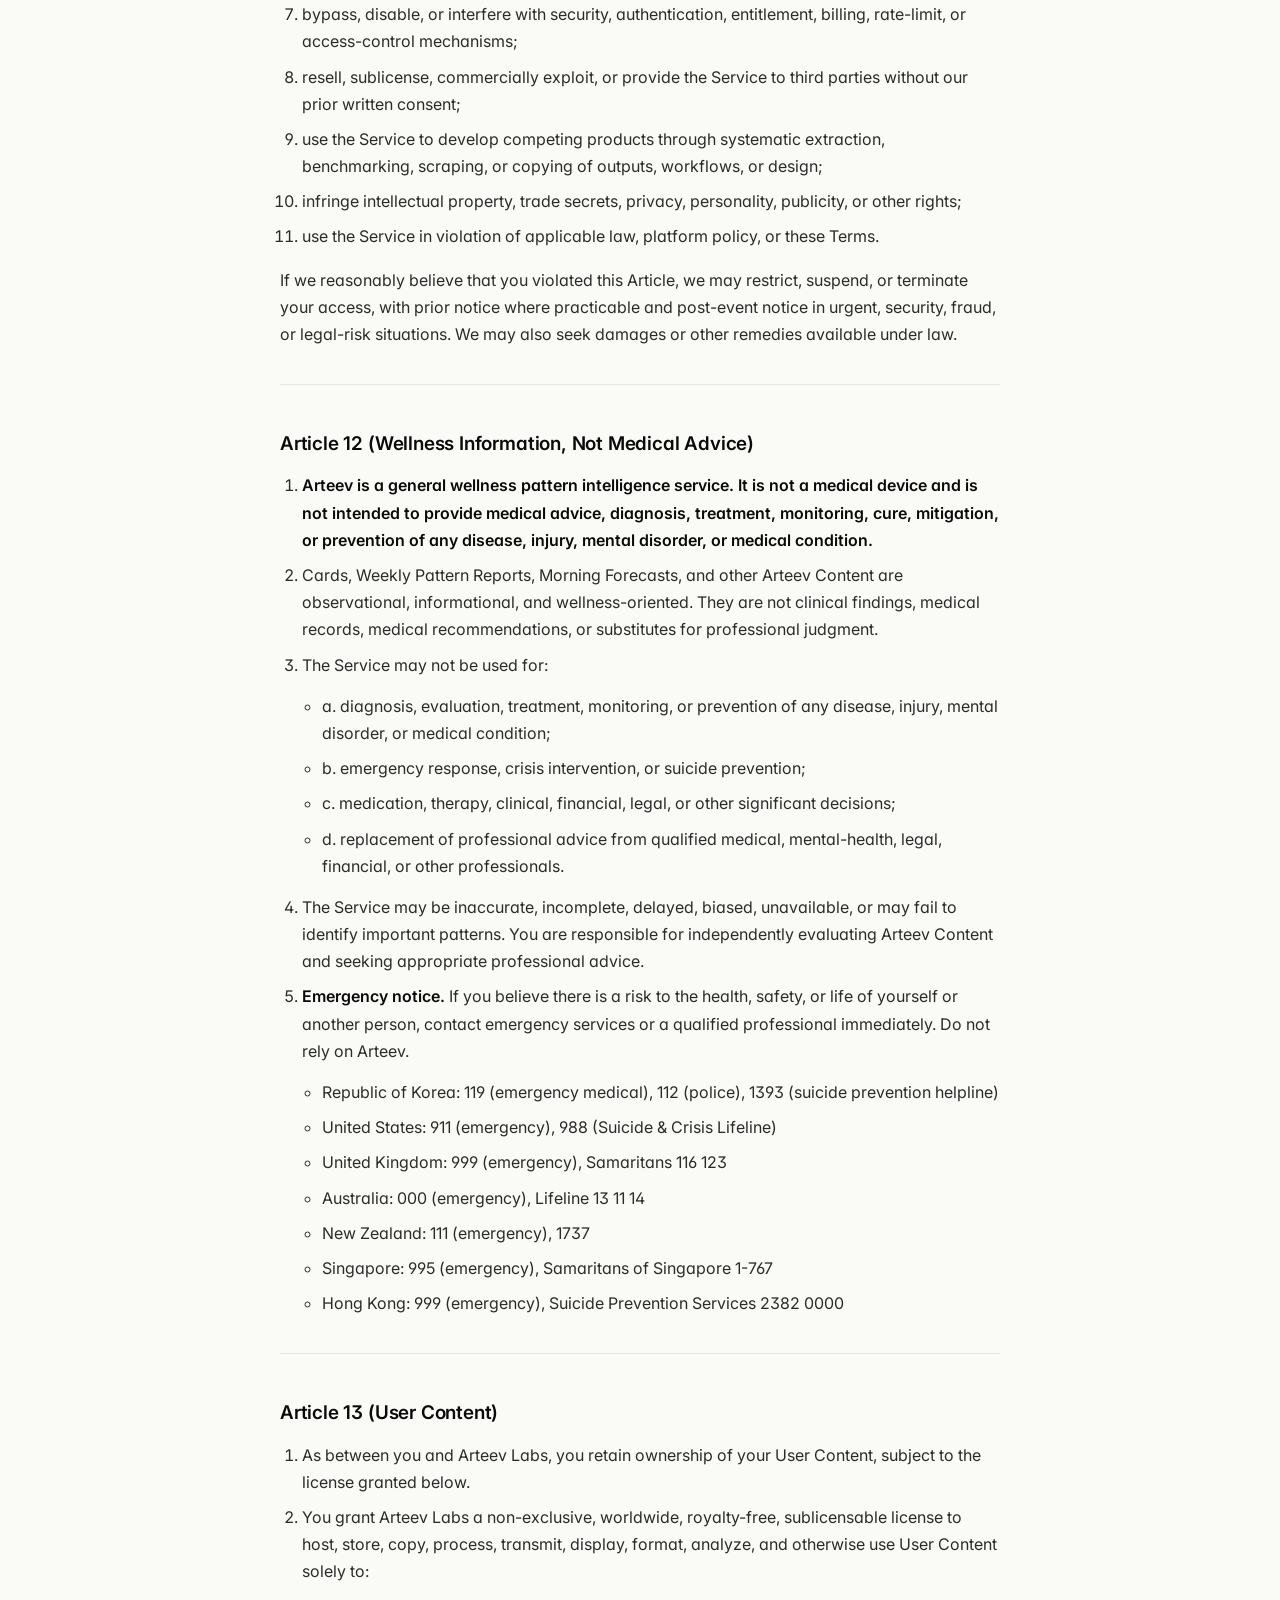
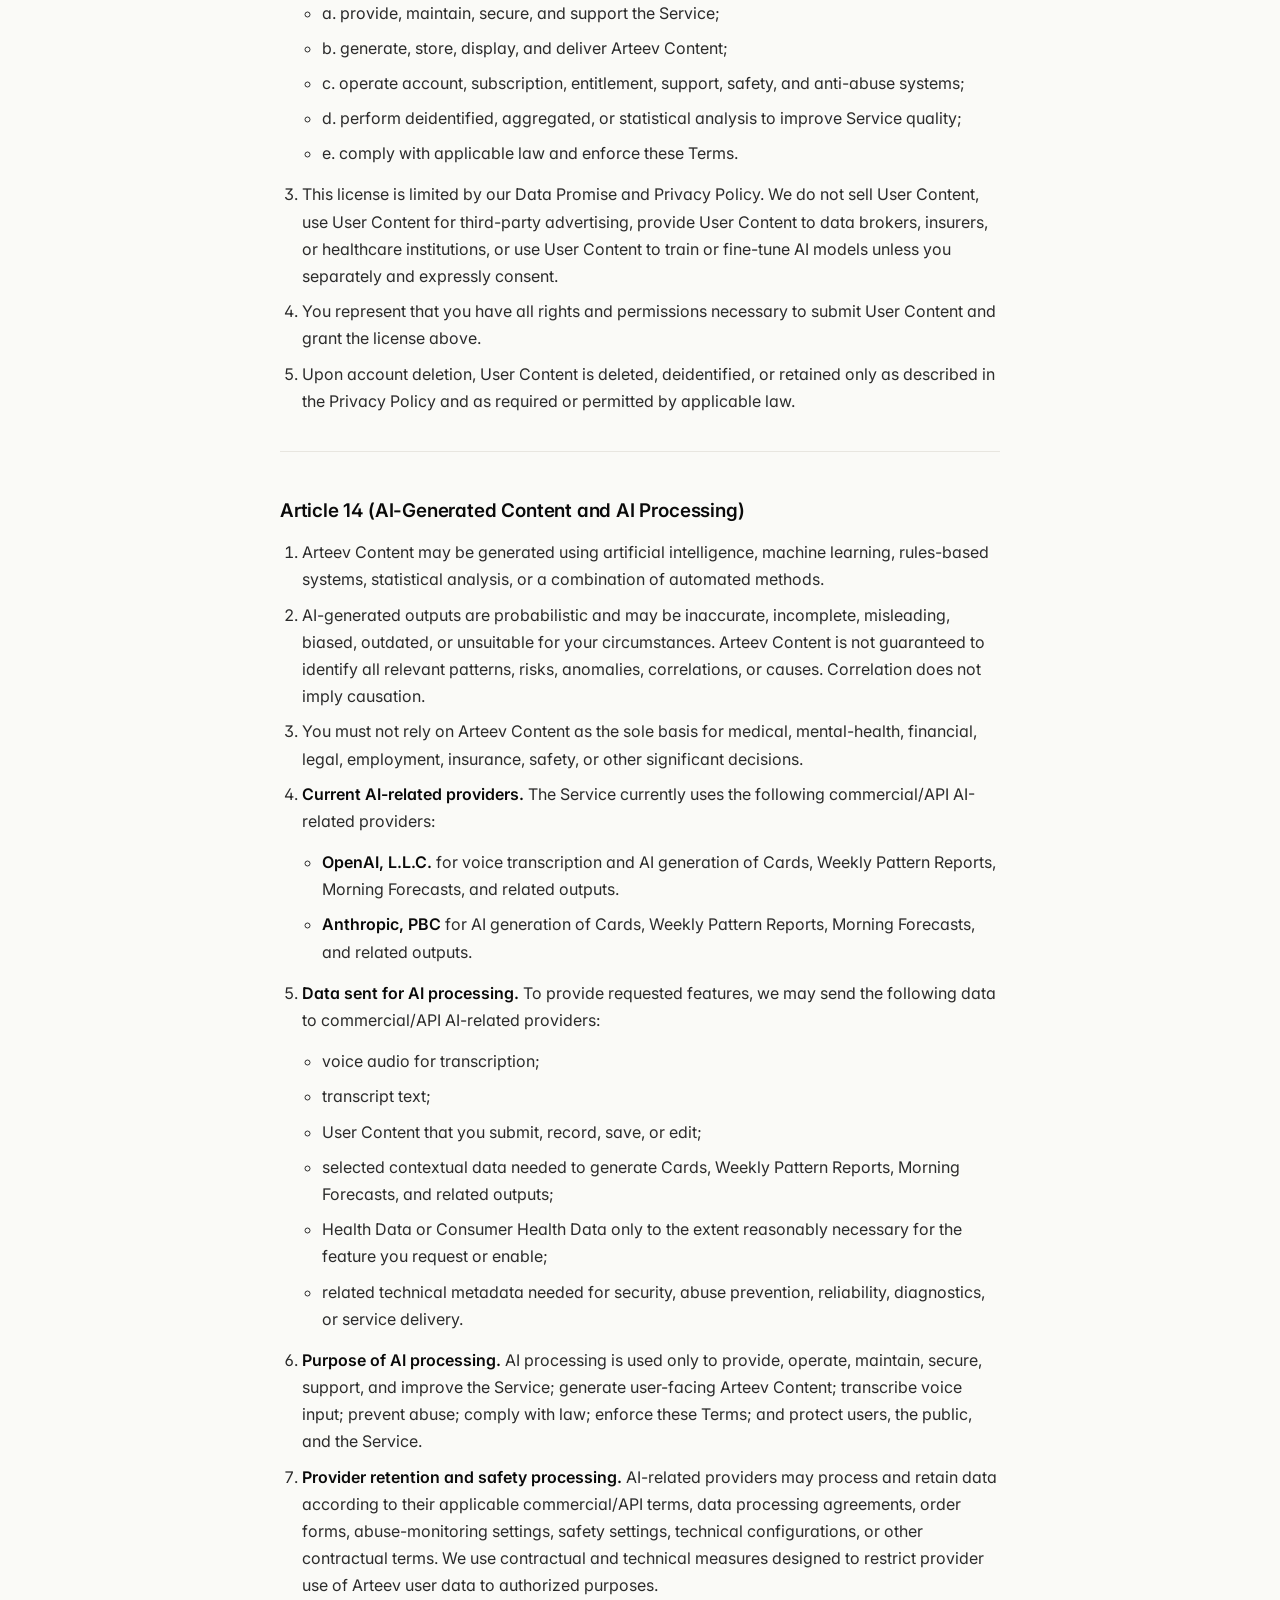
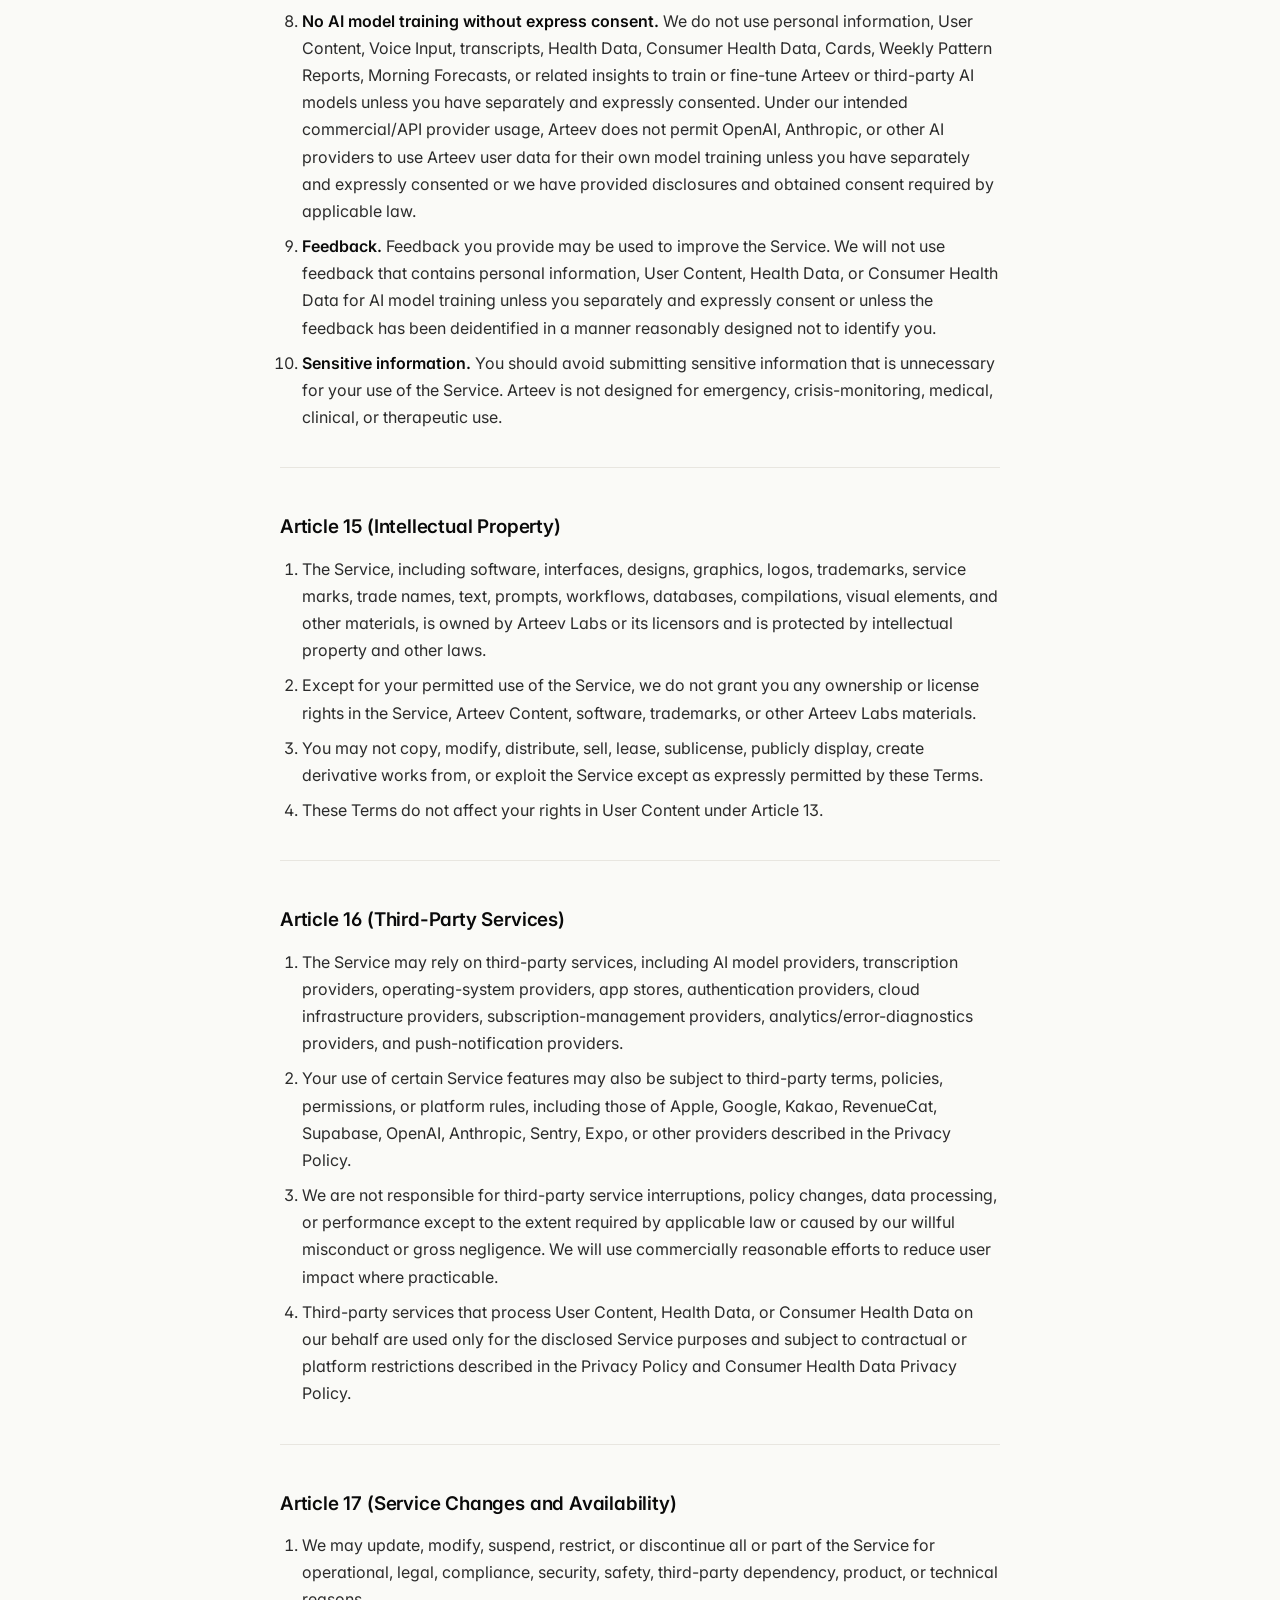
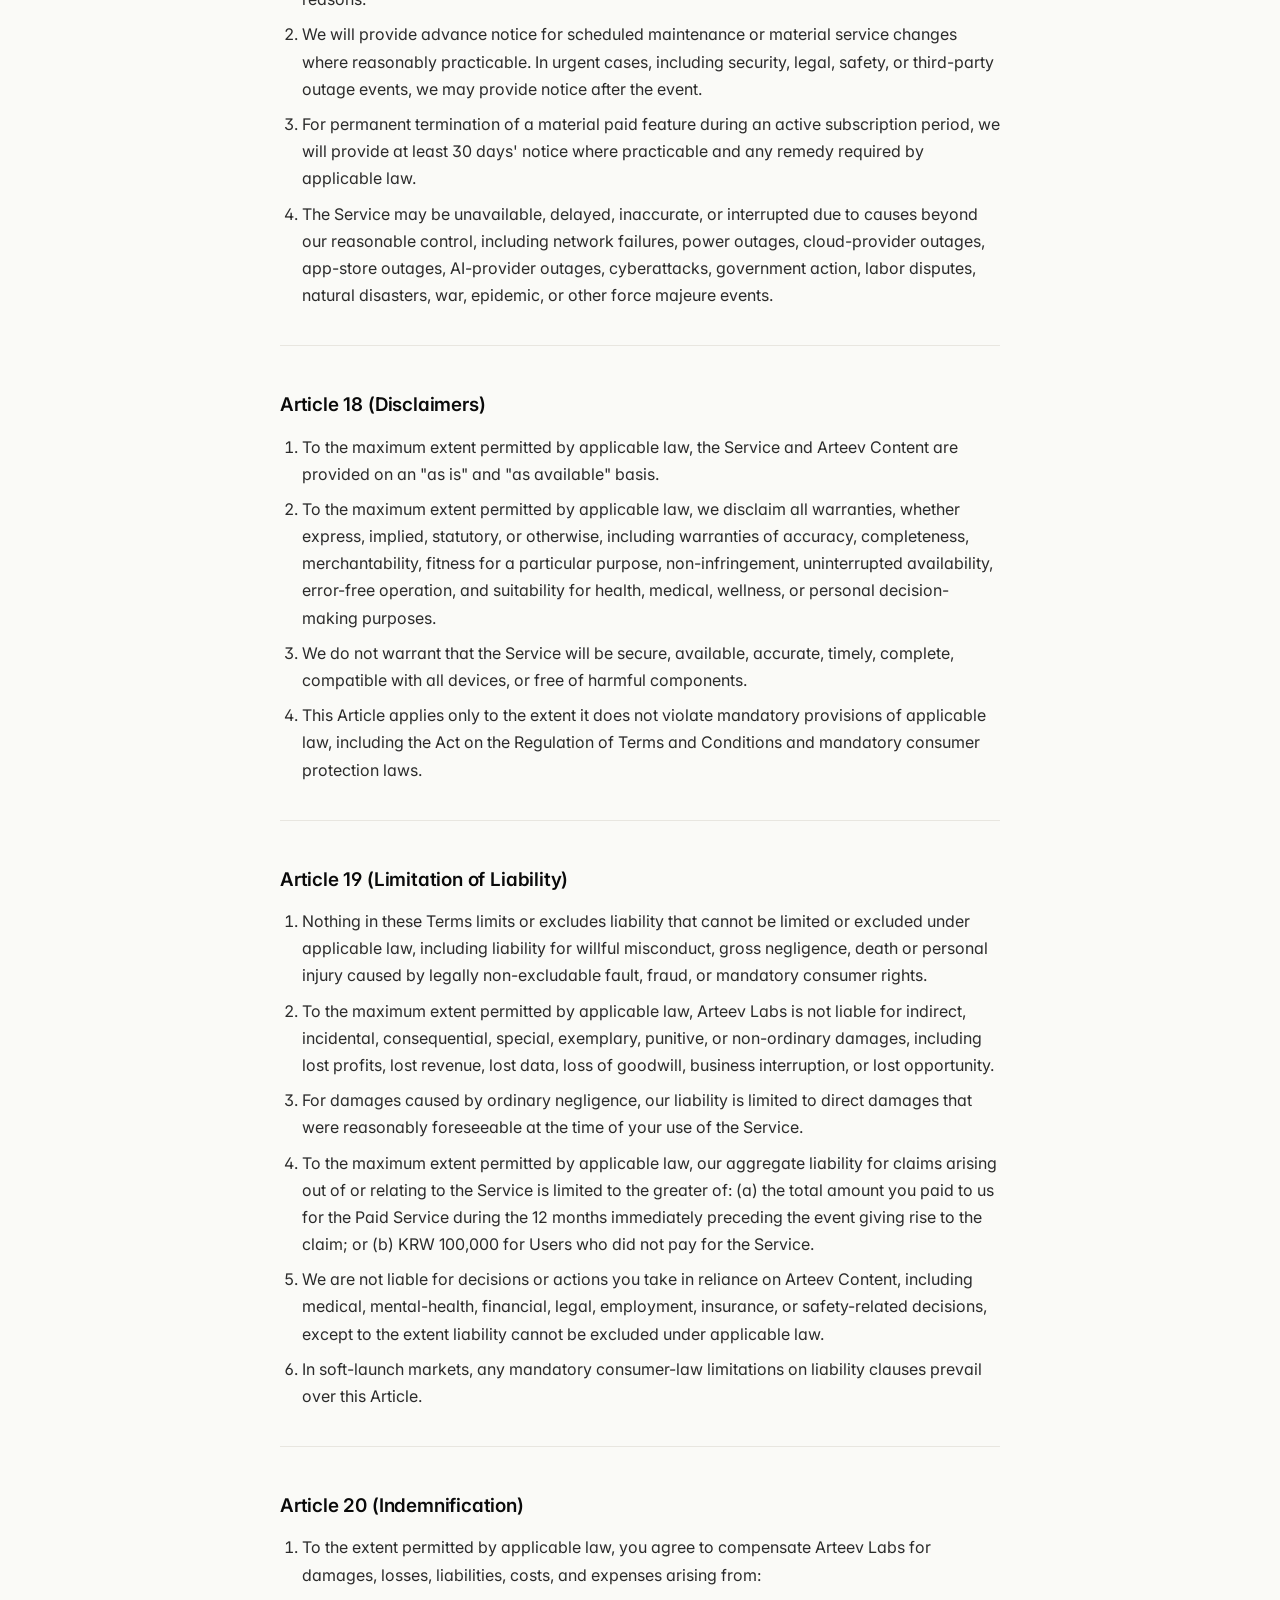
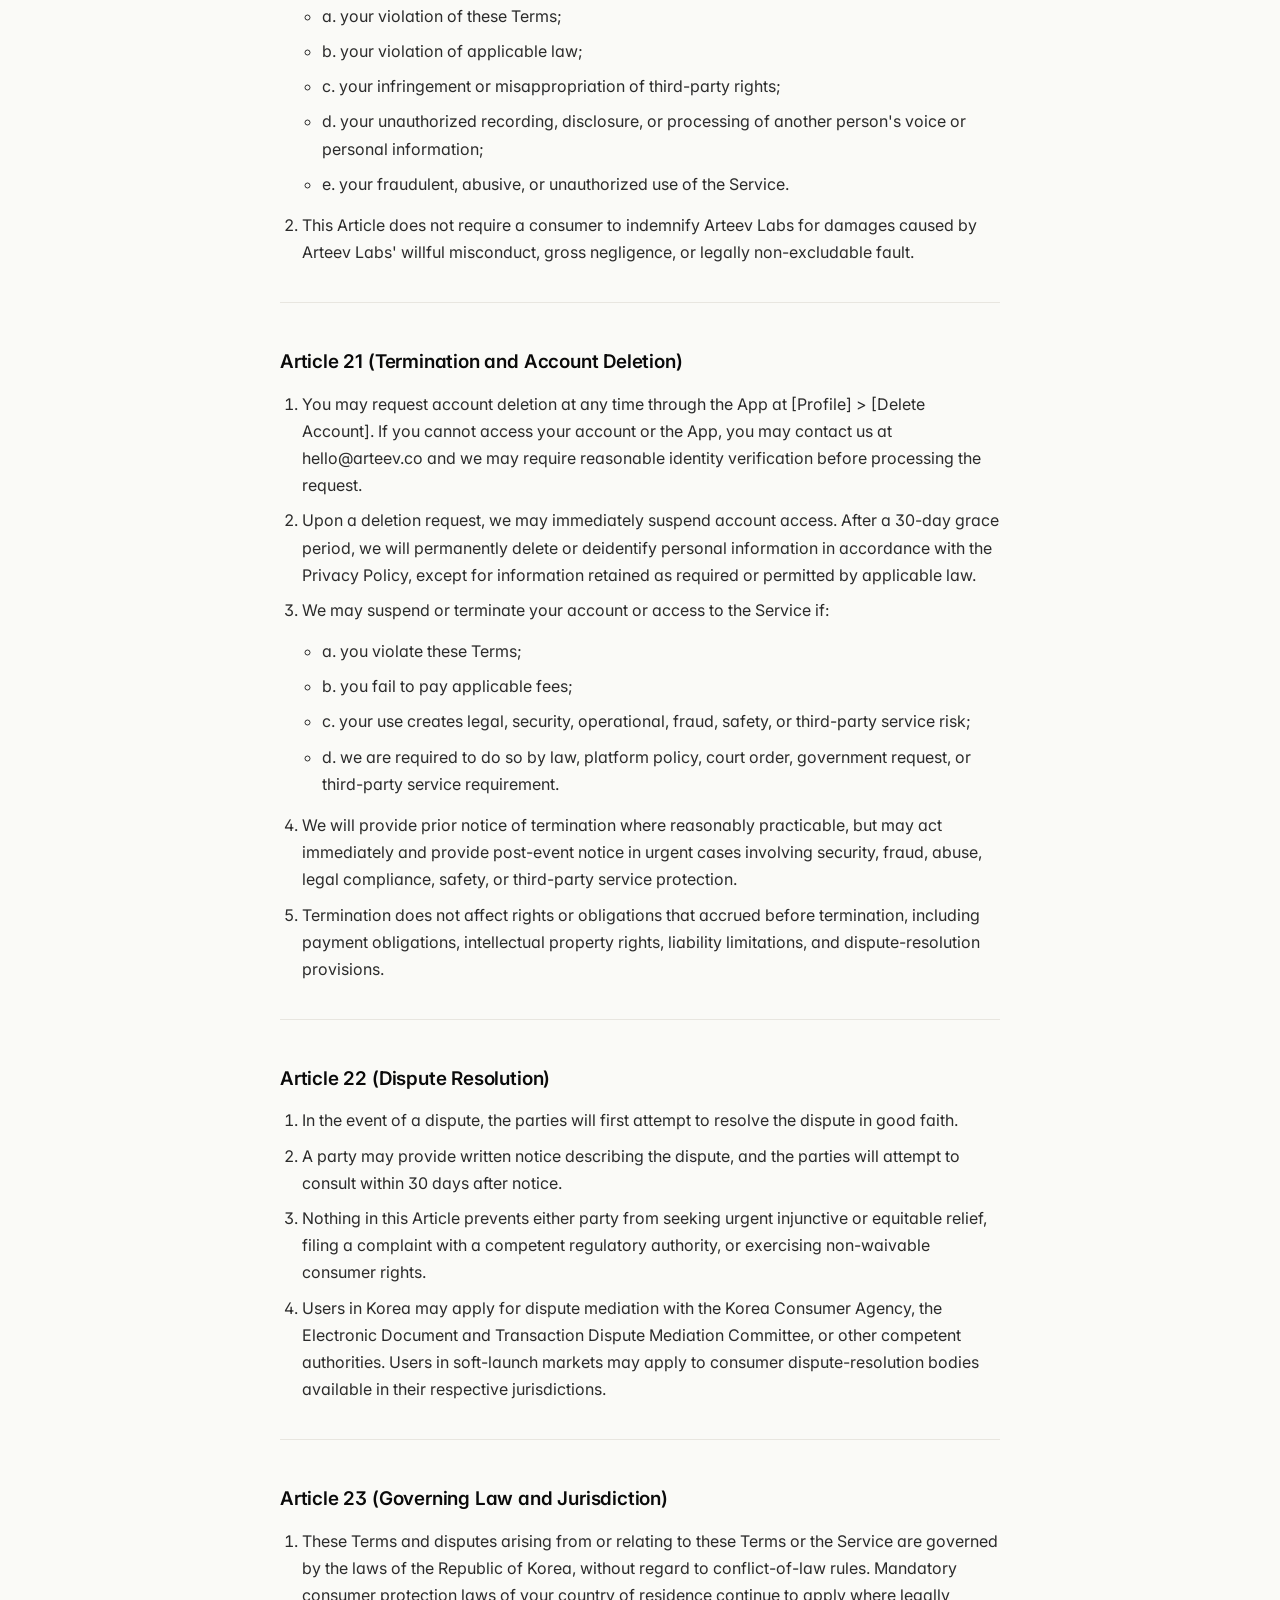
<file: terms-en.html>
<!doctype html>
<html lang="en">
<head>
  <meta charset="utf-8">
  <meta name="viewport" content="width=device-width, initial-scale=1">
  <title>Terms of Service | Arteev Labs Inc.</title>
  <meta name="description" content="Terms of Service for Arteev Labs Inc.">
  <link rel="icon" type="image/png" sizes="32x32" href="assets/favicon-32.png?v=20260531d">
  <link rel="icon" type="image/png" sizes="16x16" href="assets/favicon-16.png?v=20260531d">
  <link rel="apple-touch-icon" sizes="180x180" href="assets/favicon-180.png?v=20260531d">
  <link rel="preconnect" href="https://fonts.googleapis.com">
  <link rel="preconnect" href="https://fonts.gstatic.com" crossorigin>
  <link href="https://fonts.googleapis.com/css2?family=Inter:wght@400;500;600;700&family=Instrument+Serif:ital@0;1&family=Josefin+Sans:wght@400;500;600&family=Noto+Sans+KR:wght@400;500;600;700&display=swap" rel="stylesheet">
  <link rel="stylesheet" href="styles.css?v=20260725b">
</head>
<body>
  <header class="site-header">
    <div class="container nav">
      <a class="brand" href="index.html" aria-label="Arteev Labs Inc. home">
        <img class="logo-mark" src="assets/iconA.png?v=20260531d" alt="">
        <span>Arteev Labs</span>
      </a>
      <nav class="nav-links" aria-label="Primary navigation">
        <a href="index.html#product">Product</a>
        <a href="index.html#company">Company</a>
        <a href="privacy.html">Privacy</a>
        <a href="terms.html">Terms</a>
      </nav>
    </div>
  </header>

  <main class="legal-page">
    <div class="container legal-content">
      <div class="lang-toggle" role="navigation" aria-label="Language">
        <a href="terms-ko.html" data-lang="ko">한국어</a>
        <span class="lang-sep">·</span>
        <a href="terms-en.html" class="active" data-lang="en">English</a>
      </div>

      <h1>Arteev Terms of Service</h1>
      <p class="effective-date"><strong>Effective Date:</strong> June 12, 2026</p>

<p>These Terms of Service ("Terms") govern your access to and use of the Arteev mobile application (the "App"), the website at arteev.co (the "Website"), and any related services provided by Arteev Labs Inc. ("Arteev Labs," "we," "us," or "our") (collectively, the "Service"). These Terms set out the rights, obligations, and responsibilities between Arteev Labs and users of the Service.</p>
<p>By creating an account, clicking to accept these Terms, purchasing a subscription, or otherwise using the Service, you agree to be bound by these Terms. If you do not agree to these Terms, you must not use the Service.</p>
<hr />
<h2>Our Data Promise</h2>
<p>Arteev is designed as a privacy-forward wellness pattern intelligence service.</p>
<ul>
<li><strong>We do not sell your data.</strong> We do not sell, license, or provide for advertising purposes your personal information, voice data, health data, or information derived from such data to third parties.</li>
<li><strong>We do not use your data for unrelated purposes.</strong> We use your data only to provide, operate, maintain, secure, support, and improve the Arteev Service, and as otherwise expressly described in our Privacy Policy or separately consented to by you.</li>
<li><strong>No AI model training without express consent.</strong> We do not use your personal information or User Content to train or fine-tune AI models unless you have separately and expressly consented.</li>
</ul>
<p>The full scope, limitations, exceptions, and application of this promise are set forth in our <a href="privacy-en.html">Privacy Policy</a>. If there is a conflict between this summary and the Privacy Policy regarding personal information processing, the Privacy Policy controls.</p>
<hr />
<h2>Article 1 (Purpose)</h2>
<p>These Terms set forth the basic conditions for use of the Service, including Service eligibility, account use, paid subscriptions, user obligations, intellectual property, AI-generated content, wellness disclaimers, limitations of liability, termination, and dispute resolution.</p>
<hr />
<h2>Article 2 (Definitions)</h2>
<p>For purposes of these Terms:</p>
<ol>
<li><strong>"Arteev Labs"</strong> means Arteev Labs Inc., the operator of the App and Website.</li>
<li><strong>"Service"</strong> means the App, Website, and all related services, features, content, software, and functionality we provide.</li>
<li><strong>"User"</strong> means any person who accesses or uses the Service, including Members and non-Members.</li>
<li><strong>"Member"</strong> means a User who has created an account for continued use of the Service.</li>
<li><strong>"User Content"</strong> means information, text, voice input, transcripts, notes, edits, feedback, or other materials that you submit, record, upload, or otherwise provide to the Service.</li>
<li><strong>"Arteev Content"</strong> means content generated, displayed, or provided by the Service, including Cards, Weekly Pattern Reports, Morning Forecasts, visualizations, summaries, recommendations, and other outputs.</li>
<li><strong>"Voice Input"</strong> means voice recorded through the App and any resulting transcript.</li>
<li><strong>"Card"</strong> means an immediate visualization or insight generated based on User Content.</li>
<li><strong>"Weekly Pattern Report"</strong> means periodic pattern insight content generated based on eligible rolling data.</li>
<li><strong>"Morning Forecast"</strong> means daily forecast content generated based on authorized health, sleep, activity, mood, energy, or other relevant inputs.</li>
<li><strong>"Health Data"</strong> means health, fitness, sleep, activity, heart-rate, heart-rate variability, or similar data that you authorize the Service to access through Apple HealthKit, Google Health Connect, or other supported sources.</li>
<li><strong>"Consumer Health Data"</strong> means personal information that is linked or reasonably linkable to a user and that identifies or could reasonably be used to infer the user's past, present, or future physical or mental health status. Consumer Health Data may include Health Data authorized through Apple HealthKit, Google Health Connect, or similar sources; user-entered wellness logs; voice transcripts; Cards; Weekly Pattern Reports; Morning Forecasts; and derived or inferred wellness, routine, sleep, activity, mood, energy, or pattern insights.</li>
<li><strong>"Free Tier"</strong> means a no-charge tier of the Service.</li>
<li><strong>"Premium Tier"</strong> means a paid subscription tier of the Service.</li>
<li><strong>"Paid Service"</strong> means any paid subscription, paid feature, add-on, or other paid offering made available through the Service.</li>
</ol>
<p>Terms not defined in these Terms are interpreted in accordance with applicable law and customary practice.</p>
<hr />
<h2>Article 3 (Effect and Changes to These Terms)</h2>
<ol>
<li>These Terms take effect when posted in the App or on the Website, or when otherwise presented to you for acceptance.</li>
<li>We may amend these Terms within the scope permitted by applicable law, including the Act on the Regulation of Terms and Conditions, the Act on the Consumer Protection in Electronic Commerce, and the Personal Information Protection Act of the Republic of Korea.</li>
<li>When we amend these Terms, we will provide notice of the amended Terms, the effective date, and the reason for amendment through the App, Website, email, or other reasonable method.</li>
<li>For ordinary amendments, we will provide notice at least seven days before the effective date. For amendments that are unfavorable to Users or that materially affect Users' rights or obligations, we will provide notice at least 30 days before the effective date and, where required, provide individual notice to Members.</li>
<li>Where applicable law permits consent by continued use, if a Member continues using the Service after the effective date of an amendment after receiving proper notice, the Member may be deemed to have accepted the amended Terms. For material changes requiring affirmative consent, we will obtain such consent separately.</li>
<li>If you do not agree to amended Terms, you may stop using the Service and delete your account.</li>
</ol>
<hr />
<h2>Article 4 (Registration and Eligibility)</h2>
<ol>
<li>You may register for the Service by agreeing to these Terms and the Privacy Policy and completing the registration process specified by us.</li>
<li>The Service is intended for Users who are at least 14 years old. We do not knowingly permit registration by children under 14. If a higher minimum age applies under local law, platform policy, or the rules of your country of residence, the higher age applies.</li>
<li>We may refuse registration, suspend use, or revoke Member status if:<ul>
<li>a. you are not eligible to use the Service;</li>
<li>b. you provide false, inaccurate, misleading, or third-party information;</li>
<li>c. you attempt to register or use the Service for an unlawful, fraudulent, abusive, or improper purpose;</li>
<li>d. you previously violated these Terms or were suspended or terminated by us;</li>
<li>e. your registration or use would violate applicable law, platform rules, or our policies.</li>
</ul>
</li>
<li>If you are a legal minor in your jurisdiction but at least 14 years old, parental or guardian consent may be required to use Paid Services. We may restrict or cancel paid use where required by applicable law.</li>
</ol>
<hr />
<h2>Article 5 (Member Accounts)</h2>
<ol>
<li>We may provide registration and authentication through supported login methods, including Kakao, Apple, Google, or other methods we make available.</li>
<li>You are responsible for maintaining the confidentiality and security of your account credentials and for all activity occurring under your account, except to the extent caused by our willful misconduct or gross negligence.</li>
<li>You may not transfer, sell, lend, share, or assign your account without our prior written consent.</li>
<li>You may hold only one personal account unless we expressly allow otherwise. We may restrict, consolidate, or terminate accounts used to circumvent usage limits, abuse trials, manipulate promotions, or otherwise misuse the Service.</li>
<li>If you believe your account has been compromised, you must promptly notify us and follow reasonable security instructions.</li>
</ol>
<hr />
<h2>Article 6 (Service Description)</h2>
<p>Arteev provides wellness pattern intelligence features, which may include:</p>
<ol>
<li>voice input, transcription, and generation of Cards;</li>
<li>creation, display, storage, and retrieval of Cards and related visualizations;</li>
<li>Weekly Pattern Reports based on eligible rolling data;</li>
<li>Morning Forecasts based on authorized Health Data and other inputs;</li>
<li>Apple HealthKit / Google Health Connect integration, only with your permission;</li>
<li>push notifications for report readiness, service notices, and other Service-related messages;</li>
<li>account, subscription, support, and related operational features;</li>
<li>other features we develop, test, or provide.</li>
</ol>
<p>We may modify, add, suspend, or discontinue features for operational, legal, safety, security, product, or technical reasons. We will provide advance notice for material changes where reasonably practicable and where required by law.</p>
<hr />
<h2>Article 7 (Voice Input and User Content Acceptable Use)</h2>
<ol>
<li>You must record only your own voice unless you have obtained all legally required consent from any other person whose voice or personal information is included.</li>
<li>You are solely responsible for User Content you submit to the Service and for ensuring that your User Content does not violate applicable law or the rights of any third party.</li>
<li>You must not submit User Content that:<ul>
<li>a. infringes intellectual property, privacy, publicity, personality, confidentiality, or other rights;</li>
<li>b. unlawfully records, discloses, or processes another person's voice or personal information;</li>
<li>c. is defamatory, threatening, harassing, abusive, hateful, exploitative, or unlawful;</li>
<li>d. contains malware, harmful code, or instructions designed to disrupt, overload, or compromise the Service;</li>
<li>e. is submitted for criminal, fraudulent, abusive, exploitative, or harmful purposes;</li>
<li>f. intentionally attempts to manipulate, jailbreak, bypass, or degrade the Service or underlying AI systems.</li>
</ul>
</li>
<li>We are not obligated to monitor User Content. However, we may refuse to process, remove, restrict, or preserve User Content where we reasonably believe it violates these Terms, applicable law, platform policy, safety requirements, or third-party service requirements.</li>
<li>Arteev is not an emergency, crisis-monitoring, or human review service. You must not rely on the Service to detect, escalate, or respond to threats of self-harm, harm to others, abuse, or medical emergencies.</li>
</ol>
<hr />
<h2>Article 8 (Paid Services)</h2>
<ol>
<li>We may offer a Free Tier and one or more Premium Tiers or other Paid Services.</li>
<li>Free Tier usage may be subject to daily, monthly, feature, storage, generation, or other limits. We may change Free Tier limits for operational, technical, or business reasons with reasonable notice where practicable.</li>
<li>Premium Tier features may include expanded or unlimited voice input, Cards, Weekly Pattern Reports, Morning Forecasts, and other features shown at the time of purchase. Any "unlimited" usage is subject to reasonable-use, technical, safety, rate-limit, anti-abuse, and third-party platform constraints.</li>
<li>The price, billing period, free trial period, renewal terms, included features, and material conditions of any Paid Service will be displayed at or before purchase.</li>
<li>Paid Service availability, pricing, taxes, currencies, and billing terms may vary by country, platform, device, App Store / Google Play account settings, promotional offer, and applicable law.</li>
<li>We may modify Paid Service features, provided that we will not materially reduce the core paid functionality during an active paid subscription period without notice or a legally required remedy.</li>
</ol>
<hr />
<h2>Article 9 (Payment, Auto-Renewal, and Billing)</h2>
<ol>
<li>Payment for mobile-app subscriptions is processed through the Apple App Store or Google Play in-app purchase system. We do not directly collect or store payment-card numbers or payment instrument credentials.</li>
<li>We use RevenueCat or similar subscription-management providers to receive purchase identifiers, entitlement status, renewal status, cancellation status, and other subscription metadata.</li>
<li>Unless otherwise stated at purchase, subscriptions automatically renew at the end of each billing period unless canceled before renewal in accordance with Apple App Store or Google Play procedures.</li>
<li>Canceling a subscription generally stops future renewal charges; it does not automatically refund the current billing period unless the applicable platform or law provides otherwise.</li>
<li>Where a free trial is offered, you will be charged at the end of the trial unless you cancel before the trial ends, as disclosed at the time of purchase.</li>
<li>Price changes will be handled in accordance with platform procedures and applicable law. Where required, the platform or Arteev Labs will notify you and obtain consent before a price increase applies.</li>
</ol>
<hr />
<h2>Article 10 (Cancellation, Withdrawal, and Refunds)</h2>
<ol>
<li>Refunds, subscription cancellation, and billing disputes for purchases made through the Apple App Store or Google Play are generally processed through the applicable platform's refund and subscription-management procedures. We will update your subscription status based on platform records and refund decisions.</li>
<li>Under Article 17 of the Act on the Consumer Protection in Electronic Commerce of the Republic of Korea and other applicable consumer laws, you may have statutory withdrawal or cancellation rights. However, for digital content or digital services, withdrawal rights may be limited once provision of the digital content or service has begun, where the legally required prior notice, consent, or acknowledgment has been provided.</li>
<li>Where required by law, before providing immediate access to paid digital content or paid digital services during a withdrawal period, we will provide notice that your withdrawal right may be limited after provision begins and obtain any legally required acknowledgment or consent.</li>
<li>Nothing in these Terms limits rights you may have for defective, unavailable, materially non-conforming, or falsely advertised services under mandatory consumer protection law.</li>
<li>We do not guarantee discretionary refunds outside applicable law or platform policies. However, we may review exceptional cases in good faith where platform procedures allow us to do so.</li>
<li>Users in soft-launch markets may have additional non-waivable consumer cancellation or refund rights under local law, including laws applicable in the United Kingdom, Australia, New Zealand, Singapore, and Hong Kong. Those mandatory rights prevail over these Terms.</li>
</ol>
<hr />
<h2>Article 11 (User Obligations)</h2>
<p>You must not:</p>
<ol>
<li>provide false, inaccurate, misleading, or third-party information;</li>
<li>use another person's account, identity, payment method, or credentials without authorization;</li>
<li>use bots, crawlers, scrapers, scripts, automated tools, or abnormal access methods without our prior written consent;</li>
<li>create multiple accounts to circumvent usage limits, trials, promotions, rate limits, or safety restrictions;</li>
<li>submit abnormally long, repetitive, automated, or adversarial inputs intended to overload, degrade, or increase the cost of the Service;</li>
<li>reverse engineer, decompile, disassemble, probe, scan, or attempt to derive source code, prompts, model behavior, system architecture, or non-public APIs, except to the extent such restriction is prohibited by law;</li>
<li>bypass, disable, or interfere with security, authentication, entitlement, billing, rate-limit, or access-control mechanisms;</li>
<li>resell, sublicense, commercially exploit, or provide the Service to third parties without our prior written consent;</li>
<li>use the Service to develop competing products through systematic extraction, benchmarking, scraping, or copying of outputs, workflows, or design;</li>
<li>infringe intellectual property, trade secrets, privacy, personality, publicity, or other rights;</li>
<li>use the Service in violation of applicable law, platform policy, or these Terms.</li>
</ol>
<p>If we reasonably believe that you violated this Article, we may restrict, suspend, or terminate your access, with prior notice where practicable and post-event notice in urgent, security, fraud, or legal-risk situations. We may also seek damages or other remedies available under law.</p>
<hr />
<h2>Article 12 (Wellness Information, Not Medical Advice)</h2>
<ol>
<li><strong>Arteev is a general wellness pattern intelligence service. It is not a medical device and is not intended to provide medical advice, diagnosis, treatment, monitoring, cure, mitigation, or prevention of any disease, injury, mental disorder, or medical condition.</strong></li>
<li>Cards, Weekly Pattern Reports, Morning Forecasts, and other Arteev Content are observational, informational, and wellness-oriented. They are not clinical findings, medical records, medical recommendations, or substitutes for professional judgment.</li>
<li>The Service may not be used for:<ul>
<li>a. diagnosis, evaluation, treatment, monitoring, or prevention of any disease, injury, mental disorder, or medical condition;</li>
<li>b. emergency response, crisis intervention, or suicide prevention;</li>
<li>c. medication, therapy, clinical, financial, legal, or other significant decisions;</li>
<li>d. replacement of professional advice from qualified medical, mental-health, legal, financial, or other professionals.</li>
</ul>
</li>
<li>The Service may be inaccurate, incomplete, delayed, biased, unavailable, or may fail to identify important patterns. You are responsible for independently evaluating Arteev Content and seeking appropriate professional advice.</li>
<li><strong>Emergency notice.</strong> If you believe there is a risk to the health, safety, or life of yourself or another person, contact emergency services or a qualified professional immediately. Do not rely on Arteev.<ul>
<li>Republic of Korea: 119 (emergency medical), 112 (police), 1393 (suicide prevention helpline)</li>
<li>United States: 911 (emergency), 988 (Suicide &amp; Crisis Lifeline)</li>
<li>United Kingdom: 999 (emergency), Samaritans 116 123</li>
<li>Australia: 000 (emergency), Lifeline 13 11 14</li>
<li>New Zealand: 111 (emergency), 1737</li>
<li>Singapore: 995 (emergency), Samaritans of Singapore 1-767</li>
<li>Hong Kong: 999 (emergency), Suicide Prevention Services 2382 0000</li>
</ul>
</li>
</ol>
<hr />
<h2>Article 13 (User Content)</h2>
<ol>
<li>As between you and Arteev Labs, you retain ownership of your User Content, subject to the license granted below.</li>
<li>You grant Arteev Labs a non-exclusive, worldwide, royalty-free, sublicensable license to host, store, copy, process, transmit, display, format, analyze, and otherwise use User Content solely to:<ul>
<li>a. provide, maintain, secure, and support the Service;</li>
<li>b. generate, store, display, and deliver Arteev Content;</li>
<li>c. operate account, subscription, entitlement, support, safety, and anti-abuse systems;</li>
<li>d. perform deidentified, aggregated, or statistical analysis to improve Service quality;</li>
<li>e. comply with applicable law and enforce these Terms.</li>
</ul>
</li>
<li>This license is limited by our Data Promise and Privacy Policy. We do not sell User Content, use User Content for third-party advertising, provide User Content to data brokers, insurers, or healthcare institutions, or use User Content to train or fine-tune AI models unless you separately and expressly consent.</li>
<li>You represent that you have all rights and permissions necessary to submit User Content and grant the license above.</li>
<li>Upon account deletion, User Content is deleted, deidentified, or retained only as described in the Privacy Policy and as required or permitted by applicable law.</li>
</ol>
<hr />
<h2>Article 14 (AI-Generated Content and AI Processing)</h2>
<ol>
<li>Arteev Content may be generated using artificial intelligence, machine learning, rules-based systems, statistical analysis, or a combination of automated methods.</li>
<li>AI-generated outputs are probabilistic and may be inaccurate, incomplete, misleading, biased, outdated, or unsuitable for your circumstances. Arteev Content is not guaranteed to identify all relevant patterns, risks, anomalies, correlations, or causes. Correlation does not imply causation.</li>
<li>You must not rely on Arteev Content as the sole basis for medical, mental-health, financial, legal, employment, insurance, safety, or other significant decisions.</li>
<li><strong>Current AI-related providers.</strong> The Service currently uses the following commercial/API AI-related providers:
<ul>
<li><strong>OpenAI, L.L.C.</strong> for voice transcription and AI generation of Cards, Weekly Pattern Reports, Morning Forecasts, and related outputs.</li>
<li><strong>Anthropic, PBC</strong> for AI generation of Cards, Weekly Pattern Reports, Morning Forecasts, and related outputs.</li>
</ul>
</li>
<li><strong>Data sent for AI processing.</strong> To provide requested features, we may send the following data to commercial/API AI-related providers:
<ul>
<li>voice audio for transcription;</li>
<li>transcript text;</li>
<li>User Content that you submit, record, save, or edit;</li>
<li>selected contextual data needed to generate Cards, Weekly Pattern Reports, Morning Forecasts, and related outputs;</li>
<li>Health Data or Consumer Health Data only to the extent reasonably necessary for the feature you request or enable;</li>
<li>related technical metadata needed for security, abuse prevention, reliability, diagnostics, or service delivery.</li>
</ul>
</li>
<li><strong>Purpose of AI processing.</strong> AI processing is used only to provide, operate, maintain, secure, support, and improve the Service; generate user-facing Arteev Content; transcribe voice input; prevent abuse; comply with law; enforce these Terms; and protect users, the public, and the Service.</li>
<li><strong>Provider retention and safety processing.</strong> AI-related providers may process and retain data according to their applicable commercial/API terms, data processing agreements, order forms, abuse-monitoring settings, safety settings, technical configurations, or other contractual terms. We use contractual and technical measures designed to restrict provider use of Arteev user data to authorized purposes.</li>
<li><strong>No AI model training without express consent.</strong> We do not use personal information, User Content, Voice Input, transcripts, Health Data, Consumer Health Data, Cards, Weekly Pattern Reports, Morning Forecasts, or related insights to train or fine-tune Arteev or third-party AI models unless you have separately and expressly consented. Under our intended commercial/API provider usage, Arteev does not permit OpenAI, Anthropic, or other AI providers to use Arteev user data for their own model training unless you have separately and expressly consented or we have provided disclosures and obtained consent required by applicable law.</li>
<li><strong>Feedback.</strong> Feedback you provide may be used to improve the Service. We will not use feedback that contains personal information, User Content, Health Data, or Consumer Health Data for AI model training unless you separately and expressly consent or unless the feedback has been deidentified in a manner reasonably designed not to identify you.</li>
<li><strong>Sensitive information.</strong> You should avoid submitting sensitive information that is unnecessary for your use of the Service. Arteev is not designed for emergency, crisis-monitoring, medical, clinical, or therapeutic use.</li>
</ol>
<hr />
<h2>Article 15 (Intellectual Property)</h2>
<ol>
<li>The Service, including software, interfaces, designs, graphics, logos, trademarks, service marks, trade names, text, prompts, workflows, databases, compilations, visual elements, and other materials, is owned by Arteev Labs or its licensors and is protected by intellectual property and other laws.</li>
<li>Except for your permitted use of the Service, we do not grant you any ownership or license rights in the Service, Arteev Content, software, trademarks, or other Arteev Labs materials.</li>
<li>You may not copy, modify, distribute, sell, lease, sublicense, publicly display, create derivative works from, or exploit the Service except as expressly permitted by these Terms.</li>
<li>These Terms do not affect your rights in User Content under Article 13.</li>
</ol>
<hr />
<h2>Article 16 (Third-Party Services)</h2>
<ol>
<li>The Service may rely on third-party services, including AI model providers, transcription providers, operating-system providers, app stores, authentication providers, cloud infrastructure providers, subscription-management providers, analytics/error-diagnostics providers, and push-notification providers.</li>
<li>Your use of certain Service features may also be subject to third-party terms, policies, permissions, or platform rules, including those of Apple, Google, Kakao, RevenueCat, Supabase, OpenAI, Anthropic, Sentry, Expo, or other providers described in the Privacy Policy.</li>
<li>We are not responsible for third-party service interruptions, policy changes, data processing, or performance except to the extent required by applicable law or caused by our willful misconduct or gross negligence. We will use commercially reasonable efforts to reduce user impact where practicable.</li>
<li>Third-party services that process User Content, Health Data, or Consumer Health Data on our behalf are used only for the disclosed Service purposes and subject to contractual or platform restrictions described in the Privacy Policy and Consumer Health Data Privacy Policy.</li>
</ol>
<hr />
<h2>Article 17 (Service Changes and Availability)</h2>
<ol>
<li>We may update, modify, suspend, restrict, or discontinue all or part of the Service for operational, legal, compliance, security, safety, third-party dependency, product, or technical reasons.</li>
<li>We will provide advance notice for scheduled maintenance or material service changes where reasonably practicable. In urgent cases, including security, legal, safety, or third-party outage events, we may provide notice after the event.</li>
<li>For permanent termination of a material paid feature during an active subscription period, we will provide at least 30 days' notice where practicable and any remedy required by applicable law.</li>
<li>The Service may be unavailable, delayed, inaccurate, or interrupted due to causes beyond our reasonable control, including network failures, power outages, cloud-provider outages, app-store outages, AI-provider outages, cyberattacks, government action, labor disputes, natural disasters, war, epidemic, or other force majeure events.</li>
</ol>
<hr />
<h2>Article 18 (Disclaimers)</h2>
<ol>
<li>To the maximum extent permitted by applicable law, the Service and Arteev Content are provided on an "as is" and "as available" basis.</li>
<li>To the maximum extent permitted by applicable law, we disclaim all warranties, whether express, implied, statutory, or otherwise, including warranties of accuracy, completeness, merchantability, fitness for a particular purpose, non-infringement, uninterrupted availability, error-free operation, and suitability for health, medical, wellness, or personal decision-making purposes.</li>
<li>We do not warrant that the Service will be secure, available, accurate, timely, complete, compatible with all devices, or free of harmful components.</li>
<li>This Article applies only to the extent it does not violate mandatory provisions of applicable law, including the Act on the Regulation of Terms and Conditions and mandatory consumer protection laws.</li>
</ol>
<hr />
<h2>Article 19 (Limitation of Liability)</h2>
<ol>
<li>Nothing in these Terms limits or excludes liability that cannot be limited or excluded under applicable law, including liability for willful misconduct, gross negligence, death or personal injury caused by legally non-excludable fault, fraud, or mandatory consumer rights.</li>
<li>To the maximum extent permitted by applicable law, Arteev Labs is not liable for indirect, incidental, consequential, special, exemplary, punitive, or non-ordinary damages, including lost profits, lost revenue, lost data, loss of goodwill, business interruption, or lost opportunity.</li>
<li>For damages caused by ordinary negligence, our liability is limited to direct damages that were reasonably foreseeable at the time of your use of the Service.</li>
<li>To the maximum extent permitted by applicable law, our aggregate liability for claims arising out of or relating to the Service is limited to the greater of: (a) the total amount you paid to us for the Paid Service during the 12 months immediately preceding the event giving rise to the claim; or (b) KRW 100,000 for Users who did not pay for the Service.</li>
<li>We are not liable for decisions or actions you take in reliance on Arteev Content, including medical, mental-health, financial, legal, employment, insurance, or safety-related decisions, except to the extent liability cannot be excluded under applicable law.</li>
<li>In soft-launch markets, any mandatory consumer-law limitations on liability clauses prevail over this Article.</li>
</ol>
<hr />
<h2>Article 20 (Indemnification)</h2>
<ol>
<li>To the extent permitted by applicable law, you agree to compensate Arteev Labs for damages, losses, liabilities, costs, and expenses arising from:<ul>
<li>a. your violation of these Terms;</li>
<li>b. your violation of applicable law;</li>
<li>c. your infringement or misappropriation of third-party rights;</li>
<li>d. your unauthorized recording, disclosure, or processing of another person's voice or personal information;</li>
<li>e. your fraudulent, abusive, or unauthorized use of the Service.</li>
</ul>
</li>
<li>This Article does not require a consumer to indemnify Arteev Labs for damages caused by Arteev Labs' willful misconduct, gross negligence, or legally non-excludable fault.</li>
</ol>
<hr />
<h2>Article 21 (Termination and Account Deletion)</h2>
<ol>
<li>You may request account deletion at any time through the App at [Profile] &gt; [Delete Account]. If you cannot access your account or the App, you may contact us at hello@arteev.co and we may require reasonable identity verification before processing the request.</li>
<li>Upon a deletion request, we may immediately suspend account access. After a 30-day grace period, we will permanently delete or deidentify personal information in accordance with the Privacy Policy, except for information retained as required or permitted by applicable law.</li>
<li>We may suspend or terminate your account or access to the Service if:<ul>
<li>a. you violate these Terms;</li>
<li>b. you fail to pay applicable fees;</li>
<li>c. your use creates legal, security, operational, fraud, safety, or third-party service risk;</li>
<li>d. we are required to do so by law, platform policy, court order, government request, or third-party service requirement.</li>
</ul>
</li>
<li>We will provide prior notice of termination where reasonably practicable, but may act immediately and provide post-event notice in urgent cases involving security, fraud, abuse, legal compliance, safety, or third-party service protection.</li>
<li>Termination does not affect rights or obligations that accrued before termination, including payment obligations, intellectual property rights, liability limitations, and dispute-resolution provisions.</li>
</ol>
<hr />
<h2>Article 22 (Dispute Resolution)</h2>
<ol>
<li>In the event of a dispute, the parties will first attempt to resolve the dispute in good faith.</li>
<li>A party may provide written notice describing the dispute, and the parties will attempt to consult within 30 days after notice.</li>
<li>Nothing in this Article prevents either party from seeking urgent injunctive or equitable relief, filing a complaint with a competent regulatory authority, or exercising non-waivable consumer rights.</li>
<li>Users in Korea may apply for dispute mediation with the Korea Consumer Agency, the Electronic Document and Transaction Dispute Mediation Committee, or other competent authorities. Users in soft-launch markets may apply to consumer dispute-resolution bodies available in their respective jurisdictions.</li>
</ol>
<hr />
<h2>Article 23 (Governing Law and Jurisdiction)</h2>
<ol>
<li>These Terms and disputes arising from or relating to these Terms or the Service are governed by the laws of the Republic of Korea, without regard to conflict-of-law rules. Mandatory consumer protection laws of your country of residence continue to apply where legally required.</li>
<li>Subject to mandatory consumer jurisdiction rules, the Seoul Central District Court of the Republic of Korea has jurisdiction over litigation regarding these Terms or the Service.</li>
<li>If you are a consumer, you may have the right to bring or defend claims in the court of your domicile or another court required by mandatory law.</li>
</ol>
<hr />
<h2>Article 24 (Apple App Store Additional Terms)</h2>
<p>The following provisions apply to Users who access or purchase the Service through Apple platforms:</p>
<ol>
<li>These Terms are between you and Arteev Labs, not Apple Inc. ("Apple"). Apple is not responsible for the Service or its content.</li>
<li>Arteev Labs, not Apple, is responsible for providing any maintenance and support for the Service, except to the extent applicable law or Apple policies provide otherwise.</li>
<li>If the Service fails to conform to any applicable warranty, you may notify Apple, and Apple may refund the purchase price for the App or in-app purchase where required by Apple policy or applicable law. To the maximum extent permitted by law, Apple has no other warranty obligation with respect to the Service.</li>
<li>Arteev Labs is responsible for addressing claims by you or third parties relating to the Service or your possession or use of the Service, including product-liability claims, regulatory claims, consumer-protection claims, and intellectual-property claims, except to the extent Apple is responsible under applicable law.</li>
<li>You represent that you are not located in a country subject to a U.S. government embargo or designated as a terrorist-supporting country and are not listed on any U.S. government prohibited or restricted party list.</li>
<li>Apple and Apple's subsidiaries are third-party beneficiaries of these Terms and may enforce these Terms against you as third-party beneficiaries.</li>
<li>These Terms apply only to the extent they do not conflict with the Apple Media Services Terms and Conditions, Apple's Licensed Application End User License Agreement, or mandatory Apple platform rules.</li>
</ol>
<hr />
<h2>Article 25 (Google Play Additional Terms)</h2>
<p>The following provisions apply to Users who access or purchase the Service through Google Play:</p>
<ol>
<li>These Terms are between you and Arteev Labs, not Google LLC ("Google"). Google is not responsible for the Service or its content.</li>
<li>Payment, refund, subscription cancellation, and certain entitlement matters may be processed through Google Play in accordance with Google Play policies and applicable law.</li>
<li>These Terms apply only to the extent they do not conflict with Google Play Terms of Service or other mandatory Google Play policies.</li>
<li>You must direct Service-related support, product, privacy, and content claims to Arteev Labs, except for billing or refund procedures that Google Play requires to be handled through Google.</li>
</ol>
<hr />
<h2>Article 26 (Force Majeure)</h2>
<p>We are not responsible for failure or delay in performing obligations due to causes beyond our reasonable control, including natural disasters, war, riot, terrorism, labor disputes, government action, epidemic, power outage, network failure, cloud-provider outage, app-store outage, AI-provider outage, cyberattack, or third-party service interruption.</p>
<hr />
<h2>Article 27 (Severability)</h2>
<p>If any provision of these Terms is found invalid, illegal, or unenforceable, that provision will be enforced to the maximum extent permitted by law, and the remaining provisions will remain in full force and effect.</p>
<hr />
<h2>Article 28 (Entire Agreement)</h2>
<p>These Terms, together with the Privacy Policy and any additional terms presented for specific features or Paid Services, constitute the entire agreement between you and Arteev Labs regarding the Service and supersede prior agreements regarding the same subject matter.</p>
<hr />
<h2>Article 29 (Company and E-Commerce Disclosures)</h2>
<p>Before production launch and where required by applicable law, Arteev Labs will provide legally required company and e-commerce disclosures, which may include:</p>
<ul>
<li>Legal name: Arteev Labs Inc.</li>
<li>Representative: Hanjoo Lee (이한주)</li>
<li>Business registration number: 292-86-03968</li>
<li>Mail-order sales registration number: 2026-경기하남-0957</li>
<li>Address: 550 Misa-daero, Hanam-si, Gyeonggi-do, Republic of Korea</li>
<li>Customer support email: hello@arteev.co</li>
<li>Website: arteev.co</li>
</ul>
<hr />
<h2>Article 30 (Contact)</h2>
<p>For questions regarding these Terms, please contact us:</p>
<ul>
<li><strong>Email:</strong> hello@arteev.co</li>
<li><strong>In-App:</strong> [Profile] &gt; [Send feedback]</li>
</ul>
<p>We will respond to inquiries in good faith and within the time required by applicable law.</p>
<hr />
<p><strong>Arteev Labs Inc.</strong><br />
Republic of Korea<br />
arteev.co</p>
<p><strong>Effective Date:</strong> June 12, 2026</p>
    </div>
  </main>

  <footer class="site-footer">
    <div class="container footer-inner">
      <div>© <span id="year"></span> Arteev Labs Inc. All rights reserved.</div>
      <div class="footer-links">
        <a href="index.html">Home</a>
        <a href="privacy-en.html">Privacy Policy</a>
        <a href="consumer-health-data-privacy-en.html">Consumer Health Data Privacy</a>
      </div>
    </div>
  </footer>

  <script>
    document.getElementById("year").textContent = new Date().getFullYear();
    document.querySelectorAll(".lang-toggle a").forEach(function(a) {
      a.addEventListener("click", function() {
        try { localStorage.setItem("arteev-lang", a.dataset.lang); } catch(e) {}
      });
    });
  </script>
</body>
</html>
</file>
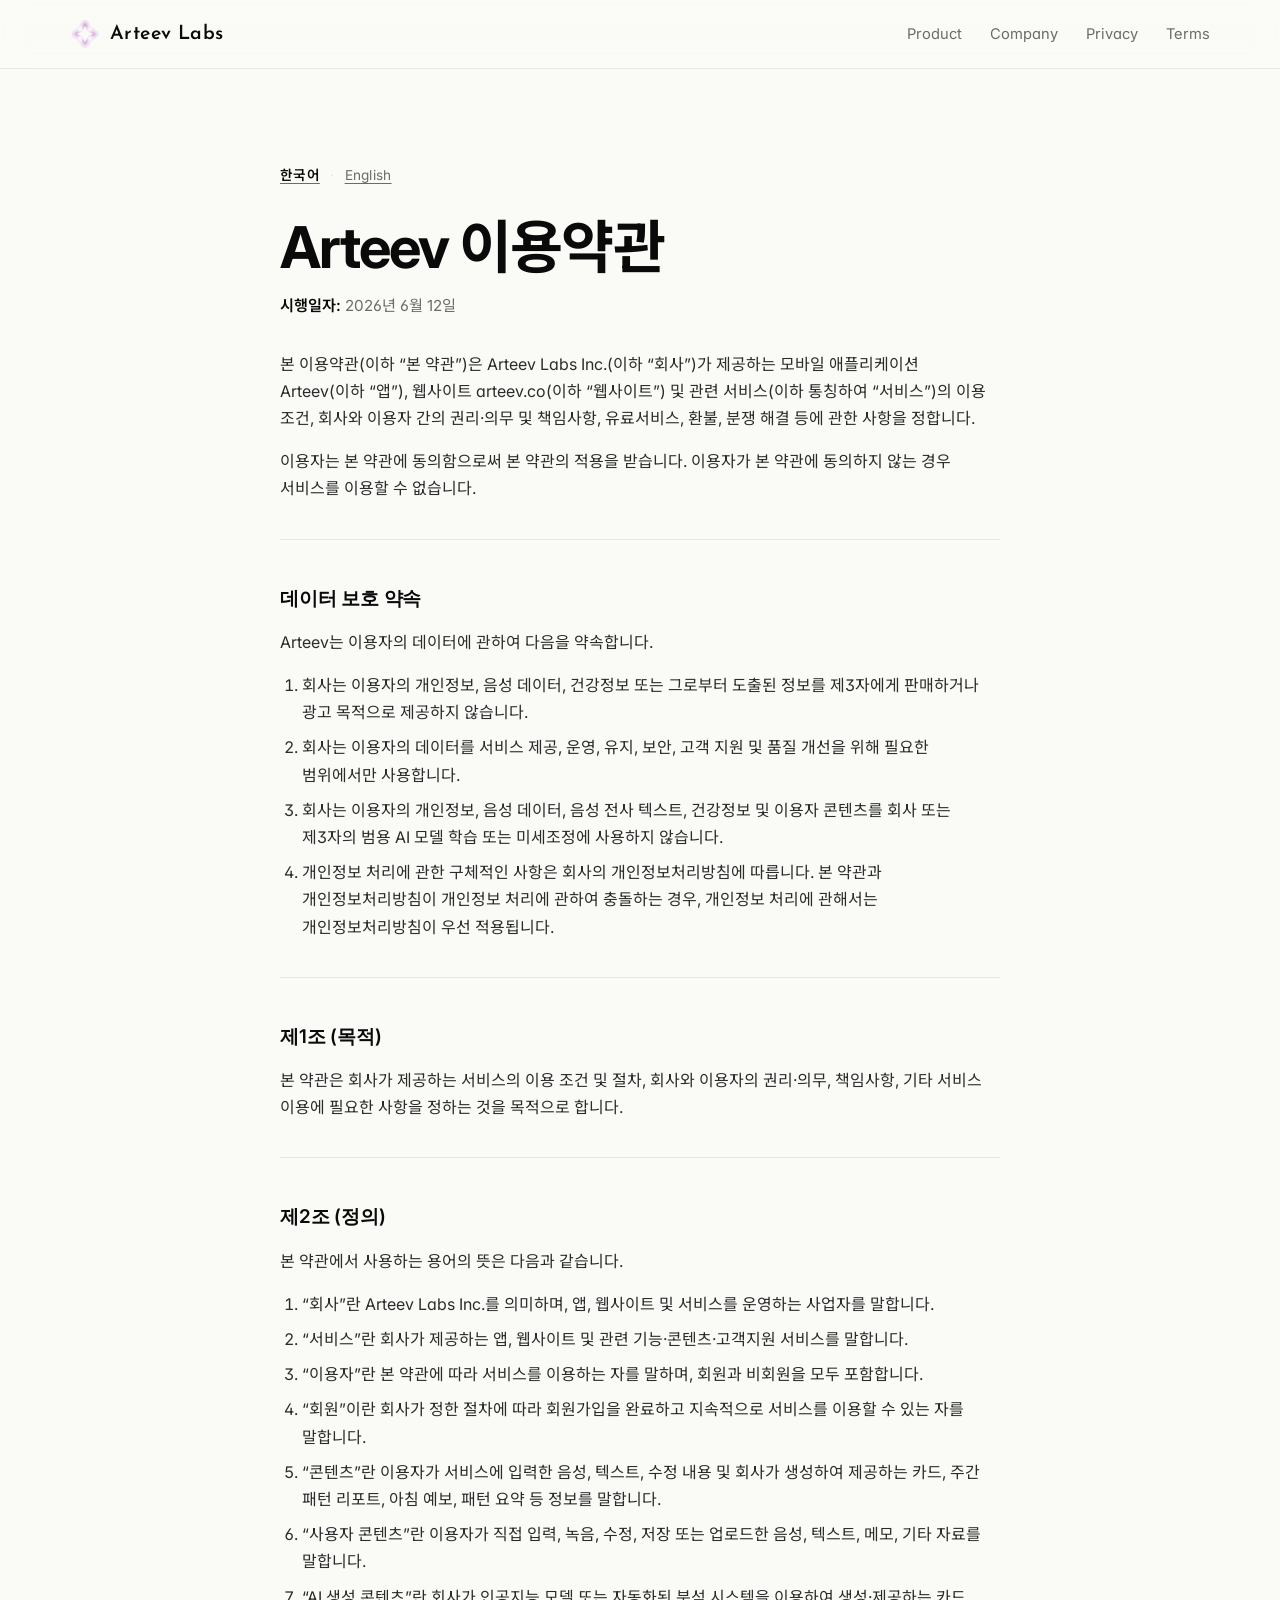
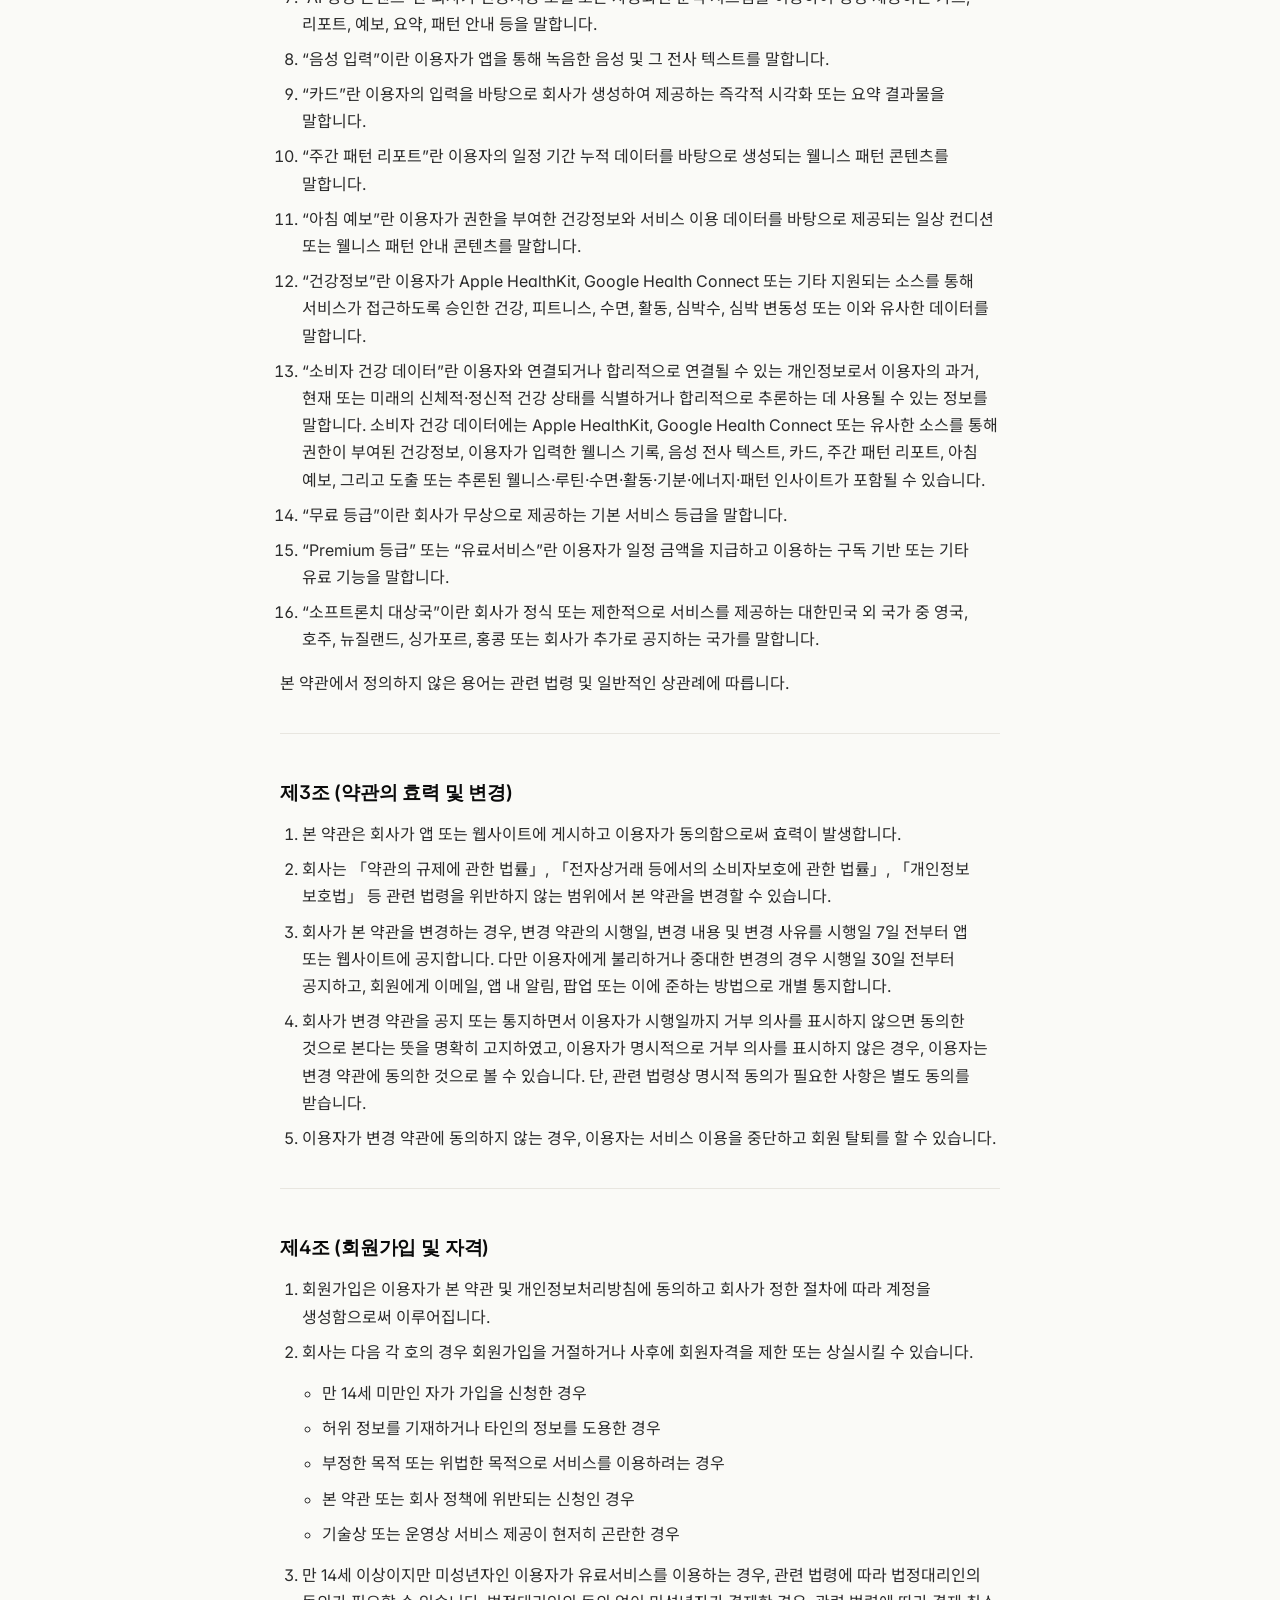
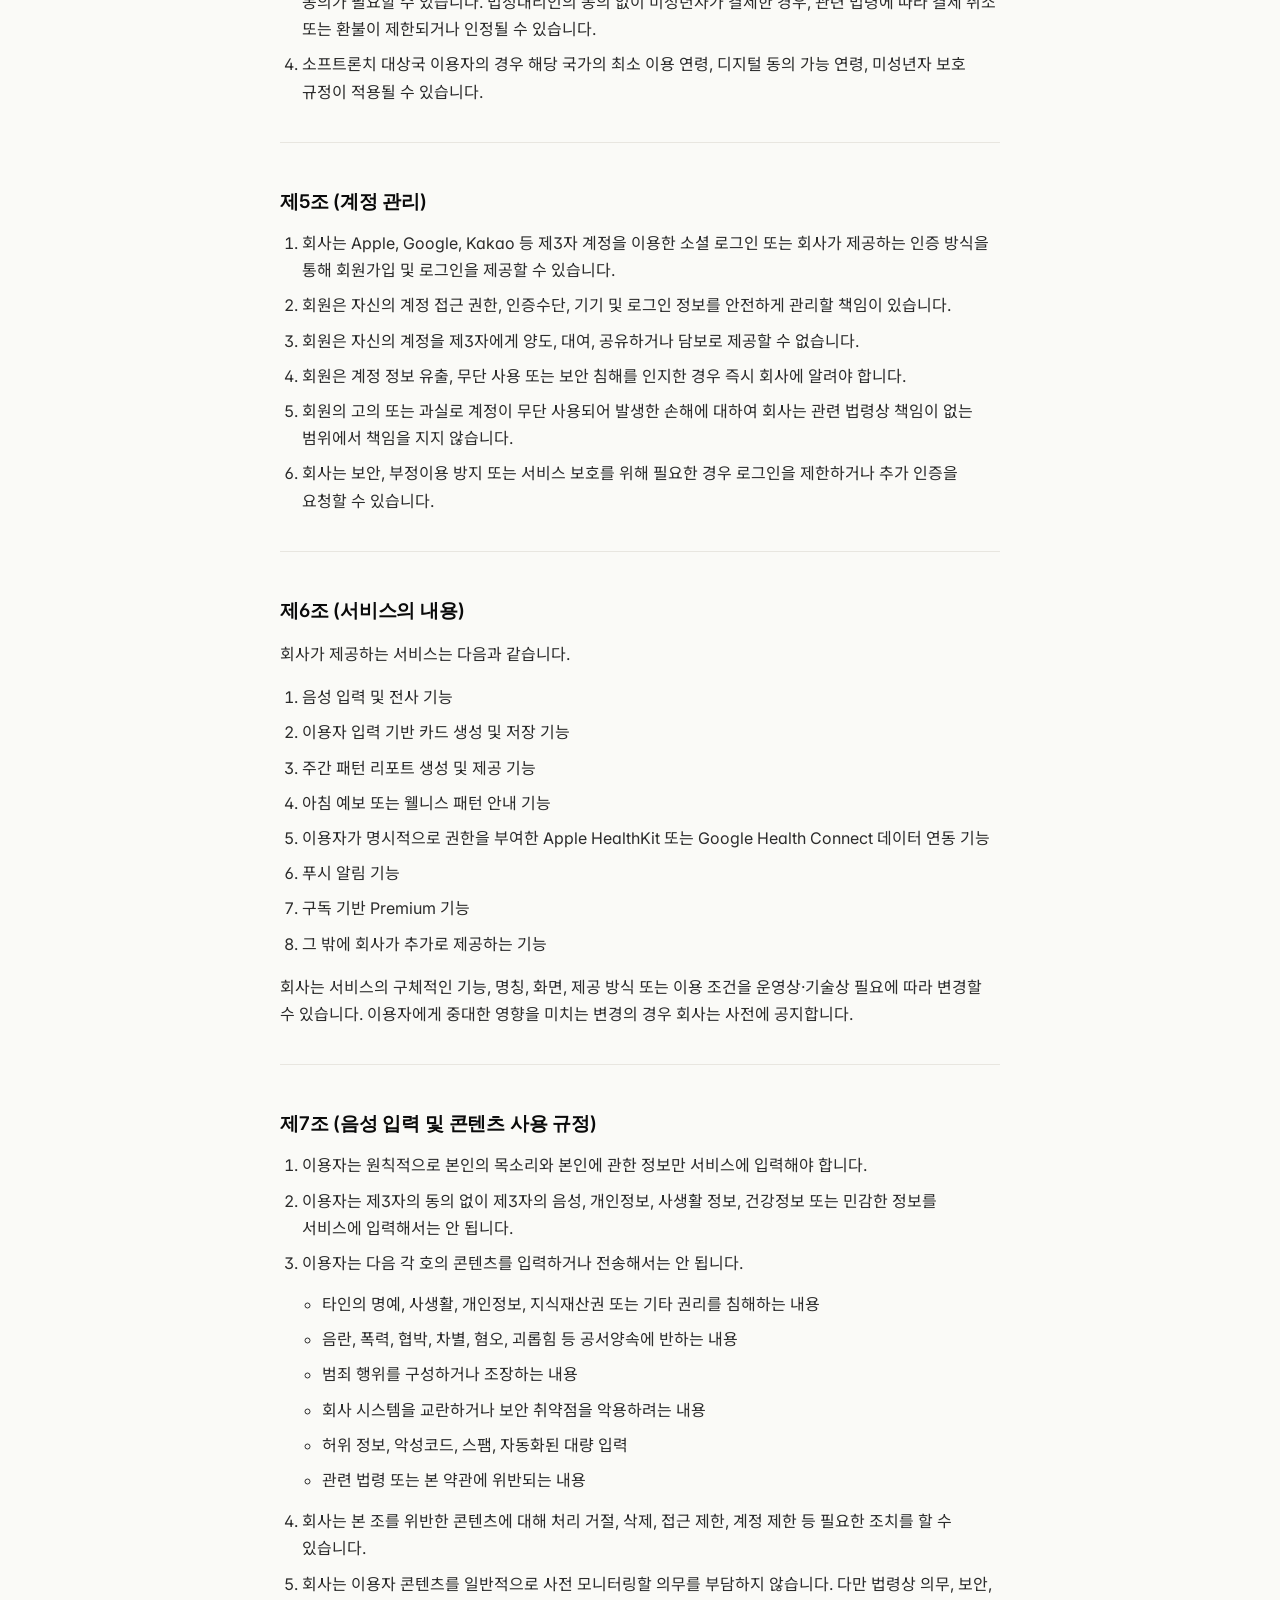
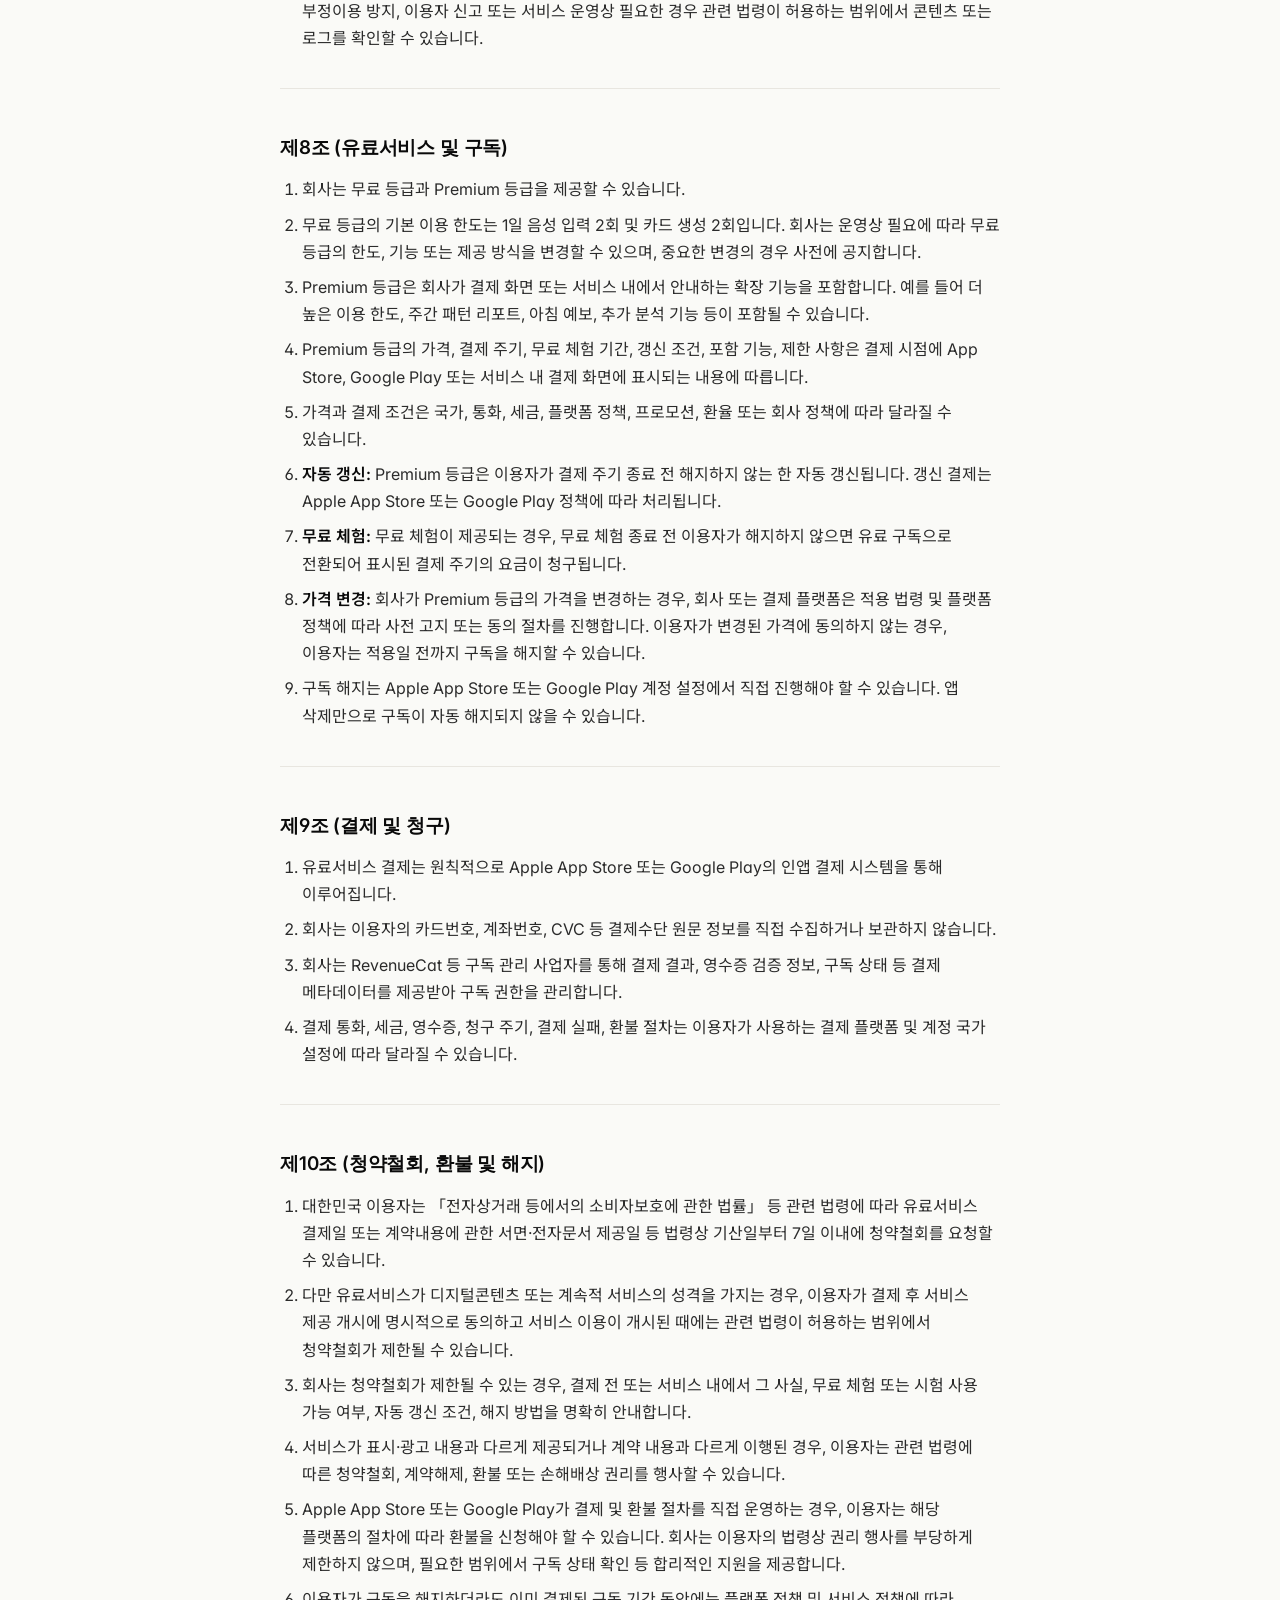
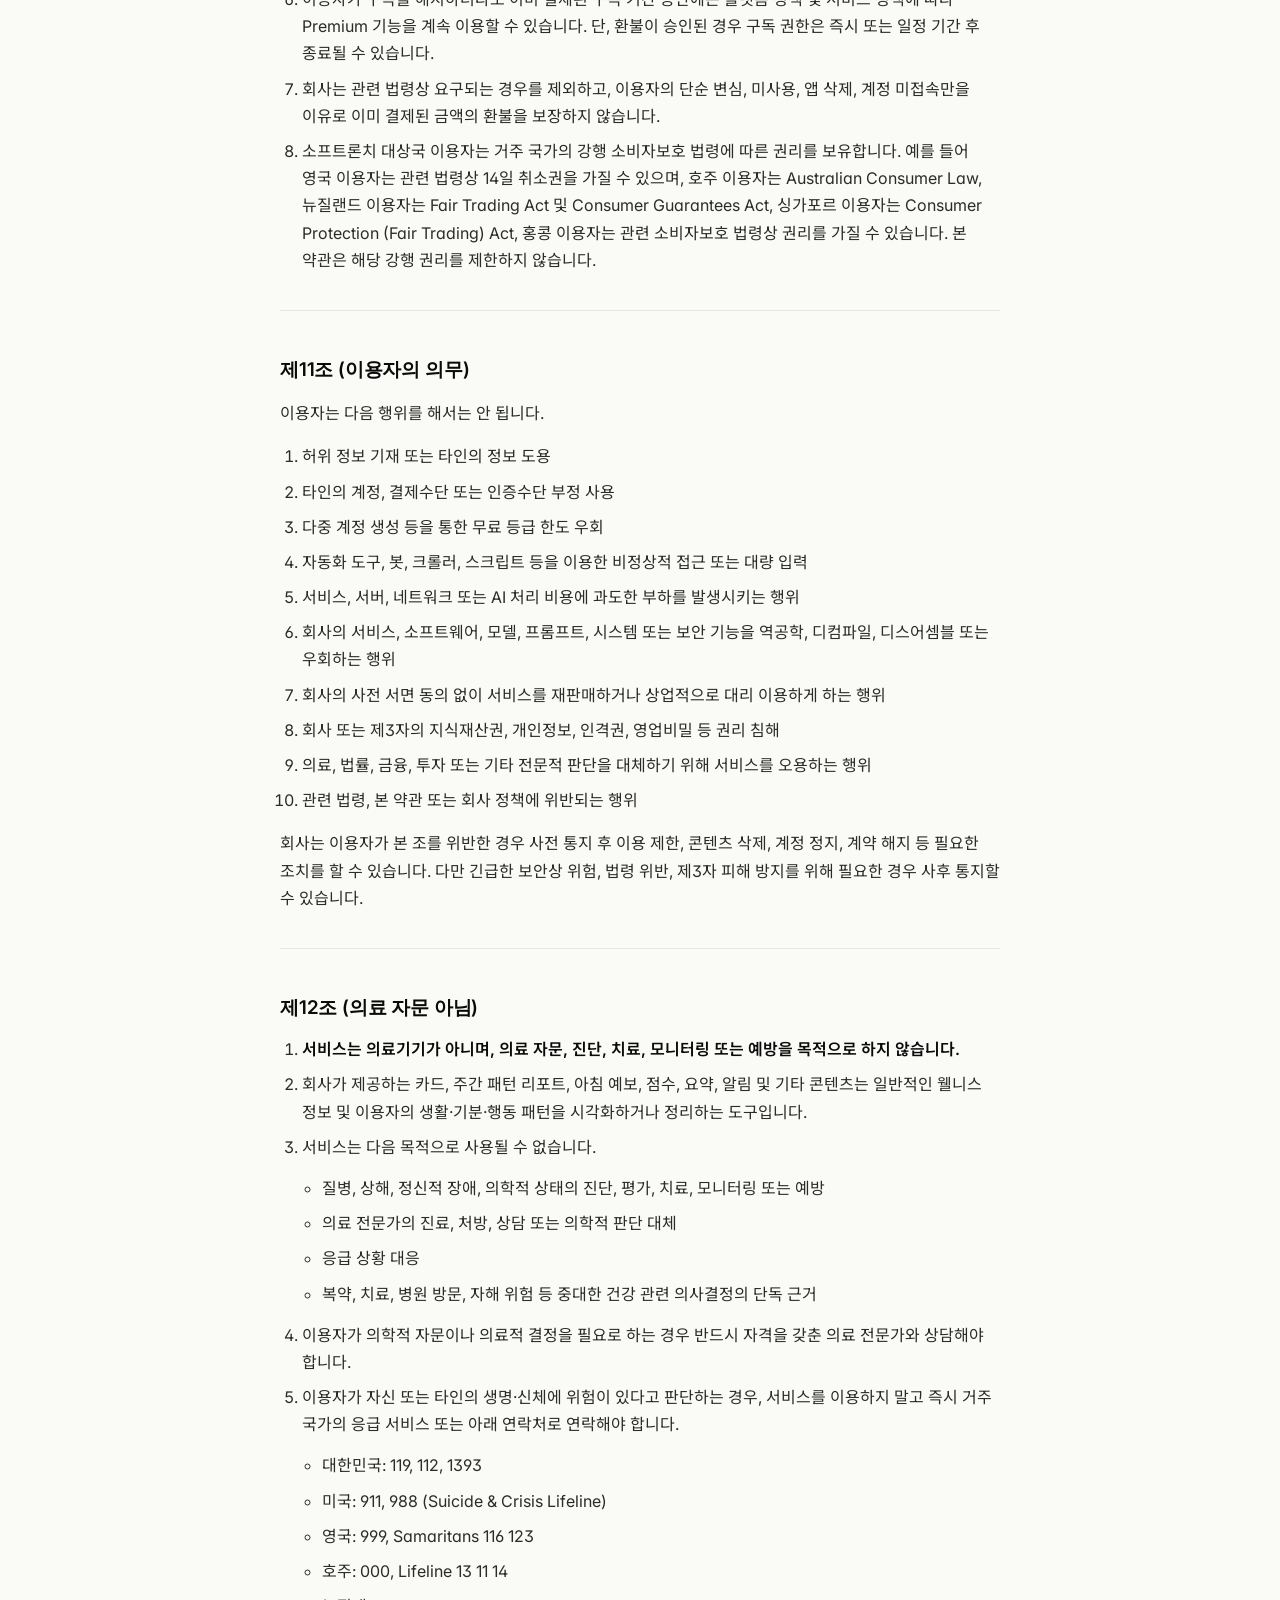
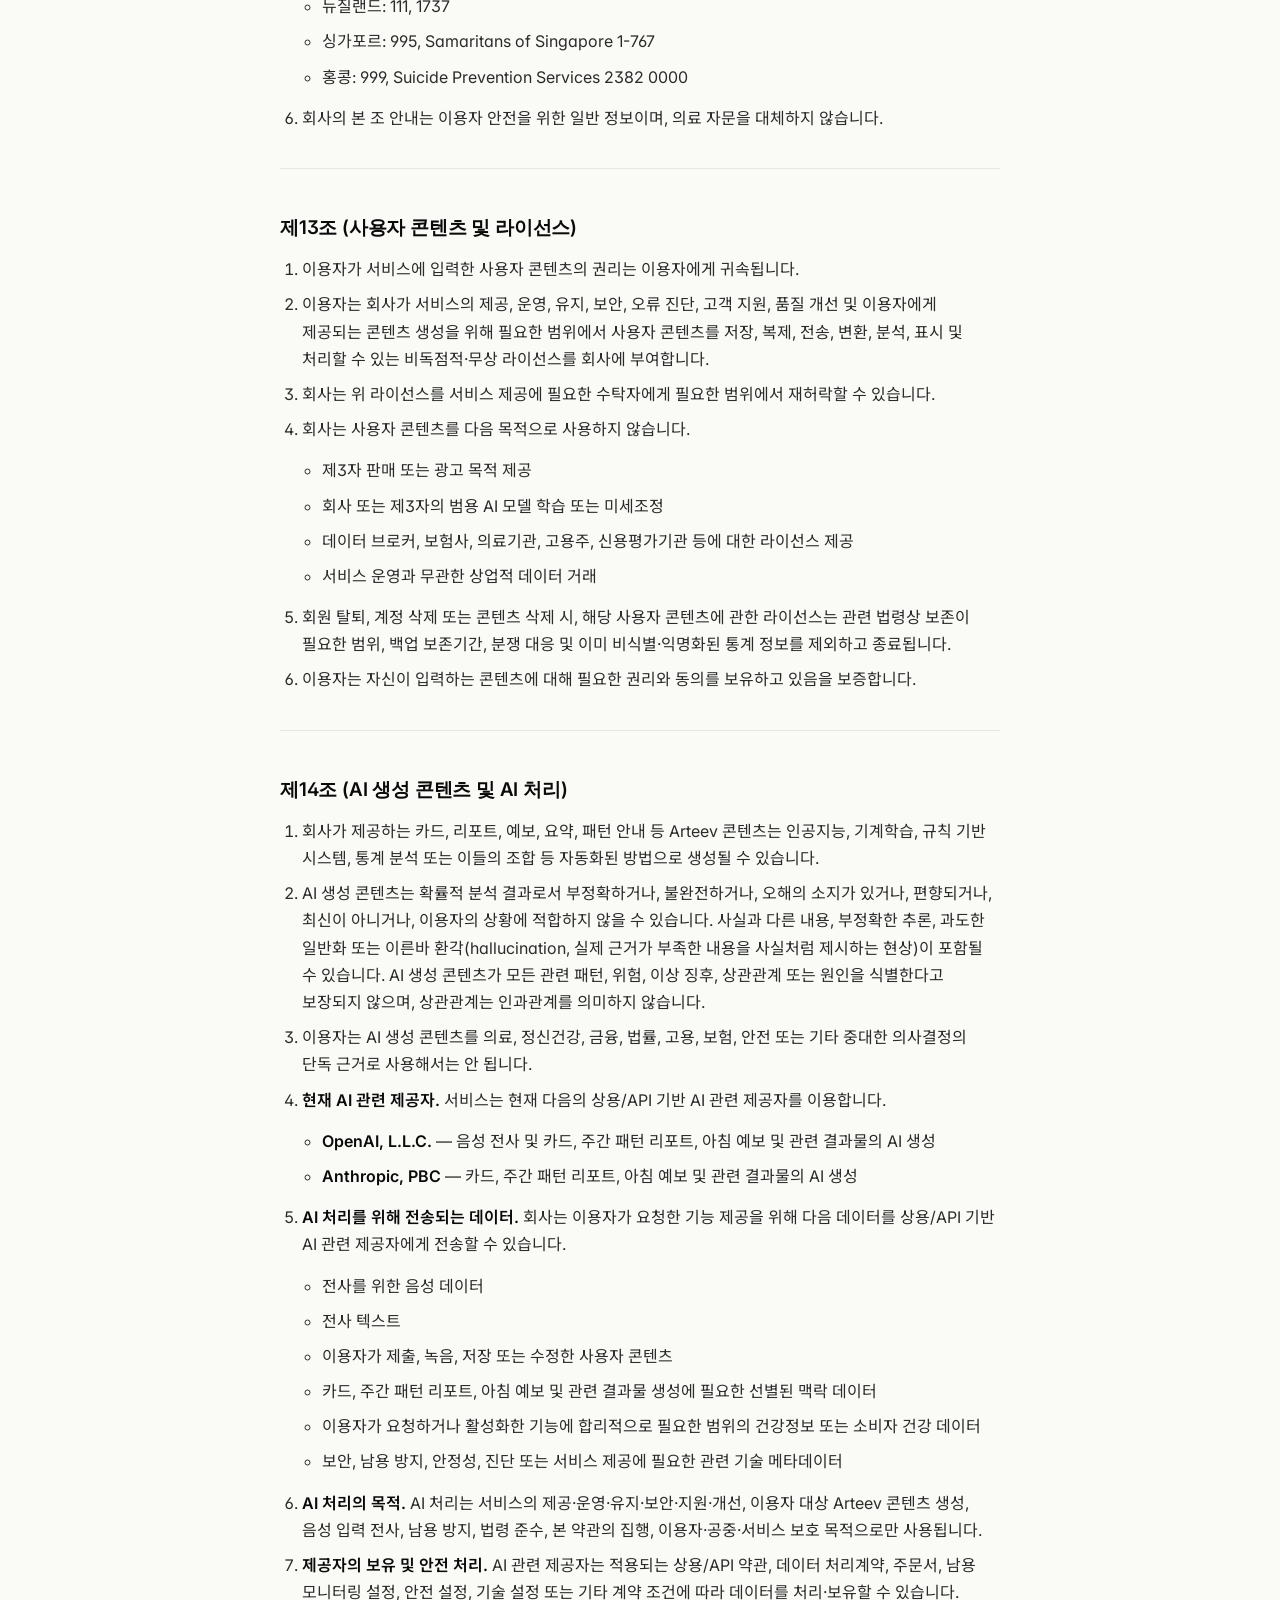
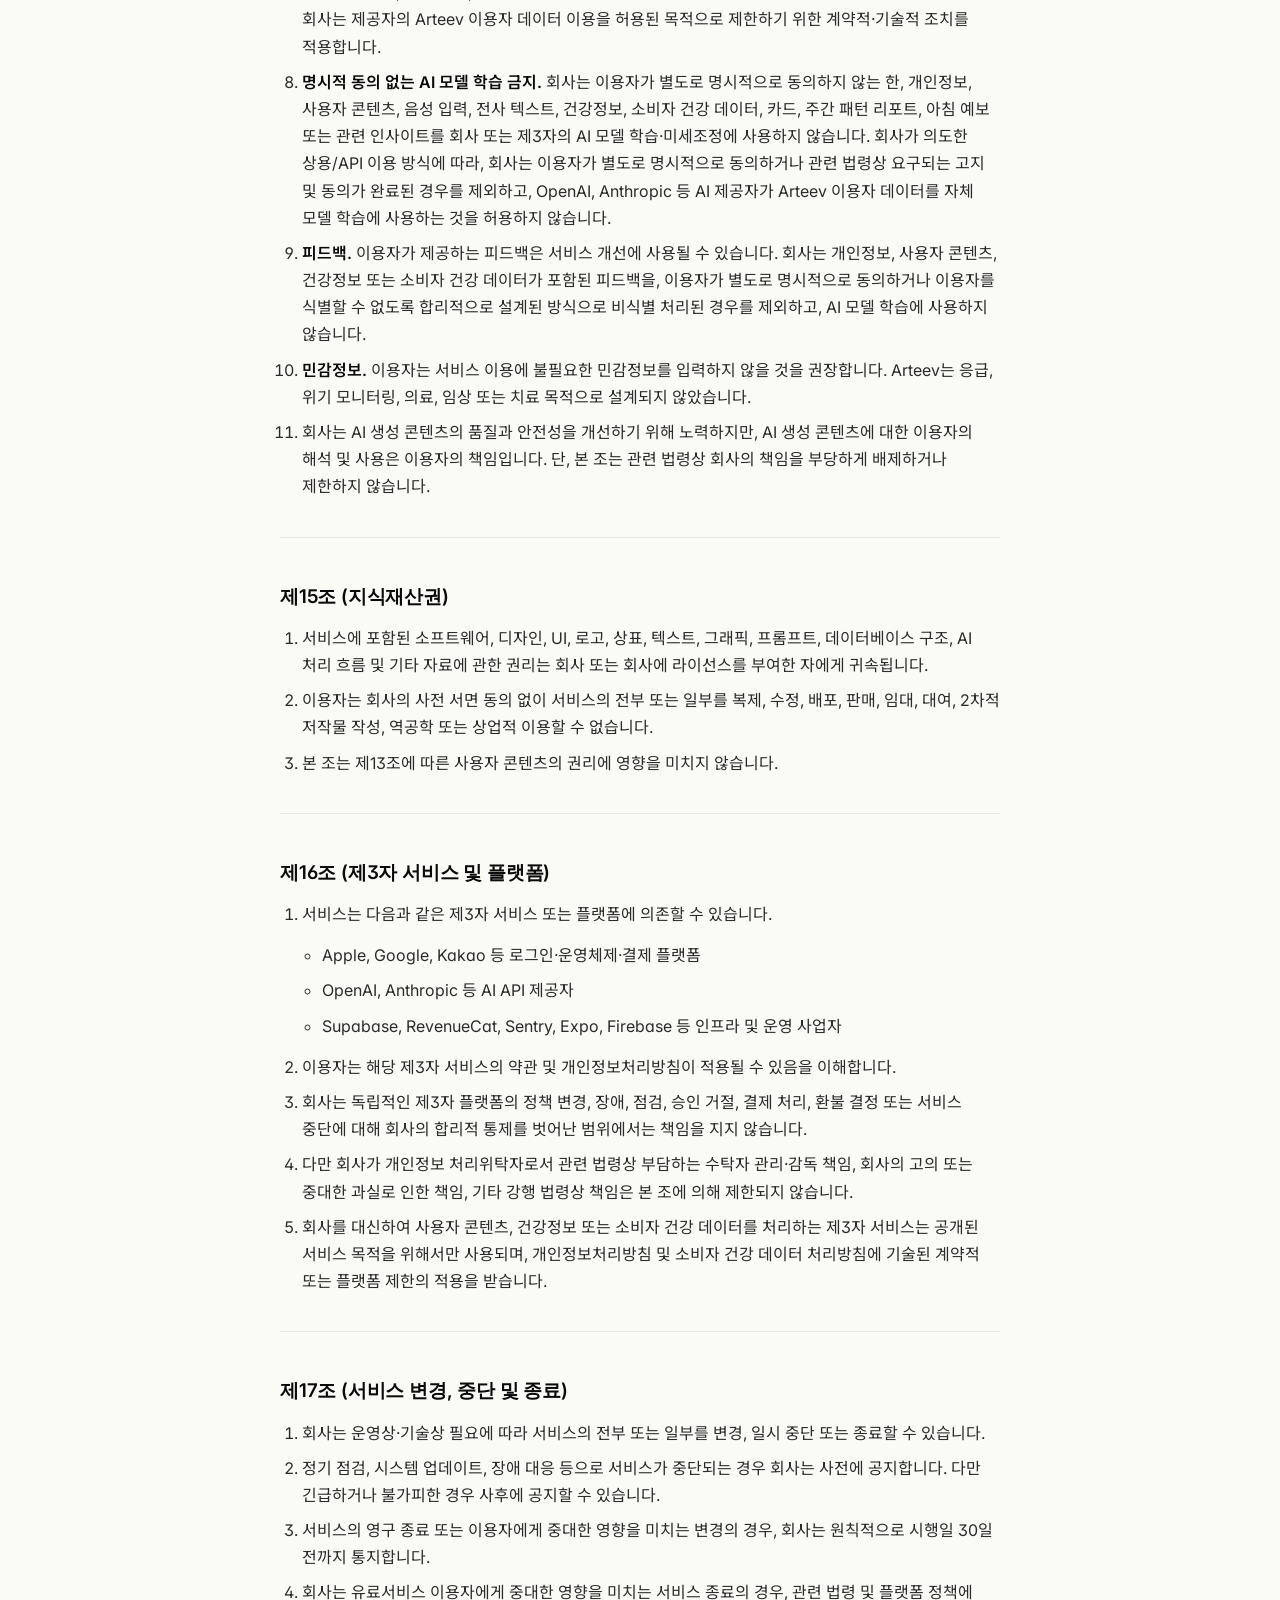
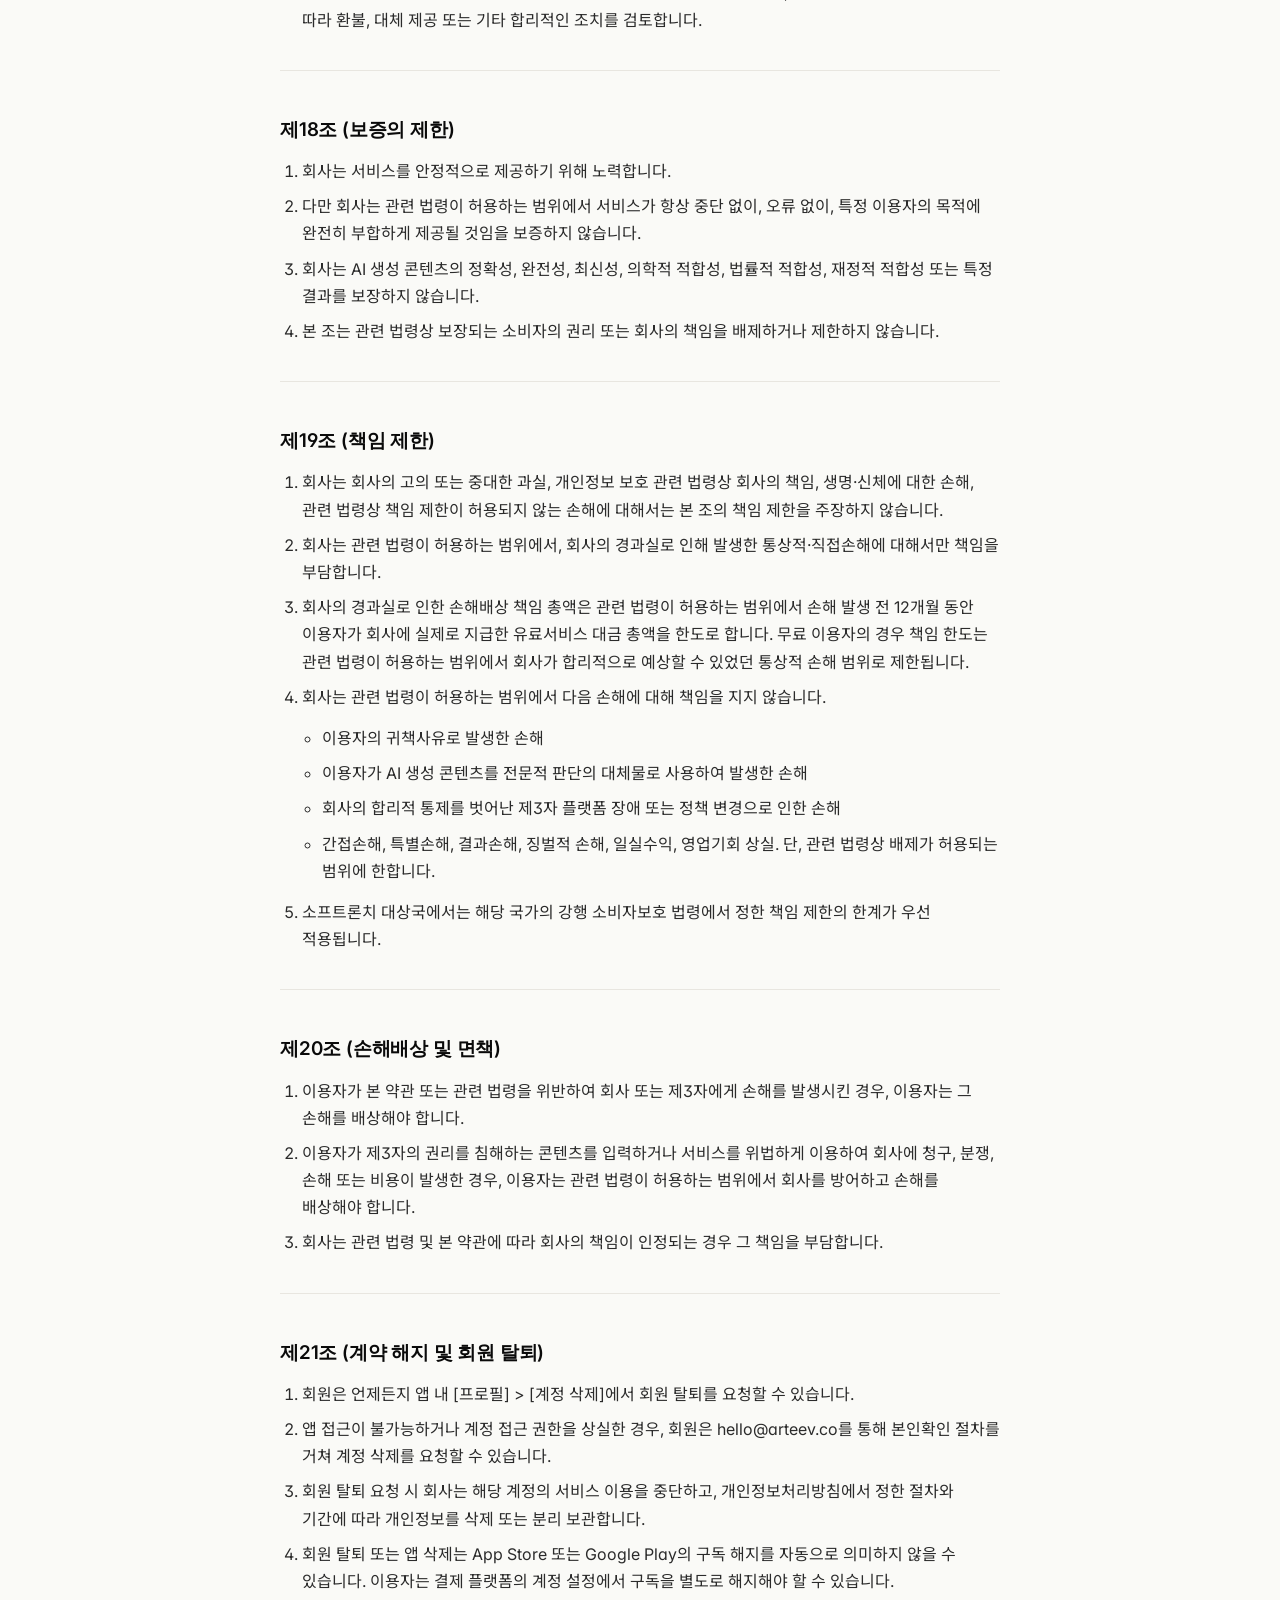
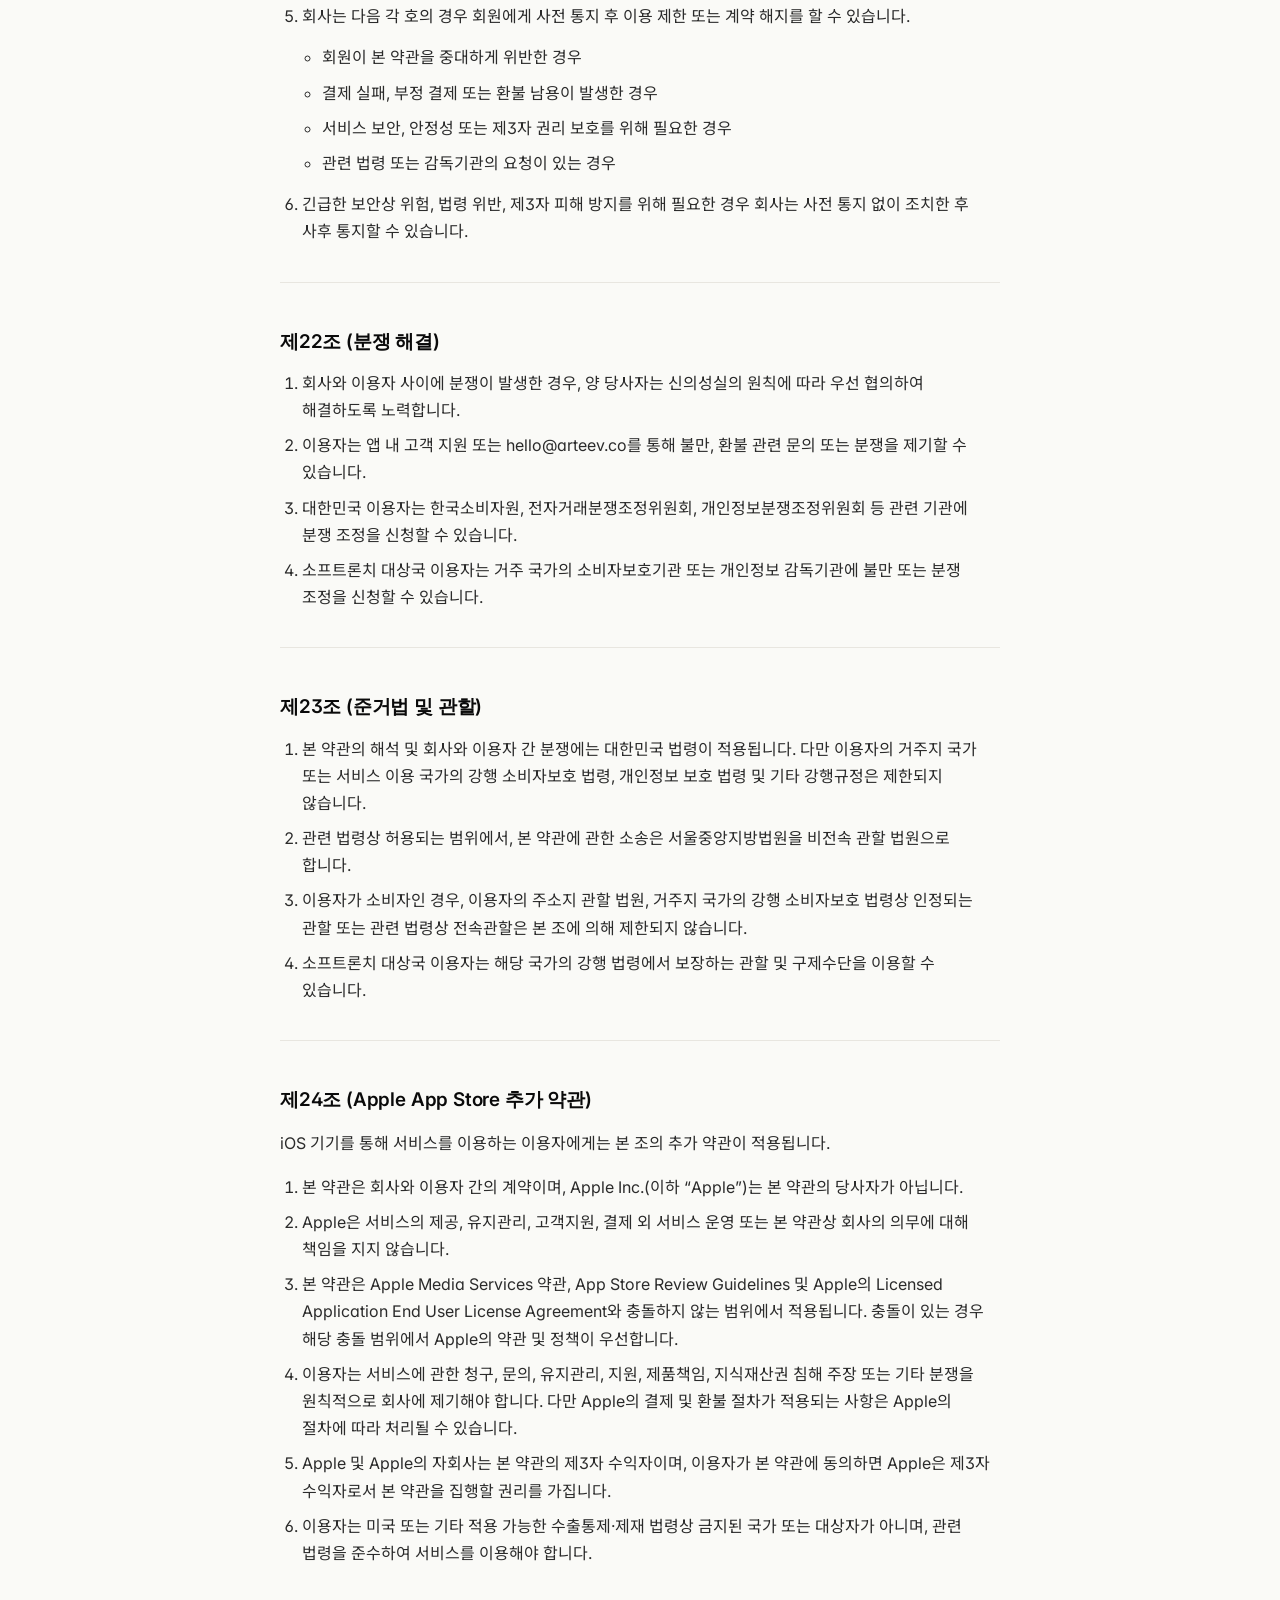
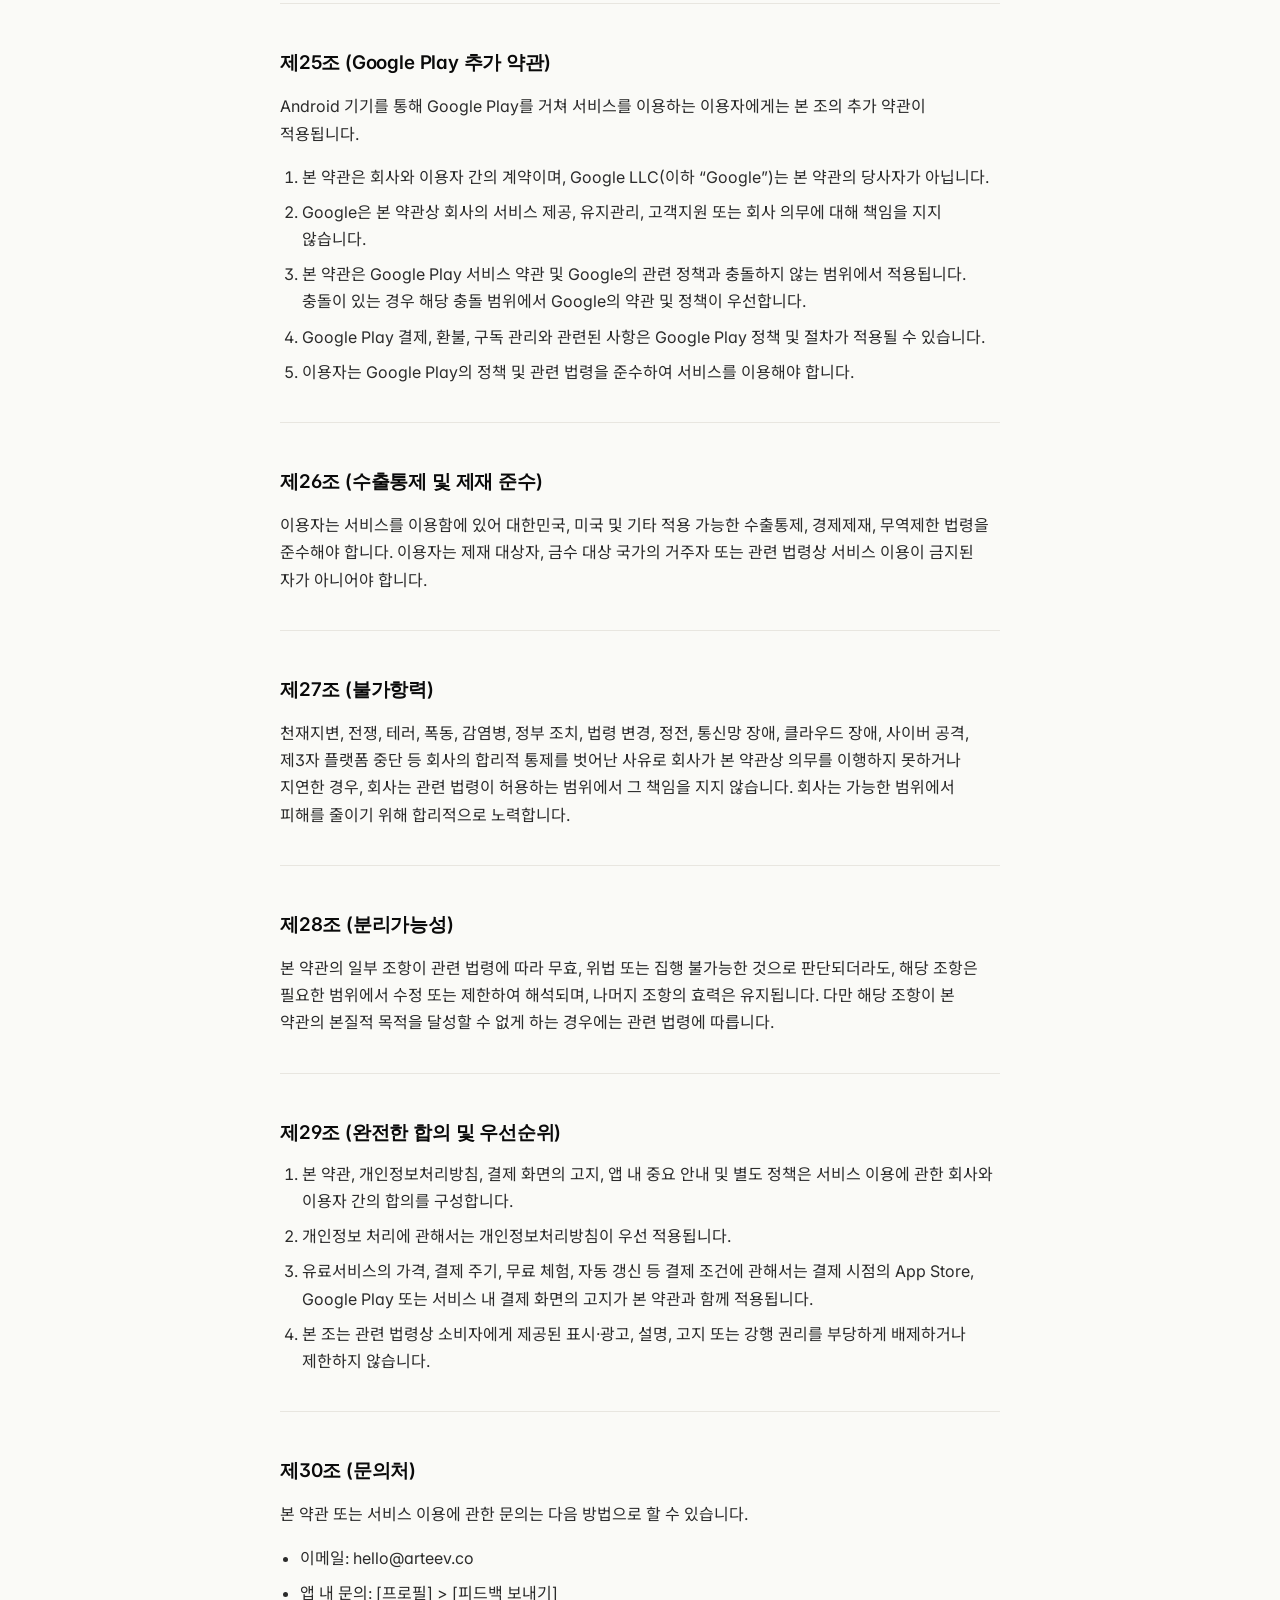
<file: terms-ko.html>
<!doctype html>
<html lang="ko">
<head>
  <meta charset="utf-8">
  <meta name="viewport" content="width=device-width, initial-scale=1">
  <title>이용약관 | Arteev Labs Inc.</title>
  <meta name="description" content="Arteev Labs Inc. 이용약관">
  <link rel="icon" type="image/png" sizes="32x32" href="assets/favicon-32.png?v=20260531d">
  <link rel="icon" type="image/png" sizes="16x16" href="assets/favicon-16.png?v=20260531d">
  <link rel="apple-touch-icon" sizes="180x180" href="assets/favicon-180.png?v=20260531d">
  <link rel="preconnect" href="https://fonts.googleapis.com">
  <link rel="preconnect" href="https://fonts.gstatic.com" crossorigin>
  <link href="https://fonts.googleapis.com/css2?family=Inter:wght@400;500;600;700&family=Instrument+Serif:ital@0;1&family=Josefin+Sans:wght@400;500;600&family=Noto+Sans+KR:wght@400;500;600;700&display=swap" rel="stylesheet">
  <link rel="stylesheet" href="styles.css?v=20260725b">
</head>
<body>
  <header class="site-header">
    <div class="container nav">
      <a class="brand" href="index.html" aria-label="Arteev Labs Inc. home">
        <img class="logo-mark" src="assets/iconA.png?v=20260531d" alt="">
        <span>Arteev Labs</span>
      </a>
      <nav class="nav-links" aria-label="Primary navigation">
        <a href="index.html#product">Product</a>
        <a href="index.html#company">Company</a>
        <a href="privacy.html">Privacy</a>
        <a href="terms.html">Terms</a>
      </nav>
    </div>
  </header>

  <main class="legal-page">
    <div class="container legal-content">
      <div class="lang-toggle" role="navigation" aria-label="Language">
        <a href="terms-ko.html" class="active" data-lang="ko">한국어</a>
        <span class="lang-sep">·</span>
        <a href="terms-en.html" data-lang="en">English</a>
      </div>

      <h1>Arteev 이용약관</h1>
      <p class="effective-date"><strong>시행일자:</strong> 2026년 6월 12일</p>

<p>본 이용약관(이하 “본 약관”)은 Arteev Labs Inc.(이하 “회사”)가 제공하는 모바일 애플리케이션 Arteev(이하 “앱”), 웹사이트 arteev.co(이하 “웹사이트”) 및 관련 서비스(이하 통칭하여 “서비스”)의 이용 조건, 회사와 이용자 간의 권리·의무 및 책임사항, 유료서비스, 환불, 분쟁 해결 등에 관한 사항을 정합니다.</p>
<p>이용자는 본 약관에 동의함으로써 본 약관의 적용을 받습니다. 이용자가 본 약관에 동의하지 않는 경우 서비스를 이용할 수 없습니다.</p>
<hr />
<h2>데이터 보호 약속</h2>
<p>Arteev는 이용자의 데이터에 관하여 다음을 약속합니다.</p>
<ol>
<li>회사는 이용자의 개인정보, 음성 데이터, 건강정보 또는 그로부터 도출된 정보를 제3자에게 판매하거나 광고 목적으로 제공하지 않습니다.</li>
<li>회사는 이용자의 데이터를 서비스 제공, 운영, 유지, 보안, 고객 지원 및 품질 개선을 위해 필요한 범위에서만 사용합니다.</li>
<li>회사는 이용자의 개인정보, 음성 데이터, 음성 전사 텍스트, 건강정보 및 이용자 콘텐츠를 회사 또는 제3자의 범용 AI 모델 학습 또는 미세조정에 사용하지 않습니다.</li>
<li>개인정보 처리에 관한 구체적인 사항은 회사의 개인정보처리방침에 따릅니다. 본 약관과 개인정보처리방침이 개인정보 처리에 관하여 충돌하는 경우, 개인정보 처리에 관해서는 개인정보처리방침이 우선 적용됩니다.</li>
</ol>
<hr />
<h2>제1조 (목적)</h2>
<p>본 약관은 회사가 제공하는 서비스의 이용 조건 및 절차, 회사와 이용자의 권리·의무, 책임사항, 기타 서비스 이용에 필요한 사항을 정하는 것을 목적으로 합니다.</p>
<hr />
<h2>제2조 (정의)</h2>
<p>본 약관에서 사용하는 용어의 뜻은 다음과 같습니다.</p>
<ol>
<li>“회사”란 Arteev Labs Inc.를 의미하며, 앱, 웹사이트 및 서비스를 운영하는 사업자를 말합니다.</li>
<li>“서비스”란 회사가 제공하는 앱, 웹사이트 및 관련 기능·콘텐츠·고객지원 서비스를 말합니다.</li>
<li>“이용자”란 본 약관에 따라 서비스를 이용하는 자를 말하며, 회원과 비회원을 모두 포함합니다.</li>
<li>“회원”이란 회사가 정한 절차에 따라 회원가입을 완료하고 지속적으로 서비스를 이용할 수 있는 자를 말합니다.</li>
<li>“콘텐츠”란 이용자가 서비스에 입력한 음성, 텍스트, 수정 내용 및 회사가 생성하여 제공하는 카드, 주간 패턴 리포트, 아침 예보, 패턴 요약 등 정보를 말합니다.</li>
<li>“사용자 콘텐츠”란 이용자가 직접 입력, 녹음, 수정, 저장 또는 업로드한 음성, 텍스트, 메모, 기타 자료를 말합니다.</li>
<li>“AI 생성 콘텐츠”란 회사가 인공지능 모델 또는 자동화된 분석 시스템을 이용하여 생성·제공하는 카드, 리포트, 예보, 요약, 패턴 안내 등을 말합니다.</li>
<li>“음성 입력”이란 이용자가 앱을 통해 녹음한 음성 및 그 전사 텍스트를 말합니다.</li>
<li>“카드”란 이용자의 입력을 바탕으로 회사가 생성하여 제공하는 즉각적 시각화 또는 요약 결과물을 말합니다.</li>
<li>“주간 패턴 리포트”란 이용자의 일정 기간 누적 데이터를 바탕으로 생성되는 웰니스 패턴 콘텐츠를 말합니다.</li>
<li>“아침 예보”란 이용자가 권한을 부여한 건강정보와 서비스 이용 데이터를 바탕으로 제공되는 일상 컨디션 또는 웰니스 패턴 안내 콘텐츠를 말합니다.</li>
<li>“건강정보”란 이용자가 Apple HealthKit, Google Health Connect 또는 기타 지원되는 소스를 통해 서비스가 접근하도록 승인한 건강, 피트니스, 수면, 활동, 심박수, 심박 변동성 또는 이와 유사한 데이터를 말합니다.</li>
<li>“소비자 건강 데이터”란 이용자와 연결되거나 합리적으로 연결될 수 있는 개인정보로서 이용자의 과거, 현재 또는 미래의 신체적·정신적 건강 상태를 식별하거나 합리적으로 추론하는 데 사용될 수 있는 정보를 말합니다. 소비자 건강 데이터에는 Apple HealthKit, Google Health Connect 또는 유사한 소스를 통해 권한이 부여된 건강정보, 이용자가 입력한 웰니스 기록, 음성 전사 텍스트, 카드, 주간 패턴 리포트, 아침 예보, 그리고 도출 또는 추론된 웰니스·루틴·수면·활동·기분·에너지·패턴 인사이트가 포함될 수 있습니다.</li>
<li>“무료 등급”이란 회사가 무상으로 제공하는 기본 서비스 등급을 말합니다.</li>
<li>“Premium 등급” 또는 “유료서비스”란 이용자가 일정 금액을 지급하고 이용하는 구독 기반 또는 기타 유료 기능을 말합니다.</li>
<li>“소프트론치 대상국”이란 회사가 정식 또는 제한적으로 서비스를 제공하는 대한민국 외 국가 중 영국, 호주, 뉴질랜드, 싱가포르, 홍콩 또는 회사가 추가로 공지하는 국가를 말합니다.</li>
</ol>
<p>본 약관에서 정의하지 않은 용어는 관련 법령 및 일반적인 상관례에 따릅니다.</p>
<hr />
<h2>제3조 (약관의 효력 및 변경)</h2>
<ol>
<li>본 약관은 회사가 앱 또는 웹사이트에 게시하고 이용자가 동의함으로써 효력이 발생합니다.</li>
<li>회사는 「약관의 규제에 관한 법률」, 「전자상거래 등에서의 소비자보호에 관한 법률」, 「개인정보 보호법」 등 관련 법령을 위반하지 않는 범위에서 본 약관을 변경할 수 있습니다.</li>
<li>회사가 본 약관을 변경하는 경우, 변경 약관의 시행일, 변경 내용 및 변경 사유를 시행일 7일 전부터 앱 또는 웹사이트에 공지합니다. 다만 이용자에게 불리하거나 중대한 변경의 경우 시행일 30일 전부터 공지하고, 회원에게 이메일, 앱 내 알림, 팝업 또는 이에 준하는 방법으로 개별 통지합니다.</li>
<li>회사가 변경 약관을 공지 또는 통지하면서 이용자가 시행일까지 거부 의사를 표시하지 않으면 동의한 것으로 본다는 뜻을 명확히 고지하였고, 이용자가 명시적으로 거부 의사를 표시하지 않은 경우, 이용자는 변경 약관에 동의한 것으로 볼 수 있습니다. 단, 관련 법령상 명시적 동의가 필요한 사항은 별도 동의를 받습니다.</li>
<li>이용자가 변경 약관에 동의하지 않는 경우, 이용자는 서비스 이용을 중단하고 회원 탈퇴를 할 수 있습니다.</li>
</ol>
<hr />
<h2>제4조 (회원가입 및 자격)</h2>
<ol>
<li>회원가입은 이용자가 본 약관 및 개인정보처리방침에 동의하고 회사가 정한 절차에 따라 계정을 생성함으로써 이루어집니다.</li>
<li>회사는 다음 각 호의 경우 회원가입을 거절하거나 사후에 회원자격을 제한 또는 상실시킬 수 있습니다.<ul>
<li>만 14세 미만인 자가 가입을 신청한 경우</li>
<li>허위 정보를 기재하거나 타인의 정보를 도용한 경우</li>
<li>부정한 목적 또는 위법한 목적으로 서비스를 이용하려는 경우</li>
<li>본 약관 또는 회사 정책에 위반되는 신청인 경우</li>
<li>기술상 또는 운영상 서비스 제공이 현저히 곤란한 경우</li>
</ul>
</li>
<li>만 14세 이상이지만 미성년자인 이용자가 유료서비스를 이용하는 경우, 관련 법령에 따라 법정대리인의 동의가 필요할 수 있습니다. 법정대리인의 동의 없이 미성년자가 결제한 경우, 관련 법령에 따라 결제 취소 또는 환불이 제한되거나 인정될 수 있습니다.</li>
<li>소프트론치 대상국 이용자의 경우 해당 국가의 최소 이용 연령, 디지털 동의 가능 연령, 미성년자 보호 규정이 적용될 수 있습니다.</li>
</ol>
<hr />
<h2>제5조 (계정 관리)</h2>
<ol>
<li>회사는 Apple, Google, Kakao 등 제3자 계정을 이용한 소셜 로그인 또는 회사가 제공하는 인증 방식을 통해 회원가입 및 로그인을 제공할 수 있습니다.</li>
<li>회원은 자신의 계정 접근 권한, 인증수단, 기기 및 로그인 정보를 안전하게 관리할 책임이 있습니다.</li>
<li>회원은 자신의 계정을 제3자에게 양도, 대여, 공유하거나 담보로 제공할 수 없습니다.</li>
<li>회원은 계정 정보 유출, 무단 사용 또는 보안 침해를 인지한 경우 즉시 회사에 알려야 합니다.</li>
<li>회원의 고의 또는 과실로 계정이 무단 사용되어 발생한 손해에 대하여 회사는 관련 법령상 책임이 없는 범위에서 책임을 지지 않습니다.</li>
<li>회사는 보안, 부정이용 방지 또는 서비스 보호를 위해 필요한 경우 로그인을 제한하거나 추가 인증을 요청할 수 있습니다.</li>
</ol>
<hr />
<h2>제6조 (서비스의 내용)</h2>
<p>회사가 제공하는 서비스는 다음과 같습니다.</p>
<ol>
<li>음성 입력 및 전사 기능</li>
<li>이용자 입력 기반 카드 생성 및 저장 기능</li>
<li>주간 패턴 리포트 생성 및 제공 기능</li>
<li>아침 예보 또는 웰니스 패턴 안내 기능</li>
<li>이용자가 명시적으로 권한을 부여한 Apple HealthKit 또는 Google Health Connect 데이터 연동 기능</li>
<li>푸시 알림 기능</li>
<li>구독 기반 Premium 기능</li>
<li>그 밖에 회사가 추가로 제공하는 기능</li>
</ol>
<p>회사는 서비스의 구체적인 기능, 명칭, 화면, 제공 방식 또는 이용 조건을 운영상·기술상 필요에 따라 변경할 수 있습니다. 이용자에게 중대한 영향을 미치는 변경의 경우 회사는 사전에 공지합니다.</p>
<hr />
<h2>제7조 (음성 입력 및 콘텐츠 사용 규정)</h2>
<ol>
<li>이용자는 원칙적으로 본인의 목소리와 본인에 관한 정보만 서비스에 입력해야 합니다.</li>
<li>이용자는 제3자의 동의 없이 제3자의 음성, 개인정보, 사생활 정보, 건강정보 또는 민감한 정보를 서비스에 입력해서는 안 됩니다.</li>
<li>이용자는 다음 각 호의 콘텐츠를 입력하거나 전송해서는 안 됩니다.<ul>
<li>타인의 명예, 사생활, 개인정보, 지식재산권 또는 기타 권리를 침해하는 내용</li>
<li>음란, 폭력, 협박, 차별, 혐오, 괴롭힘 등 공서양속에 반하는 내용</li>
<li>범죄 행위를 구성하거나 조장하는 내용</li>
<li>회사 시스템을 교란하거나 보안 취약점을 악용하려는 내용</li>
<li>허위 정보, 악성코드, 스팸, 자동화된 대량 입력</li>
<li>관련 법령 또는 본 약관에 위반되는 내용</li>
</ul>
</li>
<li>회사는 본 조를 위반한 콘텐츠에 대해 처리 거절, 삭제, 접근 제한, 계정 제한 등 필요한 조치를 할 수 있습니다.</li>
<li>회사는 이용자 콘텐츠를 일반적으로 사전 모니터링할 의무를 부담하지 않습니다. 다만 법령상 의무, 보안, 부정이용 방지, 이용자 신고 또는 서비스 운영상 필요한 경우 관련 법령이 허용하는 범위에서 콘텐츠 또는 로그를 확인할 수 있습니다.</li>
</ol>
<hr />
<h2>제8조 (유료서비스 및 구독)</h2>
<ol>
<li>회사는 무료 등급과 Premium 등급을 제공할 수 있습니다.</li>
<li>무료 등급의 기본 이용 한도는 1일 음성 입력 2회 및 카드 생성 2회입니다. 회사는 운영상 필요에 따라 무료 등급의 한도, 기능 또는 제공 방식을 변경할 수 있으며, 중요한 변경의 경우 사전에 공지합니다.</li>
<li>Premium 등급은 회사가 결제 화면 또는 서비스 내에서 안내하는 확장 기능을 포함합니다. 예를 들어 더 높은 이용 한도, 주간 패턴 리포트, 아침 예보, 추가 분석 기능 등이 포함될 수 있습니다.</li>
<li>Premium 등급의 가격, 결제 주기, 무료 체험 기간, 갱신 조건, 포함 기능, 제한 사항은 결제 시점에 App Store, Google Play 또는 서비스 내 결제 화면에 표시되는 내용에 따릅니다.</li>
<li>가격과 결제 조건은 국가, 통화, 세금, 플랫폼 정책, 프로모션, 환율 또는 회사 정책에 따라 달라질 수 있습니다.</li>
<li><strong>자동 갱신:</strong> Premium 등급은 이용자가 결제 주기 종료 전 해지하지 않는 한 자동 갱신됩니다. 갱신 결제는 Apple App Store 또는 Google Play 정책에 따라 처리됩니다.</li>
<li><strong>무료 체험:</strong> 무료 체험이 제공되는 경우, 무료 체험 종료 전 이용자가 해지하지 않으면 유료 구독으로 전환되어 표시된 결제 주기의 요금이 청구됩니다.</li>
<li><strong>가격 변경:</strong> 회사가 Premium 등급의 가격을 변경하는 경우, 회사 또는 결제 플랫폼은 적용 법령 및 플랫폼 정책에 따라 사전 고지 또는 동의 절차를 진행합니다. 이용자가 변경된 가격에 동의하지 않는 경우, 이용자는 적용일 전까지 구독을 해지할 수 있습니다.</li>
<li>구독 해지는 Apple App Store 또는 Google Play 계정 설정에서 직접 진행해야 할 수 있습니다. 앱 삭제만으로 구독이 자동 해지되지 않을 수 있습니다.</li>
</ol>
<hr />
<h2>제9조 (결제 및 청구)</h2>
<ol>
<li>유료서비스 결제는 원칙적으로 Apple App Store 또는 Google Play의 인앱 결제 시스템을 통해 이루어집니다.</li>
<li>회사는 이용자의 카드번호, 계좌번호, CVC 등 결제수단 원문 정보를 직접 수집하거나 보관하지 않습니다.</li>
<li>회사는 RevenueCat 등 구독 관리 사업자를 통해 결제 결과, 영수증 검증 정보, 구독 상태 등 결제 메타데이터를 제공받아 구독 권한을 관리합니다.</li>
<li>결제 통화, 세금, 영수증, 청구 주기, 결제 실패, 환불 절차는 이용자가 사용하는 결제 플랫폼 및 계정 국가 설정에 따라 달라질 수 있습니다.</li>
</ol>
<hr />
<h2>제10조 (청약철회, 환불 및 해지)</h2>
<ol>
<li>대한민국 이용자는 「전자상거래 등에서의 소비자보호에 관한 법률」 등 관련 법령에 따라 유료서비스 결제일 또는 계약내용에 관한 서면·전자문서 제공일 등 법령상 기산일부터 7일 이내에 청약철회를 요청할 수 있습니다.</li>
<li>다만 유료서비스가 디지털콘텐츠 또는 계속적 서비스의 성격을 가지는 경우, 이용자가 결제 후 서비스 제공 개시에 명시적으로 동의하고 서비스 이용이 개시된 때에는 관련 법령이 허용하는 범위에서 청약철회가 제한될 수 있습니다.</li>
<li>회사는 청약철회가 제한될 수 있는 경우, 결제 전 또는 서비스 내에서 그 사실, 무료 체험 또는 시험 사용 가능 여부, 자동 갱신 조건, 해지 방법을 명확히 안내합니다.</li>
<li>서비스가 표시·광고 내용과 다르게 제공되거나 계약 내용과 다르게 이행된 경우, 이용자는 관련 법령에 따른 청약철회, 계약해제, 환불 또는 손해배상 권리를 행사할 수 있습니다.</li>
<li>Apple App Store 또는 Google Play가 결제 및 환불 절차를 직접 운영하는 경우, 이용자는 해당 플랫폼의 절차에 따라 환불을 신청해야 할 수 있습니다. 회사는 이용자의 법령상 권리 행사를 부당하게 제한하지 않으며, 필요한 범위에서 구독 상태 확인 등 합리적인 지원을 제공합니다.</li>
<li>이용자가 구독을 해지하더라도 이미 결제된 구독 기간 동안에는 플랫폼 정책 및 서비스 정책에 따라 Premium 기능을 계속 이용할 수 있습니다. 단, 환불이 승인된 경우 구독 권한은 즉시 또는 일정 기간 후 종료될 수 있습니다.</li>
<li>회사는 관련 법령상 요구되는 경우를 제외하고, 이용자의 단순 변심, 미사용, 앱 삭제, 계정 미접속만을 이유로 이미 결제된 금액의 환불을 보장하지 않습니다.</li>
<li>소프트론치 대상국 이용자는 거주 국가의 강행 소비자보호 법령에 따른 권리를 보유합니다. 예를 들어 영국 이용자는 관련 법령상 14일 취소권을 가질 수 있으며, 호주 이용자는 Australian Consumer Law, 뉴질랜드 이용자는 Fair Trading Act 및 Consumer Guarantees Act, 싱가포르 이용자는 Consumer Protection (Fair Trading) Act, 홍콩 이용자는 관련 소비자보호 법령상 권리를 가질 수 있습니다. 본 약관은 해당 강행 권리를 제한하지 않습니다.</li>
</ol>
<hr />
<h2>제11조 (이용자의 의무)</h2>
<p>이용자는 다음 행위를 해서는 안 됩니다.</p>
<ol>
<li>허위 정보 기재 또는 타인의 정보 도용</li>
<li>타인의 계정, 결제수단 또는 인증수단 부정 사용</li>
<li>다중 계정 생성 등을 통한 무료 등급 한도 우회</li>
<li>자동화 도구, 봇, 크롤러, 스크립트 등을 이용한 비정상적 접근 또는 대량 입력</li>
<li>서비스, 서버, 네트워크 또는 AI 처리 비용에 과도한 부하를 발생시키는 행위</li>
<li>회사의 서비스, 소프트웨어, 모델, 프롬프트, 시스템 또는 보안 기능을 역공학, 디컴파일, 디스어셈블 또는 우회하는 행위</li>
<li>회사의 사전 서면 동의 없이 서비스를 재판매하거나 상업적으로 대리 이용하게 하는 행위</li>
<li>회사 또는 제3자의 지식재산권, 개인정보, 인격권, 영업비밀 등 권리 침해</li>
<li>의료, 법률, 금융, 투자 또는 기타 전문적 판단을 대체하기 위해 서비스를 오용하는 행위</li>
<li>관련 법령, 본 약관 또는 회사 정책에 위반되는 행위</li>
</ol>
<p>회사는 이용자가 본 조를 위반한 경우 사전 통지 후 이용 제한, 콘텐츠 삭제, 계정 정지, 계약 해지 등 필요한 조치를 할 수 있습니다. 다만 긴급한 보안상 위험, 법령 위반, 제3자 피해 방지를 위해 필요한 경우 사후 통지할 수 있습니다.</p>
<hr />
<h2>제12조 (의료 자문 아님)</h2>
<ol>
<li><strong>서비스는 의료기기가 아니며, 의료 자문, 진단, 치료, 모니터링 또는 예방을 목적으로 하지 않습니다.</strong></li>
<li>회사가 제공하는 카드, 주간 패턴 리포트, 아침 예보, 점수, 요약, 알림 및 기타 콘텐츠는 일반적인 웰니스 정보 및 이용자의 생활·기분·행동 패턴을 시각화하거나 정리하는 도구입니다.</li>
<li>서비스는 다음 목적으로 사용될 수 없습니다.<ul>
<li>질병, 상해, 정신적 장애, 의학적 상태의 진단, 평가, 치료, 모니터링 또는 예방</li>
<li>의료 전문가의 진료, 처방, 상담 또는 의학적 판단 대체</li>
<li>응급 상황 대응</li>
<li>복약, 치료, 병원 방문, 자해 위험 등 중대한 건강 관련 의사결정의 단독 근거</li>
</ul>
</li>
<li>이용자가 의학적 자문이나 의료적 결정을 필요로 하는 경우 반드시 자격을 갖춘 의료 전문가와 상담해야 합니다.</li>
<li>이용자가 자신 또는 타인의 생명·신체에 위험이 있다고 판단하는 경우, 서비스를 이용하지 말고 즉시 거주 국가의 응급 서비스 또는 아래 연락처로 연락해야 합니다.<ul>
<li>대한민국: 119, 112, 1393</li>
<li>미국: 911, 988 (Suicide &amp; Crisis Lifeline)</li>
<li>영국: 999, Samaritans 116 123</li>
<li>호주: 000, Lifeline 13 11 14</li>
<li>뉴질랜드: 111, 1737</li>
<li>싱가포르: 995, Samaritans of Singapore 1-767</li>
<li>홍콩: 999, Suicide Prevention Services 2382 0000</li>
</ul>
</li>
<li>회사의 본 조 안내는 이용자 안전을 위한 일반 정보이며, 의료 자문을 대체하지 않습니다.</li>
</ol>
<hr />
<h2>제13조 (사용자 콘텐츠 및 라이선스)</h2>
<ol>
<li>이용자가 서비스에 입력한 사용자 콘텐츠의 권리는 이용자에게 귀속됩니다.</li>
<li>이용자는 회사가 서비스의 제공, 운영, 유지, 보안, 오류 진단, 고객 지원, 품질 개선 및 이용자에게 제공되는 콘텐츠 생성을 위해 필요한 범위에서 사용자 콘텐츠를 저장, 복제, 전송, 변환, 분석, 표시 및 처리할 수 있는 비독점적·무상 라이선스를 회사에 부여합니다.</li>
<li>회사는 위 라이선스를 서비스 제공에 필요한 수탁자에게 필요한 범위에서 재허락할 수 있습니다.</li>
<li>회사는 사용자 콘텐츠를 다음 목적으로 사용하지 않습니다.<ul>
<li>제3자 판매 또는 광고 목적 제공</li>
<li>회사 또는 제3자의 범용 AI 모델 학습 또는 미세조정</li>
<li>데이터 브로커, 보험사, 의료기관, 고용주, 신용평가기관 등에 대한 라이선스 제공</li>
<li>서비스 운영과 무관한 상업적 데이터 거래</li>
</ul>
</li>
<li>회원 탈퇴, 계정 삭제 또는 콘텐츠 삭제 시, 해당 사용자 콘텐츠에 관한 라이선스는 관련 법령상 보존이 필요한 범위, 백업 보존기간, 분쟁 대응 및 이미 비식별·익명화된 통계 정보를 제외하고 종료됩니다.</li>
<li>이용자는 자신이 입력하는 콘텐츠에 대해 필요한 권리와 동의를 보유하고 있음을 보증합니다.</li>
</ol>
<hr />
<h2>제14조 (AI 생성 콘텐츠 및 AI 처리)</h2>
<ol>
<li>회사가 제공하는 카드, 리포트, 예보, 요약, 패턴 안내 등 Arteev 콘텐츠는 인공지능, 기계학습, 규칙 기반 시스템, 통계 분석 또는 이들의 조합 등 자동화된 방법으로 생성될 수 있습니다.</li>
<li>AI 생성 콘텐츠는 확률적 분석 결과로서 부정확하거나, 불완전하거나, 오해의 소지가 있거나, 편향되거나, 최신이 아니거나, 이용자의 상황에 적합하지 않을 수 있습니다. 사실과 다른 내용, 부정확한 추론, 과도한 일반화 또는 이른바 환각(hallucination, 실제 근거가 부족한 내용을 사실처럼 제시하는 현상)이 포함될 수 있습니다. AI 생성 콘텐츠가 모든 관련 패턴, 위험, 이상 징후, 상관관계 또는 원인을 식별한다고 보장되지 않으며, 상관관계는 인과관계를 의미하지 않습니다.</li>
<li>이용자는 AI 생성 콘텐츠를 의료, 정신건강, 금융, 법률, 고용, 보험, 안전 또는 기타 중대한 의사결정의 단독 근거로 사용해서는 안 됩니다.</li>
<li><strong>현재 AI 관련 제공자.</strong> 서비스는 현재 다음의 상용/API 기반 AI 관련 제공자를 이용합니다.<ul>
<li><strong>OpenAI, L.L.C.</strong> — 음성 전사 및 카드, 주간 패턴 리포트, 아침 예보 및 관련 결과물의 AI 생성</li>
<li><strong>Anthropic, PBC</strong> — 카드, 주간 패턴 리포트, 아침 예보 및 관련 결과물의 AI 생성</li>
</ul>
</li>
<li><strong>AI 처리를 위해 전송되는 데이터.</strong> 회사는 이용자가 요청한 기능 제공을 위해 다음 데이터를 상용/API 기반 AI 관련 제공자에게 전송할 수 있습니다.<ul>
<li>전사를 위한 음성 데이터</li>
<li>전사 텍스트</li>
<li>이용자가 제출, 녹음, 저장 또는 수정한 사용자 콘텐츠</li>
<li>카드, 주간 패턴 리포트, 아침 예보 및 관련 결과물 생성에 필요한 선별된 맥락 데이터</li>
<li>이용자가 요청하거나 활성화한 기능에 합리적으로 필요한 범위의 건강정보 또는 소비자 건강 데이터</li>
<li>보안, 남용 방지, 안정성, 진단 또는 서비스 제공에 필요한 관련 기술 메타데이터</li>
</ul>
</li>
<li><strong>AI 처리의 목적.</strong> AI 처리는 서비스의 제공·운영·유지·보안·지원·개선, 이용자 대상 Arteev 콘텐츠 생성, 음성 입력 전사, 남용 방지, 법령 준수, 본 약관의 집행, 이용자·공중·서비스 보호 목적으로만 사용됩니다.</li>
<li><strong>제공자의 보유 및 안전 처리.</strong> AI 관련 제공자는 적용되는 상용/API 약관, 데이터 처리계약, 주문서, 남용 모니터링 설정, 안전 설정, 기술 설정 또는 기타 계약 조건에 따라 데이터를 처리·보유할 수 있습니다. 회사는 제공자의 Arteev 이용자 데이터 이용을 허용된 목적으로 제한하기 위한 계약적·기술적 조치를 적용합니다.</li>
<li><strong>명시적 동의 없는 AI 모델 학습 금지.</strong> 회사는 이용자가 별도로 명시적으로 동의하지 않는 한, 개인정보, 사용자 콘텐츠, 음성 입력, 전사 텍스트, 건강정보, 소비자 건강 데이터, 카드, 주간 패턴 리포트, 아침 예보 또는 관련 인사이트를 회사 또는 제3자의 AI 모델 학습·미세조정에 사용하지 않습니다. 회사가 의도한 상용/API 이용 방식에 따라, 회사는 이용자가 별도로 명시적으로 동의하거나 관련 법령상 요구되는 고지 및 동의가 완료된 경우를 제외하고, OpenAI, Anthropic 등 AI 제공자가 Arteev 이용자 데이터를 자체 모델 학습에 사용하는 것을 허용하지 않습니다.</li>
<li><strong>피드백.</strong> 이용자가 제공하는 피드백은 서비스 개선에 사용될 수 있습니다. 회사는 개인정보, 사용자 콘텐츠, 건강정보 또는 소비자 건강 데이터가 포함된 피드백을, 이용자가 별도로 명시적으로 동의하거나 이용자를 식별할 수 없도록 합리적으로 설계된 방식으로 비식별 처리된 경우를 제외하고, AI 모델 학습에 사용하지 않습니다.</li>
<li><strong>민감정보.</strong> 이용자는 서비스 이용에 불필요한 민감정보를 입력하지 않을 것을 권장합니다. Arteev는 응급, 위기 모니터링, 의료, 임상 또는 치료 목적으로 설계되지 않았습니다.</li>
<li>회사는 AI 생성 콘텐츠의 품질과 안전성을 개선하기 위해 노력하지만, AI 생성 콘텐츠에 대한 이용자의 해석 및 사용은 이용자의 책임입니다. 단, 본 조는 관련 법령상 회사의 책임을 부당하게 배제하거나 제한하지 않습니다.</li>
</ol>
<hr />
<h2>제15조 (지식재산권)</h2>
<ol>
<li>서비스에 포함된 소프트웨어, 디자인, UI, 로고, 상표, 텍스트, 그래픽, 프롬프트, 데이터베이스 구조, AI 처리 흐름 및 기타 자료에 관한 권리는 회사 또는 회사에 라이선스를 부여한 자에게 귀속됩니다.</li>
<li>이용자는 회사의 사전 서면 동의 없이 서비스의 전부 또는 일부를 복제, 수정, 배포, 판매, 임대, 대여, 2차적 저작물 작성, 역공학 또는 상업적 이용할 수 없습니다.</li>
<li>본 조는 제13조에 따른 사용자 콘텐츠의 권리에 영향을 미치지 않습니다.</li>
</ol>
<hr />
<h2>제16조 (제3자 서비스 및 플랫폼)</h2>
<ol>
<li>서비스는 다음과 같은 제3자 서비스 또는 플랫폼에 의존할 수 있습니다.<ul>
<li>Apple, Google, Kakao 등 로그인·운영체제·결제 플랫폼</li>
<li>OpenAI, Anthropic 등 AI API 제공자</li>
<li>Supabase, RevenueCat, Sentry, Expo, Firebase 등 인프라 및 운영 사업자</li>
</ul>
</li>
<li>이용자는 해당 제3자 서비스의 약관 및 개인정보처리방침이 적용될 수 있음을 이해합니다.</li>
<li>회사는 독립적인 제3자 플랫폼의 정책 변경, 장애, 점검, 승인 거절, 결제 처리, 환불 결정 또는 서비스 중단에 대해 회사의 합리적 통제를 벗어난 범위에서는 책임을 지지 않습니다.</li>
<li>다만 회사가 개인정보 처리위탁자로서 관련 법령상 부담하는 수탁자 관리·감독 책임, 회사의 고의 또는 중대한 과실로 인한 책임, 기타 강행 법령상 책임은 본 조에 의해 제한되지 않습니다.</li>
<li>회사를 대신하여 사용자 콘텐츠, 건강정보 또는 소비자 건강 데이터를 처리하는 제3자 서비스는 공개된 서비스 목적을 위해서만 사용되며, 개인정보처리방침 및 소비자 건강 데이터 처리방침에 기술된 계약적 또는 플랫폼 제한의 적용을 받습니다.</li>
</ol>
<hr />
<h2>제17조 (서비스 변경, 중단 및 종료)</h2>
<ol>
<li>회사는 운영상·기술상 필요에 따라 서비스의 전부 또는 일부를 변경, 일시 중단 또는 종료할 수 있습니다.</li>
<li>정기 점검, 시스템 업데이트, 장애 대응 등으로 서비스가 중단되는 경우 회사는 사전에 공지합니다. 다만 긴급하거나 불가피한 경우 사후에 공지할 수 있습니다.</li>
<li>서비스의 영구 종료 또는 이용자에게 중대한 영향을 미치는 변경의 경우, 회사는 원칙적으로 시행일 30일 전까지 통지합니다.</li>
<li>회사는 유료서비스 이용자에게 중대한 영향을 미치는 서비스 종료의 경우, 관련 법령 및 플랫폼 정책에 따라 환불, 대체 제공 또는 기타 합리적인 조치를 검토합니다.</li>
</ol>
<hr />
<h2>제18조 (보증의 제한)</h2>
<ol>
<li>회사는 서비스를 안정적으로 제공하기 위해 노력합니다.</li>
<li>다만 회사는 관련 법령이 허용하는 범위에서 서비스가 항상 중단 없이, 오류 없이, 특정 이용자의 목적에 완전히 부합하게 제공될 것임을 보증하지 않습니다.</li>
<li>회사는 AI 생성 콘텐츠의 정확성, 완전성, 최신성, 의학적 적합성, 법률적 적합성, 재정적 적합성 또는 특정 결과를 보장하지 않습니다.</li>
<li>본 조는 관련 법령상 보장되는 소비자의 권리 또는 회사의 책임을 배제하거나 제한하지 않습니다.</li>
</ol>
<hr />
<h2>제19조 (책임 제한)</h2>
<ol>
<li>회사는 회사의 고의 또는 중대한 과실, 개인정보 보호 관련 법령상 회사의 책임, 생명·신체에 대한 손해, 관련 법령상 책임 제한이 허용되지 않는 손해에 대해서는 본 조의 책임 제한을 주장하지 않습니다.</li>
<li>회사는 관련 법령이 허용하는 범위에서, 회사의 경과실로 인해 발생한 통상적·직접손해에 대해서만 책임을 부담합니다.</li>
<li>회사의 경과실로 인한 손해배상 책임 총액은 관련 법령이 허용하는 범위에서 손해 발생 전 12개월 동안 이용자가 회사에 실제로 지급한 유료서비스 대금 총액을 한도로 합니다. 무료 이용자의 경우 책임 한도는 관련 법령이 허용하는 범위에서 회사가 합리적으로 예상할 수 있었던 통상적 손해 범위로 제한됩니다.</li>
<li>회사는 관련 법령이 허용하는 범위에서 다음 손해에 대해 책임을 지지 않습니다.<ul>
<li>이용자의 귀책사유로 발생한 손해</li>
<li>이용자가 AI 생성 콘텐츠를 전문적 판단의 대체물로 사용하여 발생한 손해</li>
<li>회사의 합리적 통제를 벗어난 제3자 플랫폼 장애 또는 정책 변경으로 인한 손해</li>
<li>간접손해, 특별손해, 결과손해, 징벌적 손해, 일실수익, 영업기회 상실. 단, 관련 법령상 배제가 허용되는 범위에 한합니다.</li>
</ul>
</li>
<li>소프트론치 대상국에서는 해당 국가의 강행 소비자보호 법령에서 정한 책임 제한의 한계가 우선 적용됩니다.</li>
</ol>
<hr />
<h2>제20조 (손해배상 및 면책)</h2>
<ol>
<li>이용자가 본 약관 또는 관련 법령을 위반하여 회사 또는 제3자에게 손해를 발생시킨 경우, 이용자는 그 손해를 배상해야 합니다.</li>
<li>이용자가 제3자의 권리를 침해하는 콘텐츠를 입력하거나 서비스를 위법하게 이용하여 회사에 청구, 분쟁, 손해 또는 비용이 발생한 경우, 이용자는 관련 법령이 허용하는 범위에서 회사를 방어하고 손해를 배상해야 합니다.</li>
<li>회사는 관련 법령 및 본 약관에 따라 회사의 책임이 인정되는 경우 그 책임을 부담합니다.</li>
</ol>
<hr />
<h2>제21조 (계약 해지 및 회원 탈퇴)</h2>
<ol>
<li>회원은 언제든지 앱 내 [프로필] &gt; [계정 삭제]에서 회원 탈퇴를 요청할 수 있습니다.</li>
<li>앱 접근이 불가능하거나 계정 접근 권한을 상실한 경우, 회원은 hello@arteev.co를 통해 본인확인 절차를 거쳐 계정 삭제를 요청할 수 있습니다.</li>
<li>회원 탈퇴 요청 시 회사는 해당 계정의 서비스 이용을 중단하고, 개인정보처리방침에서 정한 절차와 기간에 따라 개인정보를 삭제 또는 분리 보관합니다.</li>
<li>회원 탈퇴 또는 앱 삭제는 App Store 또는 Google Play의 구독 해지를 자동으로 의미하지 않을 수 있습니다. 이용자는 결제 플랫폼의 계정 설정에서 구독을 별도로 해지해야 할 수 있습니다.</li>
<li>회사는 다음 각 호의 경우 회원에게 사전 통지 후 이용 제한 또는 계약 해지를 할 수 있습니다.<ul>
<li>회원이 본 약관을 중대하게 위반한 경우</li>
<li>결제 실패, 부정 결제 또는 환불 남용이 발생한 경우</li>
<li>서비스 보안, 안정성 또는 제3자 권리 보호를 위해 필요한 경우</li>
<li>관련 법령 또는 감독기관의 요청이 있는 경우</li>
</ul>
</li>
<li>긴급한 보안상 위험, 법령 위반, 제3자 피해 방지를 위해 필요한 경우 회사는 사전 통지 없이 조치한 후 사후 통지할 수 있습니다.</li>
</ol>
<hr />
<h2>제22조 (분쟁 해결)</h2>
<ol>
<li>회사와 이용자 사이에 분쟁이 발생한 경우, 양 당사자는 신의성실의 원칙에 따라 우선 협의하여 해결하도록 노력합니다.</li>
<li>이용자는 앱 내 고객 지원 또는 hello@arteev.co를 통해 불만, 환불 관련 문의 또는 분쟁을 제기할 수 있습니다.</li>
<li>대한민국 이용자는 한국소비자원, 전자거래분쟁조정위원회, 개인정보분쟁조정위원회 등 관련 기관에 분쟁 조정을 신청할 수 있습니다.</li>
<li>소프트론치 대상국 이용자는 거주 국가의 소비자보호기관 또는 개인정보 감독기관에 불만 또는 분쟁 조정을 신청할 수 있습니다.</li>
</ol>
<hr />
<h2>제23조 (준거법 및 관할)</h2>
<ol>
<li>본 약관의 해석 및 회사와 이용자 간 분쟁에는 대한민국 법령이 적용됩니다. 다만 이용자의 거주지 국가 또는 서비스 이용 국가의 강행 소비자보호 법령, 개인정보 보호 법령 및 기타 강행규정은 제한되지 않습니다.</li>
<li>관련 법령상 허용되는 범위에서, 본 약관에 관한 소송은 서울중앙지방법원을 비전속 관할 법원으로 합니다.</li>
<li>이용자가 소비자인 경우, 이용자의 주소지 관할 법원, 거주지 국가의 강행 소비자보호 법령상 인정되는 관할 또는 관련 법령상 전속관할은 본 조에 의해 제한되지 않습니다.</li>
<li>소프트론치 대상국 이용자는 해당 국가의 강행 법령에서 보장하는 관할 및 구제수단을 이용할 수 있습니다.</li>
</ol>
<hr />
<h2>제24조 (Apple App Store 추가 약관)</h2>
<p>iOS 기기를 통해 서비스를 이용하는 이용자에게는 본 조의 추가 약관이 적용됩니다.</p>
<ol>
<li>본 약관은 회사와 이용자 간의 계약이며, Apple Inc.(이하 “Apple”)는 본 약관의 당사자가 아닙니다.</li>
<li>Apple은 서비스의 제공, 유지관리, 고객지원, 결제 외 서비스 운영 또는 본 약관상 회사의 의무에 대해 책임을 지지 않습니다.</li>
<li>본 약관은 Apple Media Services 약관, App Store Review Guidelines 및 Apple의 Licensed Application End User License Agreement와 충돌하지 않는 범위에서 적용됩니다. 충돌이 있는 경우 해당 충돌 범위에서 Apple의 약관 및 정책이 우선합니다.</li>
<li>이용자는 서비스에 관한 청구, 문의, 유지관리, 지원, 제품책임, 지식재산권 침해 주장 또는 기타 분쟁을 원칙적으로 회사에 제기해야 합니다. 다만 Apple의 결제 및 환불 절차가 적용되는 사항은 Apple의 절차에 따라 처리될 수 있습니다.</li>
<li>Apple 및 Apple의 자회사는 본 약관의 제3자 수익자이며, 이용자가 본 약관에 동의하면 Apple은 제3자 수익자로서 본 약관을 집행할 권리를 가집니다.</li>
<li>이용자는 미국 또는 기타 적용 가능한 수출통제·제재 법령상 금지된 국가 또는 대상자가 아니며, 관련 법령을 준수하여 서비스를 이용해야 합니다.</li>
</ol>
<hr />
<h2>제25조 (Google Play 추가 약관)</h2>
<p>Android 기기를 통해 Google Play를 거쳐 서비스를 이용하는 이용자에게는 본 조의 추가 약관이 적용됩니다.</p>
<ol>
<li>본 약관은 회사와 이용자 간의 계약이며, Google LLC(이하 “Google”)는 본 약관의 당사자가 아닙니다.</li>
<li>Google은 본 약관상 회사의 서비스 제공, 유지관리, 고객지원 또는 회사 의무에 대해 책임을 지지 않습니다.</li>
<li>본 약관은 Google Play 서비스 약관 및 Google의 관련 정책과 충돌하지 않는 범위에서 적용됩니다. 충돌이 있는 경우 해당 충돌 범위에서 Google의 약관 및 정책이 우선합니다.</li>
<li>Google Play 결제, 환불, 구독 관리와 관련된 사항은 Google Play 정책 및 절차가 적용될 수 있습니다.</li>
<li>이용자는 Google Play의 정책 및 관련 법령을 준수하여 서비스를 이용해야 합니다.</li>
</ol>
<hr />
<h2>제26조 (수출통제 및 제재 준수)</h2>
<p>이용자는 서비스를 이용함에 있어 대한민국, 미국 및 기타 적용 가능한 수출통제, 경제제재, 무역제한 법령을 준수해야 합니다. 이용자는 제재 대상자, 금수 대상 국가의 거주자 또는 관련 법령상 서비스 이용이 금지된 자가 아니어야 합니다.</p>
<hr />
<h2>제27조 (불가항력)</h2>
<p>천재지변, 전쟁, 테러, 폭동, 감염병, 정부 조치, 법령 변경, 정전, 통신망 장애, 클라우드 장애, 사이버 공격, 제3자 플랫폼 중단 등 회사의 합리적 통제를 벗어난 사유로 회사가 본 약관상 의무를 이행하지 못하거나 지연한 경우, 회사는 관련 법령이 허용하는 범위에서 그 책임을 지지 않습니다. 회사는 가능한 범위에서 피해를 줄이기 위해 합리적으로 노력합니다.</p>
<hr />
<h2>제28조 (분리가능성)</h2>
<p>본 약관의 일부 조항이 관련 법령에 따라 무효, 위법 또는 집행 불가능한 것으로 판단되더라도, 해당 조항은 필요한 범위에서 수정 또는 제한하여 해석되며, 나머지 조항의 효력은 유지됩니다. 다만 해당 조항이 본 약관의 본질적 목적을 달성할 수 없게 하는 경우에는 관련 법령에 따릅니다.</p>
<hr />
<h2>제29조 (완전한 합의 및 우선순위)</h2>
<ol>
<li>본 약관, 개인정보처리방침, 결제 화면의 고지, 앱 내 중요 안내 및 별도 정책은 서비스 이용에 관한 회사와 이용자 간의 합의를 구성합니다.</li>
<li>개인정보 처리에 관해서는 개인정보처리방침이 우선 적용됩니다.</li>
<li>유료서비스의 가격, 결제 주기, 무료 체험, 자동 갱신 등 결제 조건에 관해서는 결제 시점의 App Store, Google Play 또는 서비스 내 결제 화면의 고지가 본 약관과 함께 적용됩니다.</li>
<li>본 조는 관련 법령상 소비자에게 제공된 표시·광고, 설명, 고지 또는 강행 권리를 부당하게 배제하거나 제한하지 않습니다.</li>
</ol>
<hr />
<h2>제30조 (문의처)</h2>
<p>본 약관 또는 서비스 이용에 관한 문의는 다음 방법으로 할 수 있습니다.</p>
<ul>
<li>이메일: hello@arteev.co</li>
<li>앱 내 문의: [프로필] &gt; [피드백 보내기]</li>
<li>웹사이트: arteev.co</li>
</ul>
<p>회사는 이용자의 문의에 신속하고 성실하게 답변하도록 노력합니다.</p>
<hr />
<h2>제31조 (사업자 정보)</h2>
<ul>
<li>상호: Arteev Labs Inc.</li>
<li>대표자: 이한주</li>
<li>사업자등록번호: 292-86-03968</li>
<li>통신판매업 신고번호: 2026-경기하남-0957</li>
<li>주소: 경기도 하남시 미사대로 550</li>
<li>이메일: hello@arteev.co</li>
<li>고객센터: 앱 내 [프로필] &gt; [피드백 보내기] 또는 hello@arteev.co</li>
<li>웹사이트: arteev.co</li>
<li>호스팅 서비스 제공자: Cloudflare, Inc.</li>
</ul>
<p><strong>시행일자:</strong> 2026년 6월 12일</p>
    </div>
  </main>

  <footer class="site-footer">
    <div class="container footer-inner">
      <div>© <span id="year"></span> Arteev Labs Inc. All rights reserved.</div>
      <div class="footer-links">
        <a href="index.html">홈</a>
        <a href="privacy-ko.html">개인정보처리방침</a>
        <a href="consumer-health-data-privacy-en.html">소비자 건강 데이터 처리방침 (영문)</a>
      </div>
    </div>
  </footer>

  <script>
    document.getElementById("year").textContent = new Date().getFullYear();
    document.querySelectorAll(".lang-toggle a").forEach(function(a) {
      a.addEventListener("click", function() {
        try { localStorage.setItem("arteev-lang", a.dataset.lang); } catch(e) {}
      });
    });
  </script>
</body>
</html>
</file>
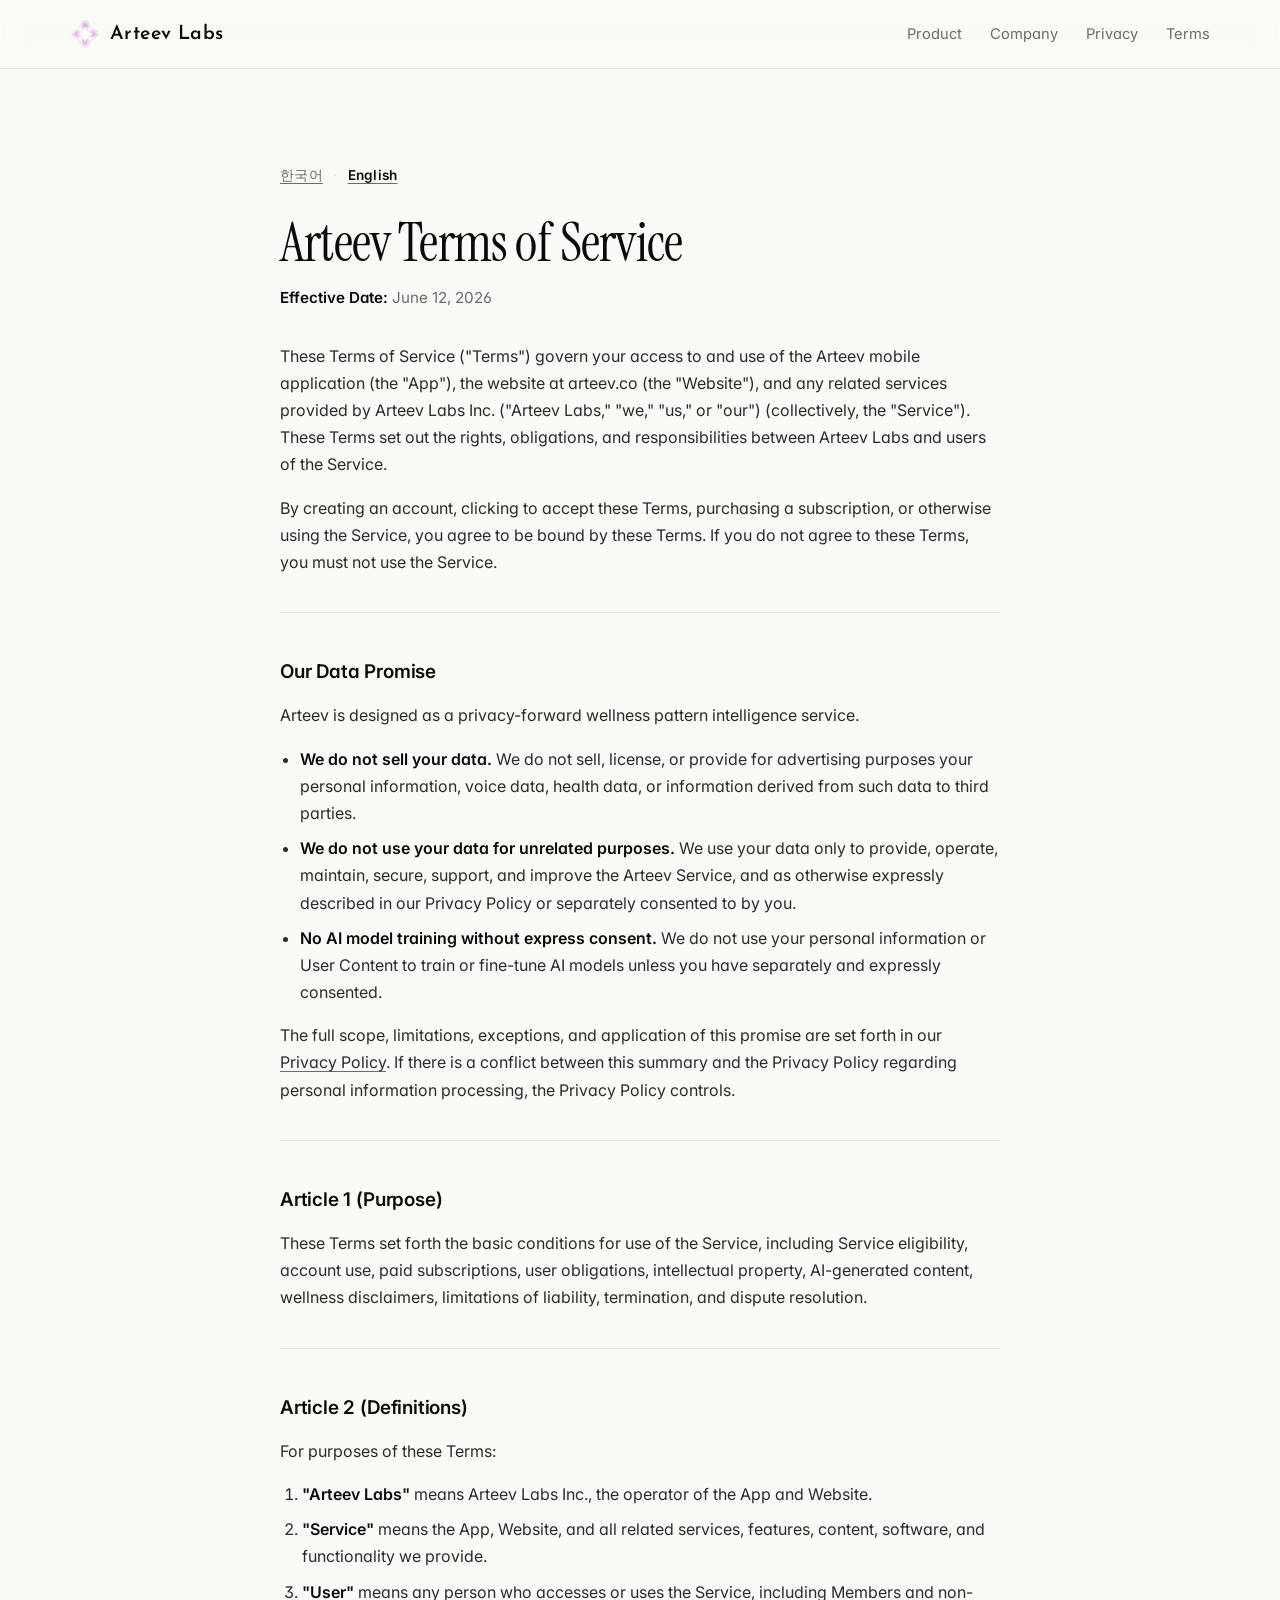
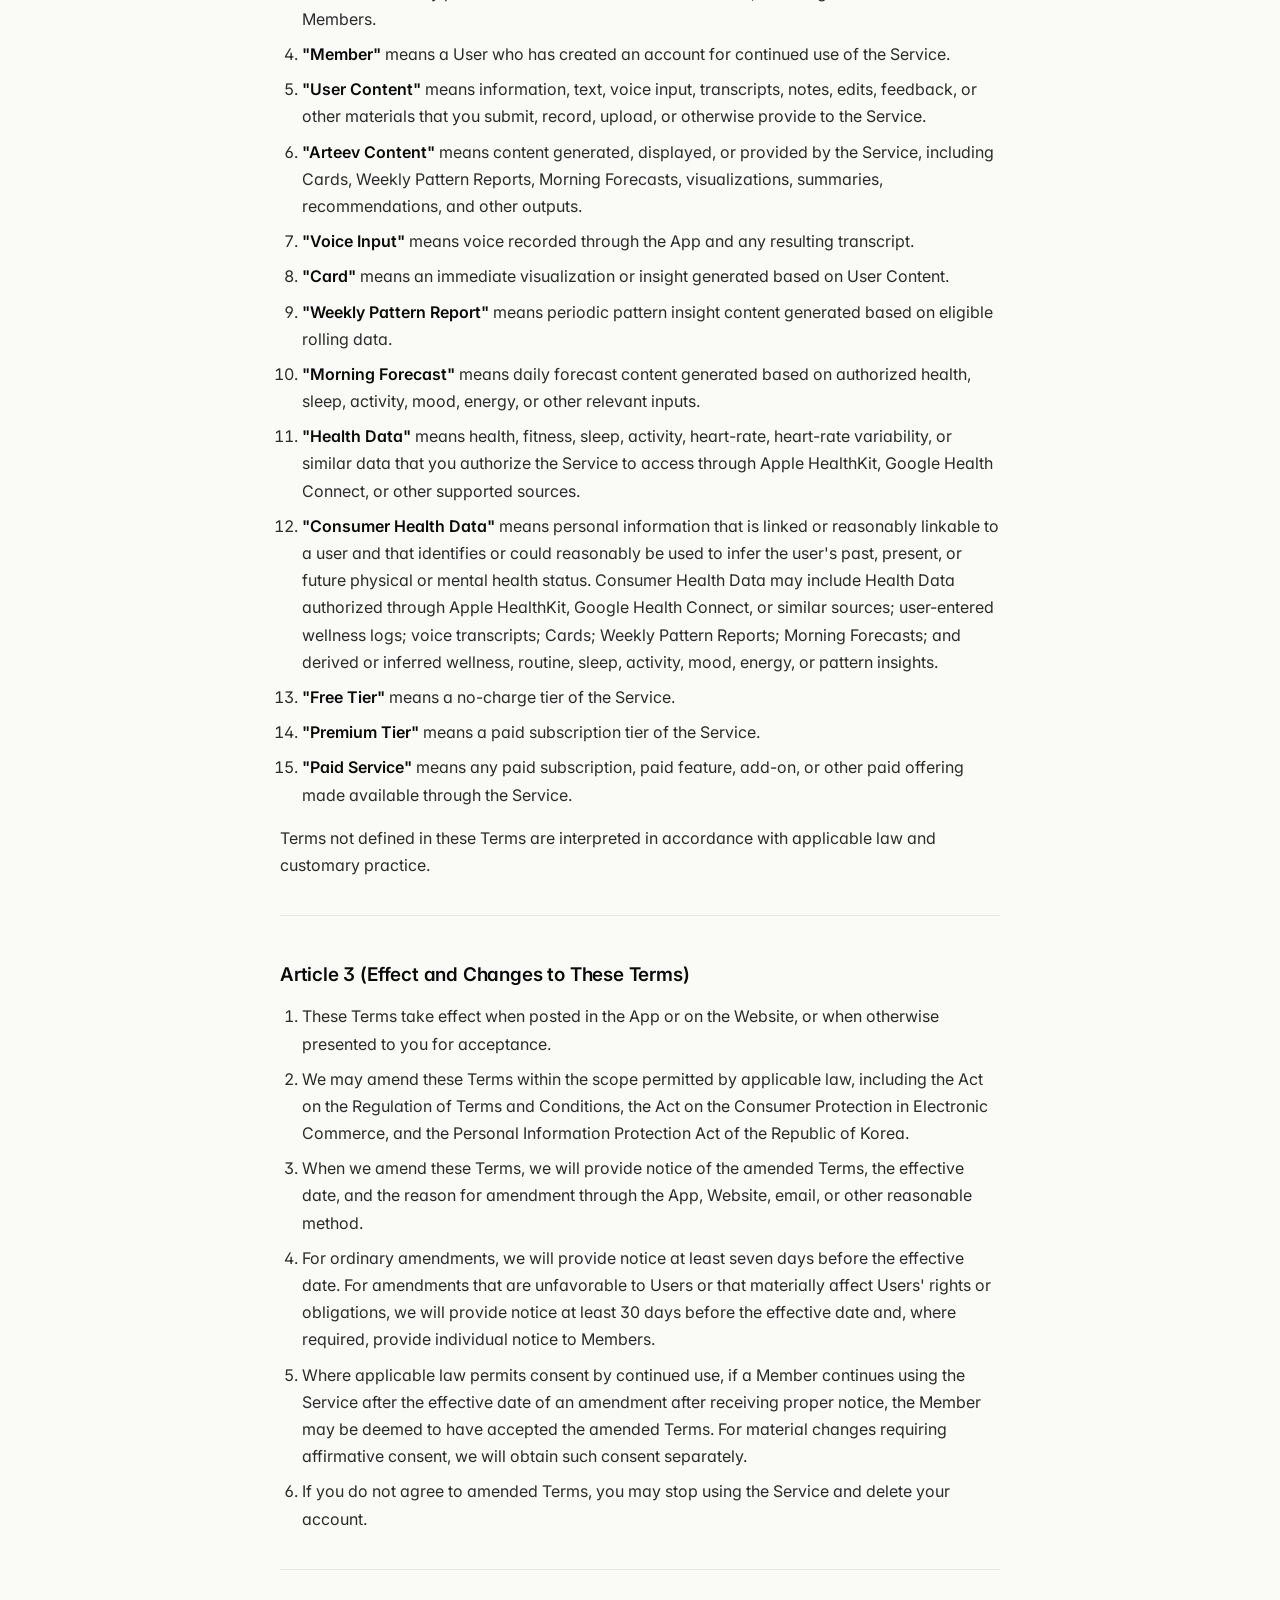
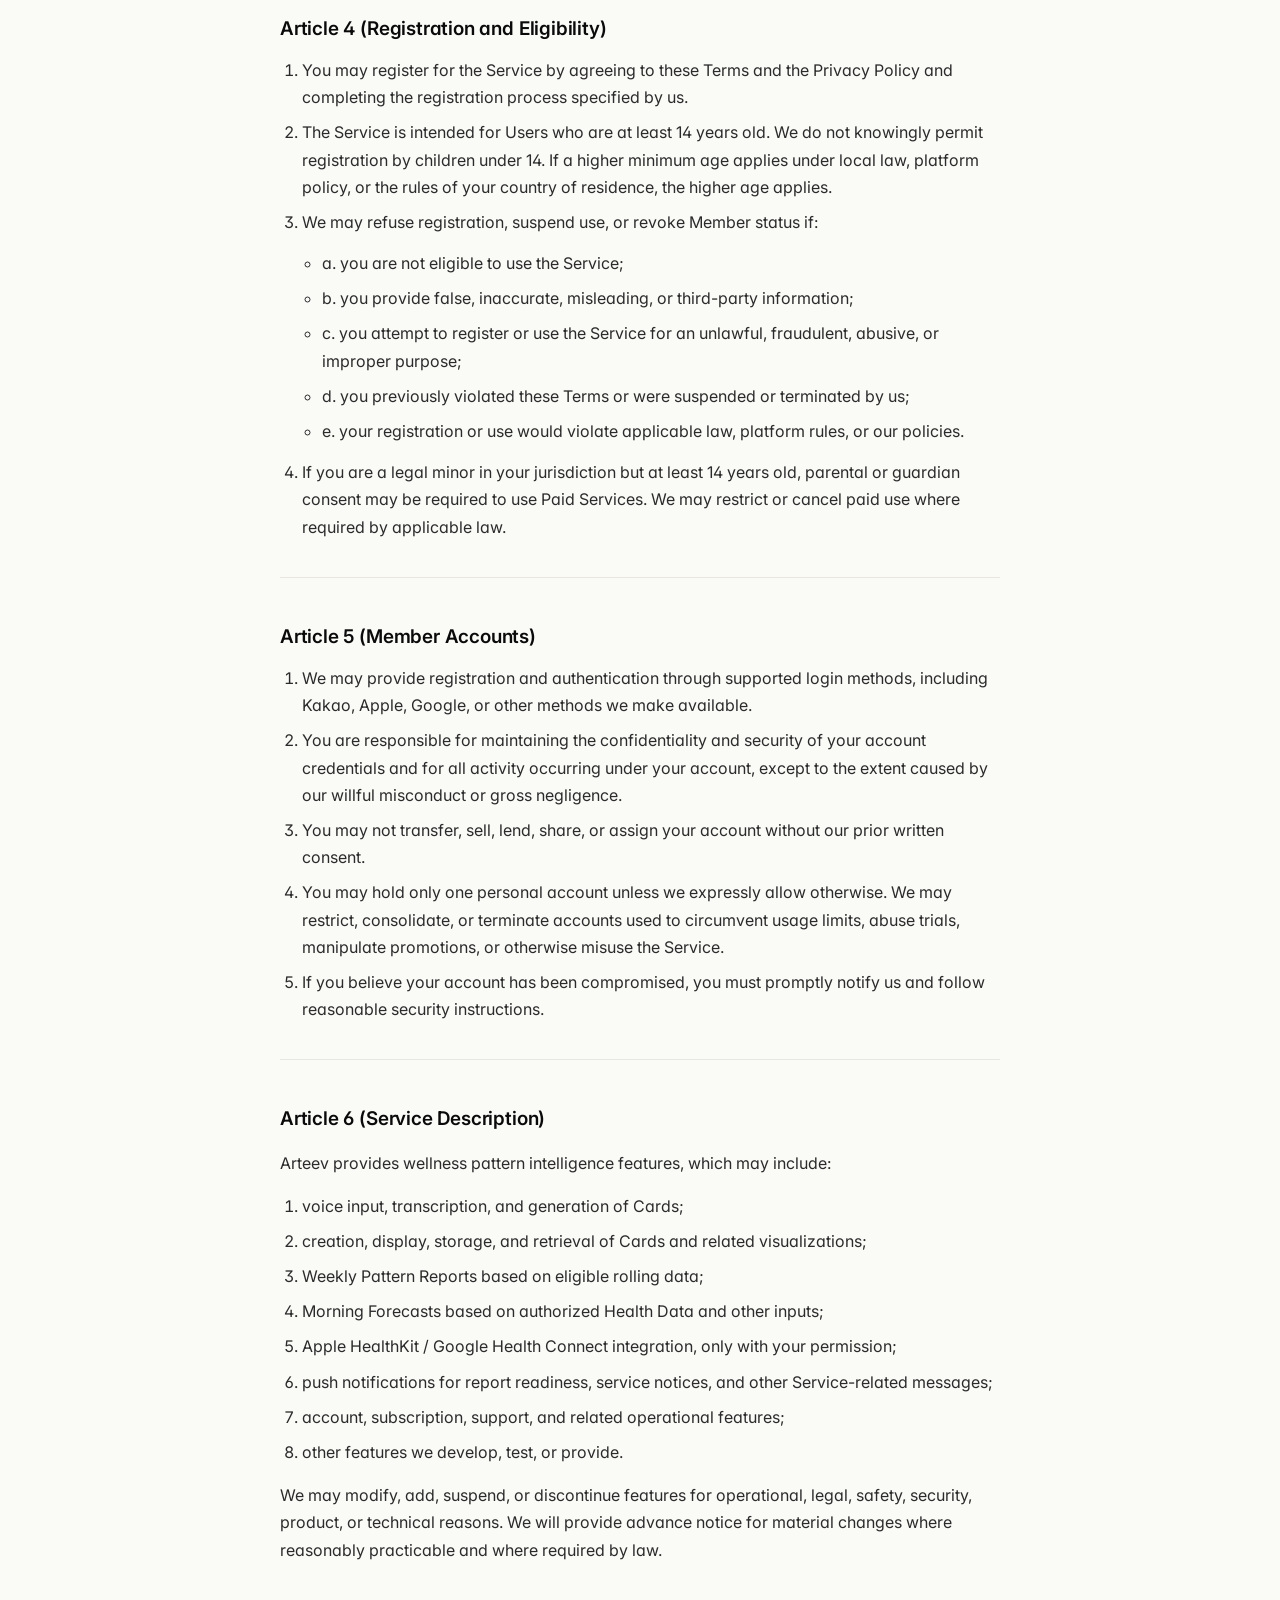
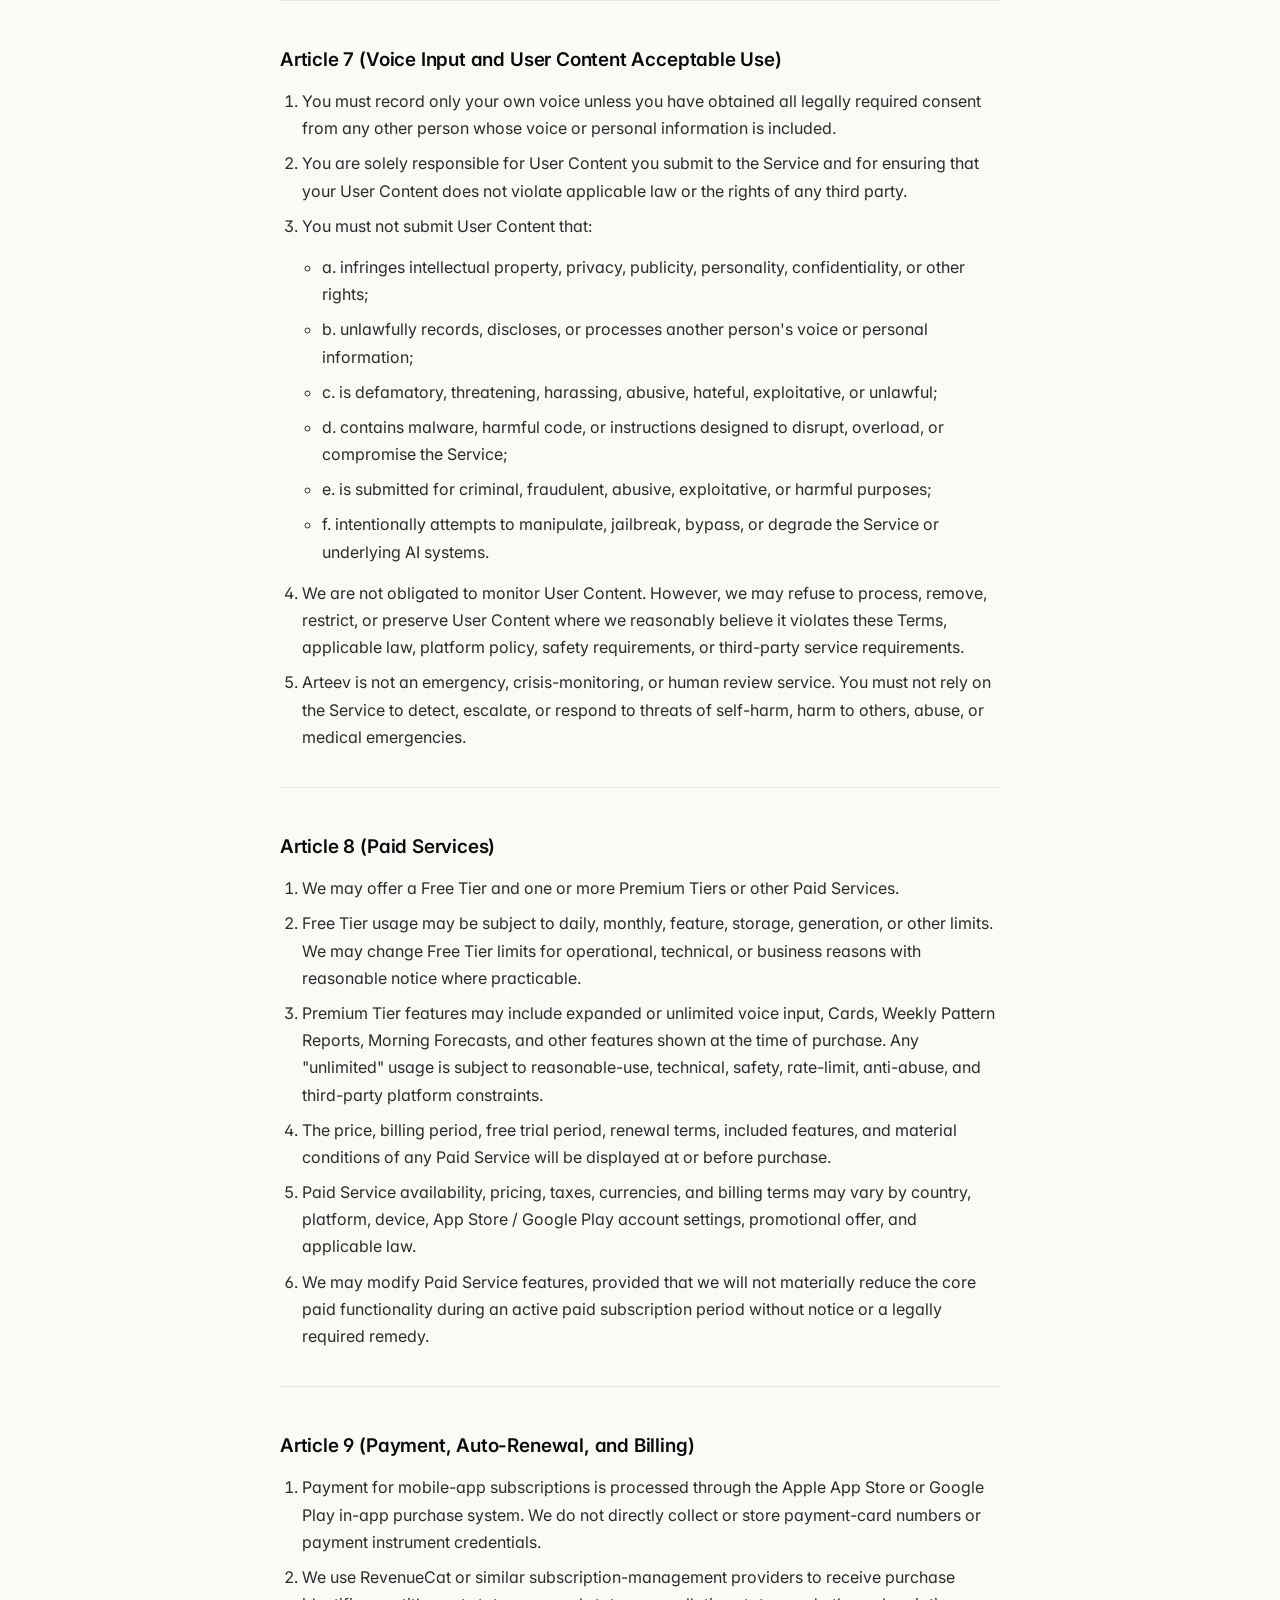
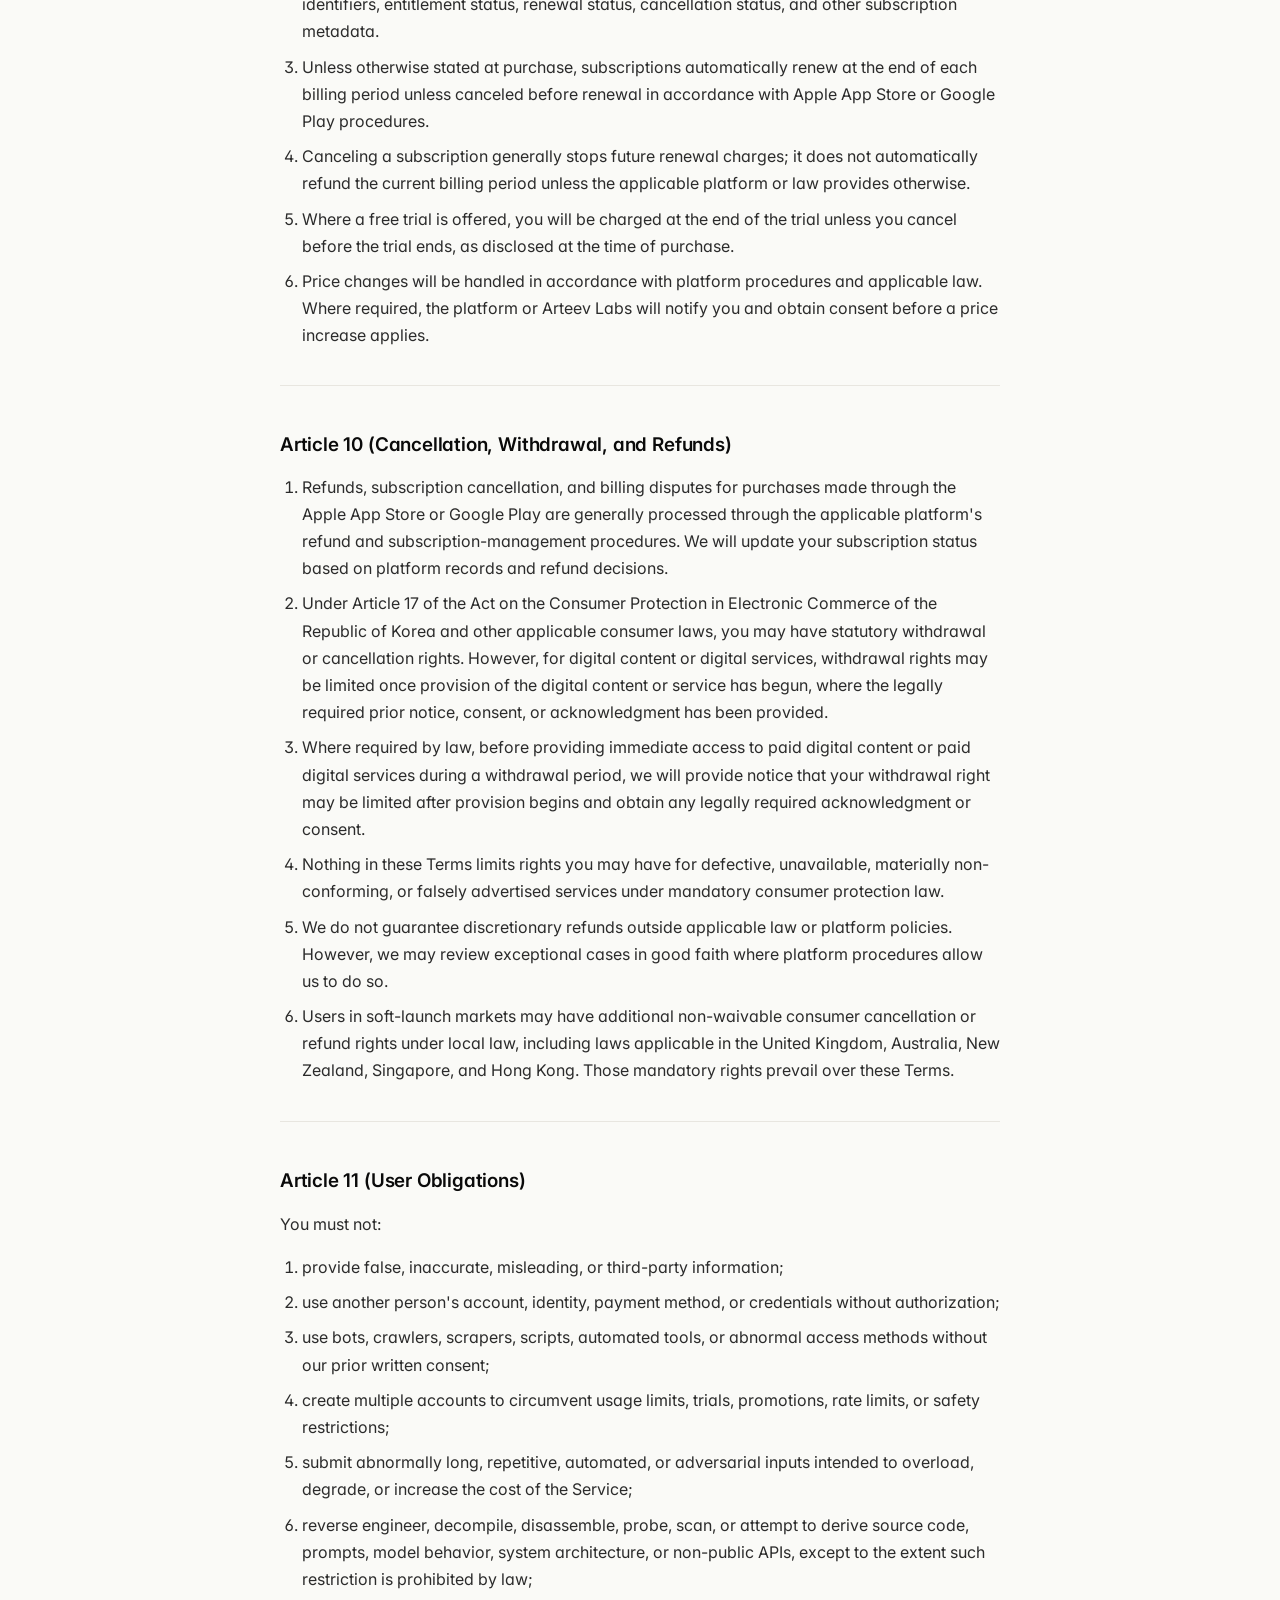
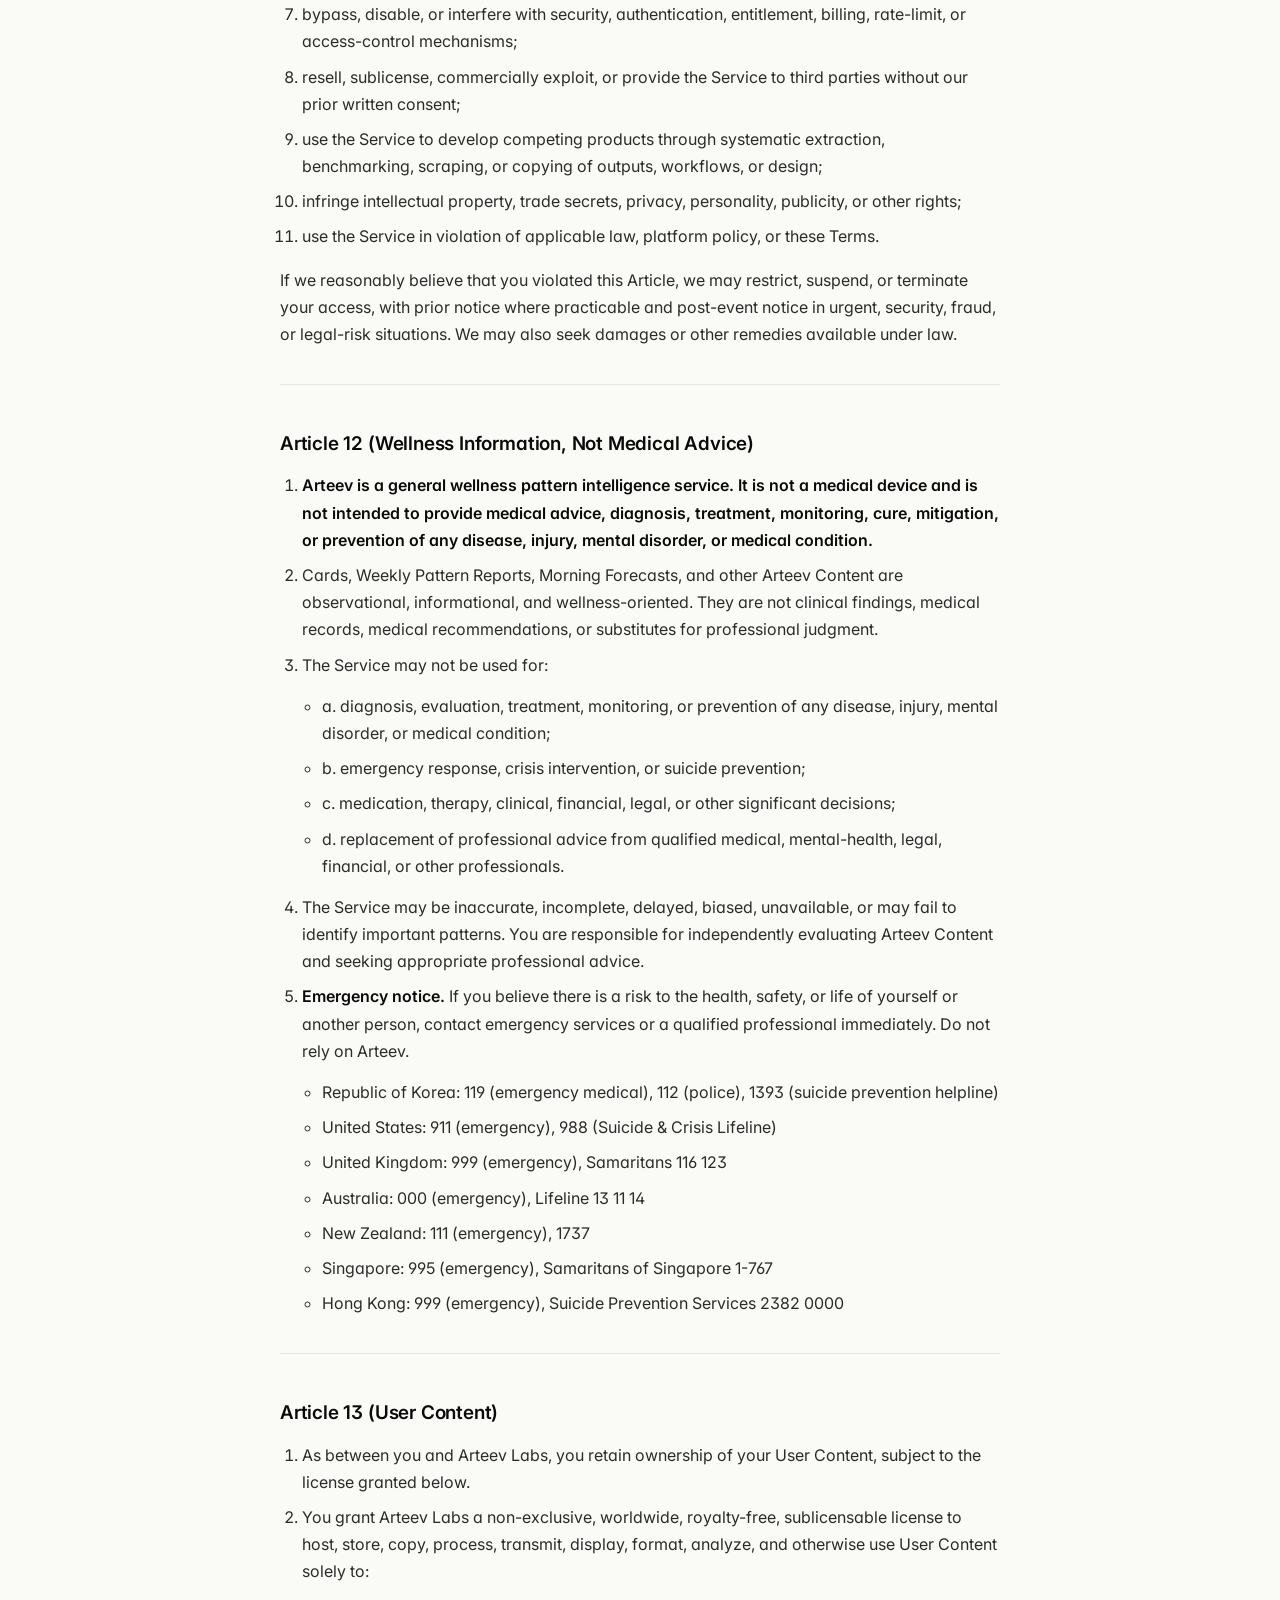
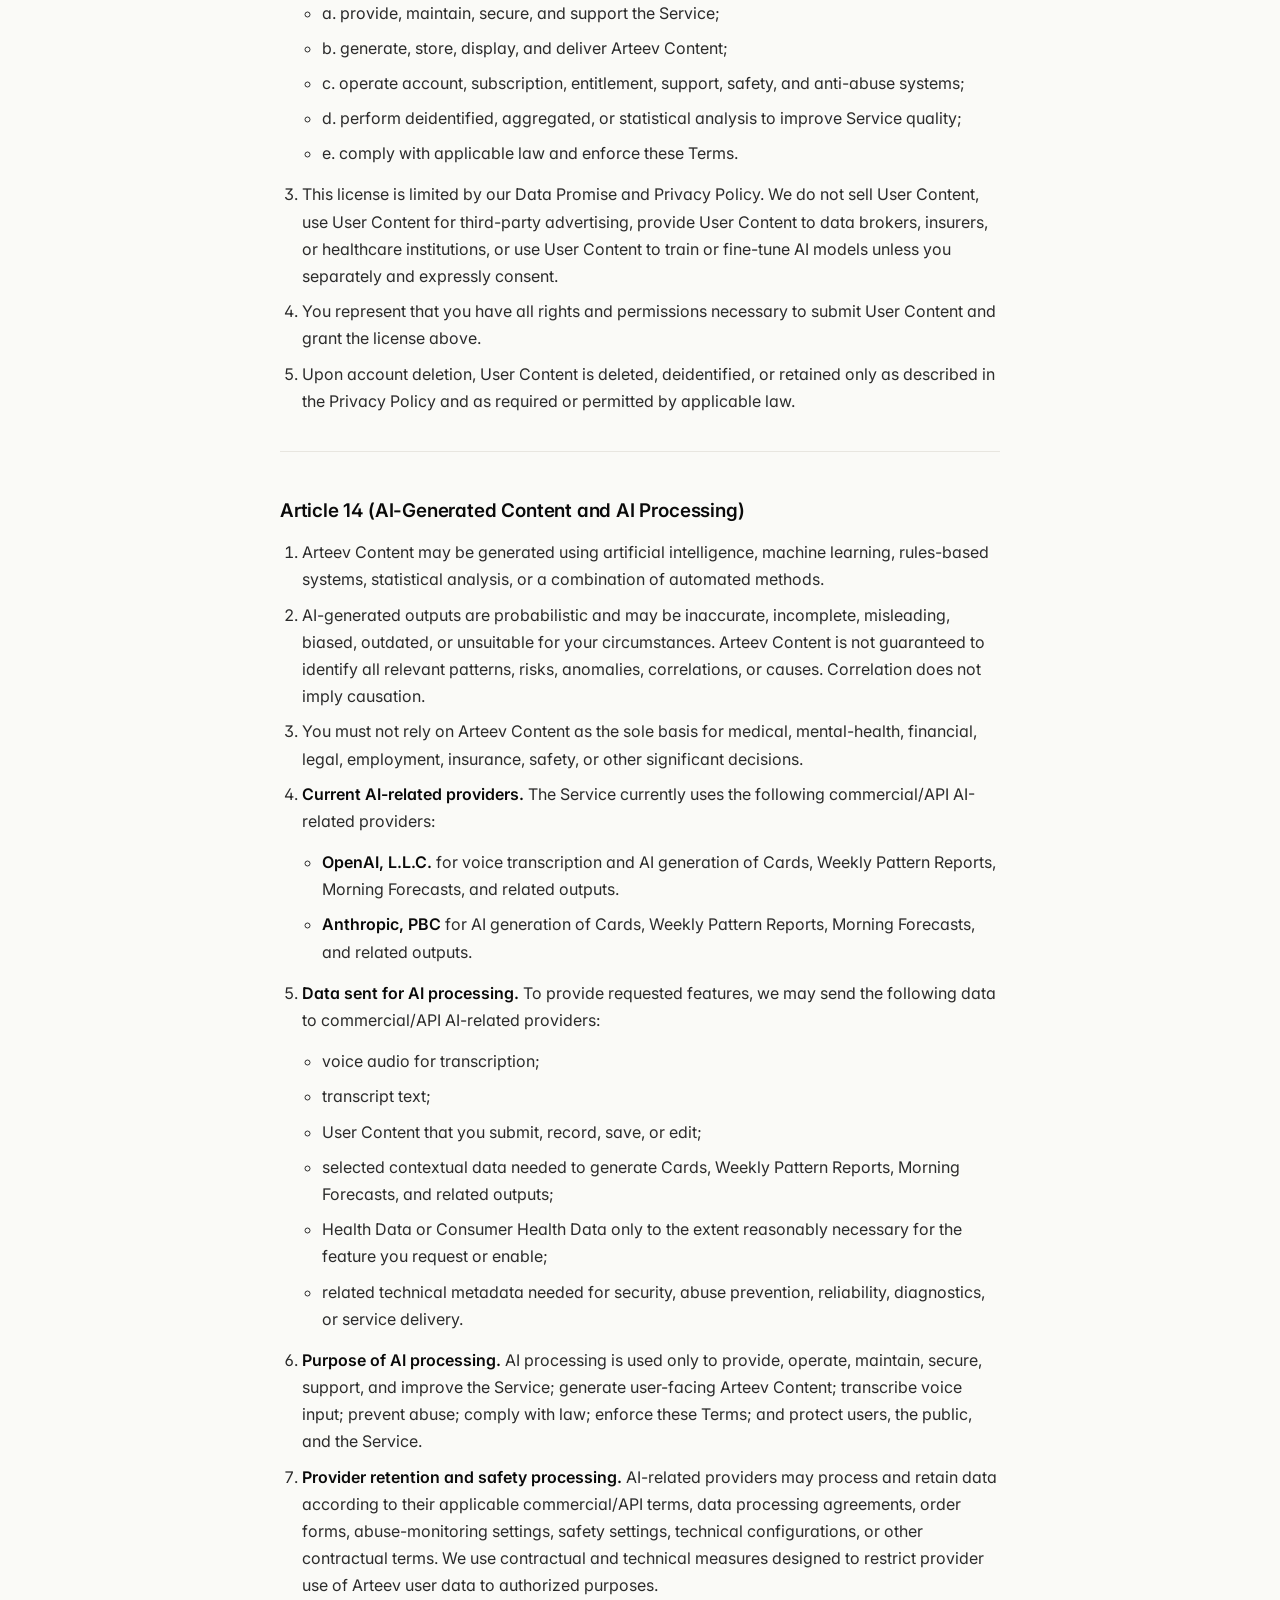
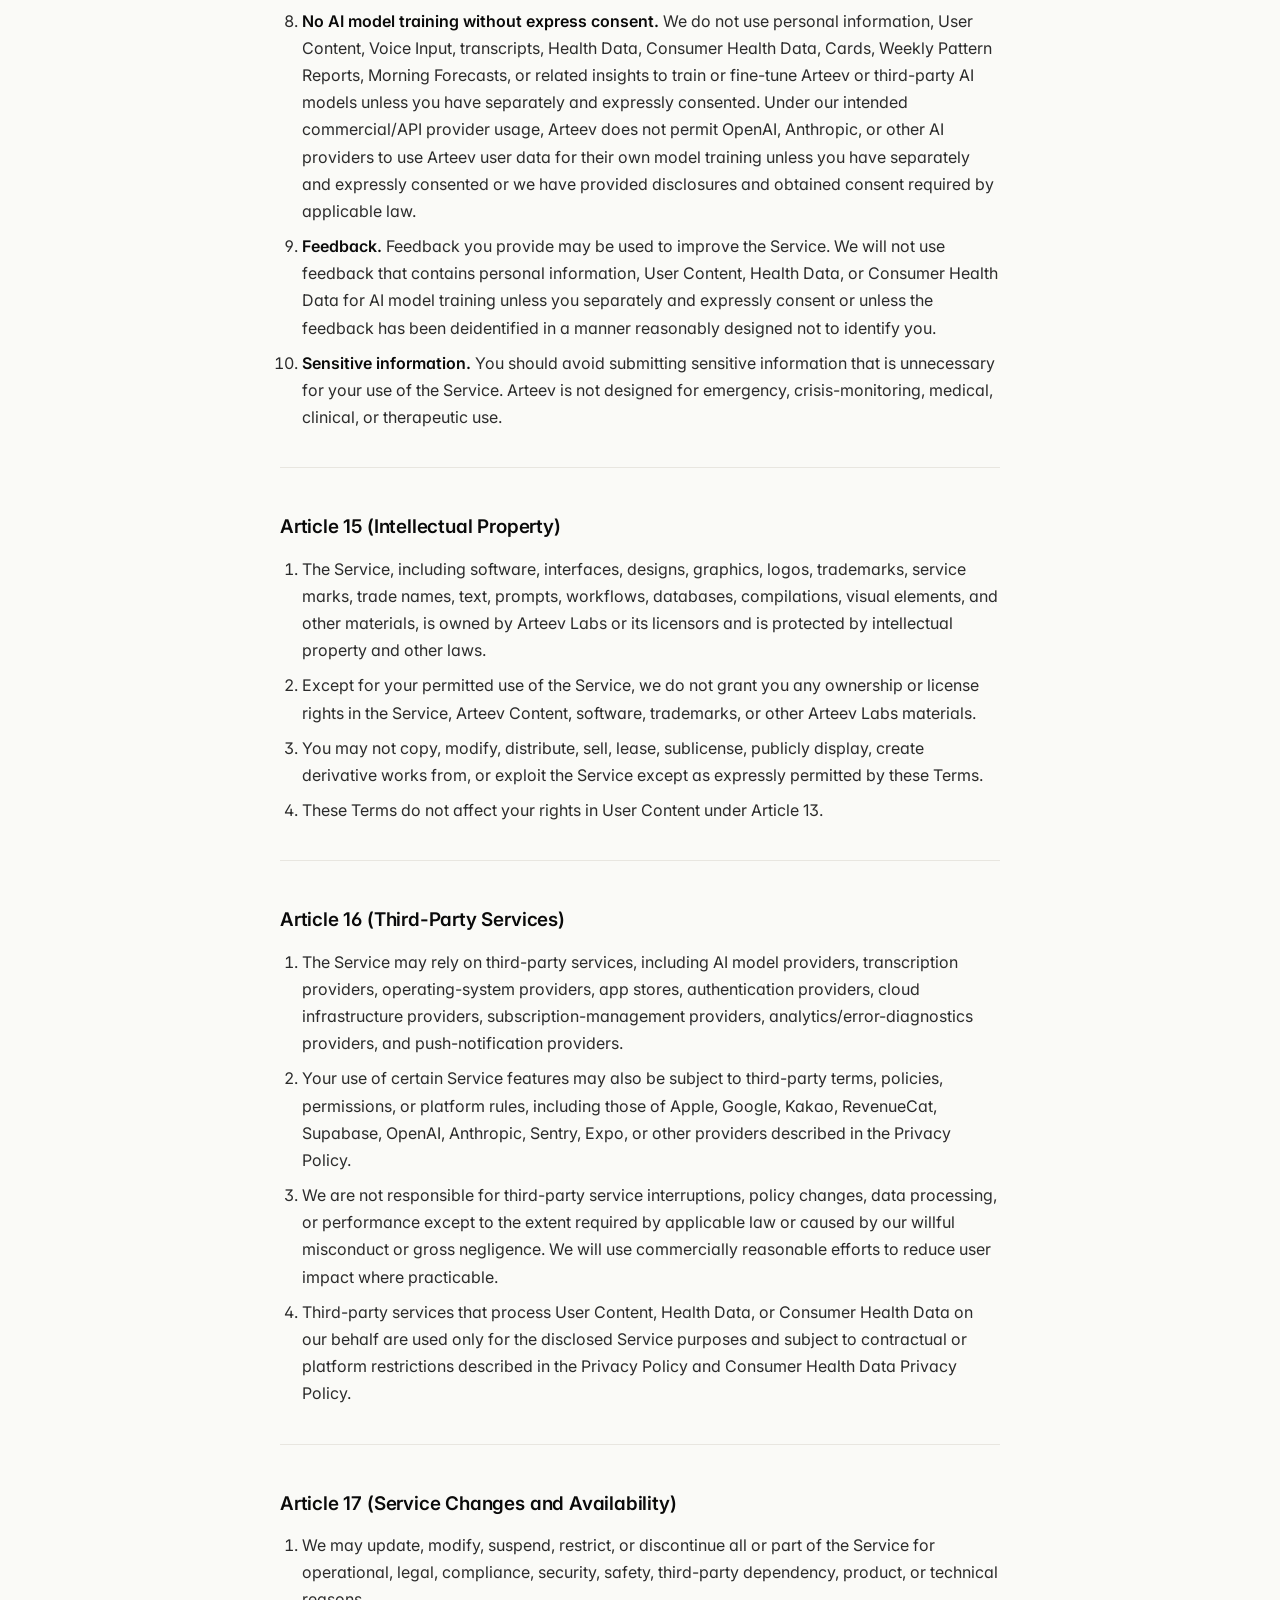
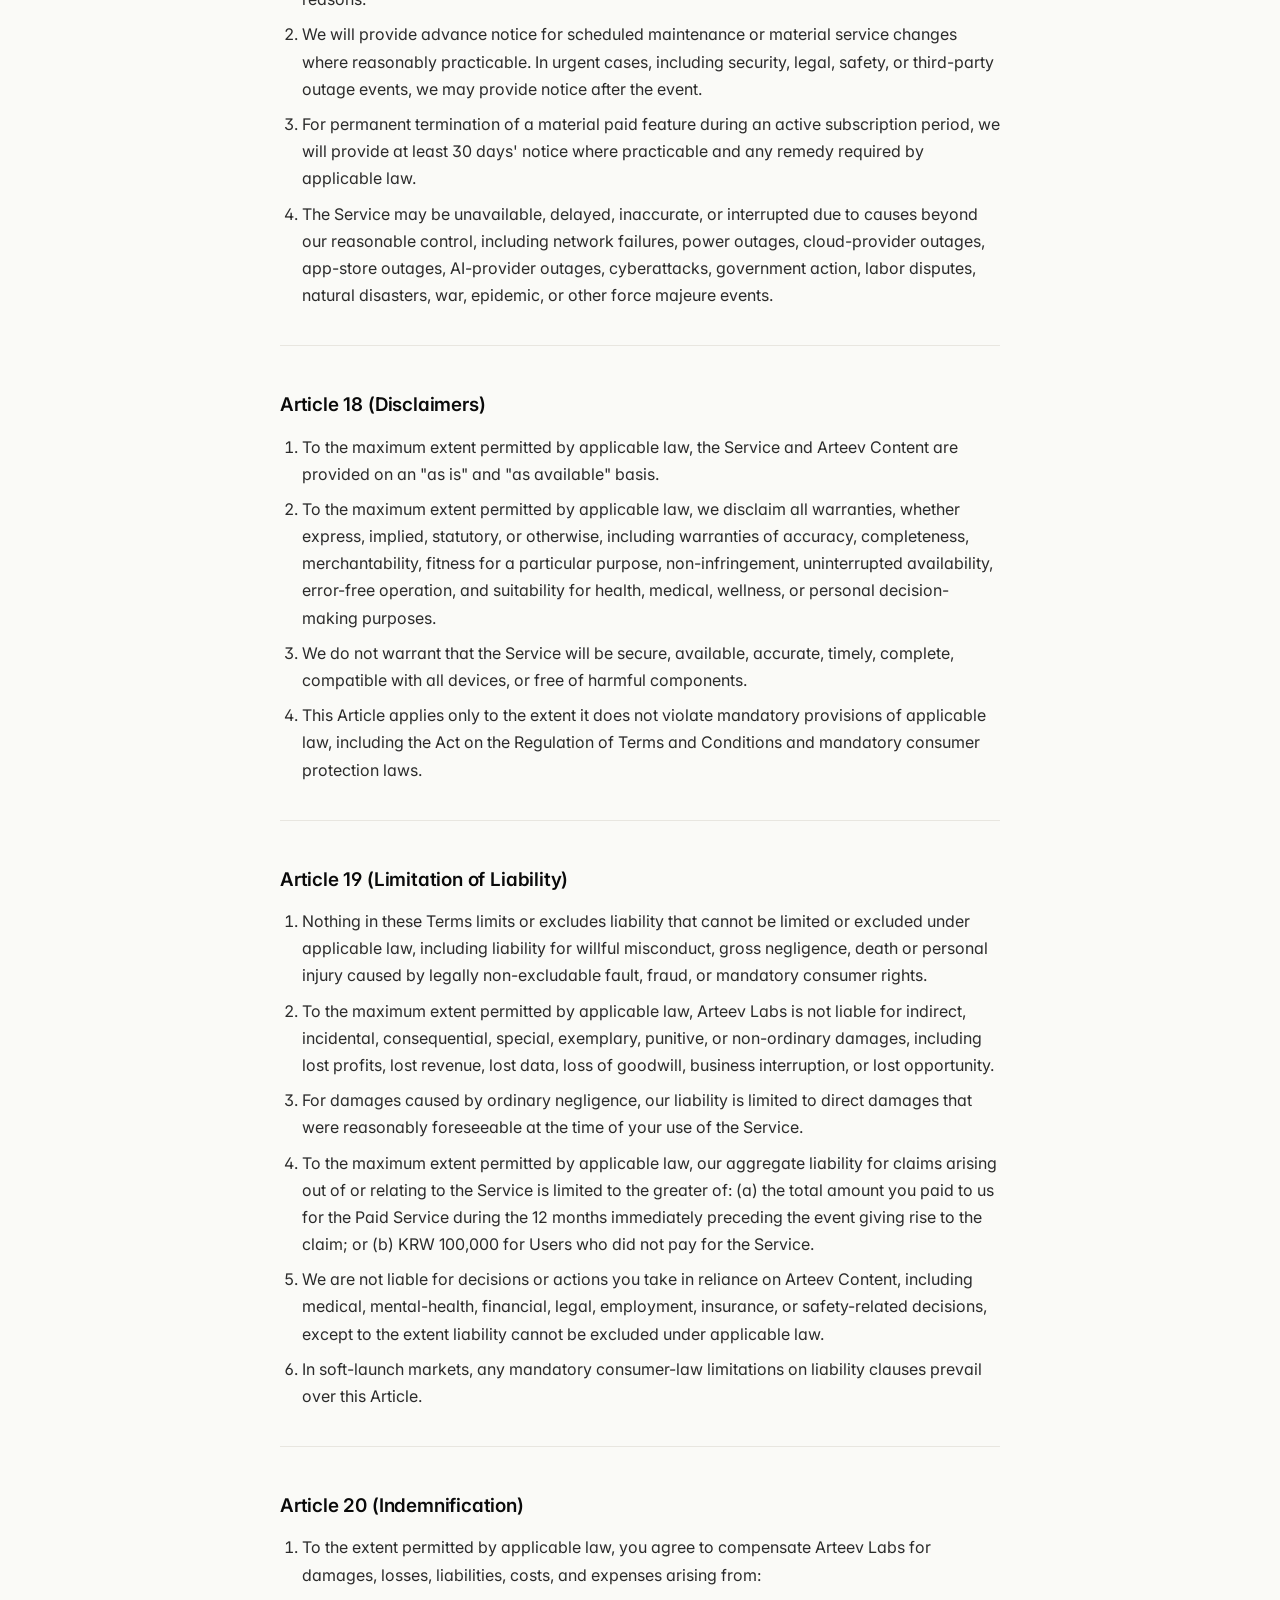
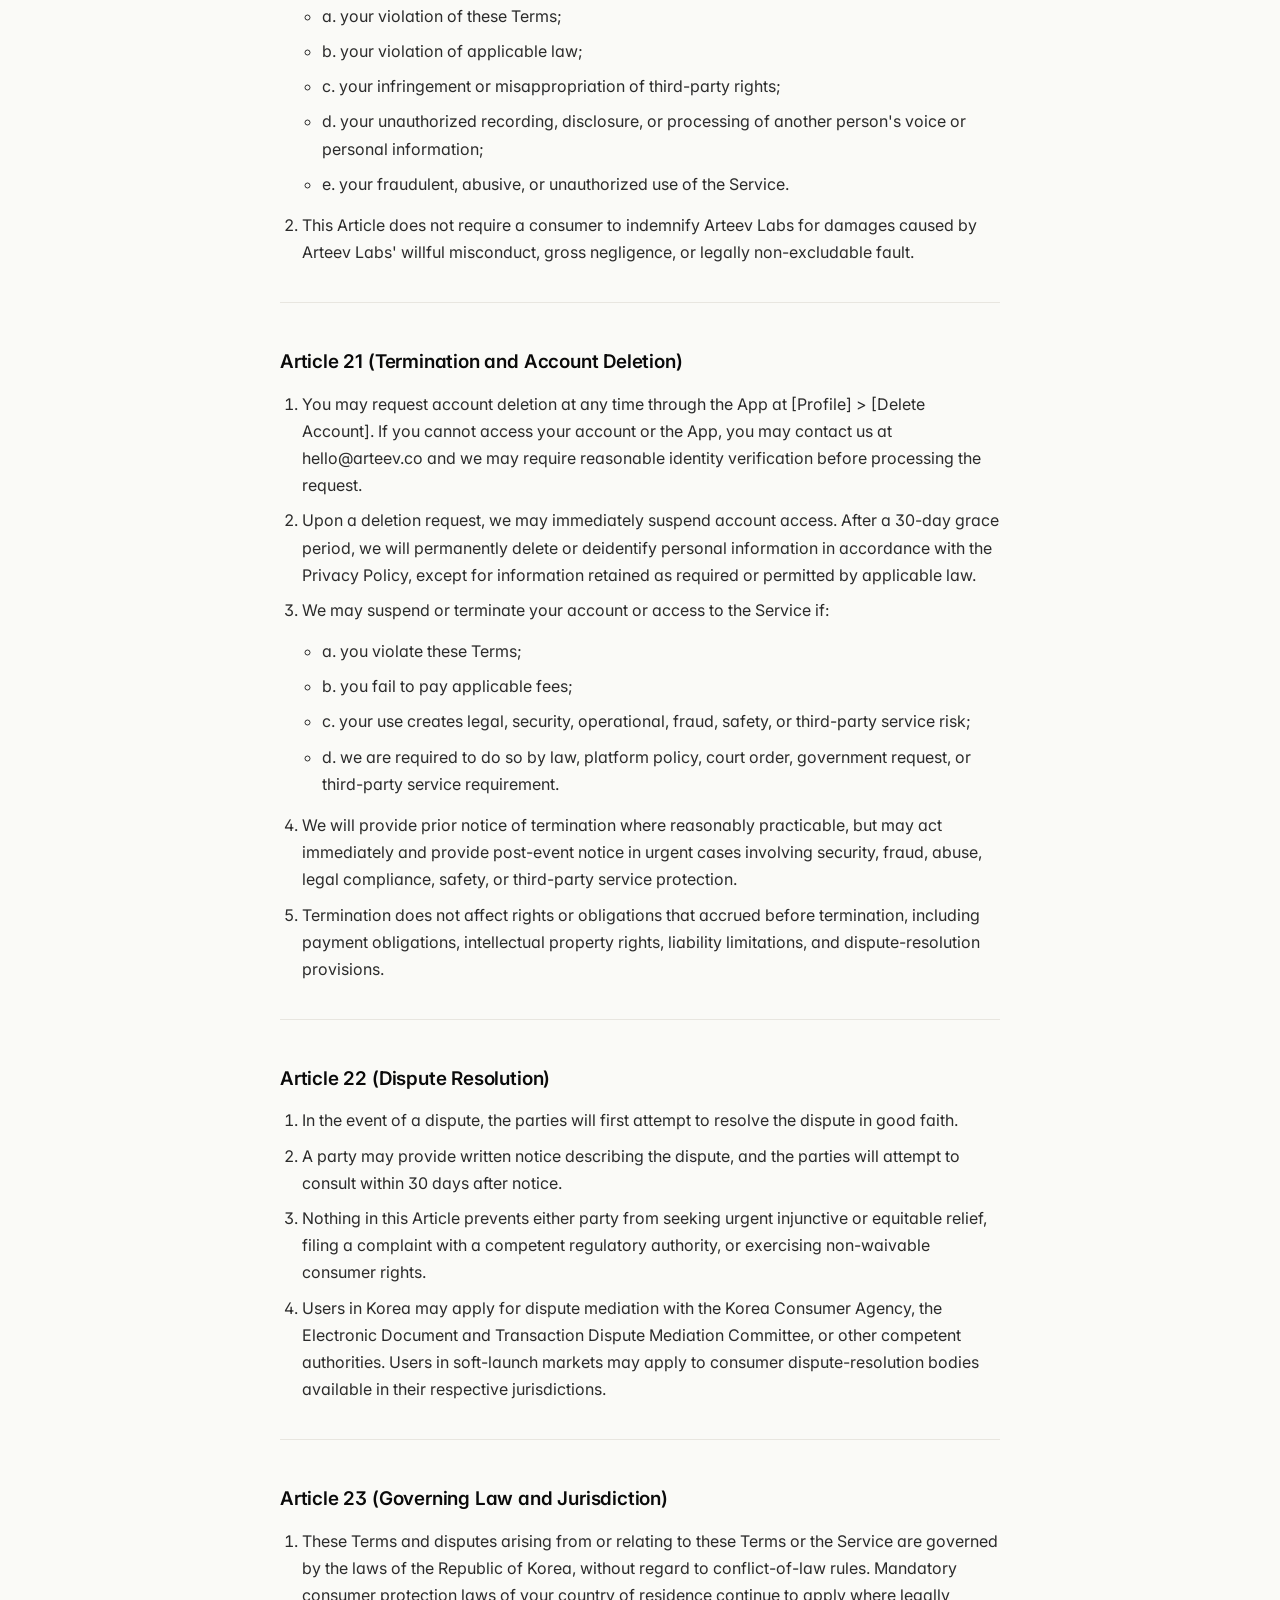
<file: terms.html>
<!doctype html>
<html lang="en">
<head>
  <meta charset="utf-8">
  <meta name="viewport" content="width=device-width, initial-scale=1">
  <title>Terms of Service | Arteev Labs Inc.</title>
  <meta name="robots" content="noindex">
  <link rel="canonical" href="https://arteev.co/terms-en.html">
  <script>
    (function() {
      var lang;
      try { lang = localStorage.getItem("arteev-lang"); } catch(e) {}
      if (!lang) {
        var navLang = (navigator.language || navigator.userLanguage || "").toLowerCase();
        lang = navLang.indexOf("ko") === 0 ? "ko" : "en";
      }
      var target = lang === "ko" ? "terms-ko.html" : "terms-en.html";
      location.replace(target);
    })();
  </script>
</head>
<body>
  <noscript>
    <p style="font-family: -apple-system, sans-serif; padding: 24px;">
      Choose language: <a href="terms-ko.html">한국어</a> · <a href="terms-en.html">English</a>
    </p>
  </noscript>
</body>
</html>
</file>
<file: styles.css>
:root {
  --bg: #FAFAF7;
  --surface: #FFFFFF;
  --ink: #0A0A0A;
  --ink-soft: #2B2B2B;
  --muted: #6B6B6B;
  --line: #E8E6E0;
  --accent: #6F5FA6;
}

* { box-sizing: border-box; }

html { scroll-behavior: smooth; }

body {
  margin: 0;
  font-family: 'Inter', ui-sans-serif, system-ui, -apple-system, BlinkMacSystemFont, "Segoe UI", sans-serif;
  font-feature-settings: "ss01", "cv11";
  background: var(--bg);
  color: var(--ink);
  line-height: 1.55;
  -webkit-font-smoothing: antialiased;
  -moz-osx-font-smoothing: grayscale;
}

a {
  color: inherit;
  text-decoration: none;
}

p a {
  text-decoration: underline;
  text-underline-offset: 3px;
  text-decoration-color: var(--line);
  text-decoration-thickness: 1px;
  transition: text-decoration-color 0.15s ease;
}

p a:hover { text-decoration-color: var(--ink); }

.legal-content a {
  text-decoration: underline;
  text-underline-offset: 3px;
  text-decoration-thickness: 1px;
  text-decoration-color: var(--muted);
}

.legal-content a:hover { text-decoration-color: var(--ink); }

.container {
  width: min(1140px, calc(100% - 48px));
  margin: 0 auto;
}

/* ---------- Header ---------- */
.site-header {
  position: sticky;
  top: 0;
  z-index: 10;
  background: rgba(250, 250, 247, 0.82);
  backdrop-filter: saturate(180%) blur(14px);
  -webkit-backdrop-filter: saturate(180%) blur(14px);
  border-bottom: 1px solid var(--line);
}

.nav {
  min-height: 68px;
  display: flex;
  justify-content: space-between;
  align-items: center;
  gap: 24px;
}

.brand {
  display: flex;
  align-items: center;
  gap: 10px;
  font-family: 'Josefin Sans', 'Inter', ui-sans-serif, system-ui, sans-serif;
  font-weight: 600;
  letter-spacing: 0.02em;
  font-size: 1.22rem;
  color: var(--ink);
}

.logo-mark {
  width: 30px;
  height: 30px;
  display: block;
  object-fit: contain;
}

.nav-links {
  display: flex;
  align-items: center;
  gap: 28px;
  color: var(--muted);
  font-size: 0.92rem;
}

.nav-links a {
  transition: color 0.15s ease;
}

.nav-links a:hover { color: var(--ink); }

/* ---------- Hero ---------- */
.hero {
  padding: 120px 0 96px;
  background: radial-gradient(1100px 480px at 50% -120px, rgba(111, 95, 166, 0.07), transparent 70%);
}

section[id], .duo-card[id] { scroll-margin-top: 84px; }

.hero-inner {
  max-width: 760px;
  margin: 0 auto;
  text-align: center;
}

.hero-actions {
  justify-content: center;
}

.eyebrow {
  display: inline-flex;
  align-items: center;
  gap: 9px;
  font-size: 0.82rem;
  font-weight: 500;
  color: var(--muted);
  letter-spacing: 0.04em;
  text-transform: uppercase;
  margin-bottom: 28px;
}

.eyebrow-dot {
  width: 6px;
  height: 6px;
  border-radius: 50%;
  background: var(--ink);
}

h1 {
  margin: 0;
  font-family: 'Instrument Serif', 'Times New Roman', serif;
  font-weight: 400;
  font-size: clamp(2.6rem, 5.4vw, 4.6rem);
  line-height: 1.04;
  letter-spacing: -0.02em;
  color: var(--ink);
}

h1 em {
  font-style: italic;
  color: var(--ink);
}

.hero-lead {
  margin: 28px auto 0;
  max-width: 540px;
  color: var(--ink-soft);
  font-size: 1.08rem;
  line-height: 1.6;
}

.hero-actions {
  display: flex;
  flex-wrap: wrap;
  gap: 12px;
  margin-top: 36px;
}

.button {
  display: inline-flex;
  justify-content: center;
  align-items: center;
  height: 46px;
  padding: 0 22px;
  border-radius: 8px;
  font-weight: 500;
  font-size: 0.95rem;
  border: 1px solid transparent;
  transition: background 0.15s ease, border-color 0.15s ease, color 0.15s ease;
}

.button.primary {
  background: var(--ink);
  color: var(--bg);
}

.button.primary:hover { background: #2B2B2B; }

.button.secondary {
  background: transparent;
  color: var(--ink);
  border-color: var(--line);
}

.button.secondary:hover { border-color: var(--ink); }

/* ---------- Phone mockup ---------- */
.phone-mockup {
  display: block;
  margin: 0 auto;
  width: 100%;
  max-width: 220px;
  filter:
    drop-shadow(0 24px 40px rgba(10, 10, 10, 0.18))
    drop-shadow(0 10px 20px rgba(10, 10, 10, 0.12));
}

.phone-mockup img {
  display: block;
  width: 100%;
  height: auto;
}

/* ---------- Sections ---------- */
section {
  padding: 96px 0;
  border-top: 1px solid var(--line);
}

.section-eyebrow {
  display: inline-flex;
  align-items: center;
  gap: 10px;
  font-size: 0.78rem;
  font-weight: 500;
  color: var(--muted);
  letter-spacing: 0.06em;
  text-transform: uppercase;
  margin-bottom: 18px;
}

.section-eyebrow::before {
  content: "";
  width: 22px;
  height: 1px;
  background: var(--accent);
}

.split {
  display: grid;
  grid-template-columns: 5fr 7fr;
  gap: 40px 80px;
  max-width: 1040px;
  margin: 0 auto;
  align-items: start;
}

.split__head h2,
.duo-heading h2 {
  margin: 0;
  font-family: 'Instrument Serif', 'Times New Roman', serif;
  font-weight: 400;
  font-size: clamp(1.9rem, 3vw, 2.5rem);
  line-height: 1.12;
  letter-spacing: -0.015em;
  color: var(--ink);
}

.split__body > p {
  margin: 0 0 20px;
  color: var(--ink-soft);
  font-size: 1.05rem;
  line-height: 1.7;
}

.split__body > p:last-child { margin-bottom: 0; }

/* ---------- Product gallery ---------- */
.gallery {
  display: grid;
  grid-template-columns: 1fr 1fr;
  gap: 56px;
  max-width: 880px;
  margin: 0 auto;
}

.gallery-item {
  text-align: center;
}

.gallery-item .phone-mockup {
  max-width: 220px;
  margin-bottom: 32px;
}

.gallery-caption {
  font-family: 'Instrument Serif', 'Times New Roman', serif;
  font-style: italic;
  font-size: 1.25rem;
  color: var(--ink);
  line-height: 1.3;
  margin: 0 0 8px;
}

.gallery-sub {
  margin: 0;
  color: var(--muted);
  font-size: 0.93rem;
  line-height: 1.5;
  max-width: 280px;
  margin-left: auto;
  margin-right: auto;
}

/* ---------- Mission / What we build ---------- */
.mission {
  display: grid;
  grid-template-columns: 5fr 7fr;
  gap: 40px 80px;
  max-width: 1040px;
  margin: 0 auto;
  align-items: start;
}

.mission-label {
  display: inline-flex;
  align-items: center;
  gap: 10px;
  font-size: 0.78rem;
  font-weight: 500;
  color: var(--muted);
  letter-spacing: 0.06em;
  text-transform: uppercase;
}

.mission-label::before {
  content: "";
  width: 22px;
  height: 1px;
  background: var(--accent);
}

.mission-body p {
  margin: 0 0 20px;
  font-size: 1.08rem;
  line-height: 1.7;
  color: var(--ink-soft);
}

.mission-body p:last-child { margin-bottom: 0; }

.mission-body strong {
  color: var(--ink);
  font-weight: 600;
}

/* ---------- Products duo — quiet discovery cards (added 2026-07-25) ---------- */
.duo-heading {
  max-width: 1040px;
  margin: 0 auto 40px;
}

.duo {
  display: grid;
  grid-template-columns: 1fr 1fr;
  gap: 20px;
  max-width: 1040px;
  margin: 0 auto;
}

.duo-card {
  position: relative;
  background: var(--surface);
  border: 1px solid var(--line);
  border-radius: 12px;
  padding: 30px 32px;
  display: flex;
  flex-direction: column;
  align-items: flex-start;
}

.duo-card::before {
  content: "";
  position: absolute;
  top: -1px;
  left: 32px;
  width: 32px;
  height: 2px;
  background: var(--accent);
}

.duo-card__meta {
  display: flex;
  align-items: center;
  gap: 10px;
  margin-bottom: 16px;
}

.duo-card__eyebrow {
  font-size: 0.75rem;
  font-weight: 500;
  color: var(--muted);
  letter-spacing: 0.06em;
  text-transform: uppercase;
}

.status-badge {
  font-size: 0.72rem;
  font-weight: 500;
  color: var(--accent);
  border: 1px solid rgba(111, 95, 166, 0.35);
  border-radius: 999px;
  padding: 3px 10px;
}

.duo-card h3 {
  margin: 0 0 12px;
  font-family: 'Instrument Serif', 'Times New Roman', serif;
  font-weight: 400;
  font-size: 1.6rem;
  letter-spacing: -0.01em;
  color: var(--ink);
}

.duo-card p {
  margin: 0 0 20px;
  font-size: 0.98rem;
  line-height: 1.65;
  color: var(--ink-soft);
  flex-grow: 1;
}

.text-link {
  font-weight: 500;
  font-size: 0.95rem;
  color: var(--ink);
  transition: color 0.15s ease;
}

.text-link:hover { color: var(--accent); }

@media (max-width: 720px) {
  .duo { grid-template-columns: 1fr; gap: 16px; }
  .split, .mission { grid-template-columns: 1fr; gap: 24px; }
  .company-row { grid-template-columns: 1fr; gap: 6px; }
  .footer-top { grid-template-columns: 1fr; gap: 28px; }
}

/* ---------- Company info ---------- */
.company-panel {
  border-top: 1px solid var(--line);
}

.company-row {
  display: grid;
  grid-template-columns: 170px 1fr;
  gap: 24px;
  padding: 18px 0;
  border-bottom: 1px solid var(--line);
  align-items: baseline;
}

.company-label {
  color: var(--muted);
  font-weight: 500;
  font-size: 0.92rem;
  letter-spacing: 0.02em;
}

.company-row > div:last-child {
  color: var(--ink);
  font-size: 1rem;
  line-height: 1.5;
}

/* ---------- Footer ---------- */
.site-footer {
  border-top: 1px solid var(--line);
  padding: 44px 0;
  color: var(--muted);
  font-size: 0.9rem;
}

.footer-inner {
  display: flex;
  justify-content: space-between;
  gap: 24px;
  flex-wrap: wrap;
  align-items: center;
}

.footer-links {
  display: flex;
  gap: 24px;
}

.footer-links a:hover { color: var(--ink); }

/* ---------- Footer — corporate layout, index pages (added 2026-07-25) ---------- */
.footer-top {
  display: grid;
  grid-template-columns: 1.5fr 1fr 1fr 1fr;
  gap: 40px;
  padding-bottom: 36px;
  border-bottom: 1px solid var(--line);
  margin-bottom: 24px;
}

.footer-brand {
  display: flex;
  align-items: center;
  gap: 10px;
  font-family: 'Josefin Sans', 'Inter', ui-sans-serif, system-ui, sans-serif;
  font-weight: 600;
  letter-spacing: 0.02em;
  font-size: 1.02rem;
  color: var(--ink);
}

.footer-brand img {
  width: 24px;
  height: 24px;
  object-fit: contain;
}

.footer-desc {
  margin: 12px 0 0;
  font-size: 0.9rem;
  line-height: 1.6;
  max-width: 280px;
}

.footer-col h4 {
  margin: 0 0 14px;
  font-size: 0.75rem;
  font-weight: 600;
  letter-spacing: 0.06em;
  text-transform: uppercase;
  color: var(--ink);
}

.footer-col ul {
  list-style: none;
  margin: 0;
  padding: 0;
}

.footer-col li { margin-bottom: 10px; }

.footer-col a { transition: color 0.15s ease; }

.footer-col a:hover { color: var(--ink); }

.footer-bottom {
  display: flex;
  justify-content: space-between;
  flex-wrap: wrap;
  gap: 12px;
  font-size: 0.85rem;
}

/* ---------- Scroll reveal (added 2026-07-25; JS-gated, no-JS unaffected) ---------- */
.reveal-init {
  opacity: 0;
  transform: translateY(14px);
  transition: opacity 0.55s ease, transform 0.55s ease;
}

.reveal-in {
  opacity: 1;
  transform: translateY(0);
}

/* ---------- Legal pages ---------- */
.legal-page {
  padding: 96px 0;
}

.legal-content {
  max-width: 720px;
}

.legal-content h1 {
  font-family: 'Instrument Serif', 'Times New Roman', serif;
  font-weight: 400;
  font-size: clamp(2.4rem, 4.5vw, 3.4rem);
  line-height: 1.08;
  letter-spacing: -0.015em;
  margin-bottom: 12px;
}

.legal-content > p:first-of-type {
  color: var(--muted);
  font-size: 0.95rem;
  margin-bottom: 32px;
}

.legal-content h2 {
  font-family: 'Inter', ui-sans-serif, system-ui, sans-serif;
  font-weight: 600;
  font-size: 1.18rem;
  letter-spacing: -0.01em;
  margin: 44px 0 14px;
  color: var(--ink);
}

.legal-content p,
.legal-content li {
  color: var(--ink-soft);
  font-size: 1rem;
  line-height: 1.7;
}

.legal-content ul {
  padding-left: 20px;
  margin: 14px 0;
}

.legal-content li { margin-bottom: 8px; }

.legal-content strong { color: var(--ink); font-weight: 600; }

/* ---------- Responsive ---------- */
@media (max-width: 920px) {
  .hero { padding: 88px 0 72px; }

  section { padding: 72px 0; }

  .split, .mission { gap: 32px 48px; }

  .company-row {
    padding: 18px 0;
  }

  .nav-links {
    gap: 18px;
    font-size: 0.88rem;
  }
}

@media (max-width: 580px) {
  .container {
    width: min(100% - 32px, 1140px);
  }

  .nav { min-height: 60px; }

  .brand { font-size: 1.05rem; }
  .logo-mark { width: 26px; height: 26px; }

  /* 5 links since 2026-07-14: hide Product + Company, keep For Work / Privacy / Terms */
  .nav-links a:nth-child(1),
  .nav-links a:nth-child(3) {
    display: none;
  }

  .hero-actions { flex-direction: column; }

  .button { width: 100%; }
}

/* ---------- Legal pages — language toggle + extended content styles (added 2026-05-10) ---------- */

.lang-toggle {
  margin-bottom: 28px;
  font-size: 0.85rem;
  color: var(--muted);
  letter-spacing: 0.02em;
}

.lang-toggle a {
  color: var(--muted);
  transition: color 0.15s ease;
}

.lang-toggle a:hover {
  color: var(--ink);
}

.lang-toggle a.active {
  color: var(--ink);
  font-weight: 600;
  pointer-events: none;
  cursor: default;
}

.lang-sep {
  margin: 0 6px;
  color: var(--line);
}

.legal-content .effective-date {
  color: var(--muted);
  font-size: 0.95rem;
  margin: 0 0 32px;
}

.legal-content h3 {
  font-family: 'Inter', ui-sans-serif, system-ui, sans-serif;
  font-weight: 600;
  font-size: 1rem;
  letter-spacing: -0.005em;
  margin: 28px 0 10px;
  color: var(--ink);
}

.legal-content table {
  border-collapse: collapse;
  width: 100%;
  margin: 18px 0;
  font-size: 0.9rem;
  display: block;
  overflow-x: auto;
}

.legal-content table th,
.legal-content table td {
  border: 1px solid var(--line);
  padding: 10px 14px;
  text-align: left;
  vertical-align: top;
  color: var(--ink-soft);
  line-height: 1.55;
}

.legal-content table th {
  background: rgba(232, 230, 224, 0.35);
  font-weight: 600;
  color: var(--ink);
}

.legal-content blockquote {
  margin: 18px 0;
  padding: 4px 18px;
  border-left: 3px solid var(--line);
  color: var(--muted);
  font-size: 0.95rem;
}

.legal-content code {
  font-family: ui-monospace, "SF Mono", Menlo, Consolas, monospace;
  font-size: 0.9em;
  background: rgba(232, 230, 224, 0.45);
  padding: 1px 5px;
  border-radius: 3px;
}

.legal-content hr {
  border: none;
  border-top: 1px solid var(--line);
  margin: 36px 0;
}

.legal-content ol {
  padding-left: 22px;
  margin: 14px 0;
}

.legal-content ol li {
  margin-bottom: 8px;
}

/* Korean: Inter falls back to Noto Sans KR for Korean glyphs */
html[lang="ko"] body {
  font-family: 'Inter', 'Noto Sans KR', ui-sans-serif, system-ui, -apple-system, BlinkMacSystemFont, "Segoe UI", sans-serif;
  word-break: keep-all; /* Korean never breaks mid-word */
}

/* Korean legal pages: H1 uses body sans-serif (Instrument Serif's Korean fallback was a heavy serif) */
html[lang="ko"] .legal-content h1 {
  font-family: 'Inter', 'Noto Sans KR', ui-sans-serif, system-ui, -apple-system, BlinkMacSystemFont, "Segoe UI", sans-serif;
}

/* ---------- Korean landing (index-ko.html, added 2026-07-14) ----------
   Instrument Serif has no Hangul and italic Hangul is fake-slanted —
   every serif/italic display element goes sans + normal on the KO page. */
html[lang="ko"] h1,
html[lang="ko"] .split__head h2,
html[lang="ko"] .duo-heading h2 {
  font-family: 'Inter', 'Noto Sans KR', ui-sans-serif, system-ui, -apple-system, BlinkMacSystemFont, "Segoe UI", sans-serif;
  font-style: normal;
  font-weight: 700;
  letter-spacing: -0.03em;
}

html[lang="ko"] h1 { font-size: clamp(2.2rem, 4.6vw, 3.6rem); line-height: 1.16; }
html[lang="ko"] .split__head h2,
html[lang="ko"] .duo-heading h2 { font-size: clamp(1.6rem, 2.6vw, 2.1rem); line-height: 1.22; }

html[lang="ko"] h1 em,
html[lang="ko"] .split__head h2 em {
  font-style: normal;
}

/* EN↔KO nav toggle */
.nav-lang {
  border: 1px solid var(--line);
  border-radius: 999px;
  padding: 6px 14px;
  font-size: 0.85rem;
  transition: border-color 0.15s ease, color 0.15s ease;
}

.nav-lang:hover { border-color: var(--ink); }
</file>
